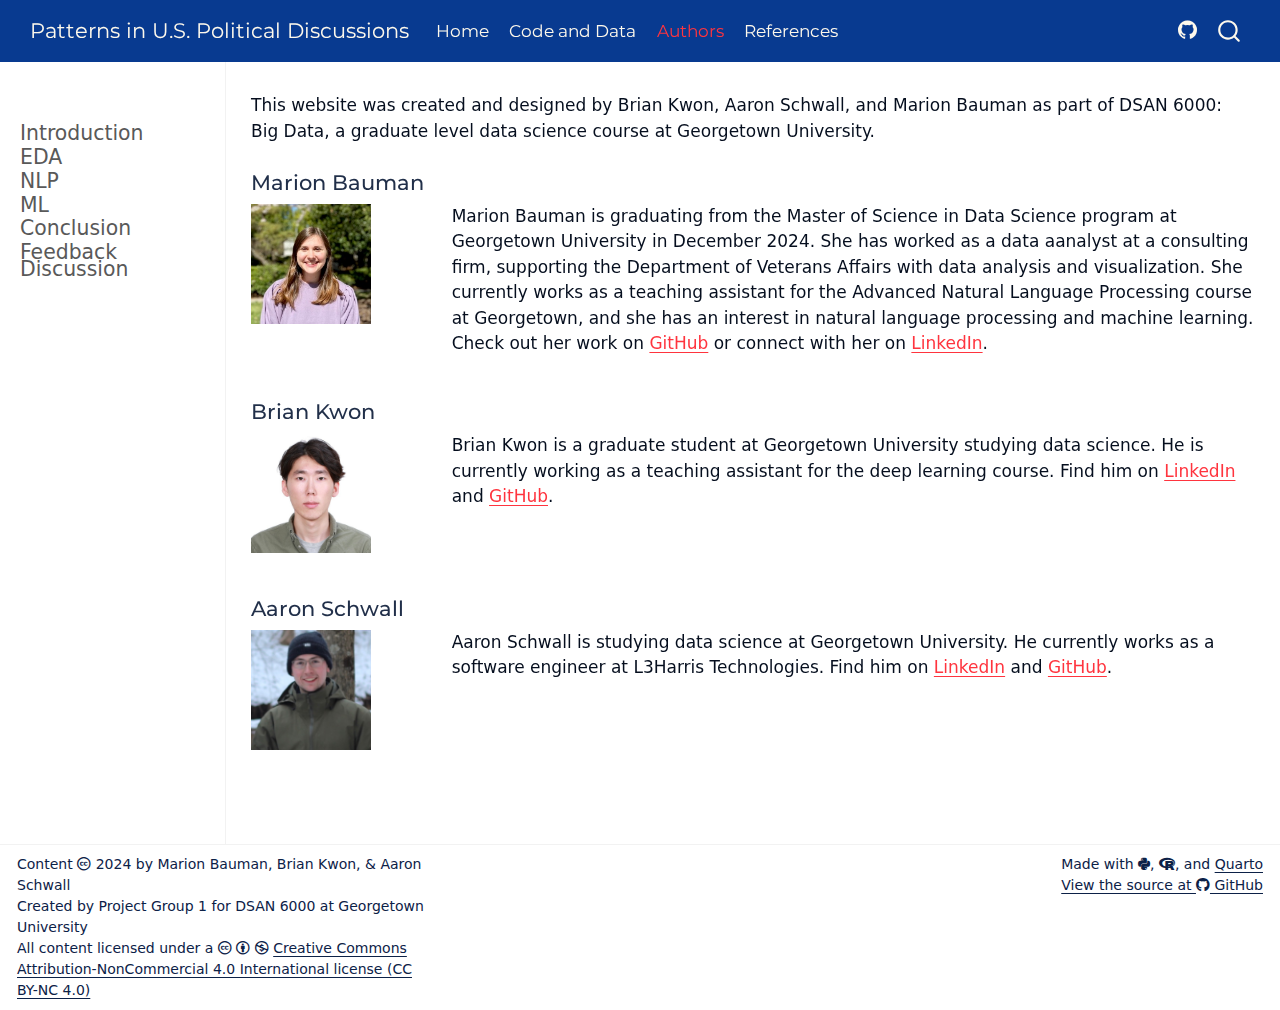
<file: docs/author.html>
<!DOCTYPE html>
<html xmlns="http://www.w3.org/1999/xhtml" lang="en" xml:lang="en"><head>

<meta charset="utf-8">
<meta name="generator" content="quarto-1.4.553">

<meta name="viewport" content="width=device-width, initial-scale=1.0, user-scalable=yes">


<title>Patterns in U.S. Political Discussions</title>
<style>
code{white-space: pre-wrap;}
span.smallcaps{font-variant: small-caps;}
div.columns{display: flex; gap: min(4vw, 1.5em);}
div.column{flex: auto; overflow-x: auto;}
div.hanging-indent{margin-left: 1.5em; text-indent: -1.5em;}
ul.task-list{list-style: none;}
ul.task-list li input[type="checkbox"] {
  width: 0.8em;
  margin: 0 0.8em 0.2em -1em; /* quarto-specific, see https://github.com/quarto-dev/quarto-cli/issues/4556 */ 
  vertical-align: middle;
}
</style>


<script src="site_libs/quarto-nav/quarto-nav.js"></script>
<script src="site_libs/quarto-nav/headroom.min.js"></script>
<script src="site_libs/clipboard/clipboard.min.js"></script>
<script src="site_libs/quarto-search/autocomplete.umd.js"></script>
<script src="site_libs/quarto-search/fuse.min.js"></script>
<script src="site_libs/quarto-search/quarto-search.js"></script>
<meta name="quarto:offset" content="./">
<script src="site_libs/quarto-html/quarto.js"></script>
<script src="site_libs/quarto-html/popper.min.js"></script>
<script src="site_libs/quarto-html/tippy.umd.min.js"></script>
<script src="site_libs/quarto-html/anchor.min.js"></script>
<link href="site_libs/quarto-html/tippy.css" rel="stylesheet">
<link href="site_libs/quarto-html/quarto-syntax-highlighting.css" rel="stylesheet" id="quarto-text-highlighting-styles">
<script src="site_libs/bootstrap/bootstrap.min.js"></script>
<link href="site_libs/bootstrap/bootstrap-icons.css" rel="stylesheet">
<link href="site_libs/bootstrap/bootstrap.min.css" rel="stylesheet" id="quarto-bootstrap" data-mode="light">
<link href="site_libs/quarto-contrib/fontawesome6-1.2.0/all.min.css" rel="stylesheet">
<link href="site_libs/quarto-contrib/fontawesome6-1.2.0/latex-fontsize.css" rel="stylesheet">
<script id="quarto-search-options" type="application/json">{
  "location": "navbar",
  "copy-button": false,
  "collapse-after": 3,
  "panel-placement": "end",
  "type": "overlay",
  "limit": 50,
  "keyboard-shortcut": [
    "f",
    "/",
    "s"
  ],
  "show-item-context": false,
  "language": {
    "search-no-results-text": "No results",
    "search-matching-documents-text": "matching documents",
    "search-copy-link-title": "Copy link to search",
    "search-hide-matches-text": "Hide additional matches",
    "search-more-match-text": "more match in this document",
    "search-more-matches-text": "more matches in this document",
    "search-clear-button-title": "Clear",
    "search-text-placeholder": "",
    "search-detached-cancel-button-title": "Cancel",
    "search-submit-button-title": "Submit",
    "search-label": "Search"
  }
}</script>


</head>

<body class="nav-sidebar docked nav-fixed">

<div id="quarto-search-results"></div>
  <header id="quarto-header" class="headroom fixed-top">
    <nav class="navbar navbar-expand-lg " data-bs-theme="dark">
      <div class="navbar-container container-fluid">
      <div class="navbar-brand-container mx-auto">
    <a class="navbar-brand" href="./index.html">
    <span class="navbar-title">Patterns in U.S. Political Discussions</span>
    </a>
  </div>
            <div id="quarto-search" class="" title="Search"></div>
          <button class="navbar-toggler" type="button" data-bs-toggle="collapse" data-bs-target="#navbarCollapse" aria-controls="navbarCollapse" aria-expanded="false" aria-label="Toggle navigation" onclick="if (window.quartoToggleHeadroom) { window.quartoToggleHeadroom(); }">
  <span class="navbar-toggler-icon"></span>
</button>
          <div class="collapse navbar-collapse" id="navbarCollapse">
            <ul class="navbar-nav navbar-nav-scroll me-auto">
  <li class="nav-item">
    <a class="nav-link" href="./../../index.html"> 
<span class="menu-text">Home</span></a>
  </li>  
  <li class="nav-item">
    <a class="nav-link" href="https://github.com/briansoonwookwon/DSAN_6000"> 
<span class="menu-text">Code and Data</span></a>
  </li>  
  <li class="nav-item">
    <a class="nav-link active" href="./author.html" aria-current="page"> 
<span class="menu-text">Authors</span></a>
  </li>  
  <li class="nav-item">
    <a class="nav-link" href="./references.html"> 
<span class="menu-text">References</span></a>
  </li>  
</ul>
            <ul class="navbar-nav navbar-nav-scroll ms-auto">
  <li class="nav-item compact">
    <a class="nav-link" href="https://github.com/briansoonwookwon/DSAN_6000"> <i class="bi bi-github" role="img">
</i> 
<span class="menu-text"></span></a>
  </li>  
</ul>
          </div> <!-- /navcollapse -->
          <div class="quarto-navbar-tools">
</div>
      </div> <!-- /container-fluid -->
    </nav>
  <nav class="quarto-secondary-nav">
    <div class="container-fluid d-flex">
      <button type="button" class="quarto-btn-toggle btn" data-bs-toggle="collapse" data-bs-target=".quarto-sidebar-collapse-item" aria-controls="quarto-sidebar" aria-expanded="false" aria-label="Toggle sidebar navigation" onclick="if (window.quartoToggleHeadroom) { window.quartoToggleHeadroom(); }">
        <i class="bi bi-layout-text-sidebar-reverse"></i>
      </button>
        <nav class="quarto-page-breadcrumbs" aria-label="breadcrumb"><ol class="breadcrumb"></ol></nav>
        <a class="flex-grow-1" role="button" data-bs-toggle="collapse" data-bs-target=".quarto-sidebar-collapse-item" aria-controls="quarto-sidebar" aria-expanded="false" aria-label="Toggle sidebar navigation" onclick="if (window.quartoToggleHeadroom) { window.quartoToggleHeadroom(); }">      
        </a>
      <button type="button" class="btn quarto-search-button" aria-label="" onclick="window.quartoOpenSearch();">
        <i class="bi bi-search"></i>
      </button>
    </div>
  </nav>
</header>
<!-- content -->
<div id="quarto-content" class="quarto-container page-columns page-rows-contents page-layout-full page-navbar">
<!-- sidebar -->
  <nav id="quarto-sidebar" class="sidebar collapse collapse-horizontal quarto-sidebar-collapse-item sidebar-navigation docked overflow-auto">
        <div class="mt-2 flex-shrink-0 align-items-center">
        <div class="sidebar-search">
        <div id="quarto-search" class="" title="Search"></div>
        </div>
        </div>
    <div class="sidebar-menu-container"> 
    <ul class="list-unstyled mt-1">
        <li class="sidebar-item">
  <div class="sidebar-item-container"> 
  <a href="./index.html" class="sidebar-item-text sidebar-link">
 <span class="menu-text">Introduction</span></a>
  </div>
</li>
        <li class="sidebar-item">
  <div class="sidebar-item-container"> 
  <a href="./eda.html" class="sidebar-item-text sidebar-link">
 <span class="menu-text">EDA</span></a>
  </div>
</li>
        <li class="sidebar-item">
  <div class="sidebar-item-container"> 
  <a href="./nlp.html" class="sidebar-item-text sidebar-link">
 <span class="menu-text">NLP</span></a>
  </div>
</li>
        <li class="sidebar-item">
  <div class="sidebar-item-container"> 
  <a href="./ml.html" class="sidebar-item-text sidebar-link">
 <span class="menu-text">ML</span></a>
  </div>
</li>
        <li class="sidebar-item">
  <div class="sidebar-item-container"> 
  <a href="./summary.html" class="sidebar-item-text sidebar-link">
 <span class="menu-text">Conclusion</span></a>
  </div>
</li>
        <li class="sidebar-item">
  <div class="sidebar-item-container"> 
  <a href="./feedback.html" class="sidebar-item-text sidebar-link">
 <span class="menu-text">Feedback Discussion</span></a>
  </div>
</li>
    </ul>
    </div>
</nav>
<div id="quarto-sidebar-glass" class="quarto-sidebar-collapse-item" data-bs-toggle="collapse" data-bs-target=".quarto-sidebar-collapse-item"></div>
<!-- margin-sidebar -->
    <div id="quarto-margin-sidebar" class="sidebar margin-sidebar zindex-bottom">
        
    </div>
<!-- main -->
<main class="content column-page-right" id="quarto-document-content">




<p>This website was created and designed by Brian Kwon, Aaron Schwall, and Marion Bauman as part of DSAN 6000: Big Data, a graduate level data science course at Georgetown University.</p>
<section id="marion-bauman" class="level4">
<h4 class="anchored" data-anchor-id="marion-bauman">Marion Bauman</h4>
<div class="columns">
<div class="column" style="width:15%;">
<p><img src="imgs/marion.jpeg" class="img-fluid" style="width:80.0%"></p>
</div><div class="column" style="width:5%;">

</div><div class="column" style="width:80%;">
<p>Marion Bauman is graduating from the Master of Science in Data Science program at Georgetown University in December 2024. She has worked as a data aanalyst at a consulting firm, supporting the Department of Veterans Affairs with data analysis and visualization. She currently works as a teaching assistant for the Advanced Natural Language Processing course at Georgetown, and she has an interest in natural language processing and machine learning. Check out her work on <a href="https://github.com/mfgeary">GitHub</a> or connect with her on <a href="https://www.linkedin.com/in/marion-geary-bauman/">LinkedIn</a>.</p>
</div>
</div>
</section>
<section id="brian-kwon" class="level4">
<h4 class="anchored" data-anchor-id="brian-kwon">Brian Kwon</h4>
<div class="columns">
<div class="column" style="width:15%;">
<p><img src="imgs/brian.jpeg" class="img-fluid" style="width:80.0%"></p>
</div><div class="column" style="width:5%;">

</div><div class="column" style="width:80%;">
<p>Brian Kwon is a graduate student at Georgetown University studying data science. He is currently working as a teaching assistant for the deep learning course. Find him on <a href="https://www.linkedin.com/in/brian-kwon-b4258317a/">LinkedIn</a> and <a href="https://github.com/briansoonwookwon">GitHub</a>.</p>
</div>
</div>
</section>
<section id="aaron-schwall" class="level4">
<h4 class="anchored" data-anchor-id="aaron-schwall">Aaron Schwall</h4>
<div class="columns">
<div class="column" style="width:15%;">
<p><img src="imgs/aaron.jpeg" class="img-fluid" style="width:80.0%"></p>
</div><div class="column" style="width:5%;">

</div><div class="column" style="width:80%;">
<p>Aaron Schwall is studying data science at Georgetown University. He currently works as a software engineer at L3Harris Technologies. Find him on <a href="https://www.linkedin.com/in/aaron-schwall-1043a719a/">LinkedIn</a> and <a href="https://github.com/aaron-sch">GitHub</a>.</p>
</div>
</div>


</section>

<a onclick="window.scrollTo(0, 0); return false;" role="button" id="quarto-back-to-top"><i class="bi bi-arrow-up"></i> Back to top</a></main> <!-- /main -->
<script id="quarto-html-after-body" type="application/javascript">
window.document.addEventListener("DOMContentLoaded", function (event) {
  const toggleBodyColorMode = (bsSheetEl) => {
    const mode = bsSheetEl.getAttribute("data-mode");
    const bodyEl = window.document.querySelector("body");
    if (mode === "dark") {
      bodyEl.classList.add("quarto-dark");
      bodyEl.classList.remove("quarto-light");
    } else {
      bodyEl.classList.add("quarto-light");
      bodyEl.classList.remove("quarto-dark");
    }
  }
  const toggleBodyColorPrimary = () => {
    const bsSheetEl = window.document.querySelector("link#quarto-bootstrap");
    if (bsSheetEl) {
      toggleBodyColorMode(bsSheetEl);
    }
  }
  toggleBodyColorPrimary();  
  const icon = "";
  const anchorJS = new window.AnchorJS();
  anchorJS.options = {
    placement: 'right',
    icon: icon
  };
  anchorJS.add('.anchored');
  const isCodeAnnotation = (el) => {
    for (const clz of el.classList) {
      if (clz.startsWith('code-annotation-')) {                     
        return true;
      }
    }
    return false;
  }
  const clipboard = new window.ClipboardJS('.code-copy-button', {
    text: function(trigger) {
      const codeEl = trigger.previousElementSibling.cloneNode(true);
      for (const childEl of codeEl.children) {
        if (isCodeAnnotation(childEl)) {
          childEl.remove();
        }
      }
      return codeEl.innerText;
    }
  });
  clipboard.on('success', function(e) {
    // button target
    const button = e.trigger;
    // don't keep focus
    button.blur();
    // flash "checked"
    button.classList.add('code-copy-button-checked');
    var currentTitle = button.getAttribute("title");
    button.setAttribute("title", "Copied!");
    let tooltip;
    if (window.bootstrap) {
      button.setAttribute("data-bs-toggle", "tooltip");
      button.setAttribute("data-bs-placement", "left");
      button.setAttribute("data-bs-title", "Copied!");
      tooltip = new bootstrap.Tooltip(button, 
        { trigger: "manual", 
          customClass: "code-copy-button-tooltip",
          offset: [0, -8]});
      tooltip.show();    
    }
    setTimeout(function() {
      if (tooltip) {
        tooltip.hide();
        button.removeAttribute("data-bs-title");
        button.removeAttribute("data-bs-toggle");
        button.removeAttribute("data-bs-placement");
      }
      button.setAttribute("title", currentTitle);
      button.classList.remove('code-copy-button-checked');
    }, 1000);
    // clear code selection
    e.clearSelection();
  });
    var localhostRegex = new RegExp(/^(?:http|https):\/\/localhost\:?[0-9]*\//);
    var mailtoRegex = new RegExp(/^mailto:/);
      var filterRegex = new RegExp('/' + window.location.host + '/');
    var isInternal = (href) => {
        return filterRegex.test(href) || localhostRegex.test(href) || mailtoRegex.test(href);
    }
    // Inspect non-navigation links and adorn them if external
 	var links = window.document.querySelectorAll('a[href]:not(.nav-link):not(.navbar-brand):not(.toc-action):not(.sidebar-link):not(.sidebar-item-toggle):not(.pagination-link):not(.no-external):not([aria-hidden]):not(.dropdown-item):not(.quarto-navigation-tool)');
    for (var i=0; i<links.length; i++) {
      const link = links[i];
      if (!isInternal(link.href)) {
        // undo the damage that might have been done by quarto-nav.js in the case of
        // links that we want to consider external
        if (link.dataset.originalHref !== undefined) {
          link.href = link.dataset.originalHref;
        }
      }
    }
  function tippyHover(el, contentFn, onTriggerFn, onUntriggerFn) {
    const config = {
      allowHTML: true,
      maxWidth: 500,
      delay: 100,
      arrow: false,
      appendTo: function(el) {
          return el.parentElement;
      },
      interactive: true,
      interactiveBorder: 10,
      theme: 'quarto',
      placement: 'bottom-start',
    };
    if (contentFn) {
      config.content = contentFn;
    }
    if (onTriggerFn) {
      config.onTrigger = onTriggerFn;
    }
    if (onUntriggerFn) {
      config.onUntrigger = onUntriggerFn;
    }
    window.tippy(el, config); 
  }
  const noterefs = window.document.querySelectorAll('a[role="doc-noteref"]');
  for (var i=0; i<noterefs.length; i++) {
    const ref = noterefs[i];
    tippyHover(ref, function() {
      // use id or data attribute instead here
      let href = ref.getAttribute('data-footnote-href') || ref.getAttribute('href');
      try { href = new URL(href).hash; } catch {}
      const id = href.replace(/^#\/?/, "");
      const note = window.document.getElementById(id);
      if (note) {
        return note.innerHTML;
      } else {
        return "";
      }
    });
  }
  const xrefs = window.document.querySelectorAll('a.quarto-xref');
  const processXRef = (id, note) => {
    // Strip column container classes
    const stripColumnClz = (el) => {
      el.classList.remove("page-full", "page-columns");
      if (el.children) {
        for (const child of el.children) {
          stripColumnClz(child);
        }
      }
    }
    stripColumnClz(note)
    if (id === null || id.startsWith('sec-')) {
      // Special case sections, only their first couple elements
      const container = document.createElement("div");
      if (note.children && note.children.length > 2) {
        container.appendChild(note.children[0].cloneNode(true));
        for (let i = 1; i < note.children.length; i++) {
          const child = note.children[i];
          if (child.tagName === "P" && child.innerText === "") {
            continue;
          } else {
            container.appendChild(child.cloneNode(true));
            break;
          }
        }
        if (window.Quarto?.typesetMath) {
          window.Quarto.typesetMath(container);
        }
        return container.innerHTML
      } else {
        if (window.Quarto?.typesetMath) {
          window.Quarto.typesetMath(note);
        }
        return note.innerHTML;
      }
    } else {
      // Remove any anchor links if they are present
      const anchorLink = note.querySelector('a.anchorjs-link');
      if (anchorLink) {
        anchorLink.remove();
      }
      if (window.Quarto?.typesetMath) {
        window.Quarto.typesetMath(note);
      }
      // TODO in 1.5, we should make sure this works without a callout special case
      if (note.classList.contains("callout")) {
        return note.outerHTML;
      } else {
        return note.innerHTML;
      }
    }
  }
  for (var i=0; i<xrefs.length; i++) {
    const xref = xrefs[i];
    tippyHover(xref, undefined, function(instance) {
      instance.disable();
      let url = xref.getAttribute('href');
      let hash = undefined; 
      if (url.startsWith('#')) {
        hash = url;
      } else {
        try { hash = new URL(url).hash; } catch {}
      }
      if (hash) {
        const id = hash.replace(/^#\/?/, "");
        const note = window.document.getElementById(id);
        if (note !== null) {
          try {
            const html = processXRef(id, note.cloneNode(true));
            instance.setContent(html);
          } finally {
            instance.enable();
            instance.show();
          }
        } else {
          // See if we can fetch this
          fetch(url.split('#')[0])
          .then(res => res.text())
          .then(html => {
            const parser = new DOMParser();
            const htmlDoc = parser.parseFromString(html, "text/html");
            const note = htmlDoc.getElementById(id);
            if (note !== null) {
              const html = processXRef(id, note);
              instance.setContent(html);
            } 
          }).finally(() => {
            instance.enable();
            instance.show();
          });
        }
      } else {
        // See if we can fetch a full url (with no hash to target)
        // This is a special case and we should probably do some content thinning / targeting
        fetch(url)
        .then(res => res.text())
        .then(html => {
          const parser = new DOMParser();
          const htmlDoc = parser.parseFromString(html, "text/html");
          const note = htmlDoc.querySelector('main.content');
          if (note !== null) {
            // This should only happen for chapter cross references
            // (since there is no id in the URL)
            // remove the first header
            if (note.children.length > 0 && note.children[0].tagName === "HEADER") {
              note.children[0].remove();
            }
            const html = processXRef(null, note);
            instance.setContent(html);
          } 
        }).finally(() => {
          instance.enable();
          instance.show();
        });
      }
    }, function(instance) {
    });
  }
      let selectedAnnoteEl;
      const selectorForAnnotation = ( cell, annotation) => {
        let cellAttr = 'data-code-cell="' + cell + '"';
        let lineAttr = 'data-code-annotation="' +  annotation + '"';
        const selector = 'span[' + cellAttr + '][' + lineAttr + ']';
        return selector;
      }
      const selectCodeLines = (annoteEl) => {
        const doc = window.document;
        const targetCell = annoteEl.getAttribute("data-target-cell");
        const targetAnnotation = annoteEl.getAttribute("data-target-annotation");
        const annoteSpan = window.document.querySelector(selectorForAnnotation(targetCell, targetAnnotation));
        const lines = annoteSpan.getAttribute("data-code-lines").split(",");
        const lineIds = lines.map((line) => {
          return targetCell + "-" + line;
        })
        let top = null;
        let height = null;
        let parent = null;
        if (lineIds.length > 0) {
            //compute the position of the single el (top and bottom and make a div)
            const el = window.document.getElementById(lineIds[0]);
            top = el.offsetTop;
            height = el.offsetHeight;
            parent = el.parentElement.parentElement;
          if (lineIds.length > 1) {
            const lastEl = window.document.getElementById(lineIds[lineIds.length - 1]);
            const bottom = lastEl.offsetTop + lastEl.offsetHeight;
            height = bottom - top;
          }
          if (top !== null && height !== null && parent !== null) {
            // cook up a div (if necessary) and position it 
            let div = window.document.getElementById("code-annotation-line-highlight");
            if (div === null) {
              div = window.document.createElement("div");
              div.setAttribute("id", "code-annotation-line-highlight");
              div.style.position = 'absolute';
              parent.appendChild(div);
            }
            div.style.top = top - 2 + "px";
            div.style.height = height + 4 + "px";
            div.style.left = 0;
            let gutterDiv = window.document.getElementById("code-annotation-line-highlight-gutter");
            if (gutterDiv === null) {
              gutterDiv = window.document.createElement("div");
              gutterDiv.setAttribute("id", "code-annotation-line-highlight-gutter");
              gutterDiv.style.position = 'absolute';
              const codeCell = window.document.getElementById(targetCell);
              const gutter = codeCell.querySelector('.code-annotation-gutter');
              gutter.appendChild(gutterDiv);
            }
            gutterDiv.style.top = top - 2 + "px";
            gutterDiv.style.height = height + 4 + "px";
          }
          selectedAnnoteEl = annoteEl;
        }
      };
      const unselectCodeLines = () => {
        const elementsIds = ["code-annotation-line-highlight", "code-annotation-line-highlight-gutter"];
        elementsIds.forEach((elId) => {
          const div = window.document.getElementById(elId);
          if (div) {
            div.remove();
          }
        });
        selectedAnnoteEl = undefined;
      };
        // Handle positioning of the toggle
    window.addEventListener(
      "resize",
      throttle(() => {
        elRect = undefined;
        if (selectedAnnoteEl) {
          selectCodeLines(selectedAnnoteEl);
        }
      }, 10)
    );
    function throttle(fn, ms) {
    let throttle = false;
    let timer;
      return (...args) => {
        if(!throttle) { // first call gets through
            fn.apply(this, args);
            throttle = true;
        } else { // all the others get throttled
            if(timer) clearTimeout(timer); // cancel #2
            timer = setTimeout(() => {
              fn.apply(this, args);
              timer = throttle = false;
            }, ms);
        }
      };
    }
      // Attach click handler to the DT
      const annoteDls = window.document.querySelectorAll('dt[data-target-cell]');
      for (const annoteDlNode of annoteDls) {
        annoteDlNode.addEventListener('click', (event) => {
          const clickedEl = event.target;
          if (clickedEl !== selectedAnnoteEl) {
            unselectCodeLines();
            const activeEl = window.document.querySelector('dt[data-target-cell].code-annotation-active');
            if (activeEl) {
              activeEl.classList.remove('code-annotation-active');
            }
            selectCodeLines(clickedEl);
            clickedEl.classList.add('code-annotation-active');
          } else {
            // Unselect the line
            unselectCodeLines();
            clickedEl.classList.remove('code-annotation-active');
          }
        });
      }
  const findCites = (el) => {
    const parentEl = el.parentElement;
    if (parentEl) {
      const cites = parentEl.dataset.cites;
      if (cites) {
        return {
          el,
          cites: cites.split(' ')
        };
      } else {
        return findCites(el.parentElement)
      }
    } else {
      return undefined;
    }
  };
  var bibliorefs = window.document.querySelectorAll('a[role="doc-biblioref"]');
  for (var i=0; i<bibliorefs.length; i++) {
    const ref = bibliorefs[i];
    const citeInfo = findCites(ref);
    if (citeInfo) {
      tippyHover(citeInfo.el, function() {
        var popup = window.document.createElement('div');
        citeInfo.cites.forEach(function(cite) {
          var citeDiv = window.document.createElement('div');
          citeDiv.classList.add('hanging-indent');
          citeDiv.classList.add('csl-entry');
          var biblioDiv = window.document.getElementById('ref-' + cite);
          if (biblioDiv) {
            citeDiv.innerHTML = biblioDiv.innerHTML;
          }
          popup.appendChild(citeDiv);
        });
        return popup.innerHTML;
      });
    }
  }
});
</script>
</div> <!-- /content -->
<footer class="footer">
  <div class="nav-footer">
    <div class="nav-footer-left">
<p>Content <i class="fa-brands fa-creative-commons" aria-label="creative-commons"></i> 2024 by Marion Bauman, Brian Kwon, &amp; Aaron Schwall <br> Created by Project Group 1 for DSAN 6000 at Georgetown University <br> All content licensed under a <i class="fa-brands fa-creative-commons" aria-label="creative-commons"></i> <i class="fa-brands fa-creative-commons-by" aria-label="creative-commons-by"></i> <i class="fa-brands fa-creative-commons-nc" aria-label="creative-commons-nc"></i> <a href="https://creativecommons.org/licenses/by-nc/4.0/">Creative Commons Attribution-NonCommercial 4.0 International license (CC BY-NC 4.0)</a></p>
</div>   
    <div class="nav-footer-center">
      &nbsp;
    </div>
    <div class="nav-footer-right">
<p>Made with <i class="fa-brands fa-python" aria-label="python"></i>, <i class="fa-brands fa-r-project" aria-label="r-project"></i>, and <a href="https://quarto.org/">Quarto</a><br> <a href="https://github.com/briansoonwookwon/DSAN_6000">View the source at <i class="fa-brands fa-github" aria-label="github"></i> GitHub</a></p>
</div>
  </div>
</footer>




</body></html>
</file>
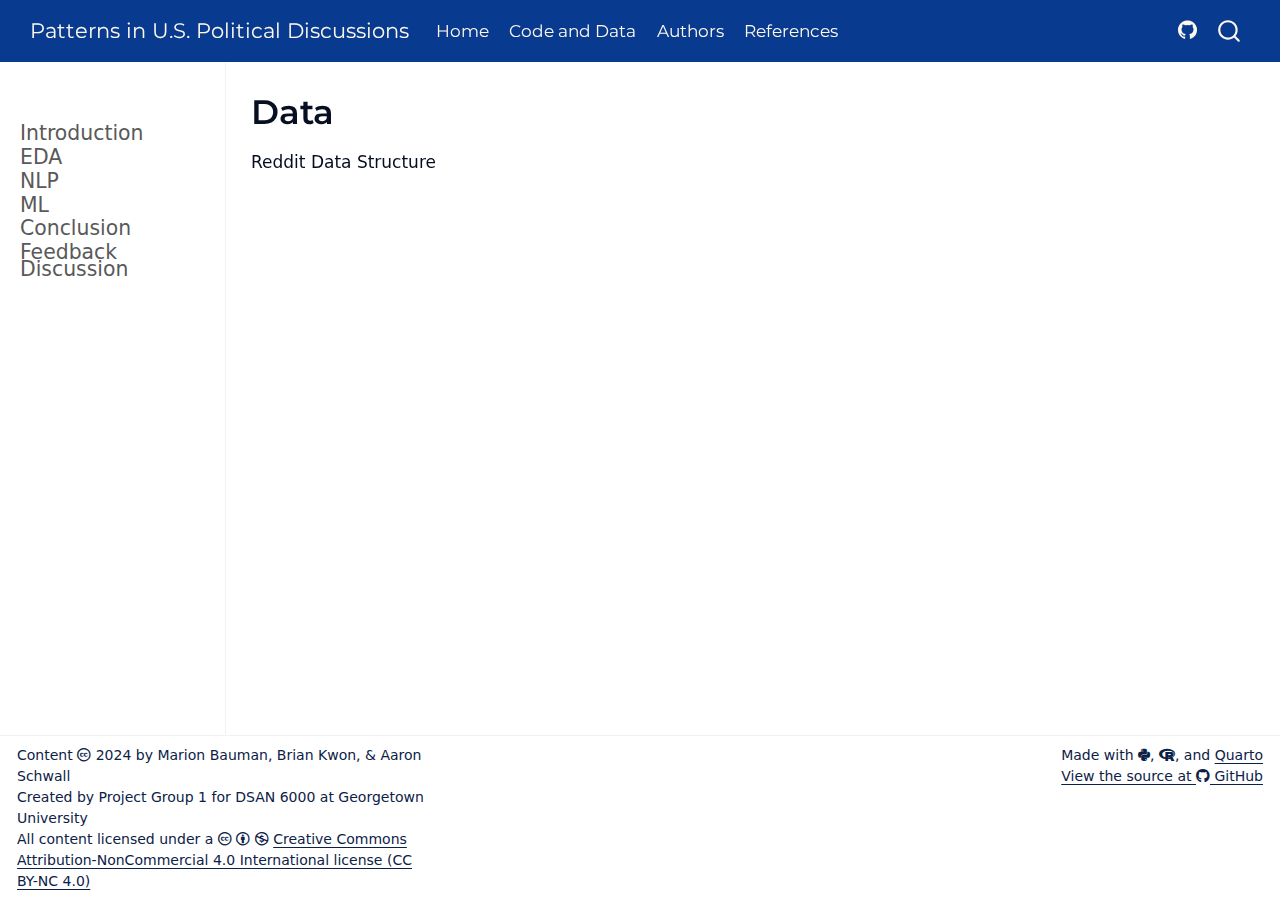
<file: docs/data.html>
<!DOCTYPE html>
<html xmlns="http://www.w3.org/1999/xhtml" lang="en" xml:lang="en"><head>

<meta charset="utf-8">
<meta name="generator" content="quarto-1.4.553">

<meta name="viewport" content="width=device-width, initial-scale=1.0, user-scalable=yes">


<title>Patterns in U.S. Political Discussions - Data</title>
<style>
code{white-space: pre-wrap;}
span.smallcaps{font-variant: small-caps;}
div.columns{display: flex; gap: min(4vw, 1.5em);}
div.column{flex: auto; overflow-x: auto;}
div.hanging-indent{margin-left: 1.5em; text-indent: -1.5em;}
ul.task-list{list-style: none;}
ul.task-list li input[type="checkbox"] {
  width: 0.8em;
  margin: 0 0.8em 0.2em -1em; /* quarto-specific, see https://github.com/quarto-dev/quarto-cli/issues/4556 */ 
  vertical-align: middle;
}
</style>


<script src="site_libs/quarto-nav/quarto-nav.js"></script>
<script src="site_libs/quarto-nav/headroom.min.js"></script>
<script src="site_libs/clipboard/clipboard.min.js"></script>
<script src="site_libs/quarto-search/autocomplete.umd.js"></script>
<script src="site_libs/quarto-search/fuse.min.js"></script>
<script src="site_libs/quarto-search/quarto-search.js"></script>
<meta name="quarto:offset" content="./">
<script src="site_libs/quarto-html/quarto.js"></script>
<script src="site_libs/quarto-html/popper.min.js"></script>
<script src="site_libs/quarto-html/tippy.umd.min.js"></script>
<script src="site_libs/quarto-html/anchor.min.js"></script>
<link href="site_libs/quarto-html/tippy.css" rel="stylesheet">
<link href="site_libs/quarto-html/quarto-syntax-highlighting.css" rel="stylesheet" id="quarto-text-highlighting-styles">
<script src="site_libs/bootstrap/bootstrap.min.js"></script>
<link href="site_libs/bootstrap/bootstrap-icons.css" rel="stylesheet">
<link href="site_libs/bootstrap/bootstrap.min.css" rel="stylesheet" id="quarto-bootstrap" data-mode="light">
<link href="site_libs/quarto-contrib/fontawesome6-1.2.0/all.min.css" rel="stylesheet">
<link href="site_libs/quarto-contrib/fontawesome6-1.2.0/latex-fontsize.css" rel="stylesheet">
<script id="quarto-search-options" type="application/json">{
  "location": "navbar",
  "copy-button": false,
  "collapse-after": 3,
  "panel-placement": "end",
  "type": "overlay",
  "limit": 50,
  "keyboard-shortcut": [
    "f",
    "/",
    "s"
  ],
  "show-item-context": false,
  "language": {
    "search-no-results-text": "No results",
    "search-matching-documents-text": "matching documents",
    "search-copy-link-title": "Copy link to search",
    "search-hide-matches-text": "Hide additional matches",
    "search-more-match-text": "more match in this document",
    "search-more-matches-text": "more matches in this document",
    "search-clear-button-title": "Clear",
    "search-text-placeholder": "",
    "search-detached-cancel-button-title": "Cancel",
    "search-submit-button-title": "Submit",
    "search-label": "Search"
  }
}</script>


</head>

<body class="nav-sidebar docked nav-fixed">

<div id="quarto-search-results"></div>
  <header id="quarto-header" class="headroom fixed-top">
    <nav class="navbar navbar-expand-lg " data-bs-theme="dark">
      <div class="navbar-container container-fluid">
      <div class="navbar-brand-container mx-auto">
    <a class="navbar-brand" href="./index.html">
    <span class="navbar-title">Patterns in U.S. Political Discussions</span>
    </a>
  </div>
            <div id="quarto-search" class="" title="Search"></div>
          <button class="navbar-toggler" type="button" data-bs-toggle="collapse" data-bs-target="#navbarCollapse" aria-controls="navbarCollapse" aria-expanded="false" aria-label="Toggle navigation" onclick="if (window.quartoToggleHeadroom) { window.quartoToggleHeadroom(); }">
  <span class="navbar-toggler-icon"></span>
</button>
          <div class="collapse navbar-collapse" id="navbarCollapse">
            <ul class="navbar-nav navbar-nav-scroll me-auto">
  <li class="nav-item">
    <a class="nav-link" href="./../../index.html"> 
<span class="menu-text">Home</span></a>
  </li>  
  <li class="nav-item">
    <a class="nav-link" href="https://github.com/briansoonwookwon/DSAN_6000"> 
<span class="menu-text">Code and Data</span></a>
  </li>  
  <li class="nav-item">
    <a class="nav-link" href="./author.html"> 
<span class="menu-text">Authors</span></a>
  </li>  
  <li class="nav-item">
    <a class="nav-link" href="./references.html"> 
<span class="menu-text">References</span></a>
  </li>  
</ul>
            <ul class="navbar-nav navbar-nav-scroll ms-auto">
  <li class="nav-item compact">
    <a class="nav-link" href="https://github.com/briansoonwookwon/DSAN_6000"> <i class="bi bi-github" role="img">
</i> 
<span class="menu-text"></span></a>
  </li>  
</ul>
          </div> <!-- /navcollapse -->
          <div class="quarto-navbar-tools">
</div>
      </div> <!-- /container-fluid -->
    </nav>
  <nav class="quarto-secondary-nav">
    <div class="container-fluid d-flex">
      <button type="button" class="quarto-btn-toggle btn" data-bs-toggle="collapse" data-bs-target=".quarto-sidebar-collapse-item" aria-controls="quarto-sidebar" aria-expanded="false" aria-label="Toggle sidebar navigation" onclick="if (window.quartoToggleHeadroom) { window.quartoToggleHeadroom(); }">
        <i class="bi bi-layout-text-sidebar-reverse"></i>
      </button>
        <nav class="quarto-page-breadcrumbs" aria-label="breadcrumb"><ol class="breadcrumb"><li class="breadcrumb-item">Data</li></ol></nav>
        <a class="flex-grow-1" role="button" data-bs-toggle="collapse" data-bs-target=".quarto-sidebar-collapse-item" aria-controls="quarto-sidebar" aria-expanded="false" aria-label="Toggle sidebar navigation" onclick="if (window.quartoToggleHeadroom) { window.quartoToggleHeadroom(); }">      
        </a>
      <button type="button" class="btn quarto-search-button" aria-label="" onclick="window.quartoOpenSearch();">
        <i class="bi bi-search"></i>
      </button>
    </div>
  </nav>
</header>
<!-- content -->
<div id="quarto-content" class="quarto-container page-columns page-rows-contents page-layout-full page-navbar">
<!-- sidebar -->
  <nav id="quarto-sidebar" class="sidebar collapse collapse-horizontal quarto-sidebar-collapse-item sidebar-navigation docked overflow-auto">
        <div class="mt-2 flex-shrink-0 align-items-center">
        <div class="sidebar-search">
        <div id="quarto-search" class="" title="Search"></div>
        </div>
        </div>
    <div class="sidebar-menu-container"> 
    <ul class="list-unstyled mt-1">
        <li class="sidebar-item">
  <div class="sidebar-item-container"> 
  <a href="./index.html" class="sidebar-item-text sidebar-link">
 <span class="menu-text">Introduction</span></a>
  </div>
</li>
        <li class="sidebar-item">
  <div class="sidebar-item-container"> 
  <a href="./eda.html" class="sidebar-item-text sidebar-link">
 <span class="menu-text">EDA</span></a>
  </div>
</li>
        <li class="sidebar-item">
  <div class="sidebar-item-container"> 
  <a href="./nlp.html" class="sidebar-item-text sidebar-link">
 <span class="menu-text">NLP</span></a>
  </div>
</li>
        <li class="sidebar-item">
  <div class="sidebar-item-container"> 
  <a href="./ml.html" class="sidebar-item-text sidebar-link">
 <span class="menu-text">ML</span></a>
  </div>
</li>
        <li class="sidebar-item">
  <div class="sidebar-item-container"> 
  <a href="./summary.html" class="sidebar-item-text sidebar-link">
 <span class="menu-text">Conclusion</span></a>
  </div>
</li>
        <li class="sidebar-item">
  <div class="sidebar-item-container"> 
  <a href="./feedback.html" class="sidebar-item-text sidebar-link">
 <span class="menu-text">Feedback Discussion</span></a>
  </div>
</li>
    </ul>
    </div>
</nav>
<div id="quarto-sidebar-glass" class="quarto-sidebar-collapse-item" data-bs-toggle="collapse" data-bs-target=".quarto-sidebar-collapse-item"></div>
<!-- margin-sidebar -->
    <div id="quarto-margin-sidebar" class="sidebar margin-sidebar zindex-bottom">
        
    </div>
<!-- main -->
<main class="content column-page-right" id="quarto-document-content">

<header id="title-block-header" class="quarto-title-block default">
<div class="quarto-title">
<h1 class="title">Data</h1>
</div>



<div class="quarto-title-meta column-page-right">

    
  
    
  </div>
  


</header>


<p>Reddit Data Structure</p>



<a onclick="window.scrollTo(0, 0); return false;" role="button" id="quarto-back-to-top"><i class="bi bi-arrow-up"></i> Back to top</a></main> <!-- /main -->
<script id="quarto-html-after-body" type="application/javascript">
window.document.addEventListener("DOMContentLoaded", function (event) {
  const toggleBodyColorMode = (bsSheetEl) => {
    const mode = bsSheetEl.getAttribute("data-mode");
    const bodyEl = window.document.querySelector("body");
    if (mode === "dark") {
      bodyEl.classList.add("quarto-dark");
      bodyEl.classList.remove("quarto-light");
    } else {
      bodyEl.classList.add("quarto-light");
      bodyEl.classList.remove("quarto-dark");
    }
  }
  const toggleBodyColorPrimary = () => {
    const bsSheetEl = window.document.querySelector("link#quarto-bootstrap");
    if (bsSheetEl) {
      toggleBodyColorMode(bsSheetEl);
    }
  }
  toggleBodyColorPrimary();  
  const icon = "";
  const anchorJS = new window.AnchorJS();
  anchorJS.options = {
    placement: 'right',
    icon: icon
  };
  anchorJS.add('.anchored');
  const isCodeAnnotation = (el) => {
    for (const clz of el.classList) {
      if (clz.startsWith('code-annotation-')) {                     
        return true;
      }
    }
    return false;
  }
  const clipboard = new window.ClipboardJS('.code-copy-button', {
    text: function(trigger) {
      const codeEl = trigger.previousElementSibling.cloneNode(true);
      for (const childEl of codeEl.children) {
        if (isCodeAnnotation(childEl)) {
          childEl.remove();
        }
      }
      return codeEl.innerText;
    }
  });
  clipboard.on('success', function(e) {
    // button target
    const button = e.trigger;
    // don't keep focus
    button.blur();
    // flash "checked"
    button.classList.add('code-copy-button-checked');
    var currentTitle = button.getAttribute("title");
    button.setAttribute("title", "Copied!");
    let tooltip;
    if (window.bootstrap) {
      button.setAttribute("data-bs-toggle", "tooltip");
      button.setAttribute("data-bs-placement", "left");
      button.setAttribute("data-bs-title", "Copied!");
      tooltip = new bootstrap.Tooltip(button, 
        { trigger: "manual", 
          customClass: "code-copy-button-tooltip",
          offset: [0, -8]});
      tooltip.show();    
    }
    setTimeout(function() {
      if (tooltip) {
        tooltip.hide();
        button.removeAttribute("data-bs-title");
        button.removeAttribute("data-bs-toggle");
        button.removeAttribute("data-bs-placement");
      }
      button.setAttribute("title", currentTitle);
      button.classList.remove('code-copy-button-checked');
    }, 1000);
    // clear code selection
    e.clearSelection();
  });
    var localhostRegex = new RegExp(/^(?:http|https):\/\/localhost\:?[0-9]*\//);
    var mailtoRegex = new RegExp(/^mailto:/);
      var filterRegex = new RegExp('/' + window.location.host + '/');
    var isInternal = (href) => {
        return filterRegex.test(href) || localhostRegex.test(href) || mailtoRegex.test(href);
    }
    // Inspect non-navigation links and adorn them if external
 	var links = window.document.querySelectorAll('a[href]:not(.nav-link):not(.navbar-brand):not(.toc-action):not(.sidebar-link):not(.sidebar-item-toggle):not(.pagination-link):not(.no-external):not([aria-hidden]):not(.dropdown-item):not(.quarto-navigation-tool)');
    for (var i=0; i<links.length; i++) {
      const link = links[i];
      if (!isInternal(link.href)) {
        // undo the damage that might have been done by quarto-nav.js in the case of
        // links that we want to consider external
        if (link.dataset.originalHref !== undefined) {
          link.href = link.dataset.originalHref;
        }
      }
    }
  function tippyHover(el, contentFn, onTriggerFn, onUntriggerFn) {
    const config = {
      allowHTML: true,
      maxWidth: 500,
      delay: 100,
      arrow: false,
      appendTo: function(el) {
          return el.parentElement;
      },
      interactive: true,
      interactiveBorder: 10,
      theme: 'quarto',
      placement: 'bottom-start',
    };
    if (contentFn) {
      config.content = contentFn;
    }
    if (onTriggerFn) {
      config.onTrigger = onTriggerFn;
    }
    if (onUntriggerFn) {
      config.onUntrigger = onUntriggerFn;
    }
    window.tippy(el, config); 
  }
  const noterefs = window.document.querySelectorAll('a[role="doc-noteref"]');
  for (var i=0; i<noterefs.length; i++) {
    const ref = noterefs[i];
    tippyHover(ref, function() {
      // use id or data attribute instead here
      let href = ref.getAttribute('data-footnote-href') || ref.getAttribute('href');
      try { href = new URL(href).hash; } catch {}
      const id = href.replace(/^#\/?/, "");
      const note = window.document.getElementById(id);
      if (note) {
        return note.innerHTML;
      } else {
        return "";
      }
    });
  }
  const xrefs = window.document.querySelectorAll('a.quarto-xref');
  const processXRef = (id, note) => {
    // Strip column container classes
    const stripColumnClz = (el) => {
      el.classList.remove("page-full", "page-columns");
      if (el.children) {
        for (const child of el.children) {
          stripColumnClz(child);
        }
      }
    }
    stripColumnClz(note)
    if (id === null || id.startsWith('sec-')) {
      // Special case sections, only their first couple elements
      const container = document.createElement("div");
      if (note.children && note.children.length > 2) {
        container.appendChild(note.children[0].cloneNode(true));
        for (let i = 1; i < note.children.length; i++) {
          const child = note.children[i];
          if (child.tagName === "P" && child.innerText === "") {
            continue;
          } else {
            container.appendChild(child.cloneNode(true));
            break;
          }
        }
        if (window.Quarto?.typesetMath) {
          window.Quarto.typesetMath(container);
        }
        return container.innerHTML
      } else {
        if (window.Quarto?.typesetMath) {
          window.Quarto.typesetMath(note);
        }
        return note.innerHTML;
      }
    } else {
      // Remove any anchor links if they are present
      const anchorLink = note.querySelector('a.anchorjs-link');
      if (anchorLink) {
        anchorLink.remove();
      }
      if (window.Quarto?.typesetMath) {
        window.Quarto.typesetMath(note);
      }
      // TODO in 1.5, we should make sure this works without a callout special case
      if (note.classList.contains("callout")) {
        return note.outerHTML;
      } else {
        return note.innerHTML;
      }
    }
  }
  for (var i=0; i<xrefs.length; i++) {
    const xref = xrefs[i];
    tippyHover(xref, undefined, function(instance) {
      instance.disable();
      let url = xref.getAttribute('href');
      let hash = undefined; 
      if (url.startsWith('#')) {
        hash = url;
      } else {
        try { hash = new URL(url).hash; } catch {}
      }
      if (hash) {
        const id = hash.replace(/^#\/?/, "");
        const note = window.document.getElementById(id);
        if (note !== null) {
          try {
            const html = processXRef(id, note.cloneNode(true));
            instance.setContent(html);
          } finally {
            instance.enable();
            instance.show();
          }
        } else {
          // See if we can fetch this
          fetch(url.split('#')[0])
          .then(res => res.text())
          .then(html => {
            const parser = new DOMParser();
            const htmlDoc = parser.parseFromString(html, "text/html");
            const note = htmlDoc.getElementById(id);
            if (note !== null) {
              const html = processXRef(id, note);
              instance.setContent(html);
            } 
          }).finally(() => {
            instance.enable();
            instance.show();
          });
        }
      } else {
        // See if we can fetch a full url (with no hash to target)
        // This is a special case and we should probably do some content thinning / targeting
        fetch(url)
        .then(res => res.text())
        .then(html => {
          const parser = new DOMParser();
          const htmlDoc = parser.parseFromString(html, "text/html");
          const note = htmlDoc.querySelector('main.content');
          if (note !== null) {
            // This should only happen for chapter cross references
            // (since there is no id in the URL)
            // remove the first header
            if (note.children.length > 0 && note.children[0].tagName === "HEADER") {
              note.children[0].remove();
            }
            const html = processXRef(null, note);
            instance.setContent(html);
          } 
        }).finally(() => {
          instance.enable();
          instance.show();
        });
      }
    }, function(instance) {
    });
  }
      let selectedAnnoteEl;
      const selectorForAnnotation = ( cell, annotation) => {
        let cellAttr = 'data-code-cell="' + cell + '"';
        let lineAttr = 'data-code-annotation="' +  annotation + '"';
        const selector = 'span[' + cellAttr + '][' + lineAttr + ']';
        return selector;
      }
      const selectCodeLines = (annoteEl) => {
        const doc = window.document;
        const targetCell = annoteEl.getAttribute("data-target-cell");
        const targetAnnotation = annoteEl.getAttribute("data-target-annotation");
        const annoteSpan = window.document.querySelector(selectorForAnnotation(targetCell, targetAnnotation));
        const lines = annoteSpan.getAttribute("data-code-lines").split(",");
        const lineIds = lines.map((line) => {
          return targetCell + "-" + line;
        })
        let top = null;
        let height = null;
        let parent = null;
        if (lineIds.length > 0) {
            //compute the position of the single el (top and bottom and make a div)
            const el = window.document.getElementById(lineIds[0]);
            top = el.offsetTop;
            height = el.offsetHeight;
            parent = el.parentElement.parentElement;
          if (lineIds.length > 1) {
            const lastEl = window.document.getElementById(lineIds[lineIds.length - 1]);
            const bottom = lastEl.offsetTop + lastEl.offsetHeight;
            height = bottom - top;
          }
          if (top !== null && height !== null && parent !== null) {
            // cook up a div (if necessary) and position it 
            let div = window.document.getElementById("code-annotation-line-highlight");
            if (div === null) {
              div = window.document.createElement("div");
              div.setAttribute("id", "code-annotation-line-highlight");
              div.style.position = 'absolute';
              parent.appendChild(div);
            }
            div.style.top = top - 2 + "px";
            div.style.height = height + 4 + "px";
            div.style.left = 0;
            let gutterDiv = window.document.getElementById("code-annotation-line-highlight-gutter");
            if (gutterDiv === null) {
              gutterDiv = window.document.createElement("div");
              gutterDiv.setAttribute("id", "code-annotation-line-highlight-gutter");
              gutterDiv.style.position = 'absolute';
              const codeCell = window.document.getElementById(targetCell);
              const gutter = codeCell.querySelector('.code-annotation-gutter');
              gutter.appendChild(gutterDiv);
            }
            gutterDiv.style.top = top - 2 + "px";
            gutterDiv.style.height = height + 4 + "px";
          }
          selectedAnnoteEl = annoteEl;
        }
      };
      const unselectCodeLines = () => {
        const elementsIds = ["code-annotation-line-highlight", "code-annotation-line-highlight-gutter"];
        elementsIds.forEach((elId) => {
          const div = window.document.getElementById(elId);
          if (div) {
            div.remove();
          }
        });
        selectedAnnoteEl = undefined;
      };
        // Handle positioning of the toggle
    window.addEventListener(
      "resize",
      throttle(() => {
        elRect = undefined;
        if (selectedAnnoteEl) {
          selectCodeLines(selectedAnnoteEl);
        }
      }, 10)
    );
    function throttle(fn, ms) {
    let throttle = false;
    let timer;
      return (...args) => {
        if(!throttle) { // first call gets through
            fn.apply(this, args);
            throttle = true;
        } else { // all the others get throttled
            if(timer) clearTimeout(timer); // cancel #2
            timer = setTimeout(() => {
              fn.apply(this, args);
              timer = throttle = false;
            }, ms);
        }
      };
    }
      // Attach click handler to the DT
      const annoteDls = window.document.querySelectorAll('dt[data-target-cell]');
      for (const annoteDlNode of annoteDls) {
        annoteDlNode.addEventListener('click', (event) => {
          const clickedEl = event.target;
          if (clickedEl !== selectedAnnoteEl) {
            unselectCodeLines();
            const activeEl = window.document.querySelector('dt[data-target-cell].code-annotation-active');
            if (activeEl) {
              activeEl.classList.remove('code-annotation-active');
            }
            selectCodeLines(clickedEl);
            clickedEl.classList.add('code-annotation-active');
          } else {
            // Unselect the line
            unselectCodeLines();
            clickedEl.classList.remove('code-annotation-active');
          }
        });
      }
  const findCites = (el) => {
    const parentEl = el.parentElement;
    if (parentEl) {
      const cites = parentEl.dataset.cites;
      if (cites) {
        return {
          el,
          cites: cites.split(' ')
        };
      } else {
        return findCites(el.parentElement)
      }
    } else {
      return undefined;
    }
  };
  var bibliorefs = window.document.querySelectorAll('a[role="doc-biblioref"]');
  for (var i=0; i<bibliorefs.length; i++) {
    const ref = bibliorefs[i];
    const citeInfo = findCites(ref);
    if (citeInfo) {
      tippyHover(citeInfo.el, function() {
        var popup = window.document.createElement('div');
        citeInfo.cites.forEach(function(cite) {
          var citeDiv = window.document.createElement('div');
          citeDiv.classList.add('hanging-indent');
          citeDiv.classList.add('csl-entry');
          var biblioDiv = window.document.getElementById('ref-' + cite);
          if (biblioDiv) {
            citeDiv.innerHTML = biblioDiv.innerHTML;
          }
          popup.appendChild(citeDiv);
        });
        return popup.innerHTML;
      });
    }
  }
});
</script>
</div> <!-- /content -->
<footer class="footer">
  <div class="nav-footer">
    <div class="nav-footer-left">
<p>Content <i class="fa-brands fa-creative-commons" aria-label="creative-commons"></i> 2024 by Marion Bauman, Brian Kwon, &amp; Aaron Schwall <br> Created by Project Group 1 for DSAN 6000 at Georgetown University <br> All content licensed under a <i class="fa-brands fa-creative-commons" aria-label="creative-commons"></i> <i class="fa-brands fa-creative-commons-by" aria-label="creative-commons-by"></i> <i class="fa-brands fa-creative-commons-nc" aria-label="creative-commons-nc"></i> <a href="https://creativecommons.org/licenses/by-nc/4.0/">Creative Commons Attribution-NonCommercial 4.0 International license (CC BY-NC 4.0)</a></p>
</div>   
    <div class="nav-footer-center">
      &nbsp;
    </div>
    <div class="nav-footer-right">
<p>Made with <i class="fa-brands fa-python" aria-label="python"></i>, <i class="fa-brands fa-r-project" aria-label="r-project"></i>, and <a href="https://quarto.org/">Quarto</a><br> <a href="https://github.com/briansoonwookwon/DSAN_6000">View the source at <i class="fa-brands fa-github" aria-label="github"></i> GitHub</a></p>
</div>
  </div>
</footer>




</body></html>
</file>
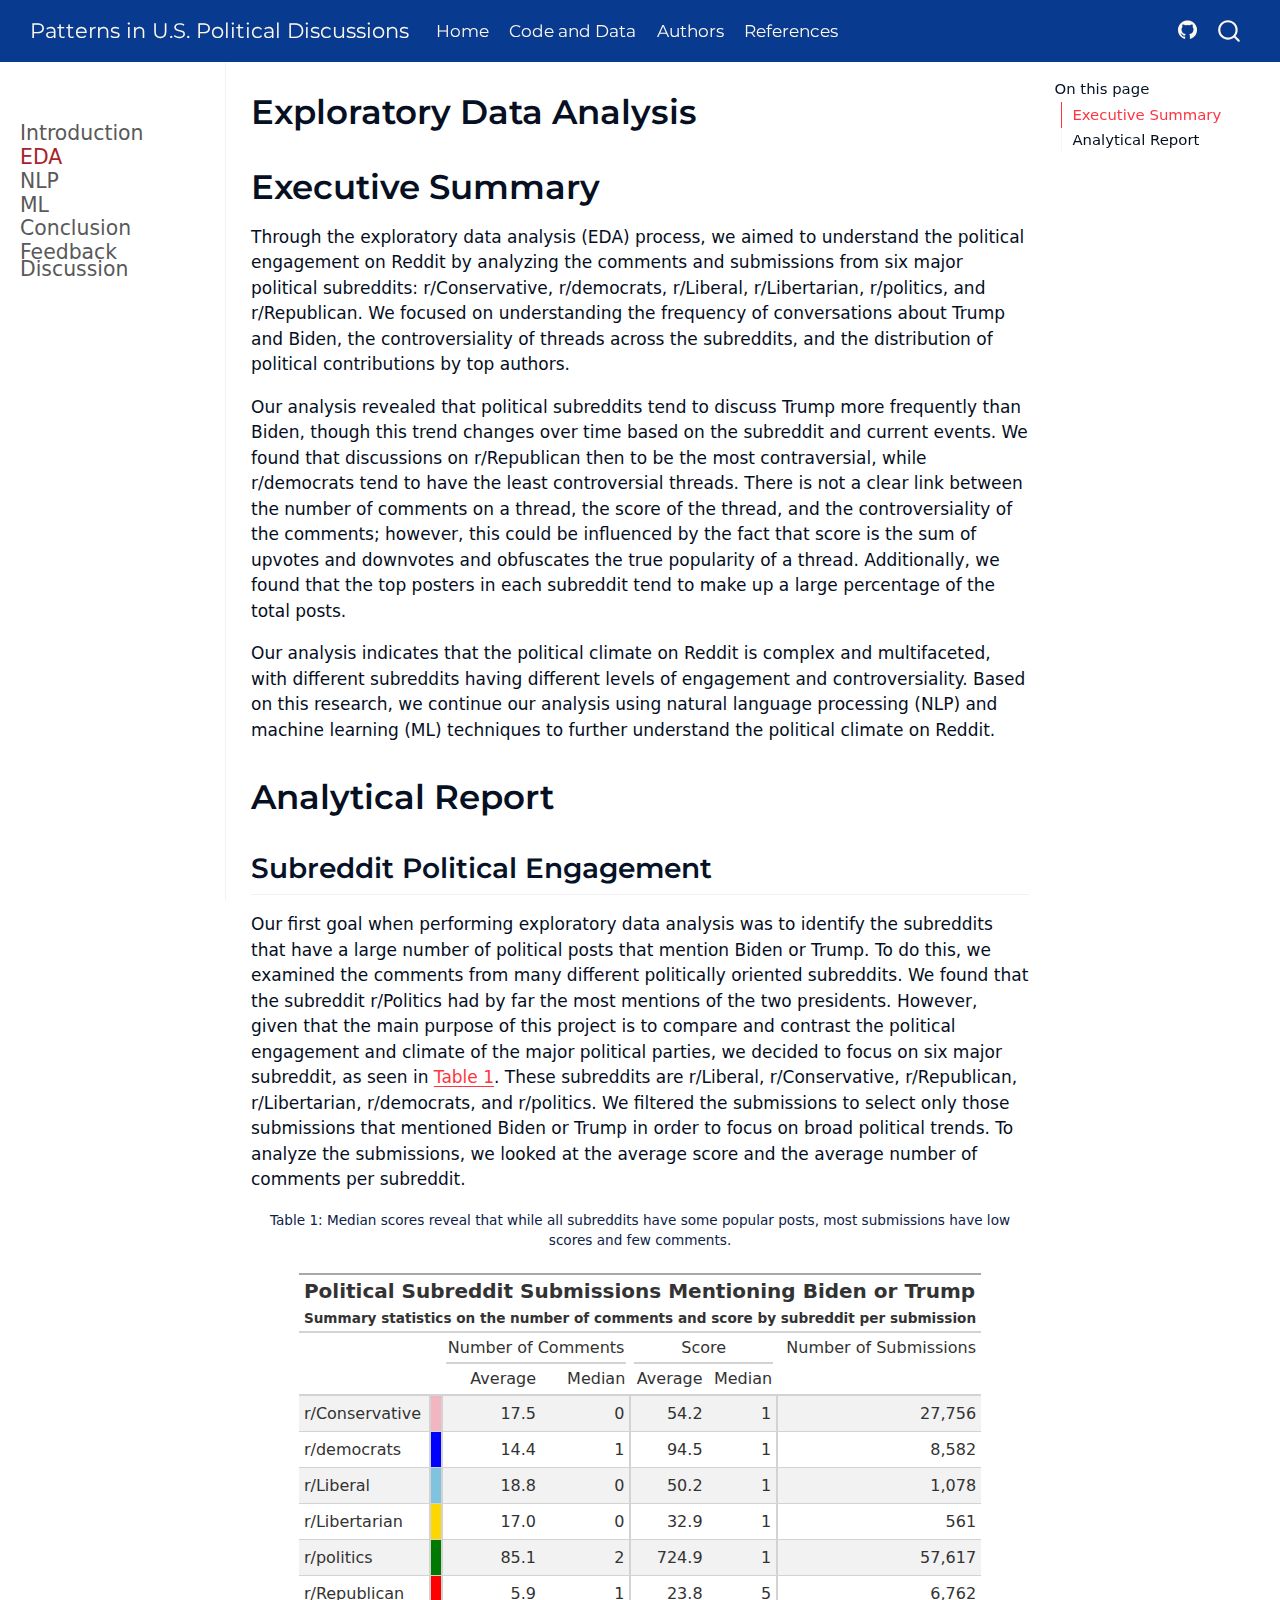
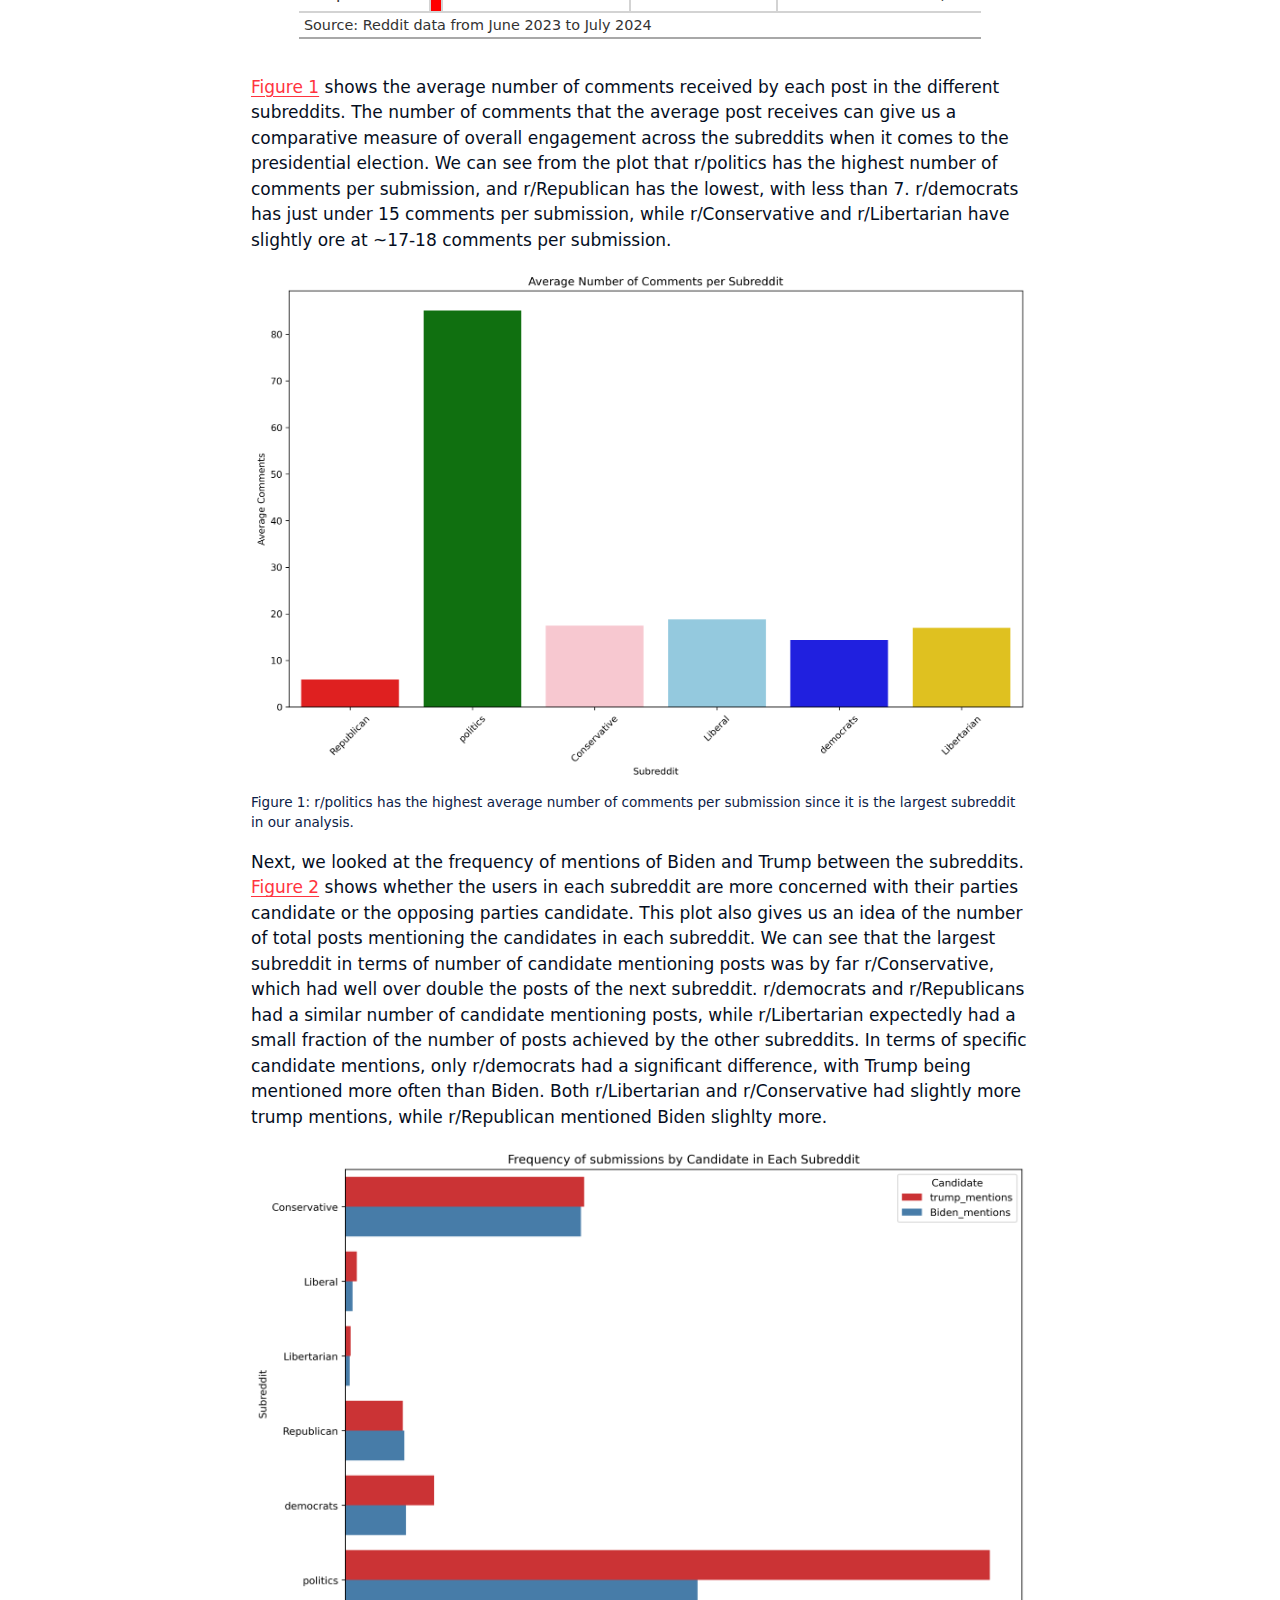
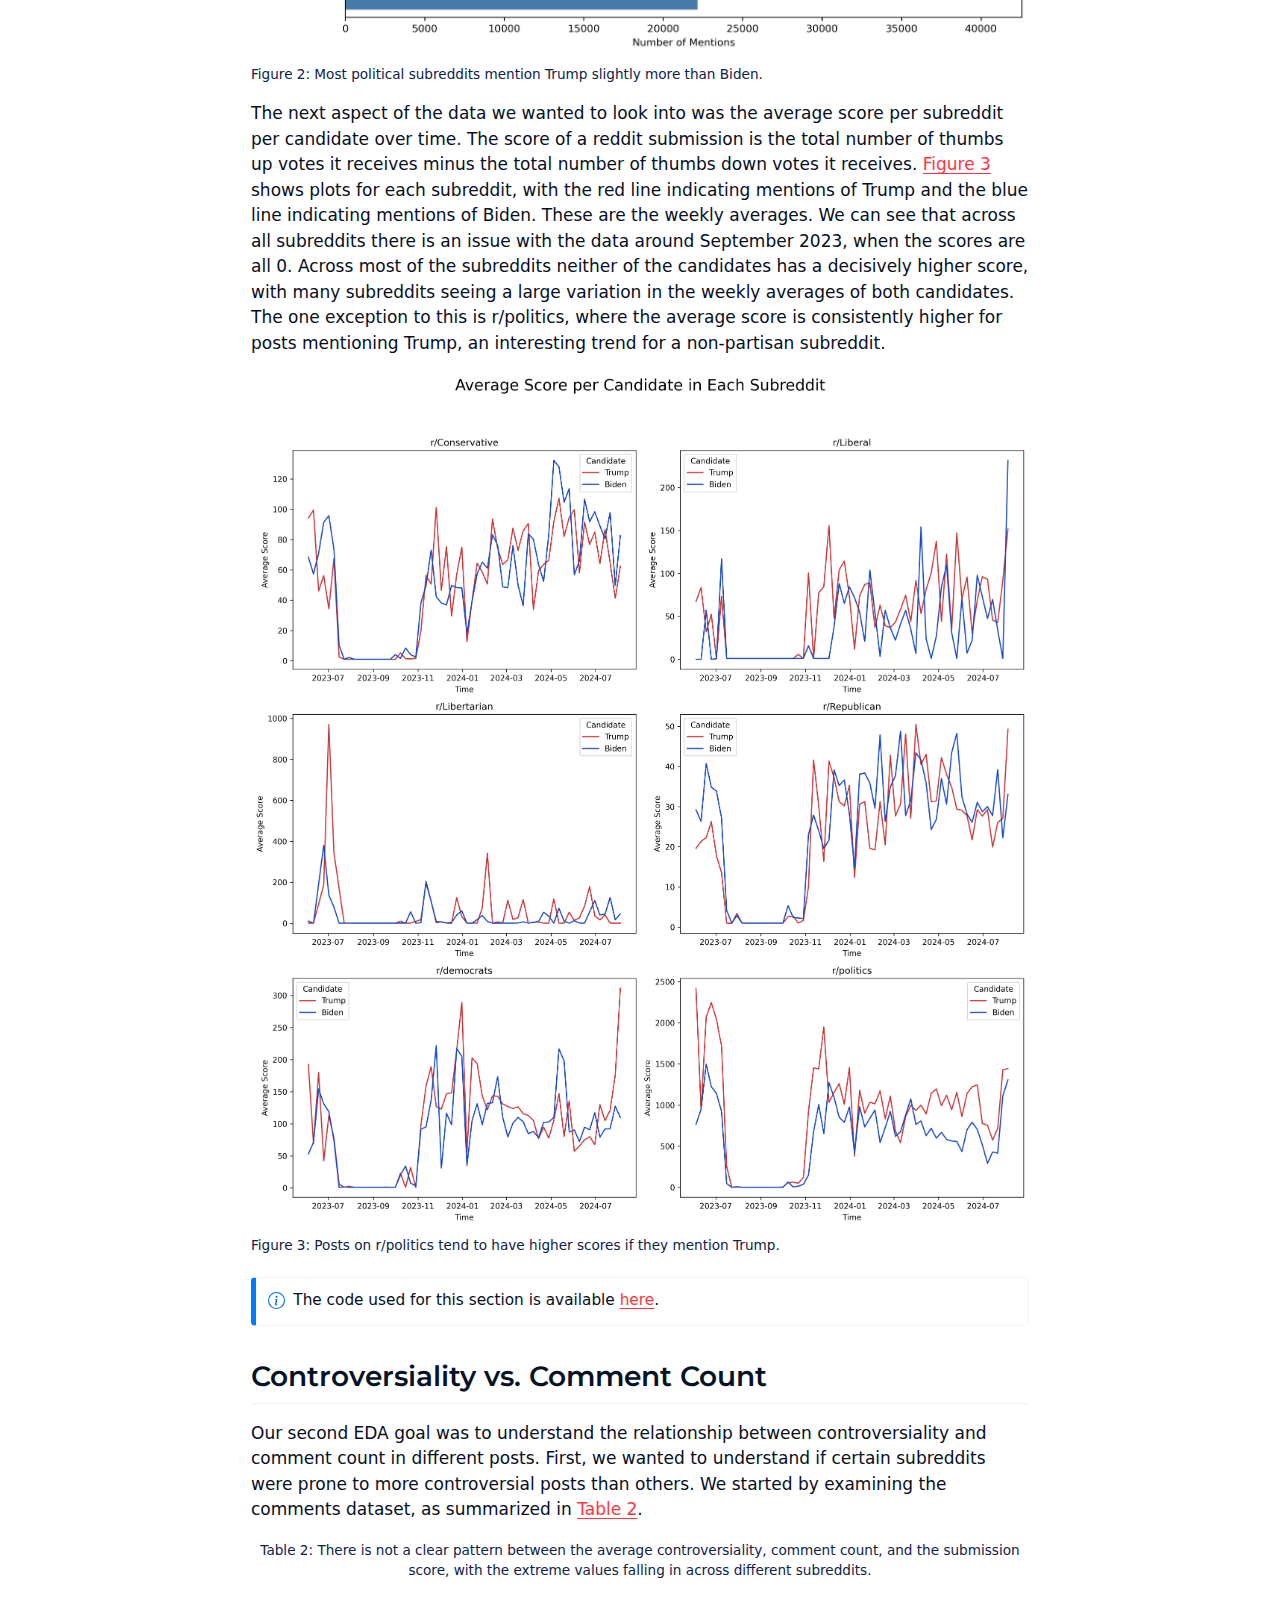
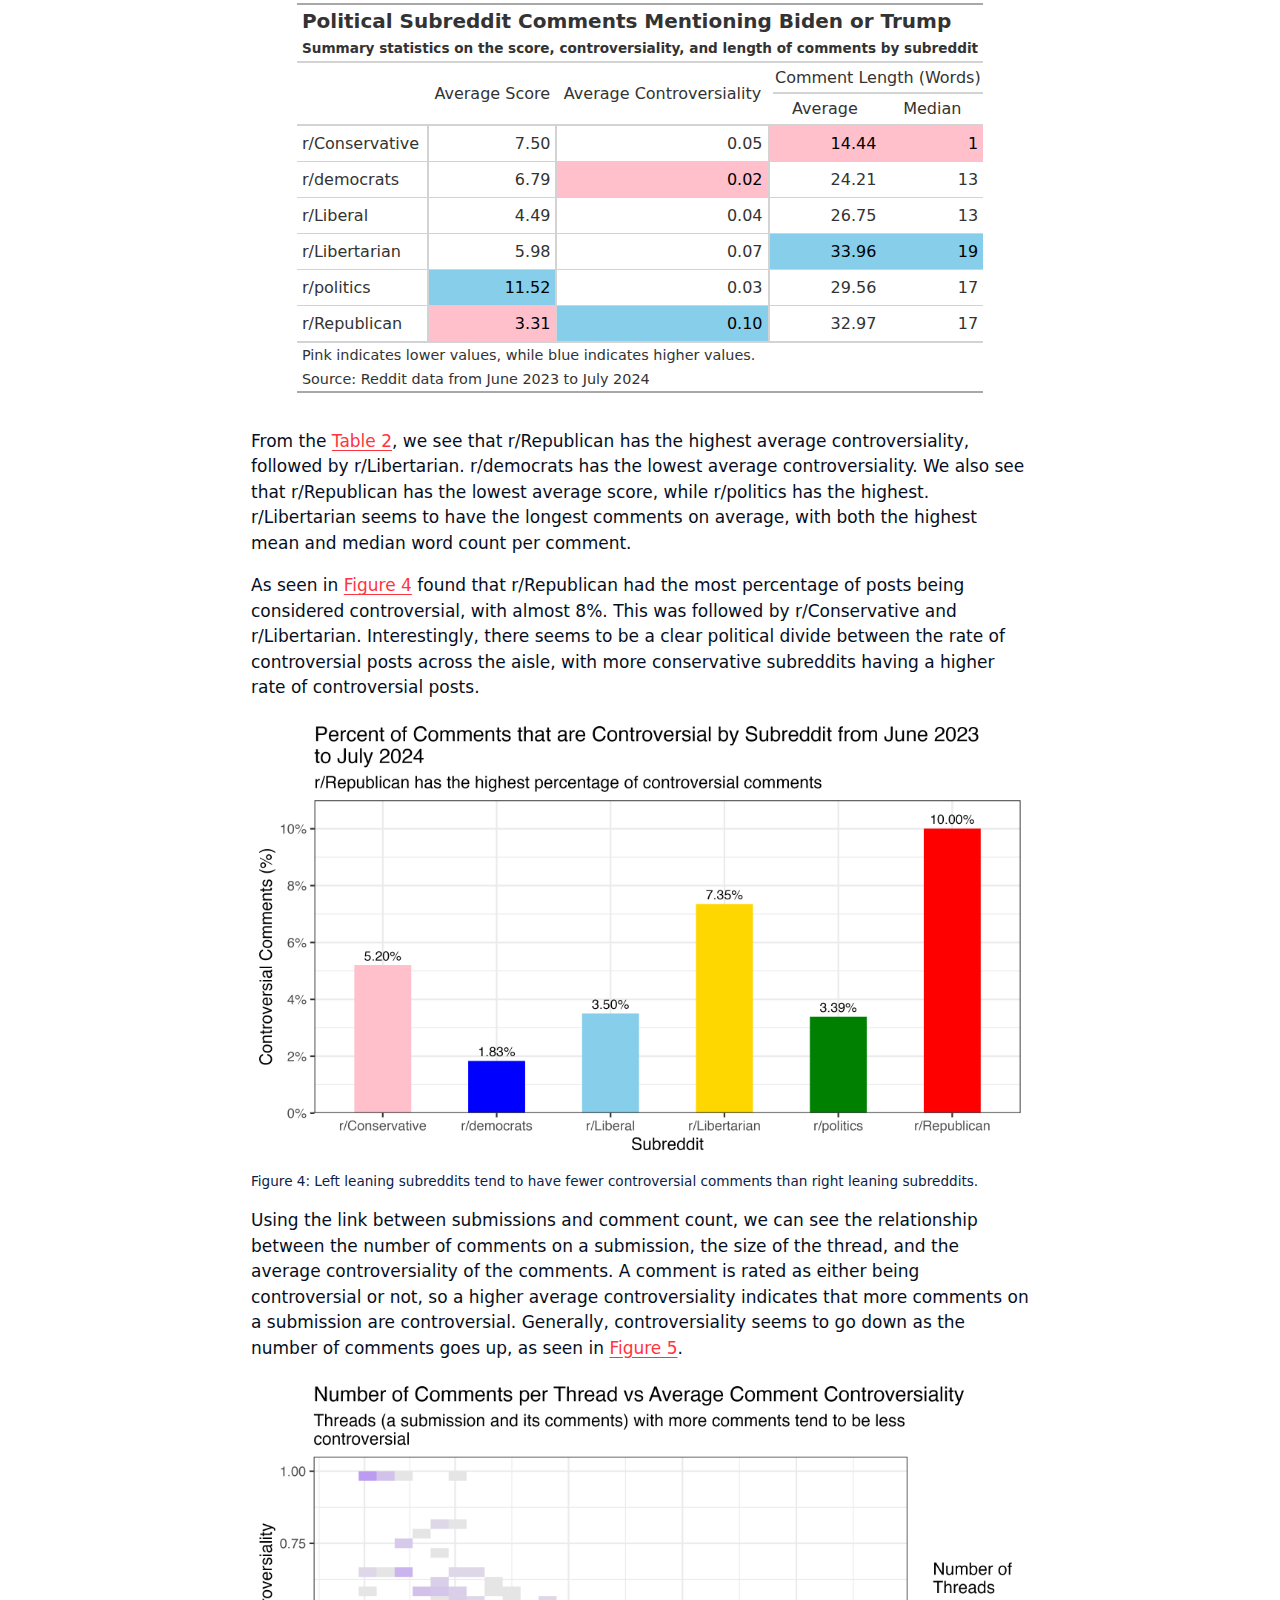
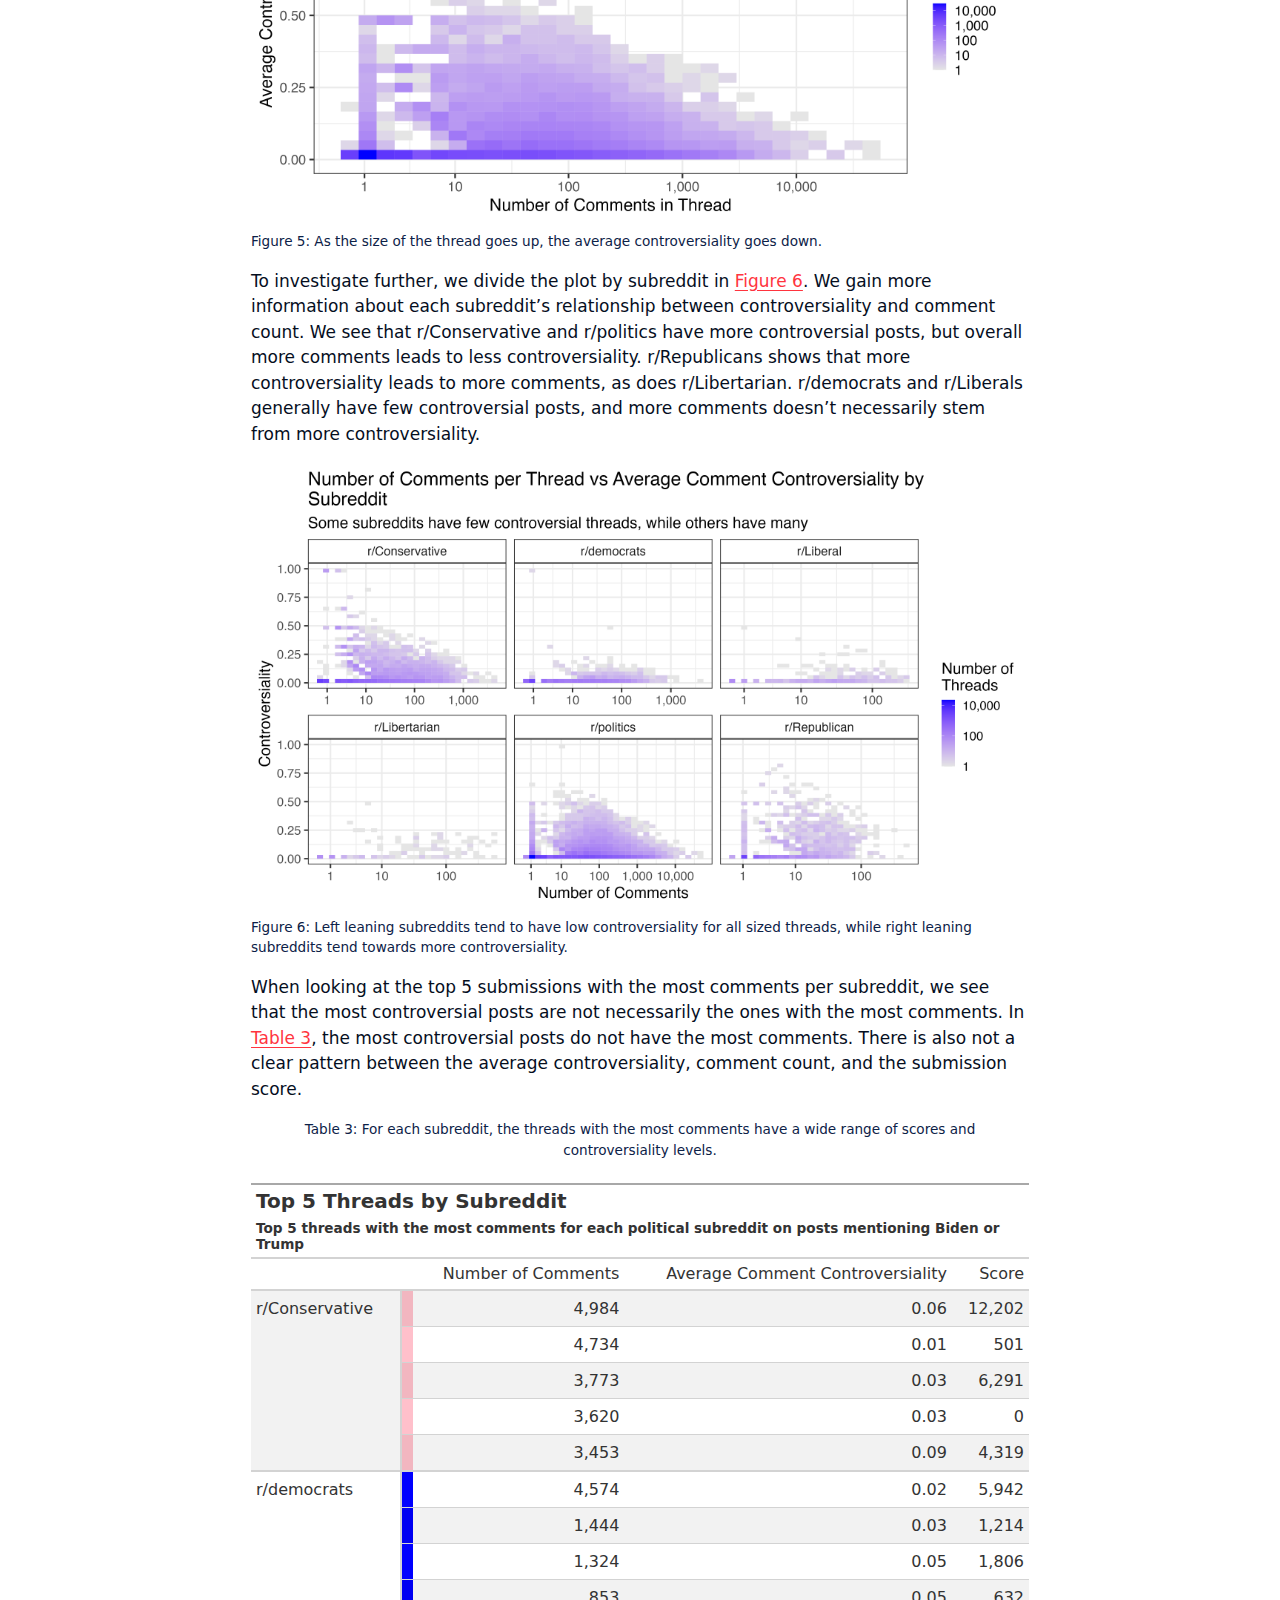
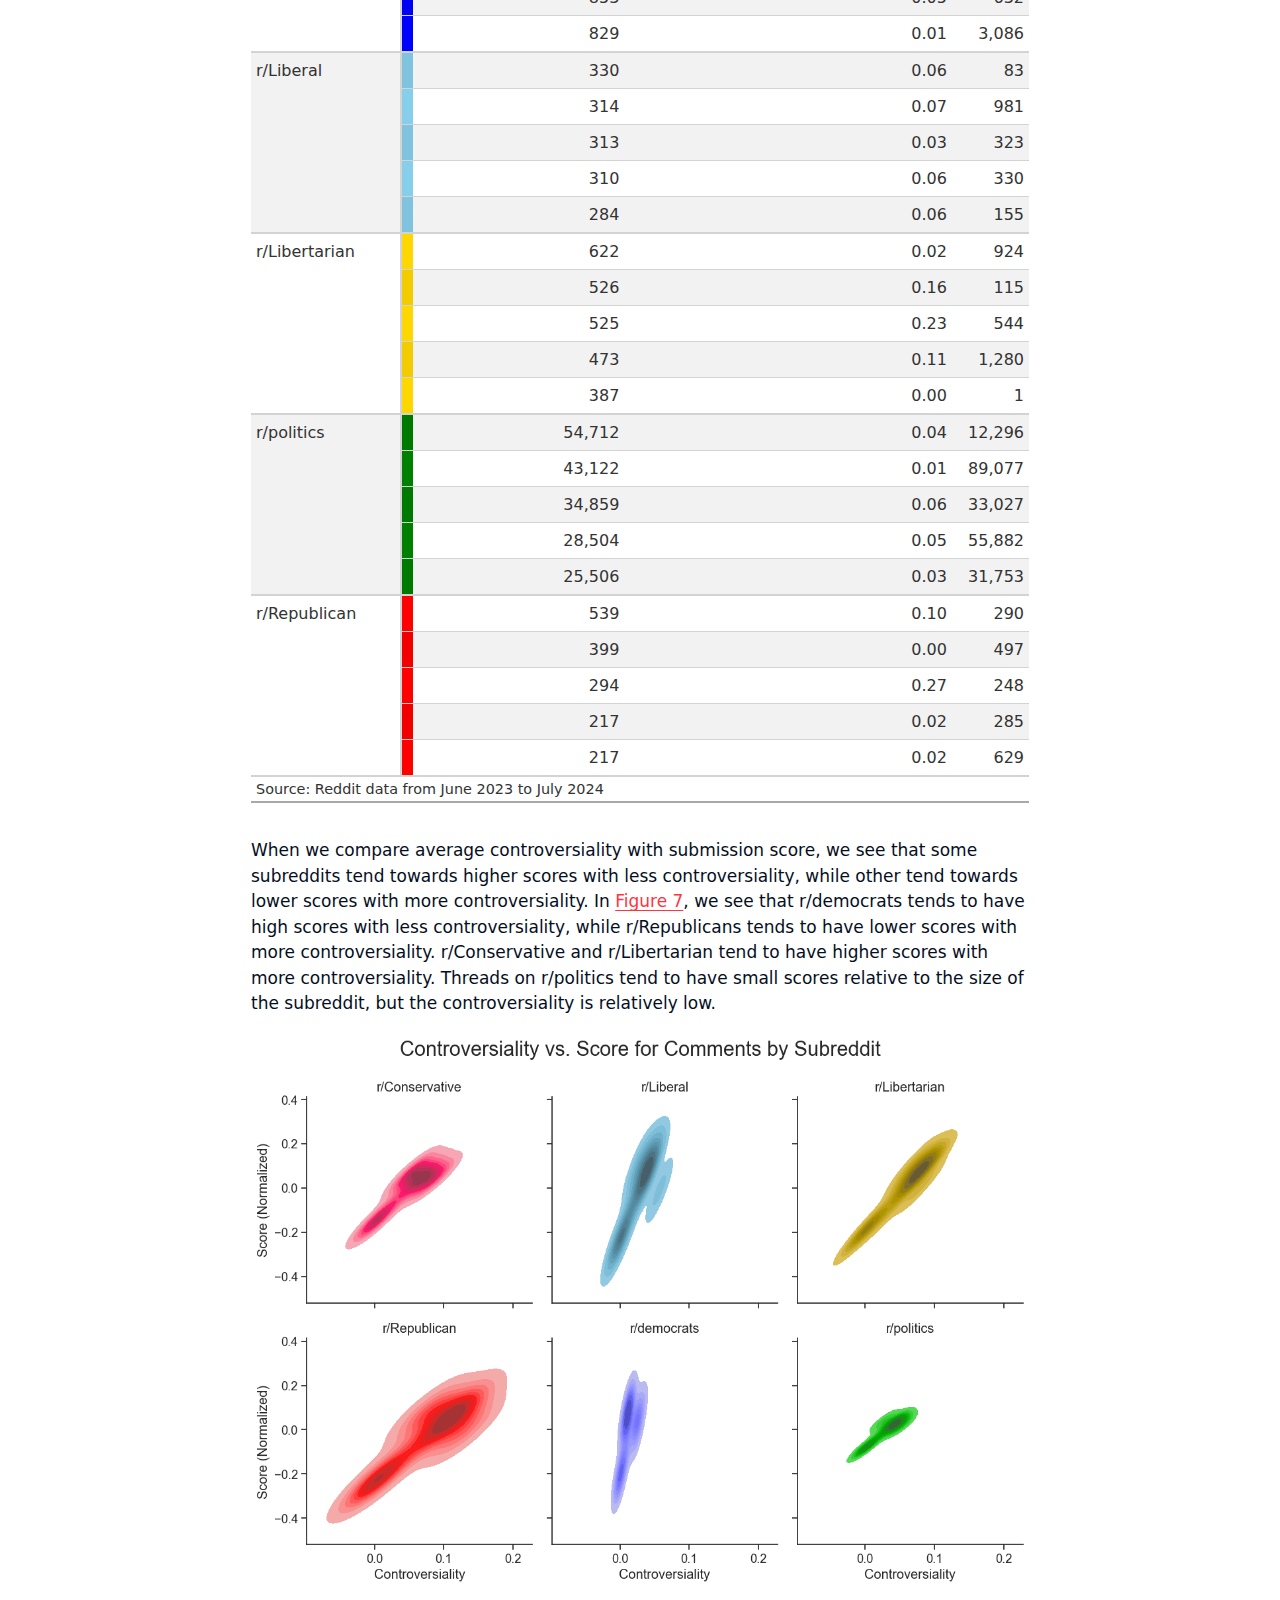
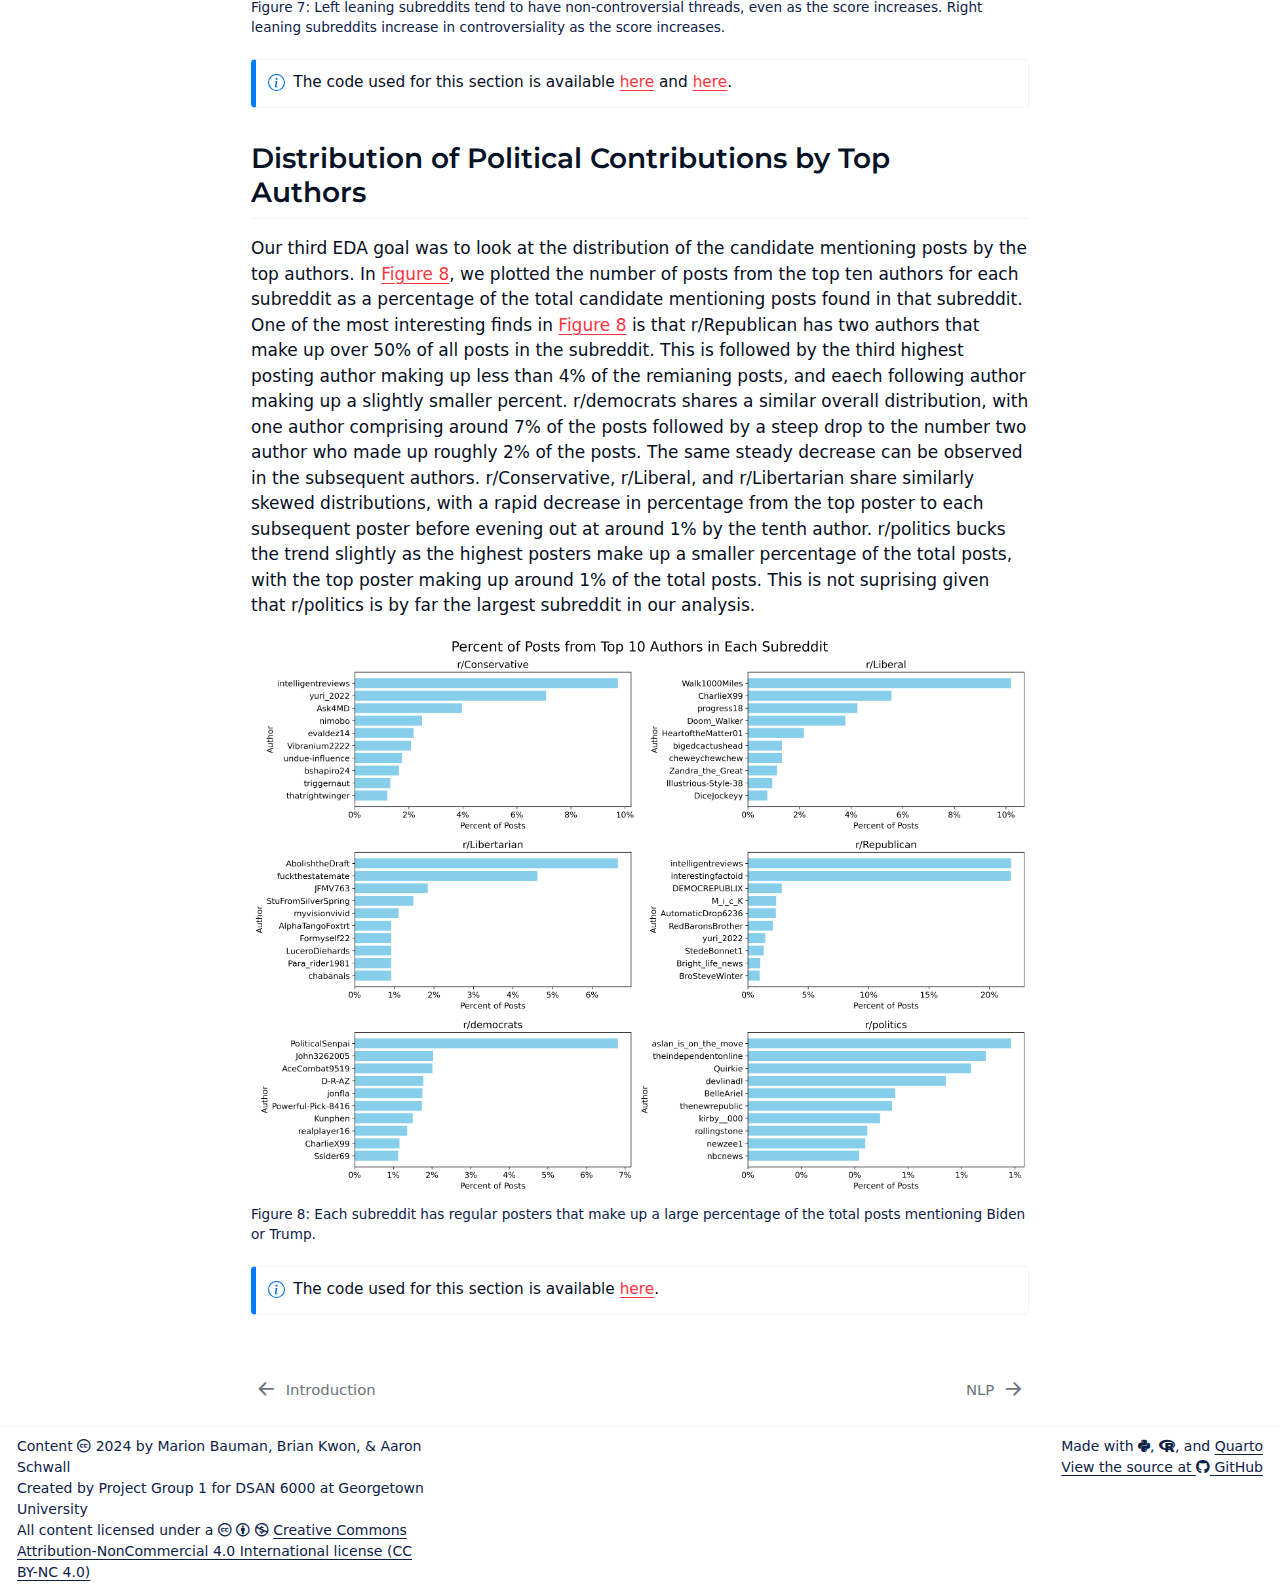
<file: docs/eda.html>
<!DOCTYPE html>
<html xmlns="http://www.w3.org/1999/xhtml" lang="en" xml:lang="en"><head>

<meta charset="utf-8">
<meta name="generator" content="quarto-1.4.553">

<meta name="viewport" content="width=device-width, initial-scale=1.0, user-scalable=yes">


<title>Patterns in U.S. Political Discussions - Exploratory Data Analysis</title>
<style>
code{white-space: pre-wrap;}
span.smallcaps{font-variant: small-caps;}
div.columns{display: flex; gap: min(4vw, 1.5em);}
div.column{flex: auto; overflow-x: auto;}
div.hanging-indent{margin-left: 1.5em; text-indent: -1.5em;}
ul.task-list{list-style: none;}
ul.task-list li input[type="checkbox"] {
  width: 0.8em;
  margin: 0 0.8em 0.2em -1em; /* quarto-specific, see https://github.com/quarto-dev/quarto-cli/issues/4556 */ 
  vertical-align: middle;
}
</style>


<script src="site_libs/quarto-nav/quarto-nav.js"></script>
<script src="site_libs/quarto-nav/headroom.min.js"></script>
<script src="site_libs/clipboard/clipboard.min.js"></script>
<script src="site_libs/quarto-search/autocomplete.umd.js"></script>
<script src="site_libs/quarto-search/fuse.min.js"></script>
<script src="site_libs/quarto-search/quarto-search.js"></script>
<meta name="quarto:offset" content="./">
<link href="./nlp.html" rel="next">
<link href="./index.html" rel="prev">
<script src="site_libs/quarto-html/quarto.js"></script>
<script src="site_libs/quarto-html/popper.min.js"></script>
<script src="site_libs/quarto-html/tippy.umd.min.js"></script>
<script src="site_libs/quarto-html/anchor.min.js"></script>
<link href="site_libs/quarto-html/tippy.css" rel="stylesheet">
<link href="site_libs/quarto-html/quarto-syntax-highlighting.css" rel="stylesheet" id="quarto-text-highlighting-styles">
<script src="site_libs/bootstrap/bootstrap.min.js"></script>
<link href="site_libs/bootstrap/bootstrap-icons.css" rel="stylesheet">
<link href="site_libs/bootstrap/bootstrap.min.css" rel="stylesheet" id="quarto-bootstrap" data-mode="light">
<link href="site_libs/quarto-contrib/fontawesome6-1.2.0/all.min.css" rel="stylesheet">
<link href="site_libs/quarto-contrib/fontawesome6-1.2.0/latex-fontsize.css" rel="stylesheet">
<script id="quarto-search-options" type="application/json">{
  "location": "navbar",
  "copy-button": false,
  "collapse-after": 3,
  "panel-placement": "end",
  "type": "overlay",
  "limit": 50,
  "keyboard-shortcut": [
    "f",
    "/",
    "s"
  ],
  "show-item-context": false,
  "language": {
    "search-no-results-text": "No results",
    "search-matching-documents-text": "matching documents",
    "search-copy-link-title": "Copy link to search",
    "search-hide-matches-text": "Hide additional matches",
    "search-more-match-text": "more match in this document",
    "search-more-matches-text": "more matches in this document",
    "search-clear-button-title": "Clear",
    "search-text-placeholder": "",
    "search-detached-cancel-button-title": "Cancel",
    "search-submit-button-title": "Submit",
    "search-label": "Search"
  }
}</script>


</head>

<body class="nav-sidebar docked nav-fixed">

<div id="quarto-search-results"></div>
  <header id="quarto-header" class="headroom fixed-top">
    <nav class="navbar navbar-expand-lg " data-bs-theme="dark">
      <div class="navbar-container container-fluid">
      <div class="navbar-brand-container mx-auto">
    <a class="navbar-brand" href="./index.html">
    <span class="navbar-title">Patterns in U.S. Political Discussions</span>
    </a>
  </div>
            <div id="quarto-search" class="" title="Search"></div>
          <button class="navbar-toggler" type="button" data-bs-toggle="collapse" data-bs-target="#navbarCollapse" aria-controls="navbarCollapse" aria-expanded="false" aria-label="Toggle navigation" onclick="if (window.quartoToggleHeadroom) { window.quartoToggleHeadroom(); }">
  <span class="navbar-toggler-icon"></span>
</button>
          <div class="collapse navbar-collapse" id="navbarCollapse">
            <ul class="navbar-nav navbar-nav-scroll me-auto">
  <li class="nav-item">
    <a class="nav-link" href="./../../index.html"> 
<span class="menu-text">Home</span></a>
  </li>  
  <li class="nav-item">
    <a class="nav-link" href="https://github.com/briansoonwookwon/DSAN_6000"> 
<span class="menu-text">Code and Data</span></a>
  </li>  
  <li class="nav-item">
    <a class="nav-link" href="./author.html"> 
<span class="menu-text">Authors</span></a>
  </li>  
  <li class="nav-item">
    <a class="nav-link" href="./references.html"> 
<span class="menu-text">References</span></a>
  </li>  
</ul>
            <ul class="navbar-nav navbar-nav-scroll ms-auto">
  <li class="nav-item compact">
    <a class="nav-link" href="https://github.com/briansoonwookwon/DSAN_6000"> <i class="bi bi-github" role="img">
</i> 
<span class="menu-text"></span></a>
  </li>  
</ul>
          </div> <!-- /navcollapse -->
          <div class="quarto-navbar-tools">
</div>
      </div> <!-- /container-fluid -->
    </nav>
  <nav class="quarto-secondary-nav">
    <div class="container-fluid d-flex">
      <button type="button" class="quarto-btn-toggle btn" data-bs-toggle="collapse" data-bs-target=".quarto-sidebar-collapse-item" aria-controls="quarto-sidebar" aria-expanded="false" aria-label="Toggle sidebar navigation" onclick="if (window.quartoToggleHeadroom) { window.quartoToggleHeadroom(); }">
        <i class="bi bi-layout-text-sidebar-reverse"></i>
      </button>
        <nav class="quarto-page-breadcrumbs" aria-label="breadcrumb"><ol class="breadcrumb"><li class="breadcrumb-item"><a href="./eda.html">EDA</a></li></ol></nav>
        <a class="flex-grow-1" role="button" data-bs-toggle="collapse" data-bs-target=".quarto-sidebar-collapse-item" aria-controls="quarto-sidebar" aria-expanded="false" aria-label="Toggle sidebar navigation" onclick="if (window.quartoToggleHeadroom) { window.quartoToggleHeadroom(); }">      
        </a>
      <button type="button" class="btn quarto-search-button" aria-label="" onclick="window.quartoOpenSearch();">
        <i class="bi bi-search"></i>
      </button>
    </div>
  </nav>
</header>
<!-- content -->
<div id="quarto-content" class="quarto-container page-columns page-rows-contents page-layout-full page-navbar">
<!-- sidebar -->
  <nav id="quarto-sidebar" class="sidebar collapse collapse-horizontal quarto-sidebar-collapse-item sidebar-navigation docked overflow-auto">
        <div class="mt-2 flex-shrink-0 align-items-center">
        <div class="sidebar-search">
        <div id="quarto-search" class="" title="Search"></div>
        </div>
        </div>
    <div class="sidebar-menu-container"> 
    <ul class="list-unstyled mt-1">
        <li class="sidebar-item">
  <div class="sidebar-item-container"> 
  <a href="./index.html" class="sidebar-item-text sidebar-link">
 <span class="menu-text">Introduction</span></a>
  </div>
</li>
        <li class="sidebar-item">
  <div class="sidebar-item-container"> 
  <a href="./eda.html" class="sidebar-item-text sidebar-link active">
 <span class="menu-text">EDA</span></a>
  </div>
</li>
        <li class="sidebar-item">
  <div class="sidebar-item-container"> 
  <a href="./nlp.html" class="sidebar-item-text sidebar-link">
 <span class="menu-text">NLP</span></a>
  </div>
</li>
        <li class="sidebar-item">
  <div class="sidebar-item-container"> 
  <a href="./ml.html" class="sidebar-item-text sidebar-link">
 <span class="menu-text">ML</span></a>
  </div>
</li>
        <li class="sidebar-item">
  <div class="sidebar-item-container"> 
  <a href="./summary.html" class="sidebar-item-text sidebar-link">
 <span class="menu-text">Conclusion</span></a>
  </div>
</li>
        <li class="sidebar-item">
  <div class="sidebar-item-container"> 
  <a href="./feedback.html" class="sidebar-item-text sidebar-link">
 <span class="menu-text">Feedback Discussion</span></a>
  </div>
</li>
    </ul>
    </div>
</nav>
<div id="quarto-sidebar-glass" class="quarto-sidebar-collapse-item" data-bs-toggle="collapse" data-bs-target=".quarto-sidebar-collapse-item"></div>
<!-- margin-sidebar -->
    <div id="quarto-margin-sidebar" class="sidebar margin-sidebar">
        <nav id="TOC" role="doc-toc" class="toc-active">
    <h2 id="toc-title">On this page</h2>
   
  <ul>
  <li><a href="#executive-summary" id="toc-executive-summary" class="nav-link active" data-scroll-target="#executive-summary">Executive Summary</a></li>
  <li><a href="#analytical-report" id="toc-analytical-report" class="nav-link" data-scroll-target="#analytical-report">Analytical Report</a>
  <ul class="collapse">
  <li><a href="#sec-subreddit-engagement" id="toc-sec-subreddit-engagement" class="nav-link" data-scroll-target="#sec-subreddit-engagement">Subreddit Political Engagement</a></li>
  <li><a href="#sec-controversiality" id="toc-sec-controversiality" class="nav-link" data-scroll-target="#sec-controversiality">Controversiality vs.&nbsp;Comment Count</a></li>
  <li><a href="#sec-top-authors" id="toc-sec-top-authors" class="nav-link" data-scroll-target="#sec-top-authors">Distribution of Political Contributions by Top Authors</a></li>
  </ul></li>
  </ul>
</nav>
    </div>
<!-- main -->
<main class="content column-body" id="quarto-document-content">

<header id="title-block-header" class="quarto-title-block default">
<div class="quarto-title">
<h1 class="title">Exploratory Data Analysis</h1>
</div>



<div class="quarto-title-meta column-body">

    
  
    
  </div>
  


</header>


<section id="executive-summary" class="level1">
<h1>Executive Summary</h1>
<p>Through the exploratory data analysis (EDA) process, we aimed to understand the political engagement on Reddit by analyzing the comments and submissions from six major political subreddits: r/Conservative, r/democrats, r/Liberal, r/Libertarian, r/politics, and r/Republican. We focused on understanding the frequency of conversations about Trump and Biden, the controversiality of threads across the subreddits, and the distribution of political contributions by top authors.</p>
<p>Our analysis revealed that political subreddits tend to discuss Trump more frequently than Biden, though this trend changes over time based on the subreddit and current events. We found that discussions on r/Republican then to be the most contraversial, while r/democrats tend to have the least controversial threads. There is not a clear link between the number of comments on a thread, the score of the thread, and the controversiality of the comments; however, this could be influenced by the fact that score is the sum of upvotes and downvotes and obfuscates the true popularity of a thread. Additionally, we found that the top posters in each subreddit tend to make up a large percentage of the total posts.</p>
<p>Our analysis indicates that the political climate on Reddit is complex and multifaceted, with different subreddits having different levels of engagement and controversiality. Based on this research, we continue our analysis using natural language processing (NLP) and machine learning (ML) techniques to further understand the political climate on Reddit.</p>
</section>
<section id="analytical-report" class="level1">
<h1>Analytical Report</h1>
<section id="sec-subreddit-engagement" class="level2">
<h2 class="anchored" data-anchor-id="sec-subreddit-engagement">Subreddit Political Engagement</h2>
<p>Our first goal when performing exploratory data analysis was to identify the subreddits that have a large number of political posts that mention Biden or Trump. To do this, we examined the comments from many different politically oriented subreddits. We found that the subreddit r/Politics had by far the most mentions of the two presidents. However, given that the main purpose of this project is to compare and contrast the political engagement and climate of the major political parties, we decided to focus on six major subreddit, as seen in <a href="#tbl-subreddit-summary" class="quarto-xref">Table&nbsp;1</a>. These subreddits are r/Liberal, r/Conservative, r/Republican, r/Libertarian, r/democrats, and r/politics. We filtered the submissions to select only those submissions that mentioned Biden or Trump in order to focus on broad political trends. To analyze the submissions, we looked at the average score and the average number of comments per subreddit.</p>
<div class="cell">
<div id="tbl-subreddit-summary" class="cell quarto-float anchored">
<figure class="quarto-float quarto-float-tbl figure">
<figcaption class="quarto-float-caption-top quarto-float-caption quarto-float-tbl" id="tbl-subreddit-summary-caption-0ceaefa1-69ba-4598-a22c-09a6ac19f8ca">
Table&nbsp;1: Median scores reveal that while all subreddits have some popular posts, most submissions have low scores and few comments.
</figcaption>
<div aria-describedby="tbl-subreddit-summary-caption-0ceaefa1-69ba-4598-a22c-09a6ac19f8ca">
<div class="cell-output-display">
<div>
<div id="lugjkfexet" style="padding-left:0px;padding-right:0px;padding-top:10px;padding-bottom:10px;overflow-x:auto;overflow-y:auto;width:auto;height:auto;">
<style>#lugjkfexet table {
  font-family: system-ui, 'Segoe UI', Roboto, Helvetica, Arial, sans-serif, 'Apple Color Emoji', 'Segoe UI Emoji', 'Segoe UI Symbol', 'Noto Color Emoji';
  -webkit-font-smoothing: antialiased;
  -moz-osx-font-smoothing: grayscale;
}

#lugjkfexet thead, #lugjkfexet tbody, #lugjkfexet tfoot, #lugjkfexet tr, #lugjkfexet td, #lugjkfexet th {
  border-style: none;
}

#lugjkfexet p {
  margin: 0;
  padding: 0;
}

#lugjkfexet .gt_table {
  display: table;
  border-collapse: collapse;
  line-height: normal;
  margin-left: auto;
  margin-right: auto;
  color: #333333;
  font-size: 16px;
  font-weight: normal;
  font-style: normal;
  background-color: #FFFFFF;
  width: auto;
  border-top-style: solid;
  border-top-width: 2px;
  border-top-color: #A8A8A8;
  border-right-style: none;
  border-right-width: 2px;
  border-right-color: #D3D3D3;
  border-bottom-style: solid;
  border-bottom-width: 2px;
  border-bottom-color: #A8A8A8;
  border-left-style: none;
  border-left-width: 2px;
  border-left-color: #D3D3D3;
}

#lugjkfexet .gt_caption {
  padding-top: 4px;
  padding-bottom: 4px;
}

#lugjkfexet .gt_title {
  color: #333333;
  font-size: 125%;
  font-weight: initial;
  padding-top: 4px;
  padding-bottom: 4px;
  padding-left: 5px;
  padding-right: 5px;
  border-bottom-color: #FFFFFF;
  border-bottom-width: 0;
}

#lugjkfexet .gt_subtitle {
  color: #333333;
  font-size: 85%;
  font-weight: initial;
  padding-top: 3px;
  padding-bottom: 5px;
  padding-left: 5px;
  padding-right: 5px;
  border-top-color: #FFFFFF;
  border-top-width: 0;
}

#lugjkfexet .gt_heading {
  background-color: #FFFFFF;
  text-align: center;
  border-bottom-color: #FFFFFF;
  border-left-style: none;
  border-left-width: 1px;
  border-left-color: #D3D3D3;
  border-right-style: none;
  border-right-width: 1px;
  border-right-color: #D3D3D3;
}

#lugjkfexet .gt_bottom_border {
  border-bottom-style: solid;
  border-bottom-width: 2px;
  border-bottom-color: #D3D3D3;
}

#lugjkfexet .gt_col_headings {
  border-top-style: solid;
  border-top-width: 2px;
  border-top-color: #D3D3D3;
  border-bottom-style: solid;
  border-bottom-width: 2px;
  border-bottom-color: #D3D3D3;
  border-left-style: none;
  border-left-width: 1px;
  border-left-color: #D3D3D3;
  border-right-style: none;
  border-right-width: 1px;
  border-right-color: #D3D3D3;
}

#lugjkfexet .gt_col_heading {
  color: #333333;
  background-color: #FFFFFF;
  font-size: 100%;
  font-weight: normal;
  text-transform: inherit;
  border-left-style: none;
  border-left-width: 1px;
  border-left-color: #D3D3D3;
  border-right-style: none;
  border-right-width: 1px;
  border-right-color: #D3D3D3;
  vertical-align: bottom;
  padding-top: 5px;
  padding-bottom: 6px;
  padding-left: 5px;
  padding-right: 5px;
  overflow-x: hidden;
}

#lugjkfexet .gt_column_spanner_outer {
  color: #333333;
  background-color: #FFFFFF;
  font-size: 100%;
  font-weight: normal;
  text-transform: inherit;
  padding-top: 0;
  padding-bottom: 0;
  padding-left: 4px;
  padding-right: 4px;
}

#lugjkfexet .gt_column_spanner_outer:first-child {
  padding-left: 0;
}

#lugjkfexet .gt_column_spanner_outer:last-child {
  padding-right: 0;
}

#lugjkfexet .gt_column_spanner {
  border-bottom-style: solid;
  border-bottom-width: 2px;
  border-bottom-color: #D3D3D3;
  vertical-align: bottom;
  padding-top: 5px;
  padding-bottom: 5px;
  overflow-x: hidden;
  display: inline-block;
  width: 100%;
}

#lugjkfexet .gt_spanner_row {
  border-bottom-style: hidden;
}

#lugjkfexet .gt_group_heading {
  padding-top: 8px;
  padding-bottom: 8px;
  padding-left: 5px;
  padding-right: 5px;
  color: #333333;
  background-color: #FFFFFF;
  font-size: 100%;
  font-weight: initial;
  text-transform: inherit;
  border-top-style: solid;
  border-top-width: 2px;
  border-top-color: #D3D3D3;
  border-bottom-style: solid;
  border-bottom-width: 2px;
  border-bottom-color: #D3D3D3;
  border-left-style: none;
  border-left-width: 1px;
  border-left-color: #D3D3D3;
  border-right-style: none;
  border-right-width: 1px;
  border-right-color: #D3D3D3;
  vertical-align: middle;
  text-align: left;
}

#lugjkfexet .gt_empty_group_heading {
  padding: 0.5px;
  color: #333333;
  background-color: #FFFFFF;
  font-size: 100%;
  font-weight: initial;
  border-top-style: solid;
  border-top-width: 2px;
  border-top-color: #D3D3D3;
  border-bottom-style: solid;
  border-bottom-width: 2px;
  border-bottom-color: #D3D3D3;
  vertical-align: middle;
}

#lugjkfexet .gt_from_md > :first-child {
  margin-top: 0;
}

#lugjkfexet .gt_from_md > :last-child {
  margin-bottom: 0;
}

#lugjkfexet .gt_row {
  padding-top: 8px;
  padding-bottom: 8px;
  padding-left: 5px;
  padding-right: 5px;
  margin: 10px;
  border-top-style: solid;
  border-top-width: 1px;
  border-top-color: #D3D3D3;
  border-left-style: none;
  border-left-width: 1px;
  border-left-color: #D3D3D3;
  border-right-style: none;
  border-right-width: 1px;
  border-right-color: #D3D3D3;
  vertical-align: middle;
  overflow-x: hidden;
}

#lugjkfexet .gt_stub {
  color: #333333;
  background-color: #FFFFFF;
  font-size: 100%;
  font-weight: initial;
  text-transform: inherit;
  border-right-style: solid;
  border-right-width: 2px;
  border-right-color: #D3D3D3;
  padding-left: 5px;
  padding-right: 5px;
}

#lugjkfexet .gt_stub_row_group {
  color: #333333;
  background-color: #FFFFFF;
  font-size: 100%;
  font-weight: initial;
  text-transform: inherit;
  border-right-style: solid;
  border-right-width: 2px;
  border-right-color: #D3D3D3;
  padding-left: 5px;
  padding-right: 5px;
  vertical-align: top;
}

#lugjkfexet .gt_row_group_first td {
  border-top-width: 2px;
}

#lugjkfexet .gt_row_group_first th {
  border-top-width: 2px;
}

#lugjkfexet .gt_summary_row {
  color: #333333;
  background-color: #FFFFFF;
  text-transform: inherit;
  padding-top: 8px;
  padding-bottom: 8px;
  padding-left: 5px;
  padding-right: 5px;
}

#lugjkfexet .gt_first_summary_row {
  border-top-style: solid;
  border-top-color: #D3D3D3;
}

#lugjkfexet .gt_first_summary_row.thick {
  border-top-width: 2px;
}

#lugjkfexet .gt_last_summary_row {
  padding-top: 8px;
  padding-bottom: 8px;
  padding-left: 5px;
  padding-right: 5px;
  border-bottom-style: solid;
  border-bottom-width: 2px;
  border-bottom-color: #D3D3D3;
}

#lugjkfexet .gt_grand_summary_row {
  color: #333333;
  background-color: #FFFFFF;
  text-transform: inherit;
  padding-top: 8px;
  padding-bottom: 8px;
  padding-left: 5px;
  padding-right: 5px;
}

#lugjkfexet .gt_first_grand_summary_row {
  padding-top: 8px;
  padding-bottom: 8px;
  padding-left: 5px;
  padding-right: 5px;
  border-top-style: double;
  border-top-width: 6px;
  border-top-color: #D3D3D3;
}

#lugjkfexet .gt_last_grand_summary_row_top {
  padding-top: 8px;
  padding-bottom: 8px;
  padding-left: 5px;
  padding-right: 5px;
  border-bottom-style: double;
  border-bottom-width: 6px;
  border-bottom-color: #D3D3D3;
}

#lugjkfexet .gt_striped {
  background-color: rgba(128, 128, 128, 0.05);
}

#lugjkfexet .gt_table_body {
  border-top-style: solid;
  border-top-width: 2px;
  border-top-color: #D3D3D3;
  border-bottom-style: solid;
  border-bottom-width: 2px;
  border-bottom-color: #D3D3D3;
}

#lugjkfexet .gt_footnotes {
  color: #333333;
  background-color: #FFFFFF;
  border-bottom-style: none;
  border-bottom-width: 2px;
  border-bottom-color: #D3D3D3;
  border-left-style: none;
  border-left-width: 2px;
  border-left-color: #D3D3D3;
  border-right-style: none;
  border-right-width: 2px;
  border-right-color: #D3D3D3;
}

#lugjkfexet .gt_footnote {
  margin: 0px;
  font-size: 90%;
  padding-top: 4px;
  padding-bottom: 4px;
  padding-left: 5px;
  padding-right: 5px;
}

#lugjkfexet .gt_sourcenotes {
  color: #333333;
  background-color: #FFFFFF;
  border-bottom-style: none;
  border-bottom-width: 2px;
  border-bottom-color: #D3D3D3;
  border-left-style: none;
  border-left-width: 2px;
  border-left-color: #D3D3D3;
  border-right-style: none;
  border-right-width: 2px;
  border-right-color: #D3D3D3;
}

#lugjkfexet .gt_sourcenote {
  font-size: 90%;
  padding-top: 4px;
  padding-bottom: 4px;
  padding-left: 5px;
  padding-right: 5px;
}

#lugjkfexet .gt_left {
  text-align: left;
}

#lugjkfexet .gt_center {
  text-align: center;
}

#lugjkfexet .gt_right {
  text-align: right;
  font-variant-numeric: tabular-nums;
}

#lugjkfexet .gt_font_normal {
  font-weight: normal;
}

#lugjkfexet .gt_font_bold {
  font-weight: bold;
}

#lugjkfexet .gt_font_italic {
  font-style: italic;
}

#lugjkfexet .gt_super {
  font-size: 65%;
}

#lugjkfexet .gt_footnote_marks {
  font-size: 75%;
  vertical-align: 0.4em;
  position: initial;
}

#lugjkfexet .gt_asterisk {
  font-size: 100%;
  vertical-align: 0;
}

#lugjkfexet .gt_indent_1 {
  text-indent: 5px;
}

#lugjkfexet .gt_indent_2 {
  text-indent: 10px;
}

#lugjkfexet .gt_indent_3 {
  text-indent: 15px;
}

#lugjkfexet .gt_indent_4 {
  text-indent: 20px;
}

#lugjkfexet .gt_indent_5 {
  text-indent: 25px;
}
</style>

<table class="gt_table do-not-create-environment cell table table-sm table-striped small" data-quarto-postprocess="true" data-quarto-disable-processing="false" data-quarto-bootstrap="false">
<thead>
<tr class="header gt_heading">
<th colspan="7" class="gt_heading gt_title gt_font_normal" style="text-align: left; font-weight: bold;">Political Subreddit Submissions Mentioning Biden or Trump</th>
</tr>
<tr class="odd gt_heading">
<th colspan="7" class="gt_heading gt_subtitle gt_font_normal gt_bottom_border" style="text-align: left; font-weight: bold;">Summary statistics on the number of comments and score by subreddit per submission</th>
</tr>
<tr class="header gt_col_headings gt_spanner_row">
<th rowspan="2" class="gt_col_heading gt_columns_bottom_border gt_left" style="text-align: left;" data-quarto-table-cell-role="th" scope="col"></th>
<th rowspan="2" class="gt_col_heading gt_columns_bottom_border gt_right" data-quarto-table-cell-role="th" style="vertical-align: top" scope="col"></th>
<th colspan="2" id="Number of Comments" class="gt_center gt_columns_top_border gt_column_spanner_outer" data-quarto-table-cell-role="th" style="text-align: center; vertical-align: top;" scope="colgroup"><span class="gt_column_spanner">Number of Comments</span></th>
<th colspan="2" id="Score" class="gt_center gt_columns_top_border gt_column_spanner_outer" data-quarto-table-cell-role="th" style="text-align: center; vertical-align: top;" scope="colgroup"><span class="gt_column_spanner">Score</span></th>
<th rowspan="2" id="Number of Submissions" class="gt_col_heading gt_columns_bottom_border gt_right" data-quarto-table-cell-role="th" style="vertical-align: top" scope="col">Number of Submissions</th>
</tr>
<tr class="odd gt_col_headings">
<th id="Average" class="gt_col_heading gt_columns_bottom_border gt_right" data-quarto-table-cell-role="th" style="vertical-align: top" scope="col">Average</th>
<th id="Median" class="gt_col_heading gt_columns_bottom_border gt_right" data-quarto-table-cell-role="th" style="vertical-align: top" scope="col">Median</th>
<th id="Average" class="gt_col_heading gt_columns_bottom_border gt_right" data-quarto-table-cell-role="th" style="vertical-align: top" scope="col">Average</th>
<th id="Median" class="gt_col_heading gt_columns_bottom_border gt_right" data-quarto-table-cell-role="th" style="vertical-align: top" scope="col">Median</th>
</tr>
</thead>
<tbody class="gt_table_body">
<tr class="odd">
<td id="stub_1_1" class="gt_row gt_center gt_stub" style="text-align: left;" data-quarto-table-cell-role="th" scope="row">r/Conservative</td>
<td class="gt_row gt_right" headers="stub_1_1 color" style="background-color: #FFC0CB"></td>
<td class="gt_row gt_right" headers="stub_1_1 Average Number of Comments" style="border-left-width: 2px; border-left-style: solid; border-left-color: gray50">17.5</td>
<td class="gt_row gt_right" headers="stub_1_1 Median Number of Comments" style="border-right-width: 2px; border-right-style: solid; border-right-color: gray50">0</td>
<td class="gt_row gt_right" headers="stub_1_1 Average Score" style="border-left-width: 2px; border-left-style: solid; border-left-color: gray50">54.2</td>
<td class="gt_row gt_right" headers="stub_1_1 Median Score" style="border-right-width: 2px; border-right-style: solid; border-right-color: gray50">1</td>
<td class="gt_row gt_right" headers="stub_1_1 Number of Submissions">27,756</td>
</tr>
<tr class="even">
<td id="stub_1_2" class="gt_row gt_center gt_stub" style="text-align: left;" data-quarto-table-cell-role="th" scope="row">r/democrats</td>
<td class="gt_row gt_right" headers="stub_1_2 color" style="background-color: #0000FF"></td>
<td class="gt_row gt_right" headers="stub_1_2 Average Number of Comments" style="border-left-width: 2px; border-left-style: solid; border-left-color: gray50">14.4</td>
<td class="gt_row gt_right" headers="stub_1_2 Median Number of Comments" style="border-right-width: 2px; border-right-style: solid; border-right-color: gray50">1</td>
<td class="gt_row gt_right" headers="stub_1_2 Average Score" style="border-left-width: 2px; border-left-style: solid; border-left-color: gray50">94.5</td>
<td class="gt_row gt_right" headers="stub_1_2 Median Score" style="border-right-width: 2px; border-right-style: solid; border-right-color: gray50">1</td>
<td class="gt_row gt_right" headers="stub_1_2 Number of Submissions">8,582</td>
</tr>
<tr class="odd">
<td id="stub_1_3" class="gt_row gt_center gt_stub" style="text-align: left;" data-quarto-table-cell-role="th" scope="row">r/Liberal</td>
<td class="gt_row gt_right" headers="stub_1_3 color" style="background-color: #87CEEB"></td>
<td class="gt_row gt_right" headers="stub_1_3 Average Number of Comments" style="border-left-width: 2px; border-left-style: solid; border-left-color: gray50">18.8</td>
<td class="gt_row gt_right" headers="stub_1_3 Median Number of Comments" style="border-right-width: 2px; border-right-style: solid; border-right-color: gray50">0</td>
<td class="gt_row gt_right" headers="stub_1_3 Average Score" style="border-left-width: 2px; border-left-style: solid; border-left-color: gray50">50.2</td>
<td class="gt_row gt_right" headers="stub_1_3 Median Score" style="border-right-width: 2px; border-right-style: solid; border-right-color: gray50">1</td>
<td class="gt_row gt_right" headers="stub_1_3 Number of Submissions">1,078</td>
</tr>
<tr class="even">
<td id="stub_1_4" class="gt_row gt_center gt_stub" style="text-align: left;" data-quarto-table-cell-role="th" scope="row">r/Libertarian</td>
<td class="gt_row gt_right" headers="stub_1_4 color" style="background-color: #FFD700"></td>
<td class="gt_row gt_right" headers="stub_1_4 Average Number of Comments" style="border-left-width: 2px; border-left-style: solid; border-left-color: gray50">17.0</td>
<td class="gt_row gt_right" headers="stub_1_4 Median Number of Comments" style="border-right-width: 2px; border-right-style: solid; border-right-color: gray50">0</td>
<td class="gt_row gt_right" headers="stub_1_4 Average Score" style="border-left-width: 2px; border-left-style: solid; border-left-color: gray50">32.9</td>
<td class="gt_row gt_right" headers="stub_1_4 Median Score" style="border-right-width: 2px; border-right-style: solid; border-right-color: gray50">1</td>
<td class="gt_row gt_right" headers="stub_1_4 Number of Submissions">561</td>
</tr>
<tr class="odd">
<td id="stub_1_5" class="gt_row gt_center gt_stub" style="text-align: left;" data-quarto-table-cell-role="th" scope="row">r/politics</td>
<td class="gt_row gt_right" headers="stub_1_5 color" style="background-color: #008000"></td>
<td class="gt_row gt_right" headers="stub_1_5 Average Number of Comments" style="border-left-width: 2px; border-left-style: solid; border-left-color: gray50">85.1</td>
<td class="gt_row gt_right" headers="stub_1_5 Median Number of Comments" style="border-right-width: 2px; border-right-style: solid; border-right-color: gray50">2</td>
<td class="gt_row gt_right" headers="stub_1_5 Average Score" style="border-left-width: 2px; border-left-style: solid; border-left-color: gray50">724.9</td>
<td class="gt_row gt_right" headers="stub_1_5 Median Score" style="border-right-width: 2px; border-right-style: solid; border-right-color: gray50">1</td>
<td class="gt_row gt_right" headers="stub_1_5 Number of Submissions">57,617</td>
</tr>
<tr class="even">
<td id="stub_1_6" class="gt_row gt_center gt_stub" style="text-align: left;" data-quarto-table-cell-role="th" scope="row">r/Republican</td>
<td class="gt_row gt_right" headers="stub_1_6 color" style="background-color: #FF0000"></td>
<td class="gt_row gt_right" headers="stub_1_6 Average Number of Comments" style="border-left-width: 2px; border-left-style: solid; border-left-color: gray50">5.9</td>
<td class="gt_row gt_right" headers="stub_1_6 Median Number of Comments" style="border-right-width: 2px; border-right-style: solid; border-right-color: gray50">1</td>
<td class="gt_row gt_right" headers="stub_1_6 Average Score" style="border-left-width: 2px; border-left-style: solid; border-left-color: gray50">23.8</td>
<td class="gt_row gt_right" headers="stub_1_6 Median Score" style="border-right-width: 2px; border-right-style: solid; border-right-color: gray50">5</td>
<td class="gt_row gt_right" headers="stub_1_6 Number of Submissions">6,762</td>
</tr>
</tbody><tfoot class="gt_sourcenotes">
<tr class="even">
<td colspan="7" class="gt_sourcenote" style="text-align: left;">Source: Reddit data from June 2023 to July 2024</td>
</tr>
</tfoot>

</table>

</div>
</div>
</div>
</div>
</figure>
</div>
</div>
<p><a href="#fig-avg-comments-bar" class="quarto-xref">Figure&nbsp;1</a> shows the average number of comments received by each post in the different subreddits. The number of comments that the average post receives can give us a comparative measure of overall engagement across the subreddits when it comes to the presidential election. We can see from the plot that r/politics has the highest number of comments per submission, and r/Republican has the lowest, with less than 7. r/democrats has just under 15 comments per submission, while r/Conservative and r/Libertarian have slightly ore at ~17-18 comments per submission.</p>
<div id="fig-avg-comments-bar" class="quarto-figure quarto-figure-center quarto-float anchored">
<figure class="quarto-float quarto-float-fig figure">
<div aria-describedby="fig-avg-comments-bar-caption-0ceaefa1-69ba-4598-a22c-09a6ac19f8ca">
<img src="plots/avg_comments.png" class="img-fluid figure-img">
</div>
<figcaption class="quarto-float-caption-bottom quarto-float-caption quarto-float-fig" id="fig-avg-comments-bar-caption-0ceaefa1-69ba-4598-a22c-09a6ac19f8ca">
Figure&nbsp;1: r/politics has the highest average number of comments per submission since it is the largest subreddit in our analysis.
</figcaption>
</figure>
</div>
<p>Next, we looked at the frequency of mentions of Biden and Trump between the subreddits. <a href="#fig-candidate-mentions-bar" class="quarto-xref">Figure&nbsp;2</a> shows whether the users in each subreddit are more concerned with their parties candidate or the opposing parties candidate. This plot also gives us an idea of the number of total posts mentioning the candidates in each subreddit. We can see that the largest subreddit in terms of number of candidate mentioning posts was by far r/Conservative, which had well over double the posts of the next subreddit. r/democrats and r/Republicans had a similar number of candidate mentioning posts, while r/Libertarian expectedly had a small fraction of the number of posts achieved by the other subreddits. In terms of specific candidate mentions, only r/democrats had a significant difference, with Trump being mentioned more often than Biden. Both r/Libertarian and r/Conservative had slightly more trump mentions, while r/Republican mentioned Biden slighlty more.</p>
<div id="fig-candidate-mentions-bar" class="quarto-figure quarto-figure-center quarto-float anchored">
<figure class="quarto-float quarto-float-fig figure">
<div aria-describedby="fig-candidate-mentions-bar-caption-0ceaefa1-69ba-4598-a22c-09a6ac19f8ca">
<img src="plots/candidate_mentions.png" class="img-fluid figure-img">
</div>
<figcaption class="quarto-float-caption-bottom quarto-float-caption quarto-float-fig" id="fig-candidate-mentions-bar-caption-0ceaefa1-69ba-4598-a22c-09a6ac19f8ca">
Figure&nbsp;2: Most political subreddits mention Trump slightly more than Biden.
</figcaption>
</figure>
</div>
<p>The next aspect of the data we wanted to look into was the average score per subreddit per candidate over time. The score of a reddit submission is the total number of thumbs up votes it receives minus the total number of thumbs down votes it receives. <a href="#fig-score-per-subreddit" class="quarto-xref">Figure&nbsp;3</a> shows plots for each subreddit, with the red line indicating mentions of Trump and the blue line indicating mentions of Biden. These are the weekly averages. We can see that across all subreddits there is an issue with the data around September 2023, when the scores are all 0. Across most of the subreddits neither of the candidates has a decisively higher score, with many subreddits seeing a large variation in the weekly averages of both candidates. The one exception to this is r/politics, where the average score is consistently higher for posts mentioning Trump, an interesting trend for a non-partisan subreddit.</p>
<div id="fig-score-per-subreddit" class="quarto-figure quarto-figure-center quarto-float anchored">
<figure class="quarto-float quarto-float-fig figure">
<div aria-describedby="fig-score-per-subreddit-caption-0ceaefa1-69ba-4598-a22c-09a6ac19f8ca">
<img src="plots/score_per_subreddit.png" class="img-fluid figure-img">
</div>
<figcaption class="quarto-float-caption-bottom quarto-float-caption quarto-float-fig" id="fig-score-per-subreddit-caption-0ceaefa1-69ba-4598-a22c-09a6ac19f8ca">
Figure&nbsp;3: Posts on r/politics tend to have higher scores if they mention Trump.
</figcaption>
</figure>
</div>
<div class="callout callout-style-simple callout-note">
<div class="callout-body d-flex">
<div class="callout-icon-container">
<i class="callout-icon"></i>
</div>
<div class="callout-body-container">
<p>The code used for this section is available <a href="https://github.com/gu-dsan6000/fall-2024-project-team-01/blob/main/code/eda/EDA.ipynb">here</a>.</p>
</div>
</div>
</div>
</section>
<section id="sec-controversiality" class="level2">
<h2 class="anchored" data-anchor-id="sec-controversiality">Controversiality vs.&nbsp;Comment Count</h2>
<p>Our second EDA goal was to understand the relationship between controversiality and comment count in different posts. First, we wanted to understand if certain subreddits were prone to more controversial posts than others. We started by examining the comments dataset, as summarized in <a href="#tbl-subreddit-comments-summary" class="quarto-xref">Table&nbsp;2</a>.</p>
<div class="cell">
<div id="tbl-subreddit-comments-summary" class="cell quarto-float anchored">
<figure class="quarto-float quarto-float-tbl figure">
<figcaption class="quarto-float-caption-top quarto-float-caption quarto-float-tbl" id="tbl-subreddit-comments-summary-caption-0ceaefa1-69ba-4598-a22c-09a6ac19f8ca">
Table&nbsp;2: There is not a clear pattern between the average controversiality, comment count, and the submission score, with the extreme values falling in across different subreddits.
</figcaption>
<div aria-describedby="tbl-subreddit-comments-summary-caption-0ceaefa1-69ba-4598-a22c-09a6ac19f8ca">
<div class="cell-output-display">
<div id="glbpngaegq" style="padding-left:0px;padding-right:0px;padding-top:10px;padding-bottom:10px;overflow-x:auto;overflow-y:auto;width:auto;height:auto;">
<style>#glbpngaegq table {
  font-family: system-ui, 'Segoe UI', Roboto, Helvetica, Arial, sans-serif, 'Apple Color Emoji', 'Segoe UI Emoji', 'Segoe UI Symbol', 'Noto Color Emoji';
  -webkit-font-smoothing: antialiased;
  -moz-osx-font-smoothing: grayscale;
}

#glbpngaegq thead, #glbpngaegq tbody, #glbpngaegq tfoot, #glbpngaegq tr, #glbpngaegq td, #glbpngaegq th {
  border-style: none;
}

#glbpngaegq p {
  margin: 0;
  padding: 0;
}

#glbpngaegq .gt_table {
  display: table;
  border-collapse: collapse;
  line-height: normal;
  margin-left: auto;
  margin-right: auto;
  color: #333333;
  font-size: 16px;
  font-weight: normal;
  font-style: normal;
  background-color: #FFFFFF;
  width: auto;
  border-top-style: solid;
  border-top-width: 2px;
  border-top-color: #A8A8A8;
  border-right-style: none;
  border-right-width: 2px;
  border-right-color: #D3D3D3;
  border-bottom-style: solid;
  border-bottom-width: 2px;
  border-bottom-color: #A8A8A8;
  border-left-style: none;
  border-left-width: 2px;
  border-left-color: #D3D3D3;
}

#glbpngaegq .gt_caption {
  padding-top: 4px;
  padding-bottom: 4px;
}

#glbpngaegq .gt_title {
  color: #333333;
  font-size: 125%;
  font-weight: initial;
  padding-top: 4px;
  padding-bottom: 4px;
  padding-left: 5px;
  padding-right: 5px;
  border-bottom-color: #FFFFFF;
  border-bottom-width: 0;
}

#glbpngaegq .gt_subtitle {
  color: #333333;
  font-size: 85%;
  font-weight: initial;
  padding-top: 3px;
  padding-bottom: 5px;
  padding-left: 5px;
  padding-right: 5px;
  border-top-color: #FFFFFF;
  border-top-width: 0;
}

#glbpngaegq .gt_heading {
  background-color: #FFFFFF;
  text-align: center;
  border-bottom-color: #FFFFFF;
  border-left-style: none;
  border-left-width: 1px;
  border-left-color: #D3D3D3;
  border-right-style: none;
  border-right-width: 1px;
  border-right-color: #D3D3D3;
}

#glbpngaegq .gt_bottom_border {
  border-bottom-style: solid;
  border-bottom-width: 2px;
  border-bottom-color: #D3D3D3;
}

#glbpngaegq .gt_col_headings {
  border-top-style: solid;
  border-top-width: 2px;
  border-top-color: #D3D3D3;
  border-bottom-style: solid;
  border-bottom-width: 2px;
  border-bottom-color: #D3D3D3;
  border-left-style: none;
  border-left-width: 1px;
  border-left-color: #D3D3D3;
  border-right-style: none;
  border-right-width: 1px;
  border-right-color: #D3D3D3;
}

#glbpngaegq .gt_col_heading {
  color: #333333;
  background-color: #FFFFFF;
  font-size: 100%;
  font-weight: normal;
  text-transform: inherit;
  border-left-style: none;
  border-left-width: 1px;
  border-left-color: #D3D3D3;
  border-right-style: none;
  border-right-width: 1px;
  border-right-color: #D3D3D3;
  vertical-align: bottom;
  padding-top: 5px;
  padding-bottom: 6px;
  padding-left: 5px;
  padding-right: 5px;
  overflow-x: hidden;
}

#glbpngaegq .gt_column_spanner_outer {
  color: #333333;
  background-color: #FFFFFF;
  font-size: 100%;
  font-weight: normal;
  text-transform: inherit;
  padding-top: 0;
  padding-bottom: 0;
  padding-left: 4px;
  padding-right: 4px;
}

#glbpngaegq .gt_column_spanner_outer:first-child {
  padding-left: 0;
}

#glbpngaegq .gt_column_spanner_outer:last-child {
  padding-right: 0;
}

#glbpngaegq .gt_column_spanner {
  border-bottom-style: solid;
  border-bottom-width: 2px;
  border-bottom-color: #D3D3D3;
  vertical-align: bottom;
  padding-top: 5px;
  padding-bottom: 5px;
  overflow-x: hidden;
  display: inline-block;
  width: 100%;
}

#glbpngaegq .gt_spanner_row {
  border-bottom-style: hidden;
}

#glbpngaegq .gt_group_heading {
  padding-top: 8px;
  padding-bottom: 8px;
  padding-left: 5px;
  padding-right: 5px;
  color: #333333;
  background-color: #FFFFFF;
  font-size: 100%;
  font-weight: initial;
  text-transform: inherit;
  border-top-style: solid;
  border-top-width: 2px;
  border-top-color: #D3D3D3;
  border-bottom-style: solid;
  border-bottom-width: 2px;
  border-bottom-color: #D3D3D3;
  border-left-style: none;
  border-left-width: 1px;
  border-left-color: #D3D3D3;
  border-right-style: none;
  border-right-width: 1px;
  border-right-color: #D3D3D3;
  vertical-align: middle;
  text-align: left;
}

#glbpngaegq .gt_empty_group_heading {
  padding: 0.5px;
  color: #333333;
  background-color: #FFFFFF;
  font-size: 100%;
  font-weight: initial;
  border-top-style: solid;
  border-top-width: 2px;
  border-top-color: #D3D3D3;
  border-bottom-style: solid;
  border-bottom-width: 2px;
  border-bottom-color: #D3D3D3;
  vertical-align: middle;
}

#glbpngaegq .gt_from_md > :first-child {
  margin-top: 0;
}

#glbpngaegq .gt_from_md > :last-child {
  margin-bottom: 0;
}

#glbpngaegq .gt_row {
  padding-top: 8px;
  padding-bottom: 8px;
  padding-left: 5px;
  padding-right: 5px;
  margin: 10px;
  border-top-style: solid;
  border-top-width: 1px;
  border-top-color: #D3D3D3;
  border-left-style: none;
  border-left-width: 1px;
  border-left-color: #D3D3D3;
  border-right-style: none;
  border-right-width: 1px;
  border-right-color: #D3D3D3;
  vertical-align: middle;
  overflow-x: hidden;
}

#glbpngaegq .gt_stub {
  color: #333333;
  background-color: #FFFFFF;
  font-size: 100%;
  font-weight: initial;
  text-transform: inherit;
  border-right-style: solid;
  border-right-width: 2px;
  border-right-color: #D3D3D3;
  padding-left: 5px;
  padding-right: 5px;
}

#glbpngaegq .gt_stub_row_group {
  color: #333333;
  background-color: #FFFFFF;
  font-size: 100%;
  font-weight: initial;
  text-transform: inherit;
  border-right-style: solid;
  border-right-width: 2px;
  border-right-color: #D3D3D3;
  padding-left: 5px;
  padding-right: 5px;
  vertical-align: top;
}

#glbpngaegq .gt_row_group_first td {
  border-top-width: 2px;
}

#glbpngaegq .gt_row_group_first th {
  border-top-width: 2px;
}

#glbpngaegq .gt_summary_row {
  color: #333333;
  background-color: #FFFFFF;
  text-transform: inherit;
  padding-top: 8px;
  padding-bottom: 8px;
  padding-left: 5px;
  padding-right: 5px;
}

#glbpngaegq .gt_first_summary_row {
  border-top-style: solid;
  border-top-color: #D3D3D3;
}

#glbpngaegq .gt_first_summary_row.thick {
  border-top-width: 2px;
}

#glbpngaegq .gt_last_summary_row {
  padding-top: 8px;
  padding-bottom: 8px;
  padding-left: 5px;
  padding-right: 5px;
  border-bottom-style: solid;
  border-bottom-width: 2px;
  border-bottom-color: #D3D3D3;
}

#glbpngaegq .gt_grand_summary_row {
  color: #333333;
  background-color: #FFFFFF;
  text-transform: inherit;
  padding-top: 8px;
  padding-bottom: 8px;
  padding-left: 5px;
  padding-right: 5px;
}

#glbpngaegq .gt_first_grand_summary_row {
  padding-top: 8px;
  padding-bottom: 8px;
  padding-left: 5px;
  padding-right: 5px;
  border-top-style: double;
  border-top-width: 6px;
  border-top-color: #D3D3D3;
}

#glbpngaegq .gt_last_grand_summary_row_top {
  padding-top: 8px;
  padding-bottom: 8px;
  padding-left: 5px;
  padding-right: 5px;
  border-bottom-style: double;
  border-bottom-width: 6px;
  border-bottom-color: #D3D3D3;
}

#glbpngaegq .gt_striped {
  background-color: rgba(128, 128, 128, 0.05);
}

#glbpngaegq .gt_table_body {
  border-top-style: solid;
  border-top-width: 2px;
  border-top-color: #D3D3D3;
  border-bottom-style: solid;
  border-bottom-width: 2px;
  border-bottom-color: #D3D3D3;
}

#glbpngaegq .gt_footnotes {
  color: #333333;
  background-color: #FFFFFF;
  border-bottom-style: none;
  border-bottom-width: 2px;
  border-bottom-color: #D3D3D3;
  border-left-style: none;
  border-left-width: 2px;
  border-left-color: #D3D3D3;
  border-right-style: none;
  border-right-width: 2px;
  border-right-color: #D3D3D3;
}

#glbpngaegq .gt_footnote {
  margin: 0px;
  font-size: 90%;
  padding-top: 4px;
  padding-bottom: 4px;
  padding-left: 5px;
  padding-right: 5px;
}

#glbpngaegq .gt_sourcenotes {
  color: #333333;
  background-color: #FFFFFF;
  border-bottom-style: none;
  border-bottom-width: 2px;
  border-bottom-color: #D3D3D3;
  border-left-style: none;
  border-left-width: 2px;
  border-left-color: #D3D3D3;
  border-right-style: none;
  border-right-width: 2px;
  border-right-color: #D3D3D3;
}

#glbpngaegq .gt_sourcenote {
  font-size: 90%;
  padding-top: 4px;
  padding-bottom: 4px;
  padding-left: 5px;
  padding-right: 5px;
}

#glbpngaegq .gt_left {
  text-align: left;
}

#glbpngaegq .gt_center {
  text-align: center;
}

#glbpngaegq .gt_right {
  text-align: right;
  font-variant-numeric: tabular-nums;
}

#glbpngaegq .gt_font_normal {
  font-weight: normal;
}

#glbpngaegq .gt_font_bold {
  font-weight: bold;
}

#glbpngaegq .gt_font_italic {
  font-style: italic;
}

#glbpngaegq .gt_super {
  font-size: 65%;
}

#glbpngaegq .gt_footnote_marks {
  font-size: 75%;
  vertical-align: 0.4em;
  position: initial;
}

#glbpngaegq .gt_asterisk {
  font-size: 100%;
  vertical-align: 0;
}

#glbpngaegq .gt_indent_1 {
  text-indent: 5px;
}

#glbpngaegq .gt_indent_2 {
  text-indent: 10px;
}

#glbpngaegq .gt_indent_3 {
  text-indent: 15px;
}

#glbpngaegq .gt_indent_4 {
  text-indent: 20px;
}

#glbpngaegq .gt_indent_5 {
  text-indent: 25px;
}
</style>
<table class="gt_table" data-quarto-disable-processing="false" data-quarto-bootstrap="false">
  <thead>
    <tr class="gt_heading">
      <td colspan="5" class="gt_heading gt_title gt_font_normal" style="text-align: left; font-weight: bold;">Political Subreddit Comments Mentioning Biden or Trump</td>
    </tr>
    <tr class="gt_heading">
      <td colspan="5" class="gt_heading gt_subtitle gt_font_normal gt_bottom_border" style="text-align: left; font-weight: bold;">Summary statistics on the score, controversiality, and length of comments by subreddit</td>
    </tr>
    <tr class="gt_col_headings gt_spanner_row">
      <th class="gt_col_heading gt_columns_bottom_border gt_left" rowspan="2" colspan="1" scope="col" id=""></th>
      <th class="gt_col_heading gt_columns_bottom_border gt_right" rowspan="2" colspan="1" style="text-align: center; vertical-align: middle;" scope="col" id="Average Score">Average Score</th>
      <th class="gt_col_heading gt_columns_bottom_border gt_right" rowspan="2" colspan="1" style="text-align: center; vertical-align: middle;" scope="col" id="Average Controversiality">Average Controversiality</th>
      <th class="gt_center gt_columns_top_border gt_column_spanner_outer" rowspan="1" colspan="2" style="vertical-align: middle;" scope="colgroup" id="Comment Length (Words)">
        <span class="gt_column_spanner">Comment Length (Words)</span>
      </th>
    </tr>
    <tr class="gt_col_headings">
      <th class="gt_col_heading gt_columns_bottom_border gt_right" rowspan="1" colspan="1" style="text-align: center; vertical-align: middle;" scope="col" id="Average">Average</th>
      <th class="gt_col_heading gt_columns_bottom_border gt_right" rowspan="1" colspan="1" style="text-align: center; vertical-align: middle;" scope="col" id="Median">Median</th>
    </tr>
  </thead>
  <tbody class="gt_table_body">
    <tr><th id="stub_1_1" scope="row" class="gt_row gt_center gt_stub" style="text-align: left;">r/Conservative</th>
<td headers="stub_1_1 Average Score" class="gt_row gt_right" style="border-right-width: 2px; border-right-style: solid; border-right-color: gray50;">7.50</td>
<td headers="stub_1_1 Average Controversiality" class="gt_row gt_right" style="border-right-width: 2px; border-right-style: solid; border-right-color: gray50;">0.05</td>
<td headers="stub_1_1 Average Comment Length (Words)" class="gt_row gt_right" style="background-color: #FFC0CB; color: #000000;">14.44</td>
<td headers="stub_1_1 Median Comment Length (Words)" class="gt_row gt_right" style="background-color: #FFC0CB; color: #000000;">1</td></tr>
    <tr><th id="stub_1_2" scope="row" class="gt_row gt_center gt_stub" style="text-align: left;">r/democrats</th>
<td headers="stub_1_2 Average Score" class="gt_row gt_right" style="border-right-width: 2px; border-right-style: solid; border-right-color: gray50;">6.79</td>
<td headers="stub_1_2 Average Controversiality" class="gt_row gt_right" style="border-right-width: 2px; border-right-style: solid; border-right-color: gray50; background-color: #FFC0CB; color: #000000;">0.02</td>
<td headers="stub_1_2 Average Comment Length (Words)" class="gt_row gt_right">24.21</td>
<td headers="stub_1_2 Median Comment Length (Words)" class="gt_row gt_right">13</td></tr>
    <tr><th id="stub_1_3" scope="row" class="gt_row gt_center gt_stub" style="text-align: left;">r/Liberal</th>
<td headers="stub_1_3 Average Score" class="gt_row gt_right" style="border-right-width: 2px; border-right-style: solid; border-right-color: gray50;">4.49</td>
<td headers="stub_1_3 Average Controversiality" class="gt_row gt_right" style="border-right-width: 2px; border-right-style: solid; border-right-color: gray50;">0.04</td>
<td headers="stub_1_3 Average Comment Length (Words)" class="gt_row gt_right">26.75</td>
<td headers="stub_1_3 Median Comment Length (Words)" class="gt_row gt_right">13</td></tr>
    <tr><th id="stub_1_4" scope="row" class="gt_row gt_center gt_stub" style="text-align: left;">r/Libertarian</th>
<td headers="stub_1_4 Average Score" class="gt_row gt_right" style="border-right-width: 2px; border-right-style: solid; border-right-color: gray50;">5.98</td>
<td headers="stub_1_4 Average Controversiality" class="gt_row gt_right" style="border-right-width: 2px; border-right-style: solid; border-right-color: gray50;">0.07</td>
<td headers="stub_1_4 Average Comment Length (Words)" class="gt_row gt_right" style="background-color: #87CEEB; color: #000000;">33.96</td>
<td headers="stub_1_4 Median Comment Length (Words)" class="gt_row gt_right" style="background-color: #87CEEB; color: #000000;">19</td></tr>
    <tr><th id="stub_1_5" scope="row" class="gt_row gt_center gt_stub" style="text-align: left;">r/politics</th>
<td headers="stub_1_5 Average Score" class="gt_row gt_right" style="border-right-width: 2px; border-right-style: solid; border-right-color: gray50; background-color: #87CEEB; color: #000000;">11.52</td>
<td headers="stub_1_5 Average Controversiality" class="gt_row gt_right" style="border-right-width: 2px; border-right-style: solid; border-right-color: gray50;">0.03</td>
<td headers="stub_1_5 Average Comment Length (Words)" class="gt_row gt_right">29.56</td>
<td headers="stub_1_5 Median Comment Length (Words)" class="gt_row gt_right">17</td></tr>
    <tr><th id="stub_1_6" scope="row" class="gt_row gt_center gt_stub" style="text-align: left;">r/Republican</th>
<td headers="stub_1_6 Average Score" class="gt_row gt_right" style="border-right-width: 2px; border-right-style: solid; border-right-color: gray50; background-color: #FFC0CB; color: #000000;">3.31</td>
<td headers="stub_1_6 Average Controversiality" class="gt_row gt_right" style="border-right-width: 2px; border-right-style: solid; border-right-color: gray50; background-color: #87CEEB; color: #000000;">0.10</td>
<td headers="stub_1_6 Average Comment Length (Words)" class="gt_row gt_right">32.97</td>
<td headers="stub_1_6 Median Comment Length (Words)" class="gt_row gt_right">17</td></tr>
  </tbody>
  <tfoot class="gt_sourcenotes">
    <tr>
      <td class="gt_sourcenote" colspan="5">Source: Reddit data from June 2023 to July 2024</td>
    </tr>
  </tfoot>
  <tfoot class="gt_footnotes">
    <tr>
      <td class="gt_footnote" colspan="5"> Pink indicates lower values, while blue indicates higher values.</td>
    </tr>
  </tfoot>
</table>
</div>
</div>
</div>
</figure>
</div>
</div>
<p>From the <a href="#tbl-subreddit-comments-summary" class="quarto-xref">Table&nbsp;2</a>, we see that r/Republican has the highest average controversiality, followed by r/Libertarian. r/democrats has the lowest average controversiality. We also see that r/Republican has the lowest average score, while r/politics has the highest. r/Libertarian seems to have the longest comments on average, with both the highest mean and median word count per comment.</p>
<p>As seen in <a href="#fig-controversiality-bar" class="quarto-xref">Figure&nbsp;4</a> found that r/Republican had the most percentage of posts being considered controversial, with almost 8%. This was followed by r/Conservative and r/Libertarian. Interestingly, there seems to be a clear political divide between the rate of controversial posts across the aisle, with more conservative subreddits having a higher rate of controversial posts.</p>
<div id="fig-controversiality-bar" class="quarto-figure quarto-figure-center quarto-float anchored">
<figure class="quarto-float quarto-float-fig figure">
<div aria-describedby="fig-controversiality-bar-caption-0ceaefa1-69ba-4598-a22c-09a6ac19f8ca">
<img src="plots/controversiality-by-subreddit.png" class="img-fluid figure-img">
</div>
<figcaption class="quarto-float-caption-bottom quarto-float-caption quarto-float-fig" id="fig-controversiality-bar-caption-0ceaefa1-69ba-4598-a22c-09a6ac19f8ca">
Figure&nbsp;4: Left leaning subreddits tend to have fewer controversial comments than right leaning subreddits.
</figcaption>
</figure>
</div>
<p>Using the link between submissions and comment count, we can see the relationship between the number of comments on a submission, the size of the thread, and the average controversiality of the comments. A comment is rated as either being controversial or not, so a higher average controversiality indicates that more comments on a submission are controversial. Generally, controversiality seems to go down as the number of comments goes up, as seen in <a href="#fig-controversiality-vs-comment-count" class="quarto-xref">Figure&nbsp;5</a>.</p>
<div id="fig-controversiality-vs-comment-count" class="quarto-figure quarto-figure-center quarto-float anchored">
<figure class="quarto-float quarto-float-fig figure">
<div aria-describedby="fig-controversiality-vs-comment-count-caption-0ceaefa1-69ba-4598-a22c-09a6ac19f8ca">
<img src="plots/controversiality-vs-comment-count.png" class="img-fluid figure-img">
</div>
<figcaption class="quarto-float-caption-bottom quarto-float-caption quarto-float-fig" id="fig-controversiality-vs-comment-count-caption-0ceaefa1-69ba-4598-a22c-09a6ac19f8ca">
Figure&nbsp;5: As the size of the thread goes up, the average controversiality goes down.
</figcaption>
</figure>
</div>
<p>To investigate further, we divide the plot by subreddit in <a href="#fig-controversiality-vs-comment-count-by-subreddit" class="quarto-xref">Figure&nbsp;6</a>. We gain more information about each subreddit’s relationship between controversiality and comment count. We see that r/Conservative and r/politics have more controversial posts, but overall more comments leads to less controversiality. r/Republicans shows that more controversiality leads to more comments, as does r/Libertarian. r/democrats and r/Liberals generally have few controversial posts, and more comments doesn’t necessarily stem from more controversiality.</p>
<div id="fig-controversiality-vs-comment-count-by-subreddit" class="quarto-figure quarto-figure-center quarto-float anchored">
<figure class="quarto-float quarto-float-fig figure">
<div aria-describedby="fig-controversiality-vs-comment-count-by-subreddit-caption-0ceaefa1-69ba-4598-a22c-09a6ac19f8ca">
<img src="plots/controversiality-vs-comment-count-by-subreddit.png" class="img-fluid figure-img">
</div>
<figcaption class="quarto-float-caption-bottom quarto-float-caption quarto-float-fig" id="fig-controversiality-vs-comment-count-by-subreddit-caption-0ceaefa1-69ba-4598-a22c-09a6ac19f8ca">
Figure&nbsp;6: Left leaning subreddits tend to have low controversiality for all sized threads, while right leaning subreddits tend towards more controversiality.
</figcaption>
</figure>
</div>
<p>When looking at the top 5 submissions with the most comments per subreddit, we see that the most controversial posts are not necessarily the ones with the most comments. In <a href="#tbl-top-5-threads" class="quarto-xref">Table&nbsp;3</a>, the most controversial posts do not have the most comments. There is also not a clear pattern between the average controversiality, comment count, and the submission score.</p>
<div class="cell">
<div id="tbl-top-5-threads" class="cell quarto-float anchored">
<figure class="quarto-float quarto-float-tbl figure">
<figcaption class="quarto-float-caption-top quarto-float-caption quarto-float-tbl" id="tbl-top-5-threads-caption-0ceaefa1-69ba-4598-a22c-09a6ac19f8ca">
Table&nbsp;3: For each subreddit, the threads with the most comments have a wide range of scores and controversiality levels.
</figcaption>
<div aria-describedby="tbl-top-5-threads-caption-0ceaefa1-69ba-4598-a22c-09a6ac19f8ca">
<div class="cell-output-display">
<div>
<div id="orkfsvuttm" style="padding-left:0px;padding-right:0px;padding-top:10px;padding-bottom:10px;overflow-x:auto;overflow-y:auto;width:auto;height:auto;">
<style>#orkfsvuttm table {
  font-family: system-ui, 'Segoe UI', Roboto, Helvetica, Arial, sans-serif, 'Apple Color Emoji', 'Segoe UI Emoji', 'Segoe UI Symbol', 'Noto Color Emoji';
  -webkit-font-smoothing: antialiased;
  -moz-osx-font-smoothing: grayscale;
}

#orkfsvuttm thead, #orkfsvuttm tbody, #orkfsvuttm tfoot, #orkfsvuttm tr, #orkfsvuttm td, #orkfsvuttm th {
  border-style: none;
}

#orkfsvuttm p {
  margin: 0;
  padding: 0;
}

#orkfsvuttm .gt_table {
  display: table;
  border-collapse: collapse;
  line-height: normal;
  margin-left: auto;
  margin-right: auto;
  color: #333333;
  font-size: 16px;
  font-weight: normal;
  font-style: normal;
  background-color: #FFFFFF;
  width: auto;
  border-top-style: solid;
  border-top-width: 2px;
  border-top-color: #A8A8A8;
  border-right-style: none;
  border-right-width: 2px;
  border-right-color: #D3D3D3;
  border-bottom-style: solid;
  border-bottom-width: 2px;
  border-bottom-color: #A8A8A8;
  border-left-style: none;
  border-left-width: 2px;
  border-left-color: #D3D3D3;
}

#orkfsvuttm .gt_caption {
  padding-top: 4px;
  padding-bottom: 4px;
}

#orkfsvuttm .gt_title {
  color: #333333;
  font-size: 125%;
  font-weight: initial;
  padding-top: 4px;
  padding-bottom: 4px;
  padding-left: 5px;
  padding-right: 5px;
  border-bottom-color: #FFFFFF;
  border-bottom-width: 0;
}

#orkfsvuttm .gt_subtitle {
  color: #333333;
  font-size: 85%;
  font-weight: initial;
  padding-top: 3px;
  padding-bottom: 5px;
  padding-left: 5px;
  padding-right: 5px;
  border-top-color: #FFFFFF;
  border-top-width: 0;
}

#orkfsvuttm .gt_heading {
  background-color: #FFFFFF;
  text-align: center;
  border-bottom-color: #FFFFFF;
  border-left-style: none;
  border-left-width: 1px;
  border-left-color: #D3D3D3;
  border-right-style: none;
  border-right-width: 1px;
  border-right-color: #D3D3D3;
}

#orkfsvuttm .gt_bottom_border {
  border-bottom-style: solid;
  border-bottom-width: 2px;
  border-bottom-color: #D3D3D3;
}

#orkfsvuttm .gt_col_headings {
  border-top-style: solid;
  border-top-width: 2px;
  border-top-color: #D3D3D3;
  border-bottom-style: solid;
  border-bottom-width: 2px;
  border-bottom-color: #D3D3D3;
  border-left-style: none;
  border-left-width: 1px;
  border-left-color: #D3D3D3;
  border-right-style: none;
  border-right-width: 1px;
  border-right-color: #D3D3D3;
}

#orkfsvuttm .gt_col_heading {
  color: #333333;
  background-color: #FFFFFF;
  font-size: 100%;
  font-weight: normal;
  text-transform: inherit;
  border-left-style: none;
  border-left-width: 1px;
  border-left-color: #D3D3D3;
  border-right-style: none;
  border-right-width: 1px;
  border-right-color: #D3D3D3;
  vertical-align: bottom;
  padding-top: 5px;
  padding-bottom: 6px;
  padding-left: 5px;
  padding-right: 5px;
  overflow-x: hidden;
}

#orkfsvuttm .gt_column_spanner_outer {
  color: #333333;
  background-color: #FFFFFF;
  font-size: 100%;
  font-weight: normal;
  text-transform: inherit;
  padding-top: 0;
  padding-bottom: 0;
  padding-left: 4px;
  padding-right: 4px;
}

#orkfsvuttm .gt_column_spanner_outer:first-child {
  padding-left: 0;
}

#orkfsvuttm .gt_column_spanner_outer:last-child {
  padding-right: 0;
}

#orkfsvuttm .gt_column_spanner {
  border-bottom-style: solid;
  border-bottom-width: 2px;
  border-bottom-color: #D3D3D3;
  vertical-align: bottom;
  padding-top: 5px;
  padding-bottom: 5px;
  overflow-x: hidden;
  display: inline-block;
  width: 100%;
}

#orkfsvuttm .gt_spanner_row {
  border-bottom-style: hidden;
}

#orkfsvuttm .gt_group_heading {
  padding-top: 8px;
  padding-bottom: 8px;
  padding-left: 5px;
  padding-right: 5px;
  color: #333333;
  background-color: #FFFFFF;
  font-size: 100%;
  font-weight: initial;
  text-transform: inherit;
  border-top-style: solid;
  border-top-width: 2px;
  border-top-color: #D3D3D3;
  border-bottom-style: solid;
  border-bottom-width: 2px;
  border-bottom-color: #D3D3D3;
  border-left-style: none;
  border-left-width: 1px;
  border-left-color: #D3D3D3;
  border-right-style: none;
  border-right-width: 1px;
  border-right-color: #D3D3D3;
  vertical-align: middle;
  text-align: left;
}

#orkfsvuttm .gt_empty_group_heading {
  padding: 0.5px;
  color: #333333;
  background-color: #FFFFFF;
  font-size: 100%;
  font-weight: initial;
  border-top-style: solid;
  border-top-width: 2px;
  border-top-color: #D3D3D3;
  border-bottom-style: solid;
  border-bottom-width: 2px;
  border-bottom-color: #D3D3D3;
  vertical-align: middle;
}

#orkfsvuttm .gt_from_md > :first-child {
  margin-top: 0;
}

#orkfsvuttm .gt_from_md > :last-child {
  margin-bottom: 0;
}

#orkfsvuttm .gt_row {
  padding-top: 8px;
  padding-bottom: 8px;
  padding-left: 5px;
  padding-right: 5px;
  margin: 10px;
  border-top-style: solid;
  border-top-width: 1px;
  border-top-color: #D3D3D3;
  border-left-style: none;
  border-left-width: 1px;
  border-left-color: #D3D3D3;
  border-right-style: none;
  border-right-width: 1px;
  border-right-color: #D3D3D3;
  vertical-align: middle;
  overflow-x: hidden;
}

#orkfsvuttm .gt_stub {
  color: #333333;
  background-color: #FFFFFF;
  font-size: 100%;
  font-weight: initial;
  text-transform: inherit;
  border-right-style: solid;
  border-right-width: 2px;
  border-right-color: #D3D3D3;
  padding-left: 5px;
  padding-right: 5px;
}

#orkfsvuttm .gt_stub_row_group {
  color: #333333;
  background-color: #FFFFFF;
  font-size: 100%;
  font-weight: initial;
  text-transform: inherit;
  border-right-style: solid;
  border-right-width: 2px;
  border-right-color: #D3D3D3;
  padding-left: 5px;
  padding-right: 5px;
  vertical-align: top;
}

#orkfsvuttm .gt_row_group_first td {
  border-top-width: 2px;
}

#orkfsvuttm .gt_row_group_first th {
  border-top-width: 2px;
}

#orkfsvuttm .gt_summary_row {
  color: #333333;
  background-color: #FFFFFF;
  text-transform: inherit;
  padding-top: 8px;
  padding-bottom: 8px;
  padding-left: 5px;
  padding-right: 5px;
}

#orkfsvuttm .gt_first_summary_row {
  border-top-style: solid;
  border-top-color: #D3D3D3;
}

#orkfsvuttm .gt_first_summary_row.thick {
  border-top-width: 2px;
}

#orkfsvuttm .gt_last_summary_row {
  padding-top: 8px;
  padding-bottom: 8px;
  padding-left: 5px;
  padding-right: 5px;
  border-bottom-style: solid;
  border-bottom-width: 2px;
  border-bottom-color: #D3D3D3;
}

#orkfsvuttm .gt_grand_summary_row {
  color: #333333;
  background-color: #FFFFFF;
  text-transform: inherit;
  padding-top: 8px;
  padding-bottom: 8px;
  padding-left: 5px;
  padding-right: 5px;
}

#orkfsvuttm .gt_first_grand_summary_row {
  padding-top: 8px;
  padding-bottom: 8px;
  padding-left: 5px;
  padding-right: 5px;
  border-top-style: double;
  border-top-width: 6px;
  border-top-color: #D3D3D3;
}

#orkfsvuttm .gt_last_grand_summary_row_top {
  padding-top: 8px;
  padding-bottom: 8px;
  padding-left: 5px;
  padding-right: 5px;
  border-bottom-style: double;
  border-bottom-width: 6px;
  border-bottom-color: #D3D3D3;
}

#orkfsvuttm .gt_striped {
  background-color: rgba(128, 128, 128, 0.05);
}

#orkfsvuttm .gt_table_body {
  border-top-style: solid;
  border-top-width: 2px;
  border-top-color: #D3D3D3;
  border-bottom-style: solid;
  border-bottom-width: 2px;
  border-bottom-color: #D3D3D3;
}

#orkfsvuttm .gt_footnotes {
  color: #333333;
  background-color: #FFFFFF;
  border-bottom-style: none;
  border-bottom-width: 2px;
  border-bottom-color: #D3D3D3;
  border-left-style: none;
  border-left-width: 2px;
  border-left-color: #D3D3D3;
  border-right-style: none;
  border-right-width: 2px;
  border-right-color: #D3D3D3;
}

#orkfsvuttm .gt_footnote {
  margin: 0px;
  font-size: 90%;
  padding-top: 4px;
  padding-bottom: 4px;
  padding-left: 5px;
  padding-right: 5px;
}

#orkfsvuttm .gt_sourcenotes {
  color: #333333;
  background-color: #FFFFFF;
  border-bottom-style: none;
  border-bottom-width: 2px;
  border-bottom-color: #D3D3D3;
  border-left-style: none;
  border-left-width: 2px;
  border-left-color: #D3D3D3;
  border-right-style: none;
  border-right-width: 2px;
  border-right-color: #D3D3D3;
}

#orkfsvuttm .gt_sourcenote {
  font-size: 90%;
  padding-top: 4px;
  padding-bottom: 4px;
  padding-left: 5px;
  padding-right: 5px;
}

#orkfsvuttm .gt_left {
  text-align: left;
}

#orkfsvuttm .gt_center {
  text-align: center;
}

#orkfsvuttm .gt_right {
  text-align: right;
  font-variant-numeric: tabular-nums;
}

#orkfsvuttm .gt_font_normal {
  font-weight: normal;
}

#orkfsvuttm .gt_font_bold {
  font-weight: bold;
}

#orkfsvuttm .gt_font_italic {
  font-style: italic;
}

#orkfsvuttm .gt_super {
  font-size: 65%;
}

#orkfsvuttm .gt_footnote_marks {
  font-size: 75%;
  vertical-align: 0.4em;
  position: initial;
}

#orkfsvuttm .gt_asterisk {
  font-size: 100%;
  vertical-align: 0;
}

#orkfsvuttm .gt_indent_1 {
  text-indent: 5px;
}

#orkfsvuttm .gt_indent_2 {
  text-indent: 10px;
}

#orkfsvuttm .gt_indent_3 {
  text-indent: 15px;
}

#orkfsvuttm .gt_indent_4 {
  text-indent: 20px;
}

#orkfsvuttm .gt_indent_5 {
  text-indent: 25px;
}
</style>

<table class="gt_table do-not-create-environment cell table table-sm table-striped small" data-quarto-postprocess="true" data-quarto-disable-processing="false" data-quarto-bootstrap="false">
<thead>
<tr class="header gt_heading">
<th colspan="5" class="gt_heading gt_title gt_font_normal" style="text-align: left; font-weight: bold;">Top 5 Threads by Subreddit</th>
</tr>
<tr class="odd gt_heading">
<th colspan="5" class="gt_heading gt_subtitle gt_font_normal gt_bottom_border" style="text-align: left; font-weight: bold;">Top 5 threads with the most comments for each political subreddit on posts mentioning Biden or Trump</th>
</tr>
<tr class="header gt_col_headings">
<th class="gt_col_heading gt_columns_bottom_border gt_left" data-quarto-table-cell-role="th" scope="col"></th>
<th class="gt_col_heading gt_columns_bottom_border gt_right" data-quarto-table-cell-role="th" scope="col"></th>
<th id="Number of Comments" class="gt_col_heading gt_columns_bottom_border gt_right" data-quarto-table-cell-role="th" scope="col">Number of Comments</th>
<th id="Average Comment Controversiality" class="gt_col_heading gt_columns_bottom_border gt_right" data-quarto-table-cell-role="th" scope="col">Average Comment Controversiality</th>
<th id="Score" class="gt_col_heading gt_columns_bottom_border gt_right" data-quarto-table-cell-role="th" scope="col">Score</th>
</tr>
</thead>
<tbody class="gt_table_body">
<tr class="odd gt_row_group_first">
<td rowspan="5" class="gt_row gt_left gt_stub_row_group" headers="r/Conservative stub_1_1 stub_1">r/Conservative</td>
<td class="gt_row gt_right" headers="r/Conservative stub_1_1 color" style="background-color: #FFC0CB"></td>
<td class="gt_row gt_right" headers="r/Conservative stub_1_1 Number of Comments">4,984</td>
<td class="gt_row gt_right" headers="r/Conservative stub_1_1 Average Comment Controversiality">0.06</td>
<td class="gt_row gt_right" headers="r/Conservative stub_1_1 Score">12,202</td>
</tr>
<tr class="even">
<td class="gt_row gt_right" headers="r/Conservative color_2 color" style="background-color: #FFC0CB"></td>
<td class="gt_row gt_right" headers="r/Conservative color_2 Number of Comments">4,734</td>
<td class="gt_row gt_right" headers="r/Conservative color_2 Average Comment Controversiality">0.01</td>
<td class="gt_row gt_right" headers="r/Conservative color_2 Score">501</td>
</tr>
<tr class="odd">
<td class="gt_row gt_right" headers="r/Conservative color_3 color" style="background-color: #FFC0CB"></td>
<td class="gt_row gt_right" headers="r/Conservative color_3 Number of Comments">3,773</td>
<td class="gt_row gt_right" headers="r/Conservative color_3 Average Comment Controversiality">0.03</td>
<td class="gt_row gt_right" headers="r/Conservative color_3 Score">6,291</td>
</tr>
<tr class="even">
<td class="gt_row gt_right" headers="r/Conservative color_4 color" style="background-color: #FFC0CB"></td>
<td class="gt_row gt_right" headers="r/Conservative color_4 Number of Comments">3,620</td>
<td class="gt_row gt_right" headers="r/Conservative color_4 Average Comment Controversiality">0.03</td>
<td class="gt_row gt_right" headers="r/Conservative color_4 Score">0</td>
</tr>
<tr class="odd">
<td class="gt_row gt_right" headers="r/Conservative color_5 color" style="background-color: #FFC0CB"></td>
<td class="gt_row gt_right" headers="r/Conservative color_5 Number of Comments">3,453</td>
<td class="gt_row gt_right" headers="r/Conservative color_5 Average Comment Controversiality">0.09</td>
<td class="gt_row gt_right" headers="r/Conservative color_5 Score">4,319</td>
</tr>
<tr class="even gt_row_group_first">
<td rowspan="5" class="gt_row gt_left gt_stub_row_group" headers="r/democrats stub_1_6 stub_1">r/democrats</td>
<td class="gt_row gt_right" headers="r/democrats stub_1_6 color" style="background-color: #0000FF"></td>
<td class="gt_row gt_right" headers="r/democrats stub_1_6 Number of Comments">4,574</td>
<td class="gt_row gt_right" headers="r/democrats stub_1_6 Average Comment Controversiality">0.02</td>
<td class="gt_row gt_right" headers="r/democrats stub_1_6 Score">5,942</td>
</tr>
<tr class="odd">
<td class="gt_row gt_right" headers="r/democrats color_7 color" style="background-color: #0000FF"></td>
<td class="gt_row gt_right" headers="r/democrats color_7 Number of Comments">1,444</td>
<td class="gt_row gt_right" headers="r/democrats color_7 Average Comment Controversiality">0.03</td>
<td class="gt_row gt_right" headers="r/democrats color_7 Score">1,214</td>
</tr>
<tr class="even">
<td class="gt_row gt_right" headers="r/democrats color_8 color" style="background-color: #0000FF"></td>
<td class="gt_row gt_right" headers="r/democrats color_8 Number of Comments">1,324</td>
<td class="gt_row gt_right" headers="r/democrats color_8 Average Comment Controversiality">0.05</td>
<td class="gt_row gt_right" headers="r/democrats color_8 Score">1,806</td>
</tr>
<tr class="odd">
<td class="gt_row gt_right" headers="r/democrats color_9 color" style="background-color: #0000FF"></td>
<td class="gt_row gt_right" headers="r/democrats color_9 Number of Comments">853</td>
<td class="gt_row gt_right" headers="r/democrats color_9 Average Comment Controversiality">0.05</td>
<td class="gt_row gt_right" headers="r/democrats color_9 Score">632</td>
</tr>
<tr class="even">
<td class="gt_row gt_right" headers="r/democrats color_10 color" style="background-color: #0000FF"></td>
<td class="gt_row gt_right" headers="r/democrats color_10 Number of Comments">829</td>
<td class="gt_row gt_right" headers="r/democrats color_10 Average Comment Controversiality">0.01</td>
<td class="gt_row gt_right" headers="r/democrats color_10 Score">3,086</td>
</tr>
<tr class="odd gt_row_group_first">
<td rowspan="5" class="gt_row gt_left gt_stub_row_group" headers="r/Liberal stub_1_11 stub_1">r/Liberal</td>
<td class="gt_row gt_right" headers="r/Liberal stub_1_11 color" style="background-color: #87CEEB"></td>
<td class="gt_row gt_right" headers="r/Liberal stub_1_11 Number of Comments">330</td>
<td class="gt_row gt_right" headers="r/Liberal stub_1_11 Average Comment Controversiality">0.06</td>
<td class="gt_row gt_right" headers="r/Liberal stub_1_11 Score">83</td>
</tr>
<tr class="even">
<td class="gt_row gt_right" headers="r/Liberal color_12 color" style="background-color: #87CEEB"></td>
<td class="gt_row gt_right" headers="r/Liberal color_12 Number of Comments">314</td>
<td class="gt_row gt_right" headers="r/Liberal color_12 Average Comment Controversiality">0.07</td>
<td class="gt_row gt_right" headers="r/Liberal color_12 Score">981</td>
</tr>
<tr class="odd">
<td class="gt_row gt_right" headers="r/Liberal color_13 color" style="background-color: #87CEEB"></td>
<td class="gt_row gt_right" headers="r/Liberal color_13 Number of Comments">313</td>
<td class="gt_row gt_right" headers="r/Liberal color_13 Average Comment Controversiality">0.03</td>
<td class="gt_row gt_right" headers="r/Liberal color_13 Score">323</td>
</tr>
<tr class="even">
<td class="gt_row gt_right" headers="r/Liberal color_14 color" style="background-color: #87CEEB"></td>
<td class="gt_row gt_right" headers="r/Liberal color_14 Number of Comments">310</td>
<td class="gt_row gt_right" headers="r/Liberal color_14 Average Comment Controversiality">0.06</td>
<td class="gt_row gt_right" headers="r/Liberal color_14 Score">330</td>
</tr>
<tr class="odd">
<td class="gt_row gt_right" headers="r/Liberal color_15 color" style="background-color: #87CEEB"></td>
<td class="gt_row gt_right" headers="r/Liberal color_15 Number of Comments">284</td>
<td class="gt_row gt_right" headers="r/Liberal color_15 Average Comment Controversiality">0.06</td>
<td class="gt_row gt_right" headers="r/Liberal color_15 Score">155</td>
</tr>
<tr class="even gt_row_group_first">
<td rowspan="5" class="gt_row gt_left gt_stub_row_group" headers="r/Libertarian stub_1_16 stub_1">r/Libertarian</td>
<td class="gt_row gt_right" headers="r/Libertarian stub_1_16 color" style="background-color: #FFD700"></td>
<td class="gt_row gt_right" headers="r/Libertarian stub_1_16 Number of Comments">622</td>
<td class="gt_row gt_right" headers="r/Libertarian stub_1_16 Average Comment Controversiality">0.02</td>
<td class="gt_row gt_right" headers="r/Libertarian stub_1_16 Score">924</td>
</tr>
<tr class="odd">
<td class="gt_row gt_right" headers="r/Libertarian color_17 color" style="background-color: #FFD700"></td>
<td class="gt_row gt_right" headers="r/Libertarian color_17 Number of Comments">526</td>
<td class="gt_row gt_right" headers="r/Libertarian color_17 Average Comment Controversiality">0.16</td>
<td class="gt_row gt_right" headers="r/Libertarian color_17 Score">115</td>
</tr>
<tr class="even">
<td class="gt_row gt_right" headers="r/Libertarian color_18 color" style="background-color: #FFD700"></td>
<td class="gt_row gt_right" headers="r/Libertarian color_18 Number of Comments">525</td>
<td class="gt_row gt_right" headers="r/Libertarian color_18 Average Comment Controversiality">0.23</td>
<td class="gt_row gt_right" headers="r/Libertarian color_18 Score">544</td>
</tr>
<tr class="odd">
<td class="gt_row gt_right" headers="r/Libertarian color_19 color" style="background-color: #FFD700"></td>
<td class="gt_row gt_right" headers="r/Libertarian color_19 Number of Comments">473</td>
<td class="gt_row gt_right" headers="r/Libertarian color_19 Average Comment Controversiality">0.11</td>
<td class="gt_row gt_right" headers="r/Libertarian color_19 Score">1,280</td>
</tr>
<tr class="even">
<td class="gt_row gt_right" headers="r/Libertarian color_20 color" style="background-color: #FFD700"></td>
<td class="gt_row gt_right" headers="r/Libertarian color_20 Number of Comments">387</td>
<td class="gt_row gt_right" headers="r/Libertarian color_20 Average Comment Controversiality">0.00</td>
<td class="gt_row gt_right" headers="r/Libertarian color_20 Score">1</td>
</tr>
<tr class="odd gt_row_group_first">
<td rowspan="5" class="gt_row gt_left gt_stub_row_group" headers="r/politics stub_1_21 stub_1">r/politics</td>
<td class="gt_row gt_right" headers="r/politics stub_1_21 color" style="background-color: #008000"></td>
<td class="gt_row gt_right" headers="r/politics stub_1_21 Number of Comments">54,712</td>
<td class="gt_row gt_right" headers="r/politics stub_1_21 Average Comment Controversiality">0.04</td>
<td class="gt_row gt_right" headers="r/politics stub_1_21 Score">12,296</td>
</tr>
<tr class="even">
<td class="gt_row gt_right" headers="r/politics color_22 color" style="background-color: #008000"></td>
<td class="gt_row gt_right" headers="r/politics color_22 Number of Comments">43,122</td>
<td class="gt_row gt_right" headers="r/politics color_22 Average Comment Controversiality">0.01</td>
<td class="gt_row gt_right" headers="r/politics color_22 Score">89,077</td>
</tr>
<tr class="odd">
<td class="gt_row gt_right" headers="r/politics color_23 color" style="background-color: #008000"></td>
<td class="gt_row gt_right" headers="r/politics color_23 Number of Comments">34,859</td>
<td class="gt_row gt_right" headers="r/politics color_23 Average Comment Controversiality">0.06</td>
<td class="gt_row gt_right" headers="r/politics color_23 Score">33,027</td>
</tr>
<tr class="even">
<td class="gt_row gt_right" headers="r/politics color_24 color" style="background-color: #008000"></td>
<td class="gt_row gt_right" headers="r/politics color_24 Number of Comments">28,504</td>
<td class="gt_row gt_right" headers="r/politics color_24 Average Comment Controversiality">0.05</td>
<td class="gt_row gt_right" headers="r/politics color_24 Score">55,882</td>
</tr>
<tr class="odd">
<td class="gt_row gt_right" headers="r/politics color_25 color" style="background-color: #008000"></td>
<td class="gt_row gt_right" headers="r/politics color_25 Number of Comments">25,506</td>
<td class="gt_row gt_right" headers="r/politics color_25 Average Comment Controversiality">0.03</td>
<td class="gt_row gt_right" headers="r/politics color_25 Score">31,753</td>
</tr>
<tr class="even gt_row_group_first">
<td rowspan="5" class="gt_row gt_left gt_stub_row_group" headers="r/Republican stub_1_26 stub_1">r/Republican</td>
<td class="gt_row gt_right" headers="r/Republican stub_1_26 color" style="background-color: #FF0000"></td>
<td class="gt_row gt_right" headers="r/Republican stub_1_26 Number of Comments">539</td>
<td class="gt_row gt_right" headers="r/Republican stub_1_26 Average Comment Controversiality">0.10</td>
<td class="gt_row gt_right" headers="r/Republican stub_1_26 Score">290</td>
</tr>
<tr class="odd">
<td class="gt_row gt_right" headers="r/Republican color_27 color" style="background-color: #FF0000"></td>
<td class="gt_row gt_right" headers="r/Republican color_27 Number of Comments">399</td>
<td class="gt_row gt_right" headers="r/Republican color_27 Average Comment Controversiality">0.00</td>
<td class="gt_row gt_right" headers="r/Republican color_27 Score">497</td>
</tr>
<tr class="even">
<td class="gt_row gt_right" headers="r/Republican color_28 color" style="background-color: #FF0000"></td>
<td class="gt_row gt_right" headers="r/Republican color_28 Number of Comments">294</td>
<td class="gt_row gt_right" headers="r/Republican color_28 Average Comment Controversiality">0.27</td>
<td class="gt_row gt_right" headers="r/Republican color_28 Score">248</td>
</tr>
<tr class="odd">
<td class="gt_row gt_right" headers="r/Republican color_29 color" style="background-color: #FF0000"></td>
<td class="gt_row gt_right" headers="r/Republican color_29 Number of Comments">217</td>
<td class="gt_row gt_right" headers="r/Republican color_29 Average Comment Controversiality">0.02</td>
<td class="gt_row gt_right" headers="r/Republican color_29 Score">285</td>
</tr>
<tr class="even">
<td class="gt_row gt_right" headers="r/Republican color_30 color" style="background-color: #FF0000"></td>
<td class="gt_row gt_right" headers="r/Republican color_30 Number of Comments">217</td>
<td class="gt_row gt_right" headers="r/Republican color_30 Average Comment Controversiality">0.02</td>
<td class="gt_row gt_right" headers="r/Republican color_30 Score">629</td>
</tr>
</tbody><tfoot class="gt_sourcenotes">
<tr class="odd">
<td colspan="5" class="gt_sourcenote">Source: Reddit data from June 2023 to July 2024</td>
</tr>
</tfoot>

</table>

</div>
</div>
</div>
</div>
</figure>
</div>
</div>
<p>When we compare average controversiality with submission score, we see that some subreddits tend towards higher scores with less controversiality, while other tend towards lower scores with more controversiality. In <a href="#fig-controversiality-score-faceted" class="quarto-xref">Figure&nbsp;7</a>, we see that r/democrats tends to have high scores with less controversiality, while r/Republicans tends to have lower scores with more controversiality. r/Conservative and r/Libertarian tend to have higher scores with more controversiality. Threads on r/politics tend to have small scores relative to the size of the subreddit, but the controversiality is relatively low.</p>
<div id="fig-controversiality-score-faceted" class="quarto-figure quarto-figure-center quarto-float anchored">
<figure class="quarto-float quarto-float-fig figure">
<div aria-describedby="fig-controversiality-score-faceted-caption-0ceaefa1-69ba-4598-a22c-09a6ac19f8ca">
<img src="plots/controversiality_score_faceted.png" class="img-fluid figure-img">
</div>
<figcaption class="quarto-float-caption-bottom quarto-float-caption quarto-float-fig" id="fig-controversiality-score-faceted-caption-0ceaefa1-69ba-4598-a22c-09a6ac19f8ca">
Figure&nbsp;7: Left leaning subreddits tend to have non-controversial threads, even as the score increases. Right leaning subreddits increase in controversiality as the score increases.
</figcaption>
</figure>
</div>
<div class="callout callout-style-simple callout-note">
<div class="callout-body d-flex">
<div class="callout-icon-container">
<i class="callout-icon"></i>
</div>
<div class="callout-body-container">
<p>The code used for this section is available <a href="https://github.com/gu-dsan6000/fall-2024-project-team-01/blob/main/code/eda/eda.qmd">here</a> and <a href="https://github.com/gu-dsan6000/fall-2024-project-team-01/blob/main/code/eda/more-eda.ipynb">here</a>.</p>
</div>
</div>
</div>
</section>
<section id="sec-top-authors" class="level2">
<h2 class="anchored" data-anchor-id="sec-top-authors">Distribution of Political Contributions by Top Authors</h2>
<p>Our third EDA goal was to look at the distribution of the candidate mentioning posts by the top authors. In <a href="#fig-percent-of-posts" class="quarto-xref">Figure&nbsp;8</a>, we plotted the number of posts from the top ten authors for each subreddit as a percentage of the total candidate mentioning posts found in that subreddit. One of the most interesting finds in <a href="#fig-percent-of-posts" class="quarto-xref">Figure&nbsp;8</a> is that r/Republican has two authors that make up over 50% of all posts in the subreddit. This is followed by the third highest posting author making up less than 4% of the remianing posts, and eaech following author making up a slightly smaller percent. r/democrats shares a similar overall distribution, with one author comprising around 7% of the posts followed by a steep drop to the number two author who made up roughly 2% of the posts. The same steady decrease can be observed in the subsequent authors. r/Conservative, r/Liberal, and r/Libertarian share similarly skewed distributions, with a rapid decrease in percentage from the top poster to each subsequent poster before evening out at around 1% by the tenth author. r/politics bucks the trend slightly as the highest posters make up a smaller percentage of the total posts, with the top poster making up around 1% of the total posts. This is not suprising given that r/politics is by far the largest subreddit in our analysis.</p>
<div id="fig-percent-of-posts" class="quarto-figure quarto-figure-center quarto-float anchored">
<figure class="quarto-float quarto-float-fig figure">
<div aria-describedby="fig-percent-of-posts-caption-0ceaefa1-69ba-4598-a22c-09a6ac19f8ca">
<img src="plots/percent_of_posts.png" class="img-fluid figure-img">
</div>
<figcaption class="quarto-float-caption-bottom quarto-float-caption quarto-float-fig" id="fig-percent-of-posts-caption-0ceaefa1-69ba-4598-a22c-09a6ac19f8ca">
Figure&nbsp;8: Each subreddit has regular posters that make up a large percentage of the total posts mentioning Biden or Trump.
</figcaption>
</figure>
</div>
<div class="callout callout-style-simple callout-note">
<div class="callout-body d-flex">
<div class="callout-icon-container">
<i class="callout-icon"></i>
</div>
<div class="callout-body-container">
<p>The code used for this section is available <a href="https://github.com/gu-dsan6000/fall-2024-project-team-01/blob/main/code/eda/EDA.ipynb">here</a>.</p>
</div>
</div>
</div>


</section>
</section>

<a onclick="window.scrollTo(0, 0); return false;" role="button" id="quarto-back-to-top"><i class="bi bi-arrow-up"></i> Back to top</a></main> <!-- /main -->
<script id="quarto-html-after-body" type="application/javascript">
window.document.addEventListener("DOMContentLoaded", function (event) {
  const toggleBodyColorMode = (bsSheetEl) => {
    const mode = bsSheetEl.getAttribute("data-mode");
    const bodyEl = window.document.querySelector("body");
    if (mode === "dark") {
      bodyEl.classList.add("quarto-dark");
      bodyEl.classList.remove("quarto-light");
    } else {
      bodyEl.classList.add("quarto-light");
      bodyEl.classList.remove("quarto-dark");
    }
  }
  const toggleBodyColorPrimary = () => {
    const bsSheetEl = window.document.querySelector("link#quarto-bootstrap");
    if (bsSheetEl) {
      toggleBodyColorMode(bsSheetEl);
    }
  }
  toggleBodyColorPrimary();  
  const icon = "";
  const anchorJS = new window.AnchorJS();
  anchorJS.options = {
    placement: 'right',
    icon: icon
  };
  anchorJS.add('.anchored');
  const isCodeAnnotation = (el) => {
    for (const clz of el.classList) {
      if (clz.startsWith('code-annotation-')) {                     
        return true;
      }
    }
    return false;
  }
  const clipboard = new window.ClipboardJS('.code-copy-button', {
    text: function(trigger) {
      const codeEl = trigger.previousElementSibling.cloneNode(true);
      for (const childEl of codeEl.children) {
        if (isCodeAnnotation(childEl)) {
          childEl.remove();
        }
      }
      return codeEl.innerText;
    }
  });
  clipboard.on('success', function(e) {
    // button target
    const button = e.trigger;
    // don't keep focus
    button.blur();
    // flash "checked"
    button.classList.add('code-copy-button-checked');
    var currentTitle = button.getAttribute("title");
    button.setAttribute("title", "Copied!");
    let tooltip;
    if (window.bootstrap) {
      button.setAttribute("data-bs-toggle", "tooltip");
      button.setAttribute("data-bs-placement", "left");
      button.setAttribute("data-bs-title", "Copied!");
      tooltip = new bootstrap.Tooltip(button, 
        { trigger: "manual", 
          customClass: "code-copy-button-tooltip",
          offset: [0, -8]});
      tooltip.show();    
    }
    setTimeout(function() {
      if (tooltip) {
        tooltip.hide();
        button.removeAttribute("data-bs-title");
        button.removeAttribute("data-bs-toggle");
        button.removeAttribute("data-bs-placement");
      }
      button.setAttribute("title", currentTitle);
      button.classList.remove('code-copy-button-checked');
    }, 1000);
    // clear code selection
    e.clearSelection();
  });
    var localhostRegex = new RegExp(/^(?:http|https):\/\/localhost\:?[0-9]*\//);
    var mailtoRegex = new RegExp(/^mailto:/);
      var filterRegex = new RegExp('/' + window.location.host + '/');
    var isInternal = (href) => {
        return filterRegex.test(href) || localhostRegex.test(href) || mailtoRegex.test(href);
    }
    // Inspect non-navigation links and adorn them if external
 	var links = window.document.querySelectorAll('a[href]:not(.nav-link):not(.navbar-brand):not(.toc-action):not(.sidebar-link):not(.sidebar-item-toggle):not(.pagination-link):not(.no-external):not([aria-hidden]):not(.dropdown-item):not(.quarto-navigation-tool)');
    for (var i=0; i<links.length; i++) {
      const link = links[i];
      if (!isInternal(link.href)) {
        // undo the damage that might have been done by quarto-nav.js in the case of
        // links that we want to consider external
        if (link.dataset.originalHref !== undefined) {
          link.href = link.dataset.originalHref;
        }
      }
    }
  function tippyHover(el, contentFn, onTriggerFn, onUntriggerFn) {
    const config = {
      allowHTML: true,
      maxWidth: 500,
      delay: 100,
      arrow: false,
      appendTo: function(el) {
          return el.parentElement;
      },
      interactive: true,
      interactiveBorder: 10,
      theme: 'quarto',
      placement: 'bottom-start',
    };
    if (contentFn) {
      config.content = contentFn;
    }
    if (onTriggerFn) {
      config.onTrigger = onTriggerFn;
    }
    if (onUntriggerFn) {
      config.onUntrigger = onUntriggerFn;
    }
    window.tippy(el, config); 
  }
  const noterefs = window.document.querySelectorAll('a[role="doc-noteref"]');
  for (var i=0; i<noterefs.length; i++) {
    const ref = noterefs[i];
    tippyHover(ref, function() {
      // use id or data attribute instead here
      let href = ref.getAttribute('data-footnote-href') || ref.getAttribute('href');
      try { href = new URL(href).hash; } catch {}
      const id = href.replace(/^#\/?/, "");
      const note = window.document.getElementById(id);
      if (note) {
        return note.innerHTML;
      } else {
        return "";
      }
    });
  }
  const xrefs = window.document.querySelectorAll('a.quarto-xref');
  const processXRef = (id, note) => {
    // Strip column container classes
    const stripColumnClz = (el) => {
      el.classList.remove("page-full", "page-columns");
      if (el.children) {
        for (const child of el.children) {
          stripColumnClz(child);
        }
      }
    }
    stripColumnClz(note)
    if (id === null || id.startsWith('sec-')) {
      // Special case sections, only their first couple elements
      const container = document.createElement("div");
      if (note.children && note.children.length > 2) {
        container.appendChild(note.children[0].cloneNode(true));
        for (let i = 1; i < note.children.length; i++) {
          const child = note.children[i];
          if (child.tagName === "P" && child.innerText === "") {
            continue;
          } else {
            container.appendChild(child.cloneNode(true));
            break;
          }
        }
        if (window.Quarto?.typesetMath) {
          window.Quarto.typesetMath(container);
        }
        return container.innerHTML
      } else {
        if (window.Quarto?.typesetMath) {
          window.Quarto.typesetMath(note);
        }
        return note.innerHTML;
      }
    } else {
      // Remove any anchor links if they are present
      const anchorLink = note.querySelector('a.anchorjs-link');
      if (anchorLink) {
        anchorLink.remove();
      }
      if (window.Quarto?.typesetMath) {
        window.Quarto.typesetMath(note);
      }
      // TODO in 1.5, we should make sure this works without a callout special case
      if (note.classList.contains("callout")) {
        return note.outerHTML;
      } else {
        return note.innerHTML;
      }
    }
  }
  for (var i=0; i<xrefs.length; i++) {
    const xref = xrefs[i];
    tippyHover(xref, undefined, function(instance) {
      instance.disable();
      let url = xref.getAttribute('href');
      let hash = undefined; 
      if (url.startsWith('#')) {
        hash = url;
      } else {
        try { hash = new URL(url).hash; } catch {}
      }
      if (hash) {
        const id = hash.replace(/^#\/?/, "");
        const note = window.document.getElementById(id);
        if (note !== null) {
          try {
            const html = processXRef(id, note.cloneNode(true));
            instance.setContent(html);
          } finally {
            instance.enable();
            instance.show();
          }
        } else {
          // See if we can fetch this
          fetch(url.split('#')[0])
          .then(res => res.text())
          .then(html => {
            const parser = new DOMParser();
            const htmlDoc = parser.parseFromString(html, "text/html");
            const note = htmlDoc.getElementById(id);
            if (note !== null) {
              const html = processXRef(id, note);
              instance.setContent(html);
            } 
          }).finally(() => {
            instance.enable();
            instance.show();
          });
        }
      } else {
        // See if we can fetch a full url (with no hash to target)
        // This is a special case and we should probably do some content thinning / targeting
        fetch(url)
        .then(res => res.text())
        .then(html => {
          const parser = new DOMParser();
          const htmlDoc = parser.parseFromString(html, "text/html");
          const note = htmlDoc.querySelector('main.content');
          if (note !== null) {
            // This should only happen for chapter cross references
            // (since there is no id in the URL)
            // remove the first header
            if (note.children.length > 0 && note.children[0].tagName === "HEADER") {
              note.children[0].remove();
            }
            const html = processXRef(null, note);
            instance.setContent(html);
          } 
        }).finally(() => {
          instance.enable();
          instance.show();
        });
      }
    }, function(instance) {
    });
  }
      let selectedAnnoteEl;
      const selectorForAnnotation = ( cell, annotation) => {
        let cellAttr = 'data-code-cell="' + cell + '"';
        let lineAttr = 'data-code-annotation="' +  annotation + '"';
        const selector = 'span[' + cellAttr + '][' + lineAttr + ']';
        return selector;
      }
      const selectCodeLines = (annoteEl) => {
        const doc = window.document;
        const targetCell = annoteEl.getAttribute("data-target-cell");
        const targetAnnotation = annoteEl.getAttribute("data-target-annotation");
        const annoteSpan = window.document.querySelector(selectorForAnnotation(targetCell, targetAnnotation));
        const lines = annoteSpan.getAttribute("data-code-lines").split(",");
        const lineIds = lines.map((line) => {
          return targetCell + "-" + line;
        })
        let top = null;
        let height = null;
        let parent = null;
        if (lineIds.length > 0) {
            //compute the position of the single el (top and bottom and make a div)
            const el = window.document.getElementById(lineIds[0]);
            top = el.offsetTop;
            height = el.offsetHeight;
            parent = el.parentElement.parentElement;
          if (lineIds.length > 1) {
            const lastEl = window.document.getElementById(lineIds[lineIds.length - 1]);
            const bottom = lastEl.offsetTop + lastEl.offsetHeight;
            height = bottom - top;
          }
          if (top !== null && height !== null && parent !== null) {
            // cook up a div (if necessary) and position it 
            let div = window.document.getElementById("code-annotation-line-highlight");
            if (div === null) {
              div = window.document.createElement("div");
              div.setAttribute("id", "code-annotation-line-highlight");
              div.style.position = 'absolute';
              parent.appendChild(div);
            }
            div.style.top = top - 2 + "px";
            div.style.height = height + 4 + "px";
            div.style.left = 0;
            let gutterDiv = window.document.getElementById("code-annotation-line-highlight-gutter");
            if (gutterDiv === null) {
              gutterDiv = window.document.createElement("div");
              gutterDiv.setAttribute("id", "code-annotation-line-highlight-gutter");
              gutterDiv.style.position = 'absolute';
              const codeCell = window.document.getElementById(targetCell);
              const gutter = codeCell.querySelector('.code-annotation-gutter');
              gutter.appendChild(gutterDiv);
            }
            gutterDiv.style.top = top - 2 + "px";
            gutterDiv.style.height = height + 4 + "px";
          }
          selectedAnnoteEl = annoteEl;
        }
      };
      const unselectCodeLines = () => {
        const elementsIds = ["code-annotation-line-highlight", "code-annotation-line-highlight-gutter"];
        elementsIds.forEach((elId) => {
          const div = window.document.getElementById(elId);
          if (div) {
            div.remove();
          }
        });
        selectedAnnoteEl = undefined;
      };
        // Handle positioning of the toggle
    window.addEventListener(
      "resize",
      throttle(() => {
        elRect = undefined;
        if (selectedAnnoteEl) {
          selectCodeLines(selectedAnnoteEl);
        }
      }, 10)
    );
    function throttle(fn, ms) {
    let throttle = false;
    let timer;
      return (...args) => {
        if(!throttle) { // first call gets through
            fn.apply(this, args);
            throttle = true;
        } else { // all the others get throttled
            if(timer) clearTimeout(timer); // cancel #2
            timer = setTimeout(() => {
              fn.apply(this, args);
              timer = throttle = false;
            }, ms);
        }
      };
    }
      // Attach click handler to the DT
      const annoteDls = window.document.querySelectorAll('dt[data-target-cell]');
      for (const annoteDlNode of annoteDls) {
        annoteDlNode.addEventListener('click', (event) => {
          const clickedEl = event.target;
          if (clickedEl !== selectedAnnoteEl) {
            unselectCodeLines();
            const activeEl = window.document.querySelector('dt[data-target-cell].code-annotation-active');
            if (activeEl) {
              activeEl.classList.remove('code-annotation-active');
            }
            selectCodeLines(clickedEl);
            clickedEl.classList.add('code-annotation-active');
          } else {
            // Unselect the line
            unselectCodeLines();
            clickedEl.classList.remove('code-annotation-active');
          }
        });
      }
  const findCites = (el) => {
    const parentEl = el.parentElement;
    if (parentEl) {
      const cites = parentEl.dataset.cites;
      if (cites) {
        return {
          el,
          cites: cites.split(' ')
        };
      } else {
        return findCites(el.parentElement)
      }
    } else {
      return undefined;
    }
  };
  var bibliorefs = window.document.querySelectorAll('a[role="doc-biblioref"]');
  for (var i=0; i<bibliorefs.length; i++) {
    const ref = bibliorefs[i];
    const citeInfo = findCites(ref);
    if (citeInfo) {
      tippyHover(citeInfo.el, function() {
        var popup = window.document.createElement('div');
        citeInfo.cites.forEach(function(cite) {
          var citeDiv = window.document.createElement('div');
          citeDiv.classList.add('hanging-indent');
          citeDiv.classList.add('csl-entry');
          var biblioDiv = window.document.getElementById('ref-' + cite);
          if (biblioDiv) {
            citeDiv.innerHTML = biblioDiv.innerHTML;
          }
          popup.appendChild(citeDiv);
        });
        return popup.innerHTML;
      });
    }
  }
});
</script>
<nav class="page-navigation column-body">
  <div class="nav-page nav-page-previous">
      <a href="./index.html" class="pagination-link" aria-label="Introduction">
        <i class="bi bi-arrow-left-short"></i> <span class="nav-page-text">Introduction</span>
      </a>          
  </div>
  <div class="nav-page nav-page-next">
      <a href="./nlp.html" class="pagination-link" aria-label="NLP">
        <span class="nav-page-text">NLP</span> <i class="bi bi-arrow-right-short"></i>
      </a>
  </div>
</nav>
</div> <!-- /content -->
<footer class="footer">
  <div class="nav-footer">
    <div class="nav-footer-left">
<p>Content <i class="fa-brands fa-creative-commons" aria-label="creative-commons"></i> 2024 by Marion Bauman, Brian Kwon, &amp; Aaron Schwall <br> Created by Project Group 1 for DSAN 6000 at Georgetown University <br> All content licensed under a <i class="fa-brands fa-creative-commons" aria-label="creative-commons"></i> <i class="fa-brands fa-creative-commons-by" aria-label="creative-commons-by"></i> <i class="fa-brands fa-creative-commons-nc" aria-label="creative-commons-nc"></i> <a href="https://creativecommons.org/licenses/by-nc/4.0/">Creative Commons Attribution-NonCommercial 4.0 International license (CC BY-NC 4.0)</a></p>
</div>   
    <div class="nav-footer-center">
      &nbsp;
    </div>
    <div class="nav-footer-right">
<p>Made with <i class="fa-brands fa-python" aria-label="python"></i>, <i class="fa-brands fa-r-project" aria-label="r-project"></i>, and <a href="https://quarto.org/">Quarto</a><br> <a href="https://github.com/briansoonwookwon/DSAN_6000">View the source at <i class="fa-brands fa-github" aria-label="github"></i> GitHub</a></p>
</div>
  </div>
</footer>




</body></html>
</file>
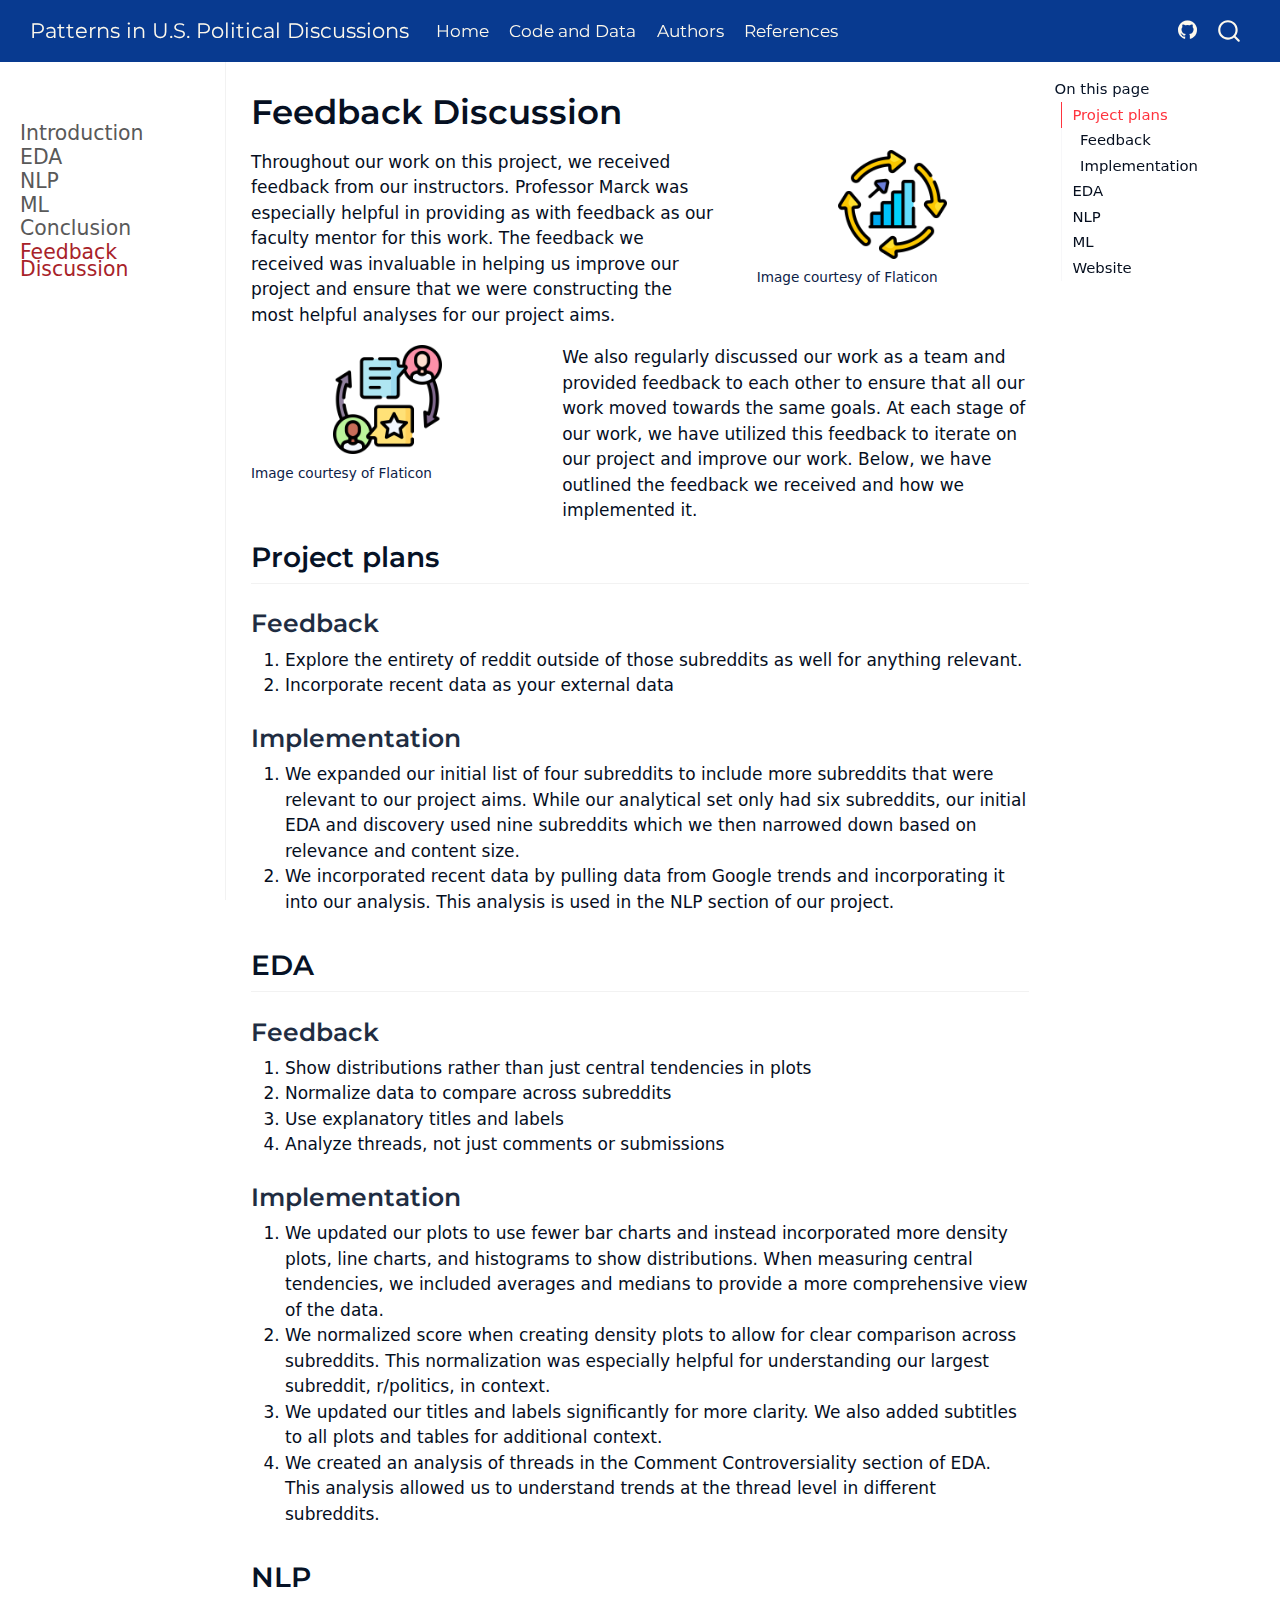
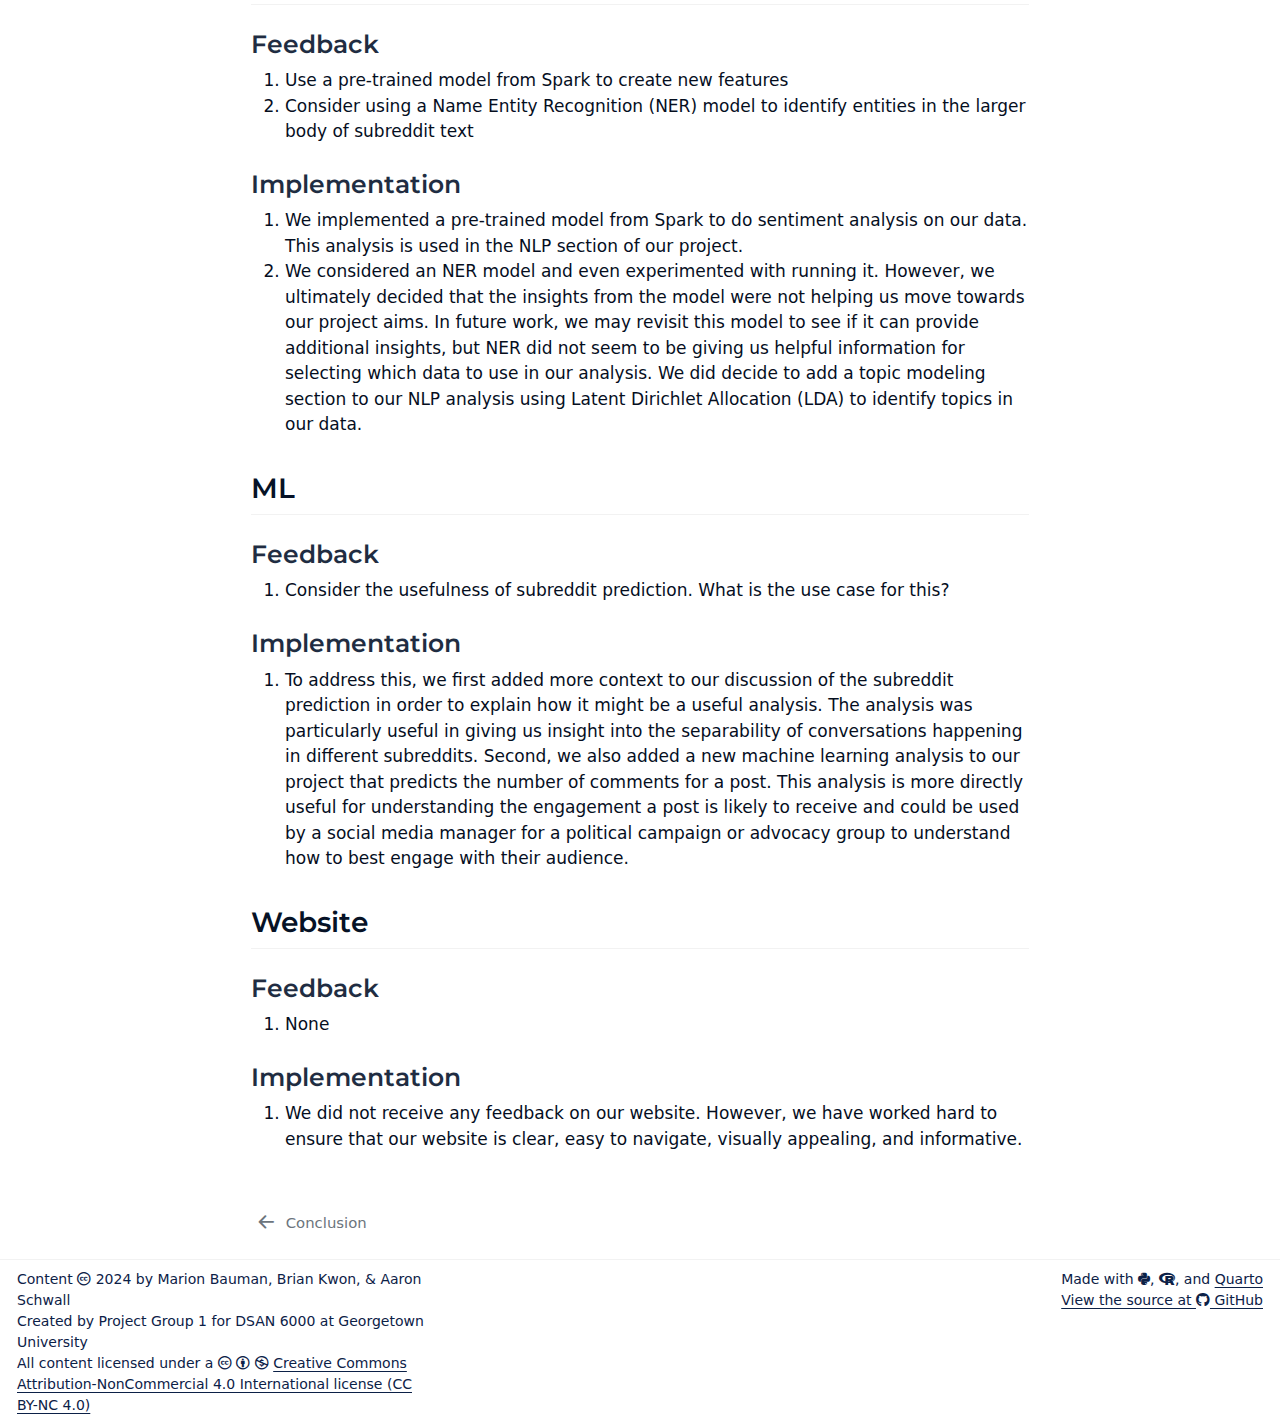
<file: docs/feedback.html>
<!DOCTYPE html>
<html xmlns="http://www.w3.org/1999/xhtml" lang="en" xml:lang="en"><head>

<meta charset="utf-8">
<meta name="generator" content="quarto-1.4.553">

<meta name="viewport" content="width=device-width, initial-scale=1.0, user-scalable=yes">


<title>Patterns in U.S. Political Discussions - Feedback Discussion</title>
<style>
code{white-space: pre-wrap;}
span.smallcaps{font-variant: small-caps;}
div.columns{display: flex; gap: min(4vw, 1.5em);}
div.column{flex: auto; overflow-x: auto;}
div.hanging-indent{margin-left: 1.5em; text-indent: -1.5em;}
ul.task-list{list-style: none;}
ul.task-list li input[type="checkbox"] {
  width: 0.8em;
  margin: 0 0.8em 0.2em -1em; /* quarto-specific, see https://github.com/quarto-dev/quarto-cli/issues/4556 */ 
  vertical-align: middle;
}
</style>


<script src="site_libs/quarto-nav/quarto-nav.js"></script>
<script src="site_libs/quarto-nav/headroom.min.js"></script>
<script src="site_libs/clipboard/clipboard.min.js"></script>
<script src="site_libs/quarto-search/autocomplete.umd.js"></script>
<script src="site_libs/quarto-search/fuse.min.js"></script>
<script src="site_libs/quarto-search/quarto-search.js"></script>
<meta name="quarto:offset" content="./">
<link href="./summary.html" rel="prev">
<script src="site_libs/quarto-html/quarto.js"></script>
<script src="site_libs/quarto-html/popper.min.js"></script>
<script src="site_libs/quarto-html/tippy.umd.min.js"></script>
<script src="site_libs/quarto-html/anchor.min.js"></script>
<link href="site_libs/quarto-html/tippy.css" rel="stylesheet">
<link href="site_libs/quarto-html/quarto-syntax-highlighting.css" rel="stylesheet" id="quarto-text-highlighting-styles">
<script src="site_libs/bootstrap/bootstrap.min.js"></script>
<link href="site_libs/bootstrap/bootstrap-icons.css" rel="stylesheet">
<link href="site_libs/bootstrap/bootstrap.min.css" rel="stylesheet" id="quarto-bootstrap" data-mode="light">
<link href="site_libs/quarto-contrib/fontawesome6-1.2.0/all.min.css" rel="stylesheet">
<link href="site_libs/quarto-contrib/fontawesome6-1.2.0/latex-fontsize.css" rel="stylesheet">
<script id="quarto-search-options" type="application/json">{
  "location": "navbar",
  "copy-button": false,
  "collapse-after": 3,
  "panel-placement": "end",
  "type": "overlay",
  "limit": 50,
  "keyboard-shortcut": [
    "f",
    "/",
    "s"
  ],
  "show-item-context": false,
  "language": {
    "search-no-results-text": "No results",
    "search-matching-documents-text": "matching documents",
    "search-copy-link-title": "Copy link to search",
    "search-hide-matches-text": "Hide additional matches",
    "search-more-match-text": "more match in this document",
    "search-more-matches-text": "more matches in this document",
    "search-clear-button-title": "Clear",
    "search-text-placeholder": "",
    "search-detached-cancel-button-title": "Cancel",
    "search-submit-button-title": "Submit",
    "search-label": "Search"
  }
}</script>


</head>

<body class="nav-sidebar docked nav-fixed">

<div id="quarto-search-results"></div>
  <header id="quarto-header" class="headroom fixed-top">
    <nav class="navbar navbar-expand-lg " data-bs-theme="dark">
      <div class="navbar-container container-fluid">
      <div class="navbar-brand-container mx-auto">
    <a class="navbar-brand" href="./index.html">
    <span class="navbar-title">Patterns in U.S. Political Discussions</span>
    </a>
  </div>
            <div id="quarto-search" class="" title="Search"></div>
          <button class="navbar-toggler" type="button" data-bs-toggle="collapse" data-bs-target="#navbarCollapse" aria-controls="navbarCollapse" aria-expanded="false" aria-label="Toggle navigation" onclick="if (window.quartoToggleHeadroom) { window.quartoToggleHeadroom(); }">
  <span class="navbar-toggler-icon"></span>
</button>
          <div class="collapse navbar-collapse" id="navbarCollapse">
            <ul class="navbar-nav navbar-nav-scroll me-auto">
  <li class="nav-item">
    <a class="nav-link" href="./../../index.html"> 
<span class="menu-text">Home</span></a>
  </li>  
  <li class="nav-item">
    <a class="nav-link" href="https://github.com/briansoonwookwon/DSAN_6000"> 
<span class="menu-text">Code and Data</span></a>
  </li>  
  <li class="nav-item">
    <a class="nav-link" href="./author.html"> 
<span class="menu-text">Authors</span></a>
  </li>  
  <li class="nav-item">
    <a class="nav-link" href="./references.html"> 
<span class="menu-text">References</span></a>
  </li>  
</ul>
            <ul class="navbar-nav navbar-nav-scroll ms-auto">
  <li class="nav-item compact">
    <a class="nav-link" href="https://github.com/briansoonwookwon/DSAN_6000"> <i class="bi bi-github" role="img">
</i> 
<span class="menu-text"></span></a>
  </li>  
</ul>
          </div> <!-- /navcollapse -->
          <div class="quarto-navbar-tools">
</div>
      </div> <!-- /container-fluid -->
    </nav>
  <nav class="quarto-secondary-nav">
    <div class="container-fluid d-flex">
      <button type="button" class="quarto-btn-toggle btn" data-bs-toggle="collapse" data-bs-target=".quarto-sidebar-collapse-item" aria-controls="quarto-sidebar" aria-expanded="false" aria-label="Toggle sidebar navigation" onclick="if (window.quartoToggleHeadroom) { window.quartoToggleHeadroom(); }">
        <i class="bi bi-layout-text-sidebar-reverse"></i>
      </button>
        <nav class="quarto-page-breadcrumbs" aria-label="breadcrumb"><ol class="breadcrumb"><li class="breadcrumb-item"><a href="./feedback.html">Feedback Discussion</a></li></ol></nav>
        <a class="flex-grow-1" role="button" data-bs-toggle="collapse" data-bs-target=".quarto-sidebar-collapse-item" aria-controls="quarto-sidebar" aria-expanded="false" aria-label="Toggle sidebar navigation" onclick="if (window.quartoToggleHeadroom) { window.quartoToggleHeadroom(); }">      
        </a>
      <button type="button" class="btn quarto-search-button" aria-label="" onclick="window.quartoOpenSearch();">
        <i class="bi bi-search"></i>
      </button>
    </div>
  </nav>
</header>
<!-- content -->
<div id="quarto-content" class="quarto-container page-columns page-rows-contents page-layout-full page-navbar">
<!-- sidebar -->
  <nav id="quarto-sidebar" class="sidebar collapse collapse-horizontal quarto-sidebar-collapse-item sidebar-navigation docked overflow-auto">
        <div class="mt-2 flex-shrink-0 align-items-center">
        <div class="sidebar-search">
        <div id="quarto-search" class="" title="Search"></div>
        </div>
        </div>
    <div class="sidebar-menu-container"> 
    <ul class="list-unstyled mt-1">
        <li class="sidebar-item">
  <div class="sidebar-item-container"> 
  <a href="./index.html" class="sidebar-item-text sidebar-link">
 <span class="menu-text">Introduction</span></a>
  </div>
</li>
        <li class="sidebar-item">
  <div class="sidebar-item-container"> 
  <a href="./eda.html" class="sidebar-item-text sidebar-link">
 <span class="menu-text">EDA</span></a>
  </div>
</li>
        <li class="sidebar-item">
  <div class="sidebar-item-container"> 
  <a href="./nlp.html" class="sidebar-item-text sidebar-link">
 <span class="menu-text">NLP</span></a>
  </div>
</li>
        <li class="sidebar-item">
  <div class="sidebar-item-container"> 
  <a href="./ml.html" class="sidebar-item-text sidebar-link">
 <span class="menu-text">ML</span></a>
  </div>
</li>
        <li class="sidebar-item">
  <div class="sidebar-item-container"> 
  <a href="./summary.html" class="sidebar-item-text sidebar-link">
 <span class="menu-text">Conclusion</span></a>
  </div>
</li>
        <li class="sidebar-item">
  <div class="sidebar-item-container"> 
  <a href="./feedback.html" class="sidebar-item-text sidebar-link active">
 <span class="menu-text">Feedback Discussion</span></a>
  </div>
</li>
    </ul>
    </div>
</nav>
<div id="quarto-sidebar-glass" class="quarto-sidebar-collapse-item" data-bs-toggle="collapse" data-bs-target=".quarto-sidebar-collapse-item"></div>
<!-- margin-sidebar -->
    <div id="quarto-margin-sidebar" class="sidebar margin-sidebar">
        <nav id="TOC" role="doc-toc" class="toc-active">
    <h2 id="toc-title">On this page</h2>
   
  <ul>
  <li><a href="#project-plans" id="toc-project-plans" class="nav-link active" data-scroll-target="#project-plans">Project plans</a>
  <ul class="collapse">
  <li><a href="#feedback" id="toc-feedback" class="nav-link" data-scroll-target="#feedback">Feedback</a></li>
  <li><a href="#implementation" id="toc-implementation" class="nav-link" data-scroll-target="#implementation">Implementation</a></li>
  </ul></li>
  <li><a href="#eda" id="toc-eda" class="nav-link" data-scroll-target="#eda">EDA</a>
  <ul class="collapse">
  <li><a href="#feedback-1" id="toc-feedback-1" class="nav-link" data-scroll-target="#feedback-1">Feedback</a></li>
  <li><a href="#implementation-1" id="toc-implementation-1" class="nav-link" data-scroll-target="#implementation-1">Implementation</a></li>
  </ul></li>
  <li><a href="#nlp" id="toc-nlp" class="nav-link" data-scroll-target="#nlp">NLP</a>
  <ul class="collapse">
  <li><a href="#feedback-2" id="toc-feedback-2" class="nav-link" data-scroll-target="#feedback-2">Feedback</a></li>
  <li><a href="#implementation-2" id="toc-implementation-2" class="nav-link" data-scroll-target="#implementation-2">Implementation</a></li>
  </ul></li>
  <li><a href="#ml" id="toc-ml" class="nav-link" data-scroll-target="#ml">ML</a>
  <ul class="collapse">
  <li><a href="#feedback-3" id="toc-feedback-3" class="nav-link" data-scroll-target="#feedback-3">Feedback</a></li>
  <li><a href="#implementation-3" id="toc-implementation-3" class="nav-link" data-scroll-target="#implementation-3">Implementation</a></li>
  </ul></li>
  <li><a href="#website" id="toc-website" class="nav-link" data-scroll-target="#website">Website</a>
  <ul class="collapse">
  <li><a href="#feedback-4" id="toc-feedback-4" class="nav-link" data-scroll-target="#feedback-4">Feedback</a></li>
  <li><a href="#implementation-4" id="toc-implementation-4" class="nav-link" data-scroll-target="#implementation-4">Implementation</a></li>
  </ul></li>
  </ul>
</nav>
    </div>
<!-- main -->
<main class="content column-body" id="quarto-document-content">

<header id="title-block-header" class="quarto-title-block default">
<div class="quarto-title">
<h1 class="title">Feedback Discussion</h1>
</div>



<div class="quarto-title-meta column-body">

    
  
    
  </div>
  


</header>


<div class="columns">
<div class="column" style="width:60%;">
<p>Throughout our work on this project, we received feedback from our instructors. Professor Marck was especially helpful in providing as with feedback as our faculty mentor for this work. The feedback we received was invaluable in helping us improve our project and ensure that we were constructing the most helpful analyses for our project aims.</p>
</div><div class="column" style="width:5%;">
<!-- empty column to create gap -->
</div><div class="column" style="width:35%;">
<div class="quarto-figure quarto-figure-center">
<figure class="figure">
<p><img src="imgs/continuous-improvement.png" class="img-fluid figure-img" style="width:40.0%"></p>
<figcaption>Image courtesy of Flaticon</figcaption>
</figure>
</div>
</div>
</div>
<div class="columns">
<div class="column" style="width:35%;">
<div class="quarto-figure quarto-figure-center">
<figure class="figure">
<p><img src="imgs/feedback-loop.png" class="img-fluid figure-img" style="width:40.0%"></p>
<figcaption>Image courtesy of Flaticon</figcaption>
</figure>
</div>
</div><div class="column" style="width:5%;">
<!-- empty column to create gap -->
</div><div class="column" style="width:60%;">
<p>We also regularly discussed our work as a team and provided feedback to each other to ensure that all our work moved towards the same goals. At each stage of our work, we have utilized this feedback to iterate on our project and improve our work. Below, we have outlined the feedback we received and how we implemented it.</p>
</div>
</div>
<section id="project-plans" class="level2">
<h2 class="anchored" data-anchor-id="project-plans">Project plans</h2>
<section id="feedback" class="level3">
<h3 class="anchored" data-anchor-id="feedback">Feedback</h3>
<ol type="1">
<li>Explore the entirety of reddit outside of those subreddits as well for anything relevant.</li>
<li>Incorporate recent data as your external data</li>
</ol>
</section>
<section id="implementation" class="level3">
<h3 class="anchored" data-anchor-id="implementation">Implementation</h3>
<ol type="1">
<li>We expanded our initial list of four subreddits to include more subreddits that were relevant to our project aims. While our analytical set only had six subreddits, our initial EDA and discovery used nine subreddits which we then narrowed down based on relevance and content size.</li>
<li>We incorporated recent data by pulling data from Google trends and incorporating it into our analysis. This analysis is used in the NLP section of our project.</li>
</ol>
</section>
</section>
<section id="eda" class="level2">
<h2 class="anchored" data-anchor-id="eda">EDA</h2>
<section id="feedback-1" class="level3">
<h3 class="anchored" data-anchor-id="feedback-1">Feedback</h3>
<ol type="1">
<li>Show distributions rather than just central tendencies in plots</li>
<li>Normalize data to compare across subreddits</li>
<li>Use explanatory titles and labels</li>
<li>Analyze threads, not just comments or submissions</li>
</ol>
</section>
<section id="implementation-1" class="level3">
<h3 class="anchored" data-anchor-id="implementation-1">Implementation</h3>
<ol type="1">
<li>We updated our plots to use fewer bar charts and instead incorporated more density plots, line charts, and histograms to show distributions. When measuring central tendencies, we included averages and medians to provide a more comprehensive view of the data.</li>
<li>We normalized score when creating density plots to allow for clear comparison across subreddits. This normalization was especially helpful for understanding our largest subreddit, r/politics, in context.</li>
<li>We updated our titles and labels significantly for more clarity. We also added subtitles to all plots and tables for additional context.</li>
<li>We created an analysis of threads in the Comment Controversiality section of EDA. This analysis allowed us to understand trends at the thread level in different subreddits.</li>
</ol>
</section>
</section>
<section id="nlp" class="level2">
<h2 class="anchored" data-anchor-id="nlp">NLP</h2>
<section id="feedback-2" class="level3">
<h3 class="anchored" data-anchor-id="feedback-2">Feedback</h3>
<ol type="1">
<li>Use a pre-trained model from Spark to create new features</li>
<li>Consider using a Name Entity Recognition (NER) model to identify entities in the larger body of subreddit text</li>
</ol>
</section>
<section id="implementation-2" class="level3">
<h3 class="anchored" data-anchor-id="implementation-2">Implementation</h3>
<ol type="1">
<li>We implemented a pre-trained model from Spark to do sentiment analysis on our data. This analysis is used in the NLP section of our project.</li>
<li>We considered an NER model and even experimented with running it. However, we ultimately decided that the insights from the model were not helping us move towards our project aims. In future work, we may revisit this model to see if it can provide additional insights, but NER did not seem to be giving us helpful information for selecting which data to use in our analysis. We did decide to add a topic modeling section to our NLP analysis using Latent Dirichlet Allocation (LDA) to identify topics in our data.</li>
</ol>
</section>
</section>
<section id="ml" class="level2">
<h2 class="anchored" data-anchor-id="ml">ML</h2>
<section id="feedback-3" class="level3">
<h3 class="anchored" data-anchor-id="feedback-3">Feedback</h3>
<ol type="1">
<li>Consider the usefulness of subreddit prediction. What is the use case for this?</li>
</ol>
</section>
<section id="implementation-3" class="level3">
<h3 class="anchored" data-anchor-id="implementation-3">Implementation</h3>
<ol type="1">
<li>To address this, we first added more context to our discussion of the subreddit prediction in order to explain how it might be a useful analysis. The analysis was particularly useful in giving us insight into the separability of conversations happening in different subreddits. Second, we also added a new machine learning analysis to our project that predicts the number of comments for a post. This analysis is more directly useful for understanding the engagement a post is likely to receive and could be used by a social media manager for a political campaign or advocacy group to understand how to best engage with their audience.</li>
</ol>
</section>
</section>
<section id="website" class="level2">
<h2 class="anchored" data-anchor-id="website">Website</h2>
<section id="feedback-4" class="level3">
<h3 class="anchored" data-anchor-id="feedback-4">Feedback</h3>
<ol type="1">
<li>None</li>
</ol>
</section>
<section id="implementation-4" class="level3">
<h3 class="anchored" data-anchor-id="implementation-4">Implementation</h3>
<ol type="1">
<li>We did not receive any feedback on our website. However, we have worked hard to ensure that our website is clear, easy to navigate, visually appealing, and informative.</li>
</ol>


</section>
</section>

<a onclick="window.scrollTo(0, 0); return false;" role="button" id="quarto-back-to-top"><i class="bi bi-arrow-up"></i> Back to top</a></main> <!-- /main -->
<script id="quarto-html-after-body" type="application/javascript">
window.document.addEventListener("DOMContentLoaded", function (event) {
  const toggleBodyColorMode = (bsSheetEl) => {
    const mode = bsSheetEl.getAttribute("data-mode");
    const bodyEl = window.document.querySelector("body");
    if (mode === "dark") {
      bodyEl.classList.add("quarto-dark");
      bodyEl.classList.remove("quarto-light");
    } else {
      bodyEl.classList.add("quarto-light");
      bodyEl.classList.remove("quarto-dark");
    }
  }
  const toggleBodyColorPrimary = () => {
    const bsSheetEl = window.document.querySelector("link#quarto-bootstrap");
    if (bsSheetEl) {
      toggleBodyColorMode(bsSheetEl);
    }
  }
  toggleBodyColorPrimary();  
  const icon = "";
  const anchorJS = new window.AnchorJS();
  anchorJS.options = {
    placement: 'right',
    icon: icon
  };
  anchorJS.add('.anchored');
  const isCodeAnnotation = (el) => {
    for (const clz of el.classList) {
      if (clz.startsWith('code-annotation-')) {                     
        return true;
      }
    }
    return false;
  }
  const clipboard = new window.ClipboardJS('.code-copy-button', {
    text: function(trigger) {
      const codeEl = trigger.previousElementSibling.cloneNode(true);
      for (const childEl of codeEl.children) {
        if (isCodeAnnotation(childEl)) {
          childEl.remove();
        }
      }
      return codeEl.innerText;
    }
  });
  clipboard.on('success', function(e) {
    // button target
    const button = e.trigger;
    // don't keep focus
    button.blur();
    // flash "checked"
    button.classList.add('code-copy-button-checked');
    var currentTitle = button.getAttribute("title");
    button.setAttribute("title", "Copied!");
    let tooltip;
    if (window.bootstrap) {
      button.setAttribute("data-bs-toggle", "tooltip");
      button.setAttribute("data-bs-placement", "left");
      button.setAttribute("data-bs-title", "Copied!");
      tooltip = new bootstrap.Tooltip(button, 
        { trigger: "manual", 
          customClass: "code-copy-button-tooltip",
          offset: [0, -8]});
      tooltip.show();    
    }
    setTimeout(function() {
      if (tooltip) {
        tooltip.hide();
        button.removeAttribute("data-bs-title");
        button.removeAttribute("data-bs-toggle");
        button.removeAttribute("data-bs-placement");
      }
      button.setAttribute("title", currentTitle);
      button.classList.remove('code-copy-button-checked');
    }, 1000);
    // clear code selection
    e.clearSelection();
  });
    var localhostRegex = new RegExp(/^(?:http|https):\/\/localhost\:?[0-9]*\//);
    var mailtoRegex = new RegExp(/^mailto:/);
      var filterRegex = new RegExp('/' + window.location.host + '/');
    var isInternal = (href) => {
        return filterRegex.test(href) || localhostRegex.test(href) || mailtoRegex.test(href);
    }
    // Inspect non-navigation links and adorn them if external
 	var links = window.document.querySelectorAll('a[href]:not(.nav-link):not(.navbar-brand):not(.toc-action):not(.sidebar-link):not(.sidebar-item-toggle):not(.pagination-link):not(.no-external):not([aria-hidden]):not(.dropdown-item):not(.quarto-navigation-tool)');
    for (var i=0; i<links.length; i++) {
      const link = links[i];
      if (!isInternal(link.href)) {
        // undo the damage that might have been done by quarto-nav.js in the case of
        // links that we want to consider external
        if (link.dataset.originalHref !== undefined) {
          link.href = link.dataset.originalHref;
        }
      }
    }
  function tippyHover(el, contentFn, onTriggerFn, onUntriggerFn) {
    const config = {
      allowHTML: true,
      maxWidth: 500,
      delay: 100,
      arrow: false,
      appendTo: function(el) {
          return el.parentElement;
      },
      interactive: true,
      interactiveBorder: 10,
      theme: 'quarto',
      placement: 'bottom-start',
    };
    if (contentFn) {
      config.content = contentFn;
    }
    if (onTriggerFn) {
      config.onTrigger = onTriggerFn;
    }
    if (onUntriggerFn) {
      config.onUntrigger = onUntriggerFn;
    }
    window.tippy(el, config); 
  }
  const noterefs = window.document.querySelectorAll('a[role="doc-noteref"]');
  for (var i=0; i<noterefs.length; i++) {
    const ref = noterefs[i];
    tippyHover(ref, function() {
      // use id or data attribute instead here
      let href = ref.getAttribute('data-footnote-href') || ref.getAttribute('href');
      try { href = new URL(href).hash; } catch {}
      const id = href.replace(/^#\/?/, "");
      const note = window.document.getElementById(id);
      if (note) {
        return note.innerHTML;
      } else {
        return "";
      }
    });
  }
  const xrefs = window.document.querySelectorAll('a.quarto-xref');
  const processXRef = (id, note) => {
    // Strip column container classes
    const stripColumnClz = (el) => {
      el.classList.remove("page-full", "page-columns");
      if (el.children) {
        for (const child of el.children) {
          stripColumnClz(child);
        }
      }
    }
    stripColumnClz(note)
    if (id === null || id.startsWith('sec-')) {
      // Special case sections, only their first couple elements
      const container = document.createElement("div");
      if (note.children && note.children.length > 2) {
        container.appendChild(note.children[0].cloneNode(true));
        for (let i = 1; i < note.children.length; i++) {
          const child = note.children[i];
          if (child.tagName === "P" && child.innerText === "") {
            continue;
          } else {
            container.appendChild(child.cloneNode(true));
            break;
          }
        }
        if (window.Quarto?.typesetMath) {
          window.Quarto.typesetMath(container);
        }
        return container.innerHTML
      } else {
        if (window.Quarto?.typesetMath) {
          window.Quarto.typesetMath(note);
        }
        return note.innerHTML;
      }
    } else {
      // Remove any anchor links if they are present
      const anchorLink = note.querySelector('a.anchorjs-link');
      if (anchorLink) {
        anchorLink.remove();
      }
      if (window.Quarto?.typesetMath) {
        window.Quarto.typesetMath(note);
      }
      // TODO in 1.5, we should make sure this works without a callout special case
      if (note.classList.contains("callout")) {
        return note.outerHTML;
      } else {
        return note.innerHTML;
      }
    }
  }
  for (var i=0; i<xrefs.length; i++) {
    const xref = xrefs[i];
    tippyHover(xref, undefined, function(instance) {
      instance.disable();
      let url = xref.getAttribute('href');
      let hash = undefined; 
      if (url.startsWith('#')) {
        hash = url;
      } else {
        try { hash = new URL(url).hash; } catch {}
      }
      if (hash) {
        const id = hash.replace(/^#\/?/, "");
        const note = window.document.getElementById(id);
        if (note !== null) {
          try {
            const html = processXRef(id, note.cloneNode(true));
            instance.setContent(html);
          } finally {
            instance.enable();
            instance.show();
          }
        } else {
          // See if we can fetch this
          fetch(url.split('#')[0])
          .then(res => res.text())
          .then(html => {
            const parser = new DOMParser();
            const htmlDoc = parser.parseFromString(html, "text/html");
            const note = htmlDoc.getElementById(id);
            if (note !== null) {
              const html = processXRef(id, note);
              instance.setContent(html);
            } 
          }).finally(() => {
            instance.enable();
            instance.show();
          });
        }
      } else {
        // See if we can fetch a full url (with no hash to target)
        // This is a special case and we should probably do some content thinning / targeting
        fetch(url)
        .then(res => res.text())
        .then(html => {
          const parser = new DOMParser();
          const htmlDoc = parser.parseFromString(html, "text/html");
          const note = htmlDoc.querySelector('main.content');
          if (note !== null) {
            // This should only happen for chapter cross references
            // (since there is no id in the URL)
            // remove the first header
            if (note.children.length > 0 && note.children[0].tagName === "HEADER") {
              note.children[0].remove();
            }
            const html = processXRef(null, note);
            instance.setContent(html);
          } 
        }).finally(() => {
          instance.enable();
          instance.show();
        });
      }
    }, function(instance) {
    });
  }
      let selectedAnnoteEl;
      const selectorForAnnotation = ( cell, annotation) => {
        let cellAttr = 'data-code-cell="' + cell + '"';
        let lineAttr = 'data-code-annotation="' +  annotation + '"';
        const selector = 'span[' + cellAttr + '][' + lineAttr + ']';
        return selector;
      }
      const selectCodeLines = (annoteEl) => {
        const doc = window.document;
        const targetCell = annoteEl.getAttribute("data-target-cell");
        const targetAnnotation = annoteEl.getAttribute("data-target-annotation");
        const annoteSpan = window.document.querySelector(selectorForAnnotation(targetCell, targetAnnotation));
        const lines = annoteSpan.getAttribute("data-code-lines").split(",");
        const lineIds = lines.map((line) => {
          return targetCell + "-" + line;
        })
        let top = null;
        let height = null;
        let parent = null;
        if (lineIds.length > 0) {
            //compute the position of the single el (top and bottom and make a div)
            const el = window.document.getElementById(lineIds[0]);
            top = el.offsetTop;
            height = el.offsetHeight;
            parent = el.parentElement.parentElement;
          if (lineIds.length > 1) {
            const lastEl = window.document.getElementById(lineIds[lineIds.length - 1]);
            const bottom = lastEl.offsetTop + lastEl.offsetHeight;
            height = bottom - top;
          }
          if (top !== null && height !== null && parent !== null) {
            // cook up a div (if necessary) and position it 
            let div = window.document.getElementById("code-annotation-line-highlight");
            if (div === null) {
              div = window.document.createElement("div");
              div.setAttribute("id", "code-annotation-line-highlight");
              div.style.position = 'absolute';
              parent.appendChild(div);
            }
            div.style.top = top - 2 + "px";
            div.style.height = height + 4 + "px";
            div.style.left = 0;
            let gutterDiv = window.document.getElementById("code-annotation-line-highlight-gutter");
            if (gutterDiv === null) {
              gutterDiv = window.document.createElement("div");
              gutterDiv.setAttribute("id", "code-annotation-line-highlight-gutter");
              gutterDiv.style.position = 'absolute';
              const codeCell = window.document.getElementById(targetCell);
              const gutter = codeCell.querySelector('.code-annotation-gutter');
              gutter.appendChild(gutterDiv);
            }
            gutterDiv.style.top = top - 2 + "px";
            gutterDiv.style.height = height + 4 + "px";
          }
          selectedAnnoteEl = annoteEl;
        }
      };
      const unselectCodeLines = () => {
        const elementsIds = ["code-annotation-line-highlight", "code-annotation-line-highlight-gutter"];
        elementsIds.forEach((elId) => {
          const div = window.document.getElementById(elId);
          if (div) {
            div.remove();
          }
        });
        selectedAnnoteEl = undefined;
      };
        // Handle positioning of the toggle
    window.addEventListener(
      "resize",
      throttle(() => {
        elRect = undefined;
        if (selectedAnnoteEl) {
          selectCodeLines(selectedAnnoteEl);
        }
      }, 10)
    );
    function throttle(fn, ms) {
    let throttle = false;
    let timer;
      return (...args) => {
        if(!throttle) { // first call gets through
            fn.apply(this, args);
            throttle = true;
        } else { // all the others get throttled
            if(timer) clearTimeout(timer); // cancel #2
            timer = setTimeout(() => {
              fn.apply(this, args);
              timer = throttle = false;
            }, ms);
        }
      };
    }
      // Attach click handler to the DT
      const annoteDls = window.document.querySelectorAll('dt[data-target-cell]');
      for (const annoteDlNode of annoteDls) {
        annoteDlNode.addEventListener('click', (event) => {
          const clickedEl = event.target;
          if (clickedEl !== selectedAnnoteEl) {
            unselectCodeLines();
            const activeEl = window.document.querySelector('dt[data-target-cell].code-annotation-active');
            if (activeEl) {
              activeEl.classList.remove('code-annotation-active');
            }
            selectCodeLines(clickedEl);
            clickedEl.classList.add('code-annotation-active');
          } else {
            // Unselect the line
            unselectCodeLines();
            clickedEl.classList.remove('code-annotation-active');
          }
        });
      }
  const findCites = (el) => {
    const parentEl = el.parentElement;
    if (parentEl) {
      const cites = parentEl.dataset.cites;
      if (cites) {
        return {
          el,
          cites: cites.split(' ')
        };
      } else {
        return findCites(el.parentElement)
      }
    } else {
      return undefined;
    }
  };
  var bibliorefs = window.document.querySelectorAll('a[role="doc-biblioref"]');
  for (var i=0; i<bibliorefs.length; i++) {
    const ref = bibliorefs[i];
    const citeInfo = findCites(ref);
    if (citeInfo) {
      tippyHover(citeInfo.el, function() {
        var popup = window.document.createElement('div');
        citeInfo.cites.forEach(function(cite) {
          var citeDiv = window.document.createElement('div');
          citeDiv.classList.add('hanging-indent');
          citeDiv.classList.add('csl-entry');
          var biblioDiv = window.document.getElementById('ref-' + cite);
          if (biblioDiv) {
            citeDiv.innerHTML = biblioDiv.innerHTML;
          }
          popup.appendChild(citeDiv);
        });
        return popup.innerHTML;
      });
    }
  }
});
</script>
<nav class="page-navigation column-body">
  <div class="nav-page nav-page-previous">
      <a href="./summary.html" class="pagination-link" aria-label="Conclusion">
        <i class="bi bi-arrow-left-short"></i> <span class="nav-page-text">Conclusion</span>
      </a>          
  </div>
  <div class="nav-page nav-page-next">
  </div>
</nav>
</div> <!-- /content -->
<footer class="footer">
  <div class="nav-footer">
    <div class="nav-footer-left">
<p>Content <i class="fa-brands fa-creative-commons" aria-label="creative-commons"></i> 2024 by Marion Bauman, Brian Kwon, &amp; Aaron Schwall <br> Created by Project Group 1 for DSAN 6000 at Georgetown University <br> All content licensed under a <i class="fa-brands fa-creative-commons" aria-label="creative-commons"></i> <i class="fa-brands fa-creative-commons-by" aria-label="creative-commons-by"></i> <i class="fa-brands fa-creative-commons-nc" aria-label="creative-commons-nc"></i> <a href="https://creativecommons.org/licenses/by-nc/4.0/">Creative Commons Attribution-NonCommercial 4.0 International license (CC BY-NC 4.0)</a></p>
</div>   
    <div class="nav-footer-center">
      &nbsp;
    </div>
    <div class="nav-footer-right">
<p>Made with <i class="fa-brands fa-python" aria-label="python"></i>, <i class="fa-brands fa-r-project" aria-label="r-project"></i>, and <a href="https://quarto.org/">Quarto</a><br> <a href="https://github.com/briansoonwookwon/DSAN_6000">View the source at <i class="fa-brands fa-github" aria-label="github"></i> GitHub</a></p>
</div>
  </div>
</footer>




</body></html>
</file>
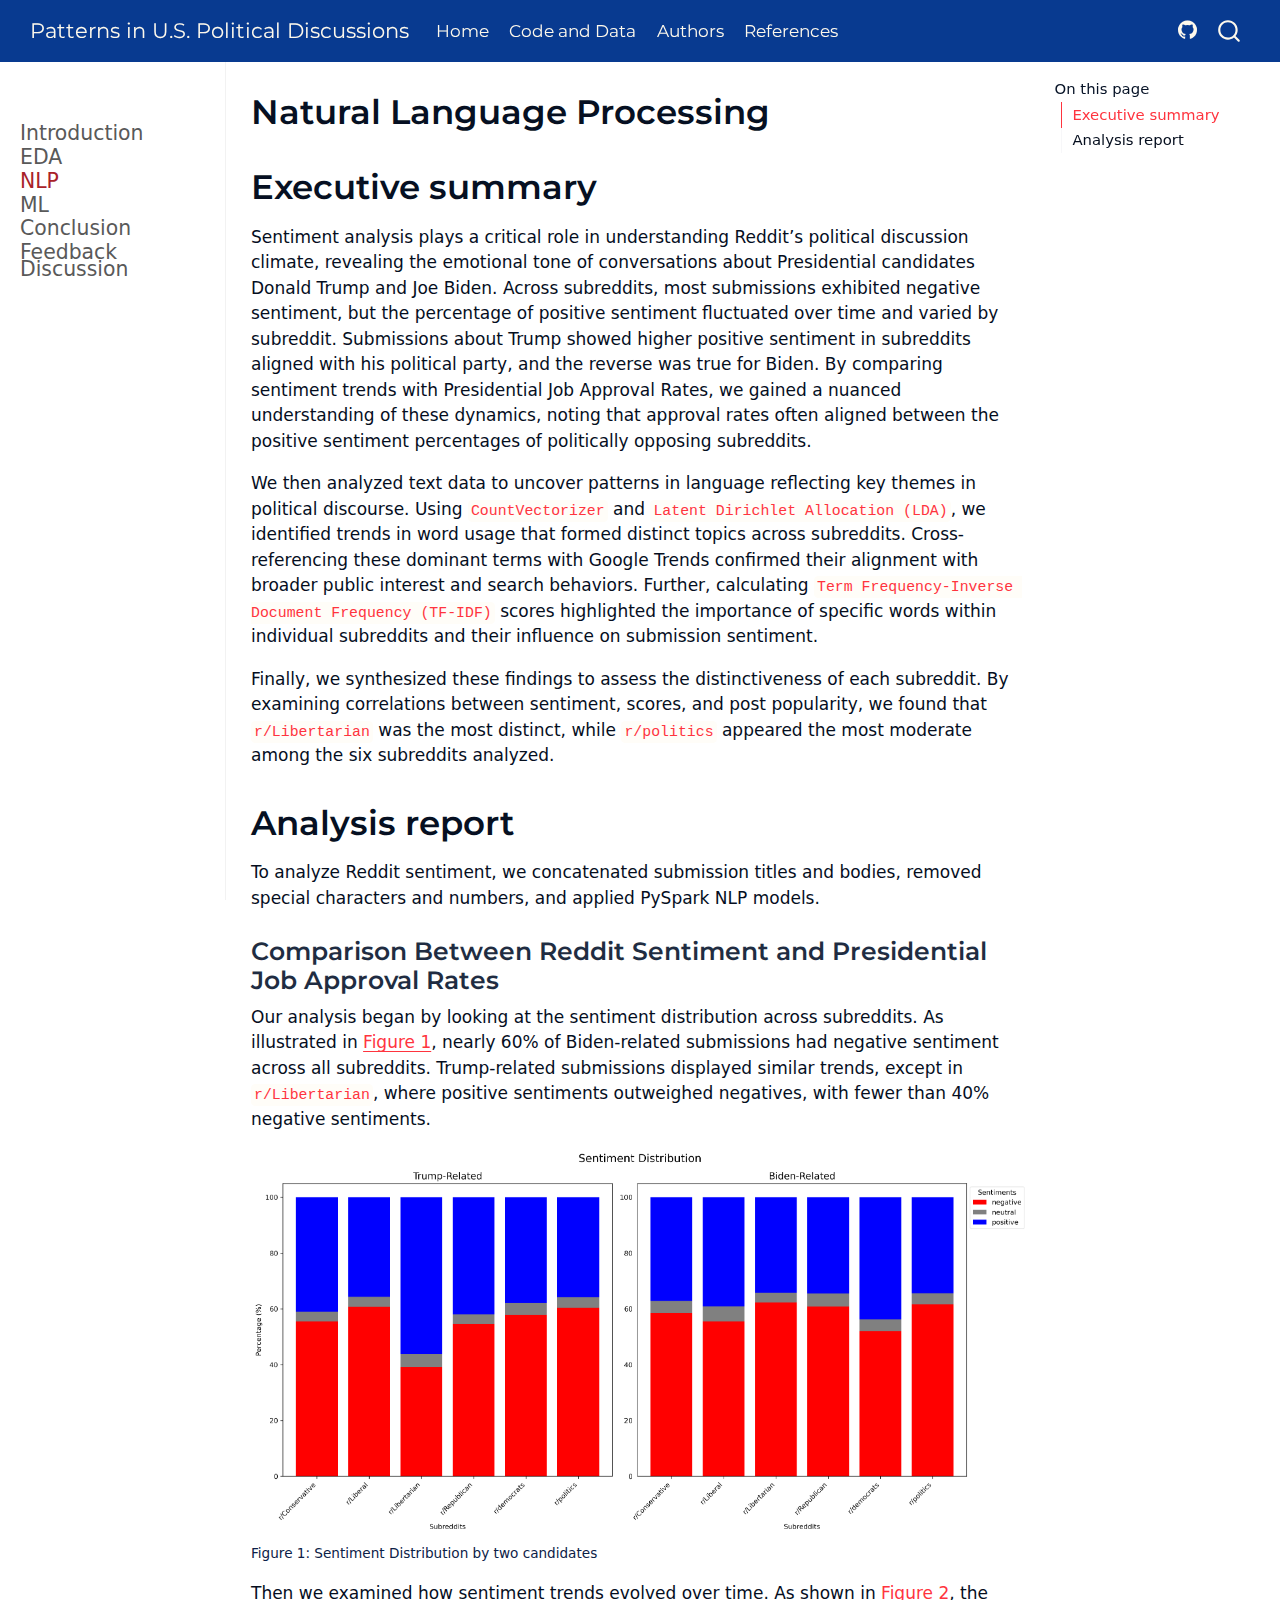
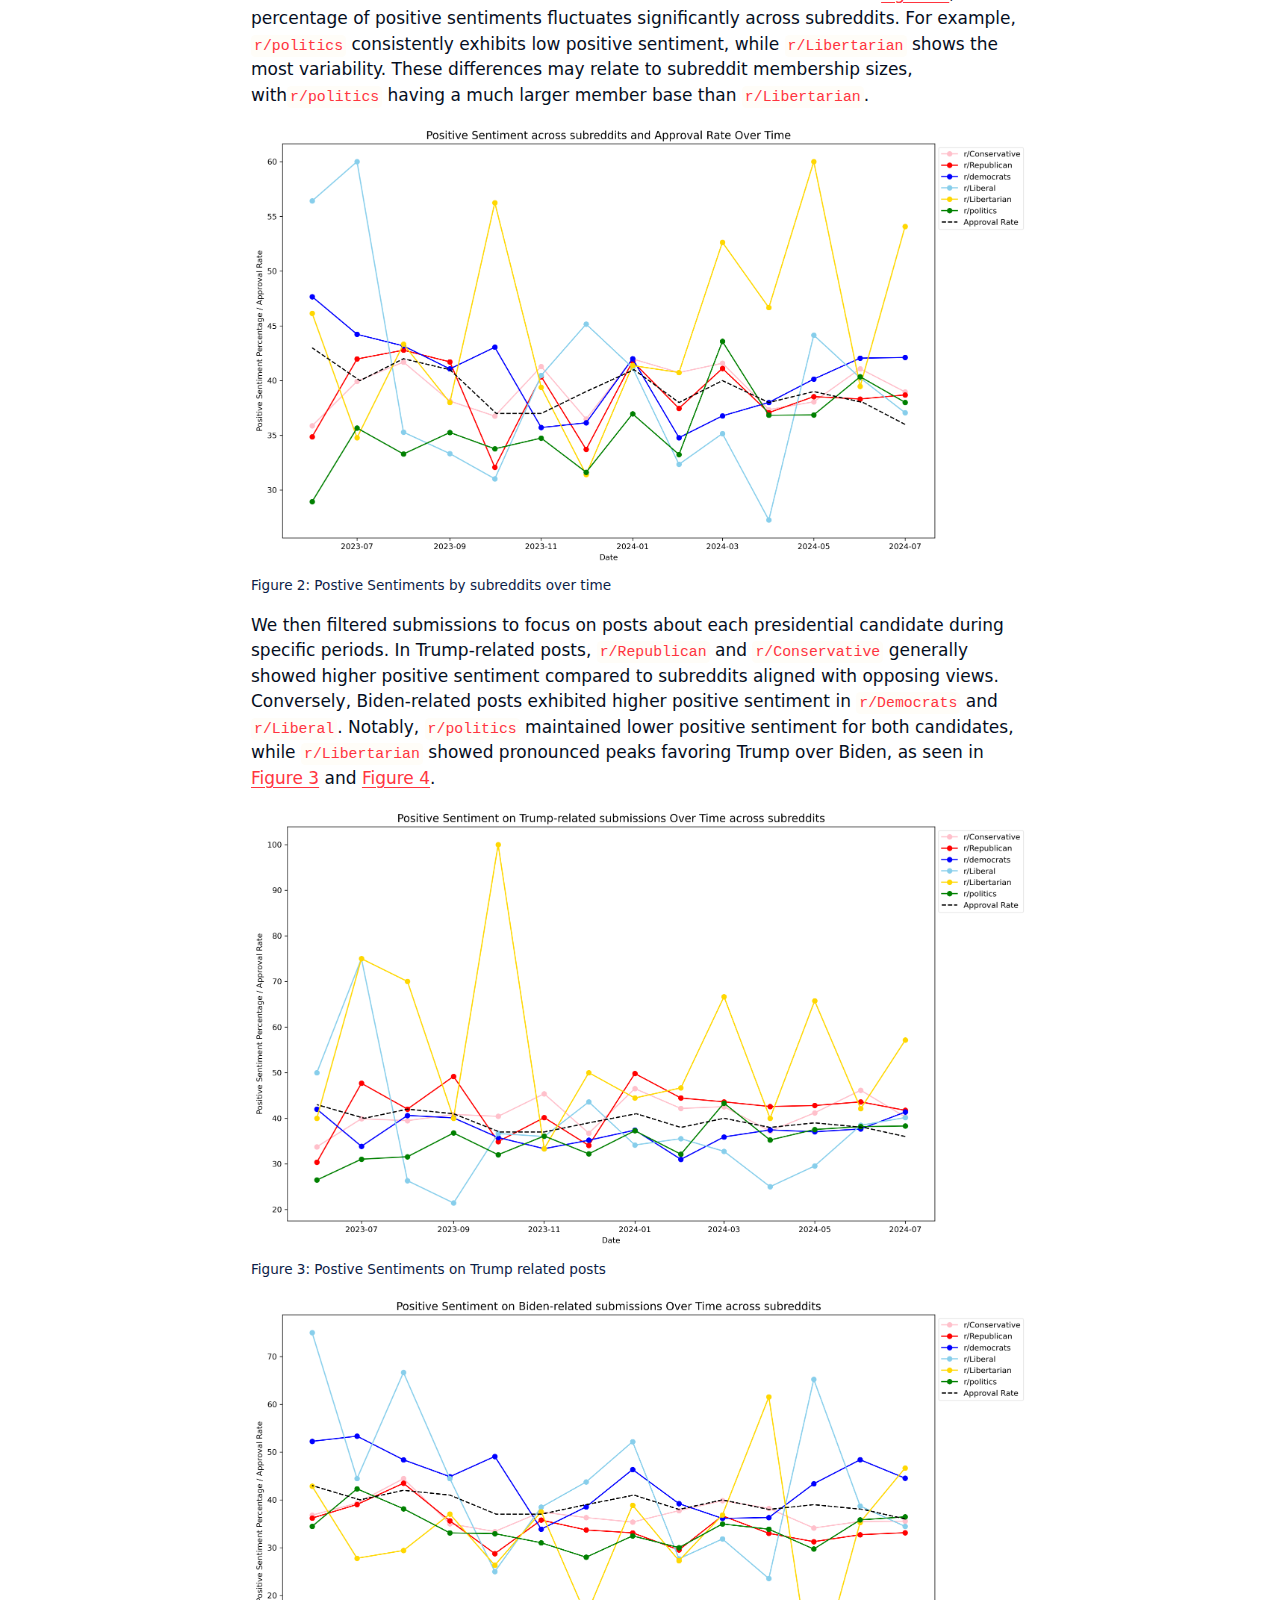
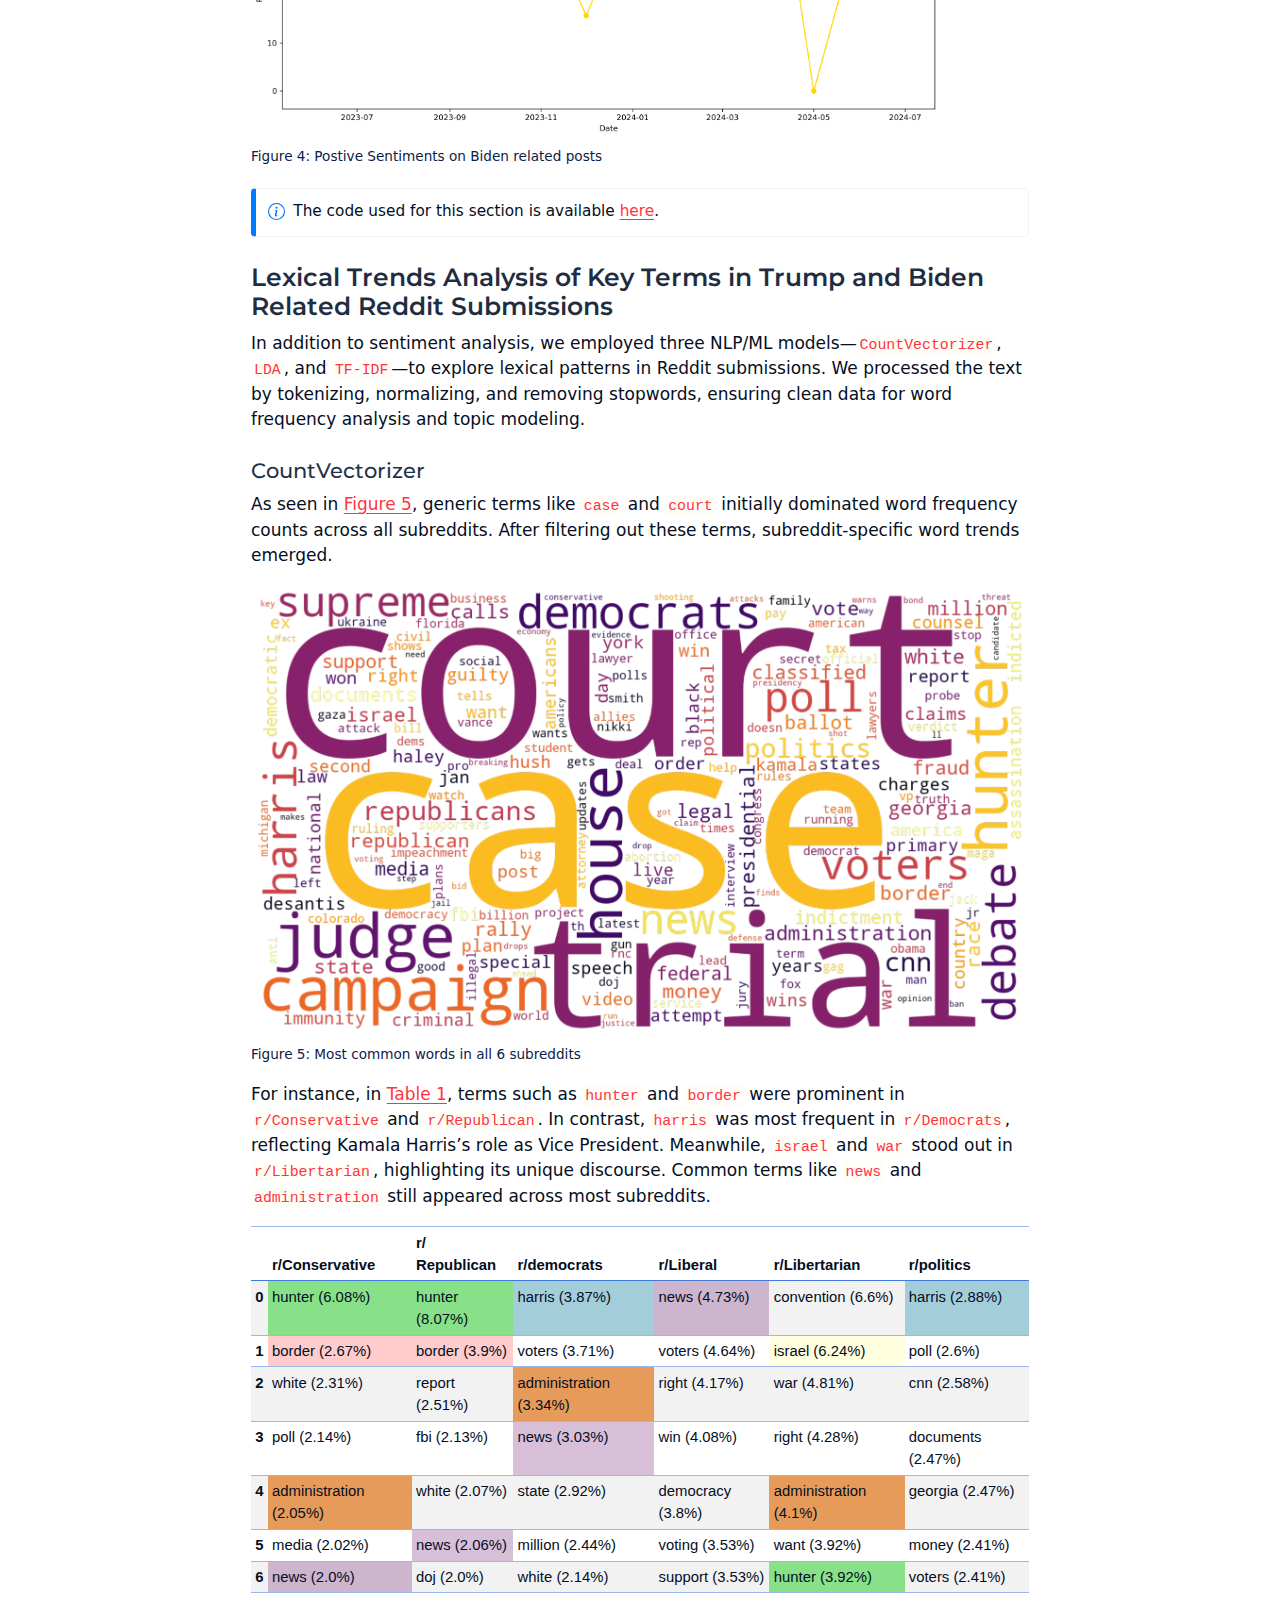
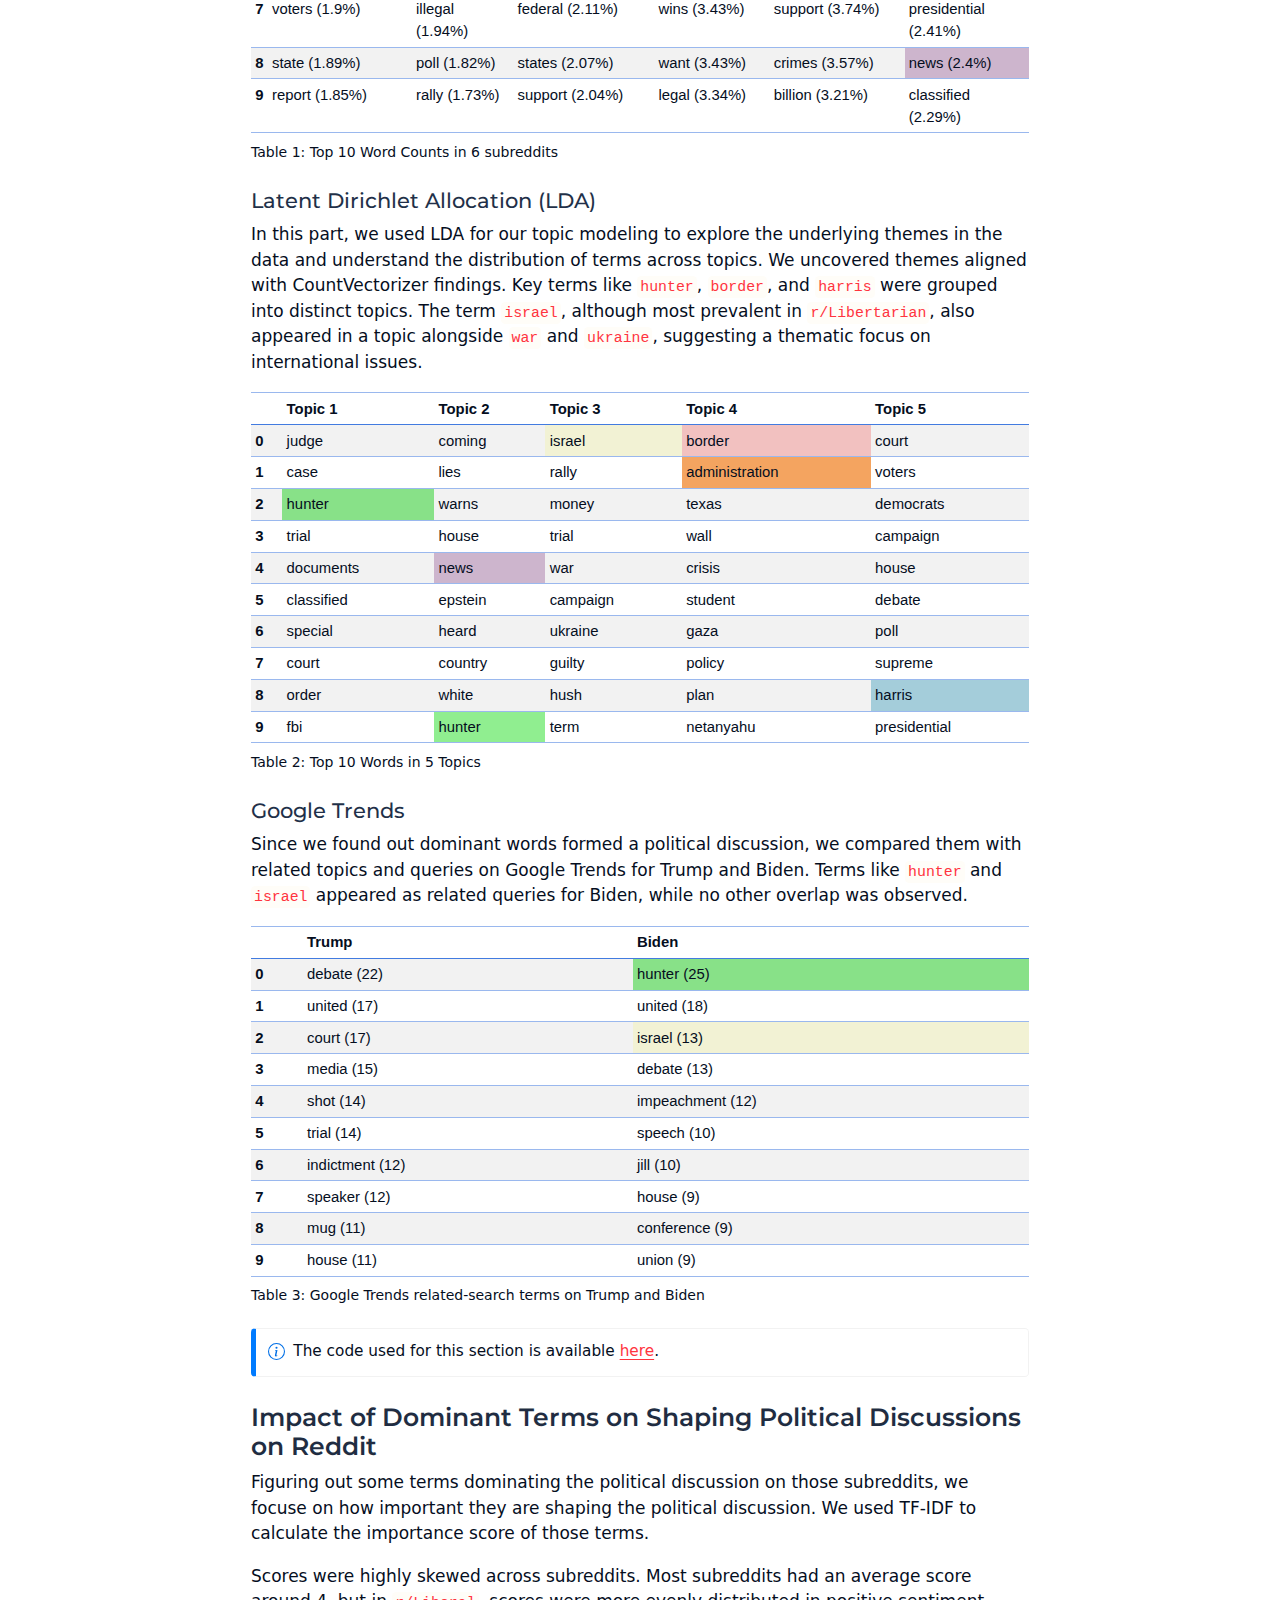
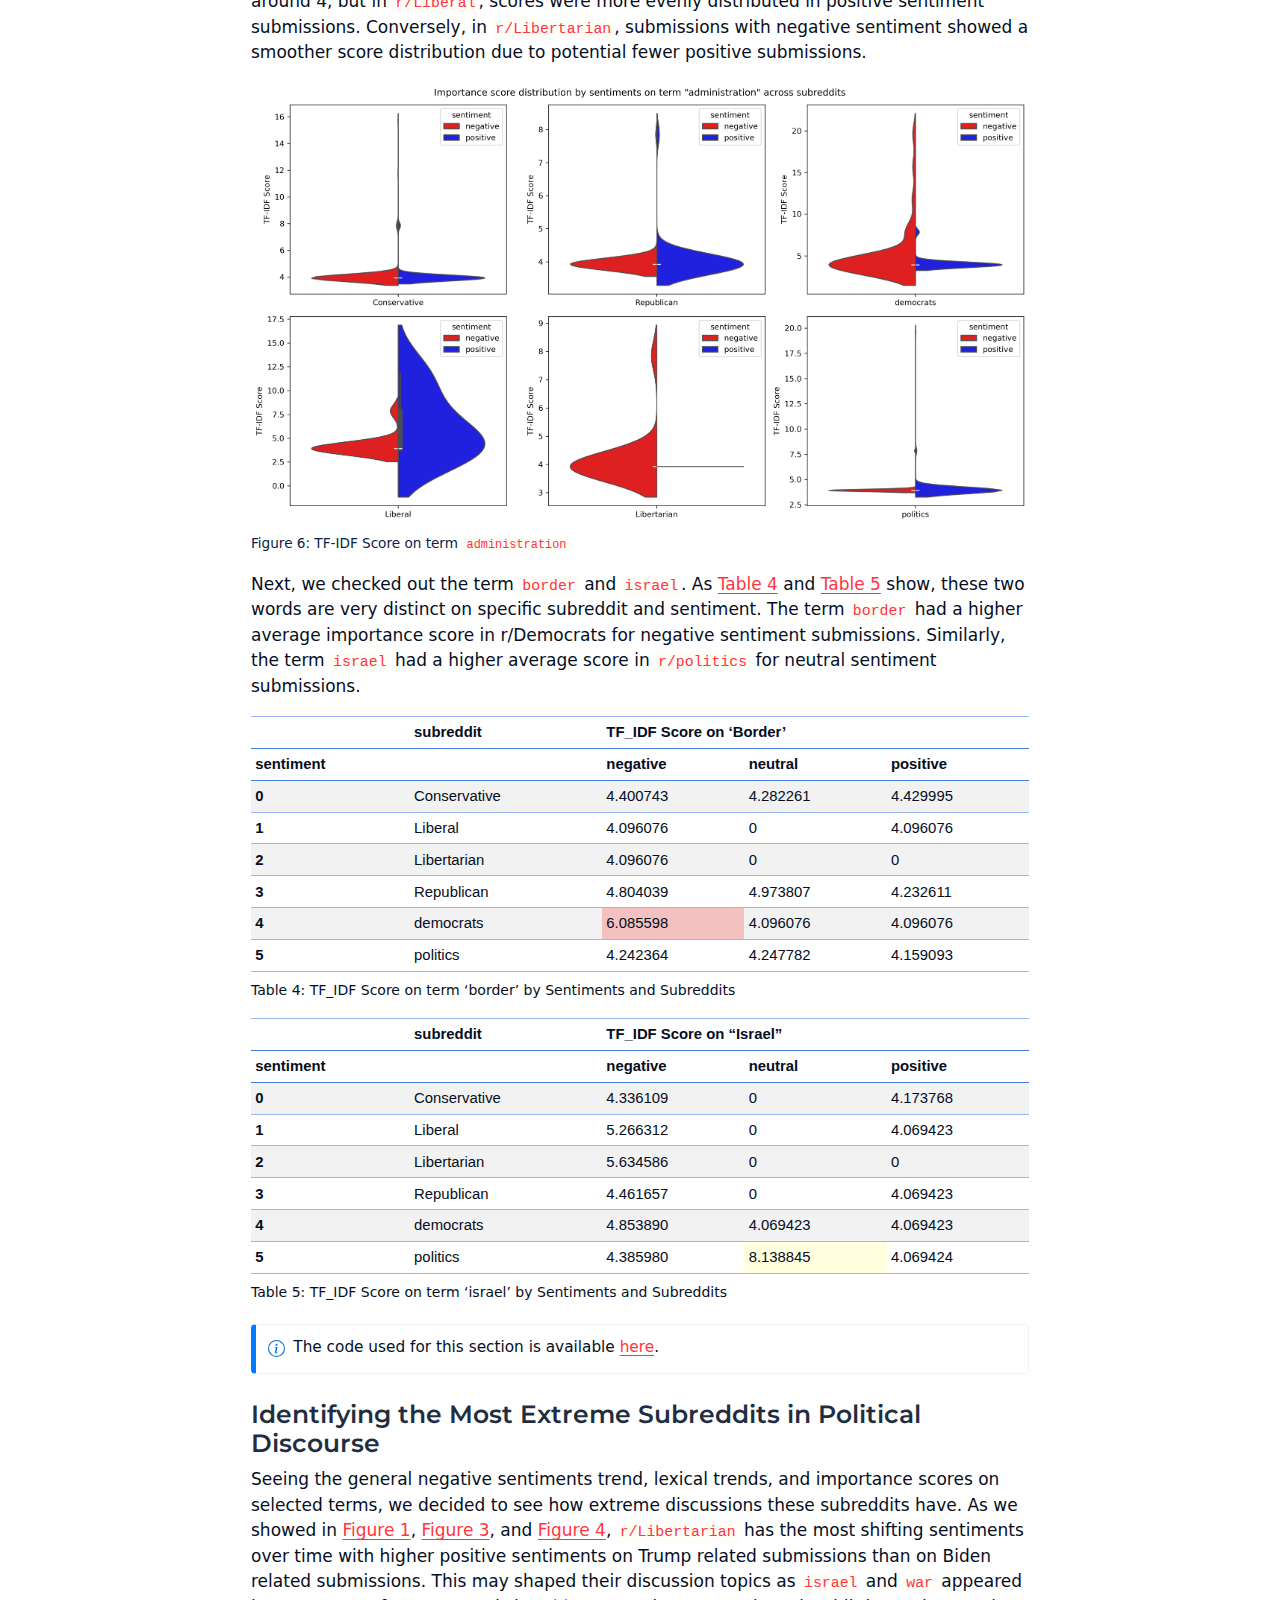
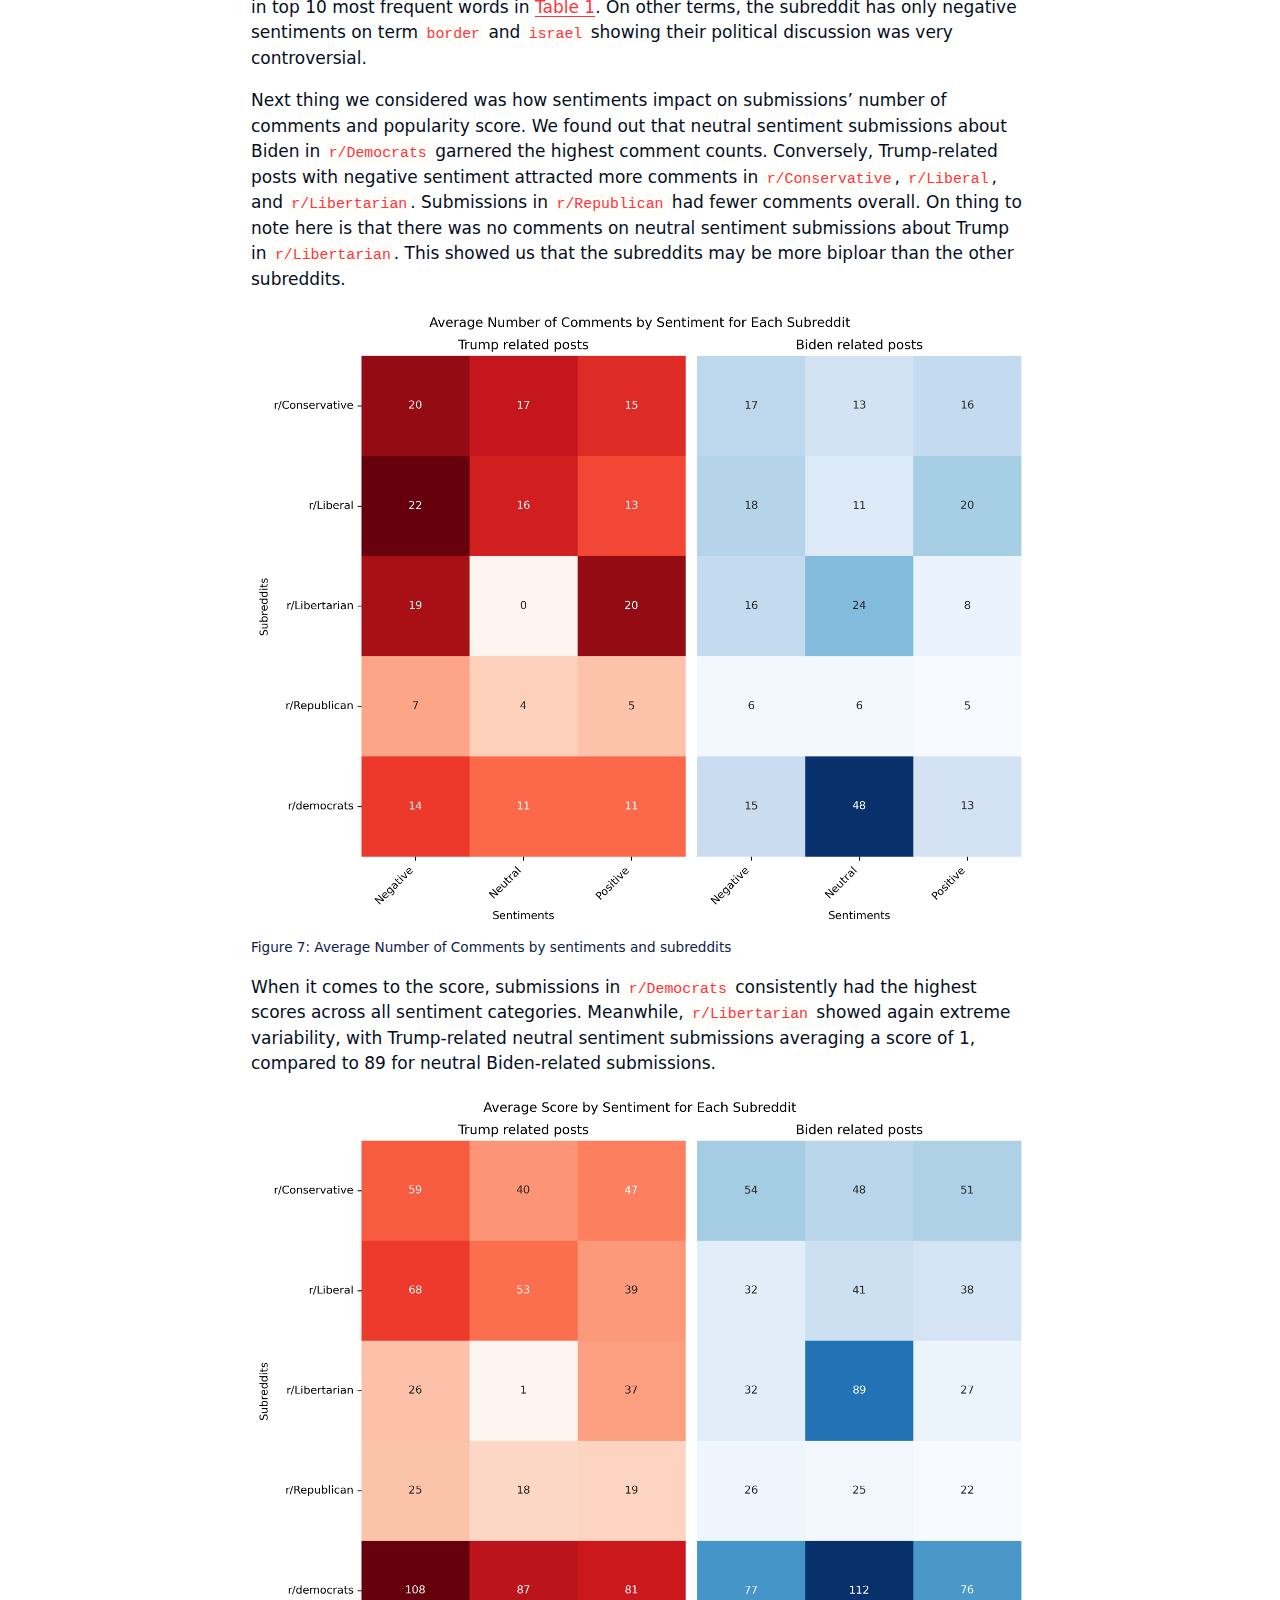
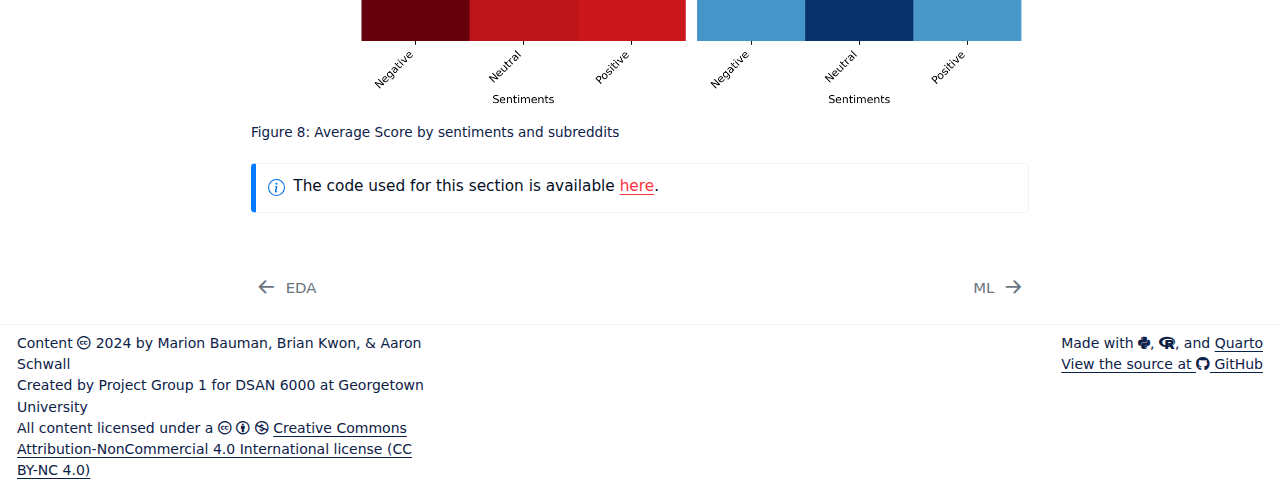
<file: docs/nlp.html>
<!DOCTYPE html>
<html xmlns="http://www.w3.org/1999/xhtml" lang="en" xml:lang="en"><head>

<meta charset="utf-8">
<meta name="generator" content="quarto-1.4.553">

<meta name="viewport" content="width=device-width, initial-scale=1.0, user-scalable=yes">


<title>Patterns in U.S. Political Discussions - Natural Language Processing</title>
<style>
code{white-space: pre-wrap;}
span.smallcaps{font-variant: small-caps;}
div.columns{display: flex; gap: min(4vw, 1.5em);}
div.column{flex: auto; overflow-x: auto;}
div.hanging-indent{margin-left: 1.5em; text-indent: -1.5em;}
ul.task-list{list-style: none;}
ul.task-list li input[type="checkbox"] {
  width: 0.8em;
  margin: 0 0.8em 0.2em -1em; /* quarto-specific, see https://github.com/quarto-dev/quarto-cli/issues/4556 */ 
  vertical-align: middle;
}
</style>


<script src="site_libs/quarto-nav/quarto-nav.js"></script>
<script src="site_libs/quarto-nav/headroom.min.js"></script>
<script src="site_libs/clipboard/clipboard.min.js"></script>
<script src="site_libs/quarto-search/autocomplete.umd.js"></script>
<script src="site_libs/quarto-search/fuse.min.js"></script>
<script src="site_libs/quarto-search/quarto-search.js"></script>
<meta name="quarto:offset" content="./">
<link href="./ml.html" rel="next">
<link href="./eda.html" rel="prev">
<script src="site_libs/quarto-html/quarto.js"></script>
<script src="site_libs/quarto-html/popper.min.js"></script>
<script src="site_libs/quarto-html/tippy.umd.min.js"></script>
<script src="site_libs/quarto-html/anchor.min.js"></script>
<link href="site_libs/quarto-html/tippy.css" rel="stylesheet">
<link href="site_libs/quarto-html/quarto-syntax-highlighting.css" rel="stylesheet" id="quarto-text-highlighting-styles">
<script src="site_libs/bootstrap/bootstrap.min.js"></script>
<link href="site_libs/bootstrap/bootstrap-icons.css" rel="stylesheet">
<link href="site_libs/bootstrap/bootstrap.min.css" rel="stylesheet" id="quarto-bootstrap" data-mode="light">
<link href="site_libs/quarto-contrib/fontawesome6-1.2.0/all.min.css" rel="stylesheet">
<link href="site_libs/quarto-contrib/fontawesome6-1.2.0/latex-fontsize.css" rel="stylesheet">
<script id="quarto-search-options" type="application/json">{
  "location": "navbar",
  "copy-button": false,
  "collapse-after": 3,
  "panel-placement": "end",
  "type": "overlay",
  "limit": 50,
  "keyboard-shortcut": [
    "f",
    "/",
    "s"
  ],
  "show-item-context": false,
  "language": {
    "search-no-results-text": "No results",
    "search-matching-documents-text": "matching documents",
    "search-copy-link-title": "Copy link to search",
    "search-hide-matches-text": "Hide additional matches",
    "search-more-match-text": "more match in this document",
    "search-more-matches-text": "more matches in this document",
    "search-clear-button-title": "Clear",
    "search-text-placeholder": "",
    "search-detached-cancel-button-title": "Cancel",
    "search-submit-button-title": "Submit",
    "search-label": "Search"
  }
}</script>


</head>

<body class="nav-sidebar docked nav-fixed">

<div id="quarto-search-results"></div>
  <header id="quarto-header" class="headroom fixed-top">
    <nav class="navbar navbar-expand-lg " data-bs-theme="dark">
      <div class="navbar-container container-fluid">
      <div class="navbar-brand-container mx-auto">
    <a class="navbar-brand" href="./index.html">
    <span class="navbar-title">Patterns in U.S. Political Discussions</span>
    </a>
  </div>
            <div id="quarto-search" class="" title="Search"></div>
          <button class="navbar-toggler" type="button" data-bs-toggle="collapse" data-bs-target="#navbarCollapse" aria-controls="navbarCollapse" aria-expanded="false" aria-label="Toggle navigation" onclick="if (window.quartoToggleHeadroom) { window.quartoToggleHeadroom(); }">
  <span class="navbar-toggler-icon"></span>
</button>
          <div class="collapse navbar-collapse" id="navbarCollapse">
            <ul class="navbar-nav navbar-nav-scroll me-auto">
  <li class="nav-item">
    <a class="nav-link" href="./../../index.html"> 
<span class="menu-text">Home</span></a>
  </li>  
  <li class="nav-item">
    <a class="nav-link" href="https://github.com/briansoonwookwon/DSAN_6000"> 
<span class="menu-text">Code and Data</span></a>
  </li>  
  <li class="nav-item">
    <a class="nav-link" href="./author.html"> 
<span class="menu-text">Authors</span></a>
  </li>  
  <li class="nav-item">
    <a class="nav-link" href="./references.html"> 
<span class="menu-text">References</span></a>
  </li>  
</ul>
            <ul class="navbar-nav navbar-nav-scroll ms-auto">
  <li class="nav-item compact">
    <a class="nav-link" href="https://github.com/briansoonwookwon/DSAN_6000"> <i class="bi bi-github" role="img">
</i> 
<span class="menu-text"></span></a>
  </li>  
</ul>
          </div> <!-- /navcollapse -->
          <div class="quarto-navbar-tools">
</div>
      </div> <!-- /container-fluid -->
    </nav>
  <nav class="quarto-secondary-nav">
    <div class="container-fluid d-flex">
      <button type="button" class="quarto-btn-toggle btn" data-bs-toggle="collapse" data-bs-target=".quarto-sidebar-collapse-item" aria-controls="quarto-sidebar" aria-expanded="false" aria-label="Toggle sidebar navigation" onclick="if (window.quartoToggleHeadroom) { window.quartoToggleHeadroom(); }">
        <i class="bi bi-layout-text-sidebar-reverse"></i>
      </button>
        <nav class="quarto-page-breadcrumbs" aria-label="breadcrumb"><ol class="breadcrumb"><li class="breadcrumb-item"><a href="./nlp.html">NLP</a></li></ol></nav>
        <a class="flex-grow-1" role="button" data-bs-toggle="collapse" data-bs-target=".quarto-sidebar-collapse-item" aria-controls="quarto-sidebar" aria-expanded="false" aria-label="Toggle sidebar navigation" onclick="if (window.quartoToggleHeadroom) { window.quartoToggleHeadroom(); }">      
        </a>
      <button type="button" class="btn quarto-search-button" aria-label="" onclick="window.quartoOpenSearch();">
        <i class="bi bi-search"></i>
      </button>
    </div>
  </nav>
</header>
<!-- content -->
<div id="quarto-content" class="quarto-container page-columns page-rows-contents page-layout-full page-navbar">
<!-- sidebar -->
  <nav id="quarto-sidebar" class="sidebar collapse collapse-horizontal quarto-sidebar-collapse-item sidebar-navigation docked overflow-auto">
        <div class="mt-2 flex-shrink-0 align-items-center">
        <div class="sidebar-search">
        <div id="quarto-search" class="" title="Search"></div>
        </div>
        </div>
    <div class="sidebar-menu-container"> 
    <ul class="list-unstyled mt-1">
        <li class="sidebar-item">
  <div class="sidebar-item-container"> 
  <a href="./index.html" class="sidebar-item-text sidebar-link">
 <span class="menu-text">Introduction</span></a>
  </div>
</li>
        <li class="sidebar-item">
  <div class="sidebar-item-container"> 
  <a href="./eda.html" class="sidebar-item-text sidebar-link">
 <span class="menu-text">EDA</span></a>
  </div>
</li>
        <li class="sidebar-item">
  <div class="sidebar-item-container"> 
  <a href="./nlp.html" class="sidebar-item-text sidebar-link active">
 <span class="menu-text">NLP</span></a>
  </div>
</li>
        <li class="sidebar-item">
  <div class="sidebar-item-container"> 
  <a href="./ml.html" class="sidebar-item-text sidebar-link">
 <span class="menu-text">ML</span></a>
  </div>
</li>
        <li class="sidebar-item">
  <div class="sidebar-item-container"> 
  <a href="./summary.html" class="sidebar-item-text sidebar-link">
 <span class="menu-text">Conclusion</span></a>
  </div>
</li>
        <li class="sidebar-item">
  <div class="sidebar-item-container"> 
  <a href="./feedback.html" class="sidebar-item-text sidebar-link">
 <span class="menu-text">Feedback Discussion</span></a>
  </div>
</li>
    </ul>
    </div>
</nav>
<div id="quarto-sidebar-glass" class="quarto-sidebar-collapse-item" data-bs-toggle="collapse" data-bs-target=".quarto-sidebar-collapse-item"></div>
<!-- margin-sidebar -->
    <div id="quarto-margin-sidebar" class="sidebar margin-sidebar">
        <nav id="TOC" role="doc-toc" class="toc-active">
    <h2 id="toc-title">On this page</h2>
   
  <ul>
  <li><a href="#executive-summary" id="toc-executive-summary" class="nav-link active" data-scroll-target="#executive-summary">Executive summary</a></li>
  <li><a href="#analysis-report" id="toc-analysis-report" class="nav-link" data-scroll-target="#analysis-report">Analysis report</a>
  <ul class="collapse">
  <li><a href="#comparison" id="toc-comparison" class="nav-link" data-scroll-target="#comparison">Comparison Between Reddit Sentiment and Presidential Job Approval Rates</a></li>
  <li><a href="#lexical-trends" id="toc-lexical-trends" class="nav-link" data-scroll-target="#lexical-trends">Lexical Trends Analysis of Key Terms in Trump and Biden Related Reddit Submissions</a></li>
  <li><a href="#impact" id="toc-impact" class="nav-link" data-scroll-target="#impact">Impact of Dominant Terms on Shaping Political Discussions on Reddit</a></li>
  <li><a href="#extreme" id="toc-extreme" class="nav-link" data-scroll-target="#extreme">Identifying the Most Extreme Subreddits in Political Discourse</a></li>
  </ul></li>
  </ul>
</nav>
    </div>
<!-- main -->
<main class="content column-body" id="quarto-document-content">

<header id="title-block-header" class="quarto-title-block default">
<div class="quarto-title">
<h1 class="title">Natural Language Processing</h1>
</div>



<div class="quarto-title-meta column-body">

    
  
    
  </div>
  


</header>


<section id="executive-summary" class="level1">
<h1>Executive summary</h1>
<p>Sentiment analysis plays a critical role in understanding Reddit’s political discussion climate, revealing the emotional tone of conversations about Presidential candidates Donald Trump and Joe Biden. Across subreddits, most submissions exhibited negative sentiment, but the percentage of positive sentiment fluctuated over time and varied by subreddit. Submissions about Trump showed higher positive sentiment in subreddits aligned with his political party, and the reverse was true for Biden. By comparing sentiment trends with Presidential Job Approval Rates, we gained a nuanced understanding of these dynamics, noting that approval rates often aligned between the positive sentiment percentages of politically opposing subreddits.</p>
<p>We then analyzed text data to uncover patterns in language reflecting key themes in political discourse. Using <code>CountVectorizer</code> and <code>Latent Dirichlet Allocation (LDA)</code>, we identified trends in word usage that formed distinct topics across subreddits. Cross-referencing these dominant terms with Google Trends confirmed their alignment with broader public interest and search behaviors. Further, calculating <code>Term Frequency-Inverse Document Frequency (TF-IDF)</code> scores highlighted the importance of specific words within individual subreddits and their influence on submission sentiment.</p>
<p>Finally, we synthesized these findings to assess the distinctiveness of each subreddit. By examining correlations between sentiment, scores, and post popularity, we found that <code>r/Libertarian</code> was the most distinct, while <code>r/politics</code> appeared the most moderate among the six subreddits analyzed.</p>
</section>
<section id="analysis-report" class="level1">
<h1>Analysis report</h1>
<p>To analyze Reddit sentiment, we concatenated submission titles and bodies, removed special characters and numbers, and applied PySpark NLP models.</p>
<section id="comparison" class="level3">
<h3 class="anchored" data-anchor-id="comparison">Comparison Between Reddit Sentiment and Presidential Job Approval Rates</h3>
<p>Our analysis began by looking at the sentiment distribution across subreddits. As illustrated in <a href="#fig-sentiment-distribution" class="quarto-xref">Figure&nbsp;1</a>, nearly 60% of Biden-related submissions had negative sentiment across all subreddits. Trump-related submissions displayed similar trends, except in <code>r/Libertarian</code>, where positive sentiments outweighed negatives, with fewer than 40% negative sentiments.</p>
<div id="fig-sentiment-distribution" class="quarto-figure quarto-figure-center quarto-float anchored">
<figure class="quarto-float quarto-float-fig figure">
<div aria-describedby="fig-sentiment-distribution-caption-0ceaefa1-69ba-4598-a22c-09a6ac19f8ca">
<img src="plots/sentiments_histogram_stacked.png" class="img-fluid figure-img">
</div>
<figcaption class="quarto-float-caption-bottom quarto-float-caption quarto-float-fig" id="fig-sentiment-distribution-caption-0ceaefa1-69ba-4598-a22c-09a6ac19f8ca">
Figure&nbsp;1: Sentiment Distribution by two candidates
</figcaption>
</figure>
</div>
<p>Then we examined how sentiment trends evolved over time. As shown in <a href="#fig-all-sentiment-over-time" class="quarto-xref">Figure&nbsp;2</a>, the percentage of positive sentiments fluctuates significantly across subreddits. For example, <code>r/politics</code> consistently exhibits low positive sentiment, while <code>r/Libertarian</code> shows the most variability. These differences may relate to subreddit membership sizes, with<code>r/politics</code> having a much larger member base than <code>r/Libertarian</code>.</p>
<div id="fig-all-sentiment-over-time" class="quarto-figure quarto-figure-center quarto-float anchored">
<figure class="quarto-float quarto-float-fig figure">
<div aria-describedby="fig-all-sentiment-over-time-caption-0ceaefa1-69ba-4598-a22c-09a6ac19f8ca">
<img src="plots/all_positive_sentiments_overtime.png" class="img-fluid figure-img">
</div>
<figcaption class="quarto-float-caption-bottom quarto-float-caption quarto-float-fig" id="fig-all-sentiment-over-time-caption-0ceaefa1-69ba-4598-a22c-09a6ac19f8ca">
Figure&nbsp;2: Postive Sentiments by subreddits over time
</figcaption>
</figure>
</div>
<p>We then filtered submissions to focus on posts about each presidential candidate during specific periods. In Trump-related posts, <code>r/Republican</code> and <code>r/Conservative</code> generally showed higher positive sentiment compared to subreddits aligned with opposing views. Conversely, Biden-related posts exhibited higher positive sentiment in <code>r/Democrats</code> and <code>r/Liberal</code>. Notably, <code>r/politics</code> maintained lower positive sentiment for both candidates, while <code>r/Libertarian</code> showed pronounced peaks favoring Trump over Biden, as seen in <a href="#fig-trump-sentiment-over-time" class="quarto-xref">Figure&nbsp;3</a> and <a href="#fig-biden-sentiment-over-time" class="quarto-xref">Figure&nbsp;4</a>.</p>
<div id="fig-trump-sentiment-over-time" class="quarto-figure quarto-figure-center quarto-float anchored">
<figure class="quarto-float quarto-float-fig figure">
<div aria-describedby="fig-trump-sentiment-over-time-caption-0ceaefa1-69ba-4598-a22c-09a6ac19f8ca">
<img src="plots/trump_positive_sentiments_overtime.png" class="img-fluid figure-img">
</div>
<figcaption class="quarto-float-caption-bottom quarto-float-caption quarto-float-fig" id="fig-trump-sentiment-over-time-caption-0ceaefa1-69ba-4598-a22c-09a6ac19f8ca">
Figure&nbsp;3: Postive Sentiments on Trump related posts
</figcaption>
</figure>
</div>
<div id="fig-biden-sentiment-over-time" class="quarto-figure quarto-figure-center quarto-float anchored">
<figure class="quarto-float quarto-float-fig figure">
<div aria-describedby="fig-biden-sentiment-over-time-caption-0ceaefa1-69ba-4598-a22c-09a6ac19f8ca">
<img src="plots/biden_positive_sentiments_overtime.png" class="img-fluid figure-img">
</div>
<figcaption class="quarto-float-caption-bottom quarto-float-caption quarto-float-fig" id="fig-biden-sentiment-over-time-caption-0ceaefa1-69ba-4598-a22c-09a6ac19f8ca">
Figure&nbsp;4: Postive Sentiments on Biden related posts
</figcaption>
</figure>
</div>
<div class="callout callout-style-simple callout-note">
<div class="callout-body d-flex">
<div class="callout-icon-container">
<i class="callout-icon"></i>
</div>
<div class="callout-body-container">
<p>The code used for this section is available <a href="https://github.com/gu-dsan6000/fall-2024-project-team-01/blob/main/code/nlp/sentiment_analysis.ipynb">here</a>.</p>
</div>
</div>
</div>
</section>
<section id="lexical-trends" class="level3">
<h3 class="anchored" data-anchor-id="lexical-trends">Lexical Trends Analysis of Key Terms in Trump and Biden Related Reddit Submissions</h3>
<p>In addition to sentiment analysis, we employed three NLP/ML models—<code>CountVectorizer</code>, <code>LDA</code>, and <code>TF-IDF</code>—to explore lexical patterns in Reddit submissions. We processed the text by tokenizing, normalizing, and removing stopwords, ensuring clean data for word frequency analysis and topic modeling.</p>
<section id="countvectorizer" class="level4">
<h4 class="anchored" data-anchor-id="countvectorizer">CountVectorizer</h4>
<p>As seen in <a href="#fig-word-cloud" class="quarto-xref">Figure&nbsp;5</a>, generic terms like <code>case</code> and <code>court</code> initially dominated word frequency counts across all subreddits. After filtering out these terms, subreddit-specific word trends emerged.</p>
<div id="fig-word-cloud" class="quarto-figure quarto-figure-center quarto-float anchored">
<figure class="quarto-float quarto-float-fig figure">
<div aria-describedby="fig-word-cloud-caption-0ceaefa1-69ba-4598-a22c-09a6ac19f8ca">
<img src="plots/word_cloud.png" class="img-fluid figure-img">
</div>
<figcaption class="quarto-float-caption-bottom quarto-float-caption quarto-float-fig" id="fig-word-cloud-caption-0ceaefa1-69ba-4598-a22c-09a6ac19f8ca">
Figure&nbsp;5: Most common words in all 6 subreddits
</figcaption>
</figure>
</div>
<p>For instance, in <a href="#table-word-counts">Table 1</a>, terms such as <code>hunter</code> and <code>border</code> were prominent in <code>r/Conservative</code> and <code>r/Republican</code>. In contrast, <code>harris</code> was most frequent in <code>r/Democrats</code>, reflecting Kamala Harris’s role as Vice President. Meanwhile, <code>israel</code> and <code>war</code> stood out in <code>r/Libertarian</code>, highlighting its unique discourse. Common terms like <code>news</code> and <code>administration</code> still appeared across most subreddits.</p>
<table id="table-word-counts" class="dataframe table table-sm table-striped small" style="width: 100%; border-collapse: collapse; font-family: Arial, sans-serif;">
<thead>
<tr>
<th>
</th>
<th>
r/Conservative
</th>
<th>
r/ Republican
</th>
<th>
r/democrats
</th>
<th>
r/Liberal
</th>
<th>
r/Libertarian
</th>
<th>
r/politics
</th>
</tr>
</thead>
<tbody>
<tr>
<th>
0
</th>
<td style="background-color: #90ee90">
hunter (6.08%)
</td>
<td style="background-color: #90ee90">
hunter (8.07%)
</td>
<td style="background-color: #add8e6">
harris (3.87%)
</td>
<td style="background-color: #d8bfd8">
news (4.73%)
</td>
<td>
convention (6.6%)
</td>
<td style="background-color: #add8e6">
harris (2.88%)
</td>
</tr>
<tr>
<th>
1
</th>
<td style="background-color: #ffcccb">
border (2.67%)
</td>
<td style="background-color: #ffcccb">
border (3.9%)
</td>
<td>
voters (3.71%)
</td>
<td>
voters (4.64%)
</td>
<td style="background-color: #ffffe0">
israel (6.24%)
</td>
<td>
poll (2.6%)
</td>
</tr>
<tr>
<th>
2
</th>
<td>
white (2.31%)
</td>
<td>
report (2.51%)
</td>
<td style="background-color: #f4a460">
administration (3.34%)
</td>
<td>
right (4.17%)
</td>
<td>
war (4.81%)
</td>
<td>
cnn (2.58%)
</td>
</tr>
<tr>
<th>
3
</th>
<td>
poll (2.14%)
</td>
<td>
fbi (2.13%)
</td>
<td style="background-color: #d8bfd8">
news (3.03%)
</td>
<td>
win (4.08%)
</td>
<td>
right (4.28%)
</td>
<td>
documents (2.47%)
</td>
</tr>
<tr>
<th>
4
</th>
<td style="background-color: #f4a460">
administration (2.05%)
</td>
<td>
white (2.07%)
</td>
<td>
state (2.92%)
</td>
<td>
democracy (3.8%)
</td>
<td style="background-color: #f4a460">
administration (4.1%)
</td>
<td>
georgia (2.47%)
</td>
</tr>
<tr>
<th>
5
</th>
<td>
media (2.02%)
</td>
<td style="background-color: #d8bfd8">
news (2.06%)
</td>
<td>
million (2.44%)
</td>
<td>
voting (3.53%)
</td>
<td>
want (3.92%)
</td>
<td>
money (2.41%)
</td>
</tr>
<tr>
<th>
6
</th>
<td style="background-color: #d8bfd8">
news (2.0%)
</td>
<td>
doj (2.0%)
</td>
<td>
white (2.14%)
</td>
<td>
support (3.53%)
</td>
<td style="background-color: #90ee90">
hunter (3.92%)
</td>
<td>
voters (2.41%)
</td>
</tr>
<tr>
<th>
7
</th>
<td>
voters (1.9%)
</td>
<td>
illegal (1.94%)
</td>
<td>
federal (2.11%)
</td>
<td>
wins (3.43%)
</td>
<td>
support (3.74%)
</td>
<td>
presidential (2.41%)
</td>
</tr>
<tr>
<th>
8
</th>
<td>
state (1.89%)
</td>
<td>
poll (1.82%)
</td>
<td>
states (2.07%)
</td>
<td>
want (3.43%)
</td>
<td>
crimes (3.57%)
</td>
<td style="background-color: #d8bfd8">
news (2.4%)
</td>
</tr>
<tr>
<th>
9
</th>
<td>
report (1.85%)
</td>
<td>
rally (1.73%)
</td>
<td>
support (2.04%)
</td>
<td>
legal (3.34%)
</td>
<td>
billion (3.21%)
</td>
<td>
classified (2.29%)
</td>
</tr>
</tbody>
</table>
<p style="font-size: 14px;">
Table 1: Top 10 Word Counts in 6 subreddits
</p>
</section>
<section id="latent-dirichlet-allocation-lda" class="level4">
<h4 class="anchored" data-anchor-id="latent-dirichlet-allocation-lda">Latent Dirichlet Allocation (LDA)</h4>
<p>In this part, we used LDA for our topic modeling to explore the underlying themes in the data and understand the distribution of terms across topics. We uncovered themes aligned with CountVectorizer findings. Key terms like <code>hunter</code>, <code>border</code>, and <code>harris</code> were grouped into distinct topics. The term <code>israel</code>, although most prevalent in <code>r/Libertarian</code>, also appeared in a topic alongside <code>war</code> and <code>ukraine</code>, suggesting a thematic focus on international issues.</p>
<table id="table-topic-words" class="dataframe table table-sm table-striped small" style="width: 100%; border-collapse: collapse; font-family: Arial, sans-serif;">
<thead>
<tr>
<th>
</th>
<th>
Topic 1
</th>
<th>
Topic 2
</th>
<th>
Topic 3
</th>
<th>
Topic 4
</th>
<th>
Topic 5
</th>
</tr>
</thead>
<tbody>
<tr>
<th>
0
</th>
<td>
judge
</td>
<td>
coming
</td>
<td style="background-color: #ffffe0">
israel
</td>
<td style="background-color: #ffcccb">
border
</td>
<td>
court
</td>
</tr>
<tr>
<th>
1
</th>
<td>
case
</td>
<td>
lies
</td>
<td>
rally
</td>
<td style="background-color: #f4a460">
administration
</td>
<td>
voters
</td>
</tr>
<tr>
<th>
2
</th>
<td style="background-color: #90ee90">
hunter
</td>
<td>
warns
</td>
<td>
money
</td>
<td>
texas
</td>
<td>
democrats
</td>
</tr>
<tr>
<th>
3
</th>
<td>
trial
</td>
<td>
house
</td>
<td>
trial
</td>
<td>
wall
</td>
<td>
campaign
</td>
</tr>
<tr>
<th>
4
</th>
<td>
documents
</td>
<td style="background-color: #d8bfd8">
news
</td>
<td>
war
</td>
<td>
crisis
</td>
<td>
house
</td>
</tr>
<tr>
<th>
5
</th>
<td>
classified
</td>
<td>
epstein
</td>
<td>
campaign
</td>
<td>
student
</td>
<td>
debate
</td>
</tr>
<tr>
<th>
6
</th>
<td>
special
</td>
<td>
heard
</td>
<td>
ukraine
</td>
<td>
gaza
</td>
<td>
poll
</td>
</tr>
<tr>
<th>
7
</th>
<td>
court
</td>
<td>
country
</td>
<td>
guilty
</td>
<td>
policy
</td>
<td>
supreme
</td>
</tr>
<tr>
<th>
8
</th>
<td>
order
</td>
<td>
white
</td>
<td>
hush
</td>
<td>
plan
</td>
<td style="background-color: #add8e6">
harris
</td>
</tr>
<tr>
<th>
9
</th>
<td>
fbi
</td>
<td style="background-color: #90ee90">
hunter
</td>
<td>
term
</td>
<td>
netanyahu
</td>
<td>
presidential
</td>
</tr>
</tbody>
</table>
<p style="font-size: 14px;">
Table 2: Top 10 Words in 5 Topics
</p>
</section>
<section id="google-trends" class="level4">
<h4 class="anchored" data-anchor-id="google-trends">Google Trends</h4>
<p>Since we found out dominant words formed a political discussion, we compared them with related topics and queries on Google Trends for Trump and Biden. Terms like <code>hunter</code> and <code>israel</code> appeared as related queries for Biden, while no other overlap was observed.</p>
<table id="table-google-trends" class="dataframe table table-sm table-striped small" style="width: 100%; border-collapse: collapse; font-family: Arial, sans-serif;">
<thead>
<tr>
<th>
</th>
<th>
Trump
</th>
<th>
Biden
</th>
</tr>
</thead>
<tbody>
<tr>
<th>
0
</th>
<td>
debate (22)
</td>
<td style="background-color: #90ee90">
hunter (25)
</td>
</tr>
<tr>
<th>
1
</th>
<td>
united (17)
</td>
<td>
united (18)
</td>
</tr>
<tr>
<th>
2
</th>
<td>
court (17)
</td>
<td style="background-color: #ffffe0">
israel (13)
</td>
</tr>
<tr>
<th>
3
</th>
<td>
media (15)
</td>
<td>
debate (13)
</td>
</tr>
<tr>
<th>
4
</th>
<td>
shot (14)
</td>
<td>
impeachment (12)
</td>
</tr>
<tr>
<th>
5
</th>
<td>
trial (14)
</td>
<td>
speech (10)
</td>
</tr>
<tr>
<th>
6
</th>
<td>
indictment (12)
</td>
<td>
jill (10)
</td>
</tr>
<tr>
<th>
7
</th>
<td>
speaker (12)
</td>
<td>
house (9)
</td>
</tr>
<tr>
<th>
8
</th>
<td>
mug (11)
</td>
<td>
conference (9)
</td>
</tr>
<tr>
<th>
9
</th>
<td>
house (11)
</td>
<td>
union (9)
</td>
</tr>
</tbody>
</table>
<p style="font-size: 14px;">
Table 3: Google Trends related-search terms on Trump and Biden
</p>
<div class="callout callout-style-simple callout-note">
<div class="callout-body d-flex">
<div class="callout-icon-container">
<i class="callout-icon"></i>
</div>
<div class="callout-body-container">
<p>The code used for this section is available <a href="https://github.com/gu-dsan6000/fall-2024-project-team-01/blob/main/code/nlp/lexical_analysis.ipynb">here</a>.</p>
</div>
</div>
</div>
</section>
</section>
<section id="impact" class="level3">
<h3 class="anchored" data-anchor-id="impact">Impact of Dominant Terms on Shaping Political Discussions on Reddit</h3>
<p>Figuring out some terms dominating the political discussion on those subreddits, we focuse on how important they are shaping the political discussion. We used TF-IDF to calculate the importance score of those terms.</p>
<p>Scores were highly skewed across subreddits. Most subreddits had an average score around 4, but in <code>r/Liberal</code>, scores were more evenly distributed in positive sentiment submissions. Conversely, in <code>r/Libertarian</code>, submissions with negative sentiment showed a smoother score distribution due to potential fewer positive submissions.</p>
<div id="fig-tfidf" class="quarto-figure quarto-figure-center quarto-float anchored">
<figure class="quarto-float quarto-float-fig figure">
<div aria-describedby="fig-tfidf-caption-0ceaefa1-69ba-4598-a22c-09a6ac19f8ca">
<img src="plots/tf_idf.png" class="img-fluid figure-img">
</div>
<figcaption class="quarto-float-caption-bottom quarto-float-caption quarto-float-fig" id="fig-tfidf-caption-0ceaefa1-69ba-4598-a22c-09a6ac19f8ca">
Figure&nbsp;6: TF-IDF Score on term <code>administration</code>
</figcaption>
</figure>
</div>
<p>Next, we checked out the term <code>border</code> and <code>israel</code>. As <a href="#table-border">Table 4</a> and <a href="#table-israel">Table 5</a> show, these two words are very distinct on specific subreddit and sentiment. The term <code>border</code> had a higher average importance score in r/Democrats for negative sentiment submissions. Similarly, the term <code>israel</code> had a higher average score in <code>r/politics</code> for neutral sentiment submissions.</p>
<table id="table-border" class="dataframe table table-sm table-striped small" style="width: 100%; border-collapse: collapse; font-family: Arial, sans-serif;">
<thead>
<tr>
<th>
</th>
<th>
subreddit
</th>
<th colspan="3" halign="left">
TF_IDF Score on ‘Border’
</th>
</tr>
<tr>
<th>
sentiment
</th>
<th>
</th>
<th>
negative
</th>
<th>
neutral
</th>
<th>
positive
</th>
</tr>
</thead>
<tbody>
<tr>
<th>
0
</th>
<td>
Conservative
</td>
<td>
4.400743
</td>
<td>
4.282261
</td>
<td>
4.429995
</td>
</tr>
<tr>
<th>
1
</th>
<td>
Liberal
</td>
<td>
4.096076
</td>
<td>
0
</td>
<td>
4.096076
</td>
</tr>
<tr>
<th>
2
</th>
<td>
Libertarian
</td>
<td>
4.096076
</td>
<td>
0
</td>
<td>
0
</td>
</tr>
<tr>
<th>
3
</th>
<td>
Republican
</td>
<td>
4.804039
</td>
<td>
4.973807
</td>
<td>
4.232611
</td>
</tr>
<tr>
<th>
4
</th>
<td>
democrats
</td>
<td style="background-color: #ffcccb">
6.085598
</td>
<td>
4.096076
</td>
<td>
4.096076
</td>
</tr>
<tr>
<th>
5
</th>
<td>
politics
</td>
<td>
4.242364
</td>
<td>
4.247782
</td>
<td>
4.159093
</td>
</tr>
</tbody>
</table>
<p style="font-size: 14px;">
Table 4: TF_IDF Score on term ‘border’ by Sentiments and Subreddits
</p>
<table id="table-israel" class="dataframe table table-sm table-striped small" style="width: 100%; border-collapse: collapse; font-family: Arial, sans-serif;">
<thead>
<tr>
<th>
</th>
<th>
subreddit
</th>
<th colspan="3" halign="left">
TF_IDF Score on “Israel”
</th>
</tr>
<tr>
<th>
sentiment
</th>
<th>
</th>
<th>
negative
</th>
<th>
neutral
</th>
<th>
positive
</th>
</tr>
</thead>
<tbody>
<tr>
<th>
0
</th>
<td>
Conservative
</td>
<td>
4.336109
</td>
<td>
0
</td>
<td>
4.173768
</td>
</tr>
<tr>
<th>
1
</th>
<td>
Liberal
</td>
<td>
5.266312
</td>
<td>
0
</td>
<td>
4.069423
</td>
</tr>
<tr>
<th>
2
</th>
<td>
Libertarian
</td>
<td>
5.634586
</td>
<td>
0
</td>
<td>
0
</td>
</tr>
<tr>
<th>
3
</th>
<td>
Republican
</td>
<td>
4.461657
</td>
<td>
0
</td>
<td>
4.069423
</td>
</tr>
<tr>
<th>
4
</th>
<td>
democrats
</td>
<td>
4.853890
</td>
<td>
4.069423
</td>
<td>
4.069423
</td>
</tr>
<tr>
<th>
5
</th>
<td>
politics
</td>
<td>
4.385980
</td>
<td style="background-color: #ffffe0">
8.138845
</td>
<td>
4.069424
</td>
</tr>
</tbody>
</table>
<p style="font-size: 14px;">
Table 5: TF_IDF Score on term ‘israel’ by Sentiments and Subreddits
</p>
<div class="callout callout-style-simple callout-note">
<div class="callout-body d-flex">
<div class="callout-icon-container">
<i class="callout-icon"></i>
</div>
<div class="callout-body-container">
<p>The code used for this section is available <a href="https://github.com/gu-dsan6000/fall-2024-project-team-01/blob/main/code/nlp/tfidf.ipynb">here</a>.</p>
</div>
</div>
</div>
</section>
<section id="extreme" class="level3">
<h3 class="anchored" data-anchor-id="extreme">Identifying the Most Extreme Subreddits in Political Discourse</h3>
<p>Seeing the general negative sentiments trend, lexical trends, and importance scores on selected terms, we decided to see how extreme discussions these subreddits have. As we showed in <a href="#fig-sentiment-distribution" class="quarto-xref">Figure&nbsp;1</a>, <a href="#fig-trump-sentiment-over-time" class="quarto-xref">Figure&nbsp;3</a>, and <a href="#fig-biden-sentiment-over-time" class="quarto-xref">Figure&nbsp;4</a>, <code>r/Libertarian</code> has the most shifting sentiments over time with higher positive sentiments on Trump related submissions than on Biden related submissions. This may shaped their discussion topics as <code>israel</code> and <code>war</code> appeared in top 10 most frequent words in <a href="#table-word-counts">Table 1</a>. On other terms, the subreddit has only negative sentiments on term <code>border</code> and <code>israel</code> showing their political discussion was very controversial.</p>
<p>Next thing we considered was how sentiments impact on submissions’ number of comments and popularity score. We found out that neutral sentiment submissions about Biden in <code>r/Democrats</code> garnered the highest comment counts. Conversely, Trump-related posts with negative sentiment attracted more comments in <code>r/Conservative</code>, <code>r/Liberal</code>, and <code>r/Libertarian</code>. Submissions in <code>r/Republican</code> had fewer comments overall. On thing to note here is that there was no comments on neutral sentiment submissions about Trump in <code>r/Libertarian</code>. This showed us that the subreddits may be more biploar than the other subreddits.</p>
<div id="fig-avg-comments" class="quarto-figure quarto-figure-center quarto-float anchored">
<figure class="quarto-float quarto-float-fig figure">
<div aria-describedby="fig-avg-comments-caption-0ceaefa1-69ba-4598-a22c-09a6ac19f8ca">
<img src="plots/avg_comments_heatmap.png" class="img-fluid figure-img">
</div>
<figcaption class="quarto-float-caption-bottom quarto-float-caption quarto-float-fig" id="fig-avg-comments-caption-0ceaefa1-69ba-4598-a22c-09a6ac19f8ca">
Figure&nbsp;7: Average Number of Comments by sentiments and subreddits
</figcaption>
</figure>
</div>
<p>When it comes to the score, submissions in <code>r/Democrats</code> consistently had the highest scores across all sentiment categories. Meanwhile, <code>r/Libertarian</code> showed again extreme variability, with Trump-related neutral sentiment submissions averaging a score of 1, compared to 89 for neutral Biden-related submissions.</p>
<div id="fig-avg-score" class="quarto-figure quarto-figure-center quarto-float anchored">
<figure class="quarto-float quarto-float-fig figure">
<div aria-describedby="fig-avg-score-caption-0ceaefa1-69ba-4598-a22c-09a6ac19f8ca">
<img src="plots/avg_score_heatmap.png" class="img-fluid figure-img">
</div>
<figcaption class="quarto-float-caption-bottom quarto-float-caption quarto-float-fig" id="fig-avg-score-caption-0ceaefa1-69ba-4598-a22c-09a6ac19f8ca">
Figure&nbsp;8: Average Score by sentiments and subreddits
</figcaption>
</figure>
</div>
<div class="callout callout-style-simple callout-note">
<div class="callout-body d-flex">
<div class="callout-icon-container">
<i class="callout-icon"></i>
</div>
<div class="callout-body-container">
<p>The code used for this section is available <a href="https://github.com/gu-dsan6000/fall-2024-project-team-01/blob/main/code/nlp/sentiment_analysis.ipynb">here</a>.</p>
</div>
</div>
</div>


</section>
</section>

<a onclick="window.scrollTo(0, 0); return false;" role="button" id="quarto-back-to-top"><i class="bi bi-arrow-up"></i> Back to top</a></main> <!-- /main -->
<script id="quarto-html-after-body" type="application/javascript">
window.document.addEventListener("DOMContentLoaded", function (event) {
  const toggleBodyColorMode = (bsSheetEl) => {
    const mode = bsSheetEl.getAttribute("data-mode");
    const bodyEl = window.document.querySelector("body");
    if (mode === "dark") {
      bodyEl.classList.add("quarto-dark");
      bodyEl.classList.remove("quarto-light");
    } else {
      bodyEl.classList.add("quarto-light");
      bodyEl.classList.remove("quarto-dark");
    }
  }
  const toggleBodyColorPrimary = () => {
    const bsSheetEl = window.document.querySelector("link#quarto-bootstrap");
    if (bsSheetEl) {
      toggleBodyColorMode(bsSheetEl);
    }
  }
  toggleBodyColorPrimary();  
  const icon = "";
  const anchorJS = new window.AnchorJS();
  anchorJS.options = {
    placement: 'right',
    icon: icon
  };
  anchorJS.add('.anchored');
  const isCodeAnnotation = (el) => {
    for (const clz of el.classList) {
      if (clz.startsWith('code-annotation-')) {                     
        return true;
      }
    }
    return false;
  }
  const clipboard = new window.ClipboardJS('.code-copy-button', {
    text: function(trigger) {
      const codeEl = trigger.previousElementSibling.cloneNode(true);
      for (const childEl of codeEl.children) {
        if (isCodeAnnotation(childEl)) {
          childEl.remove();
        }
      }
      return codeEl.innerText;
    }
  });
  clipboard.on('success', function(e) {
    // button target
    const button = e.trigger;
    // don't keep focus
    button.blur();
    // flash "checked"
    button.classList.add('code-copy-button-checked');
    var currentTitle = button.getAttribute("title");
    button.setAttribute("title", "Copied!");
    let tooltip;
    if (window.bootstrap) {
      button.setAttribute("data-bs-toggle", "tooltip");
      button.setAttribute("data-bs-placement", "left");
      button.setAttribute("data-bs-title", "Copied!");
      tooltip = new bootstrap.Tooltip(button, 
        { trigger: "manual", 
          customClass: "code-copy-button-tooltip",
          offset: [0, -8]});
      tooltip.show();    
    }
    setTimeout(function() {
      if (tooltip) {
        tooltip.hide();
        button.removeAttribute("data-bs-title");
        button.removeAttribute("data-bs-toggle");
        button.removeAttribute("data-bs-placement");
      }
      button.setAttribute("title", currentTitle);
      button.classList.remove('code-copy-button-checked');
    }, 1000);
    // clear code selection
    e.clearSelection();
  });
    var localhostRegex = new RegExp(/^(?:http|https):\/\/localhost\:?[0-9]*\//);
    var mailtoRegex = new RegExp(/^mailto:/);
      var filterRegex = new RegExp('/' + window.location.host + '/');
    var isInternal = (href) => {
        return filterRegex.test(href) || localhostRegex.test(href) || mailtoRegex.test(href);
    }
    // Inspect non-navigation links and adorn them if external
 	var links = window.document.querySelectorAll('a[href]:not(.nav-link):not(.navbar-brand):not(.toc-action):not(.sidebar-link):not(.sidebar-item-toggle):not(.pagination-link):not(.no-external):not([aria-hidden]):not(.dropdown-item):not(.quarto-navigation-tool)');
    for (var i=0; i<links.length; i++) {
      const link = links[i];
      if (!isInternal(link.href)) {
        // undo the damage that might have been done by quarto-nav.js in the case of
        // links that we want to consider external
        if (link.dataset.originalHref !== undefined) {
          link.href = link.dataset.originalHref;
        }
      }
    }
  function tippyHover(el, contentFn, onTriggerFn, onUntriggerFn) {
    const config = {
      allowHTML: true,
      maxWidth: 500,
      delay: 100,
      arrow: false,
      appendTo: function(el) {
          return el.parentElement;
      },
      interactive: true,
      interactiveBorder: 10,
      theme: 'quarto',
      placement: 'bottom-start',
    };
    if (contentFn) {
      config.content = contentFn;
    }
    if (onTriggerFn) {
      config.onTrigger = onTriggerFn;
    }
    if (onUntriggerFn) {
      config.onUntrigger = onUntriggerFn;
    }
    window.tippy(el, config); 
  }
  const noterefs = window.document.querySelectorAll('a[role="doc-noteref"]');
  for (var i=0; i<noterefs.length; i++) {
    const ref = noterefs[i];
    tippyHover(ref, function() {
      // use id or data attribute instead here
      let href = ref.getAttribute('data-footnote-href') || ref.getAttribute('href');
      try { href = new URL(href).hash; } catch {}
      const id = href.replace(/^#\/?/, "");
      const note = window.document.getElementById(id);
      if (note) {
        return note.innerHTML;
      } else {
        return "";
      }
    });
  }
  const xrefs = window.document.querySelectorAll('a.quarto-xref');
  const processXRef = (id, note) => {
    // Strip column container classes
    const stripColumnClz = (el) => {
      el.classList.remove("page-full", "page-columns");
      if (el.children) {
        for (const child of el.children) {
          stripColumnClz(child);
        }
      }
    }
    stripColumnClz(note)
    if (id === null || id.startsWith('sec-')) {
      // Special case sections, only their first couple elements
      const container = document.createElement("div");
      if (note.children && note.children.length > 2) {
        container.appendChild(note.children[0].cloneNode(true));
        for (let i = 1; i < note.children.length; i++) {
          const child = note.children[i];
          if (child.tagName === "P" && child.innerText === "") {
            continue;
          } else {
            container.appendChild(child.cloneNode(true));
            break;
          }
        }
        if (window.Quarto?.typesetMath) {
          window.Quarto.typesetMath(container);
        }
        return container.innerHTML
      } else {
        if (window.Quarto?.typesetMath) {
          window.Quarto.typesetMath(note);
        }
        return note.innerHTML;
      }
    } else {
      // Remove any anchor links if they are present
      const anchorLink = note.querySelector('a.anchorjs-link');
      if (anchorLink) {
        anchorLink.remove();
      }
      if (window.Quarto?.typesetMath) {
        window.Quarto.typesetMath(note);
      }
      // TODO in 1.5, we should make sure this works without a callout special case
      if (note.classList.contains("callout")) {
        return note.outerHTML;
      } else {
        return note.innerHTML;
      }
    }
  }
  for (var i=0; i<xrefs.length; i++) {
    const xref = xrefs[i];
    tippyHover(xref, undefined, function(instance) {
      instance.disable();
      let url = xref.getAttribute('href');
      let hash = undefined; 
      if (url.startsWith('#')) {
        hash = url;
      } else {
        try { hash = new URL(url).hash; } catch {}
      }
      if (hash) {
        const id = hash.replace(/^#\/?/, "");
        const note = window.document.getElementById(id);
        if (note !== null) {
          try {
            const html = processXRef(id, note.cloneNode(true));
            instance.setContent(html);
          } finally {
            instance.enable();
            instance.show();
          }
        } else {
          // See if we can fetch this
          fetch(url.split('#')[0])
          .then(res => res.text())
          .then(html => {
            const parser = new DOMParser();
            const htmlDoc = parser.parseFromString(html, "text/html");
            const note = htmlDoc.getElementById(id);
            if (note !== null) {
              const html = processXRef(id, note);
              instance.setContent(html);
            } 
          }).finally(() => {
            instance.enable();
            instance.show();
          });
        }
      } else {
        // See if we can fetch a full url (with no hash to target)
        // This is a special case and we should probably do some content thinning / targeting
        fetch(url)
        .then(res => res.text())
        .then(html => {
          const parser = new DOMParser();
          const htmlDoc = parser.parseFromString(html, "text/html");
          const note = htmlDoc.querySelector('main.content');
          if (note !== null) {
            // This should only happen for chapter cross references
            // (since there is no id in the URL)
            // remove the first header
            if (note.children.length > 0 && note.children[0].tagName === "HEADER") {
              note.children[0].remove();
            }
            const html = processXRef(null, note);
            instance.setContent(html);
          } 
        }).finally(() => {
          instance.enable();
          instance.show();
        });
      }
    }, function(instance) {
    });
  }
      let selectedAnnoteEl;
      const selectorForAnnotation = ( cell, annotation) => {
        let cellAttr = 'data-code-cell="' + cell + '"';
        let lineAttr = 'data-code-annotation="' +  annotation + '"';
        const selector = 'span[' + cellAttr + '][' + lineAttr + ']';
        return selector;
      }
      const selectCodeLines = (annoteEl) => {
        const doc = window.document;
        const targetCell = annoteEl.getAttribute("data-target-cell");
        const targetAnnotation = annoteEl.getAttribute("data-target-annotation");
        const annoteSpan = window.document.querySelector(selectorForAnnotation(targetCell, targetAnnotation));
        const lines = annoteSpan.getAttribute("data-code-lines").split(",");
        const lineIds = lines.map((line) => {
          return targetCell + "-" + line;
        })
        let top = null;
        let height = null;
        let parent = null;
        if (lineIds.length > 0) {
            //compute the position of the single el (top and bottom and make a div)
            const el = window.document.getElementById(lineIds[0]);
            top = el.offsetTop;
            height = el.offsetHeight;
            parent = el.parentElement.parentElement;
          if (lineIds.length > 1) {
            const lastEl = window.document.getElementById(lineIds[lineIds.length - 1]);
            const bottom = lastEl.offsetTop + lastEl.offsetHeight;
            height = bottom - top;
          }
          if (top !== null && height !== null && parent !== null) {
            // cook up a div (if necessary) and position it 
            let div = window.document.getElementById("code-annotation-line-highlight");
            if (div === null) {
              div = window.document.createElement("div");
              div.setAttribute("id", "code-annotation-line-highlight");
              div.style.position = 'absolute';
              parent.appendChild(div);
            }
            div.style.top = top - 2 + "px";
            div.style.height = height + 4 + "px";
            div.style.left = 0;
            let gutterDiv = window.document.getElementById("code-annotation-line-highlight-gutter");
            if (gutterDiv === null) {
              gutterDiv = window.document.createElement("div");
              gutterDiv.setAttribute("id", "code-annotation-line-highlight-gutter");
              gutterDiv.style.position = 'absolute';
              const codeCell = window.document.getElementById(targetCell);
              const gutter = codeCell.querySelector('.code-annotation-gutter');
              gutter.appendChild(gutterDiv);
            }
            gutterDiv.style.top = top - 2 + "px";
            gutterDiv.style.height = height + 4 + "px";
          }
          selectedAnnoteEl = annoteEl;
        }
      };
      const unselectCodeLines = () => {
        const elementsIds = ["code-annotation-line-highlight", "code-annotation-line-highlight-gutter"];
        elementsIds.forEach((elId) => {
          const div = window.document.getElementById(elId);
          if (div) {
            div.remove();
          }
        });
        selectedAnnoteEl = undefined;
      };
        // Handle positioning of the toggle
    window.addEventListener(
      "resize",
      throttle(() => {
        elRect = undefined;
        if (selectedAnnoteEl) {
          selectCodeLines(selectedAnnoteEl);
        }
      }, 10)
    );
    function throttle(fn, ms) {
    let throttle = false;
    let timer;
      return (...args) => {
        if(!throttle) { // first call gets through
            fn.apply(this, args);
            throttle = true;
        } else { // all the others get throttled
            if(timer) clearTimeout(timer); // cancel #2
            timer = setTimeout(() => {
              fn.apply(this, args);
              timer = throttle = false;
            }, ms);
        }
      };
    }
      // Attach click handler to the DT
      const annoteDls = window.document.querySelectorAll('dt[data-target-cell]');
      for (const annoteDlNode of annoteDls) {
        annoteDlNode.addEventListener('click', (event) => {
          const clickedEl = event.target;
          if (clickedEl !== selectedAnnoteEl) {
            unselectCodeLines();
            const activeEl = window.document.querySelector('dt[data-target-cell].code-annotation-active');
            if (activeEl) {
              activeEl.classList.remove('code-annotation-active');
            }
            selectCodeLines(clickedEl);
            clickedEl.classList.add('code-annotation-active');
          } else {
            // Unselect the line
            unselectCodeLines();
            clickedEl.classList.remove('code-annotation-active');
          }
        });
      }
  const findCites = (el) => {
    const parentEl = el.parentElement;
    if (parentEl) {
      const cites = parentEl.dataset.cites;
      if (cites) {
        return {
          el,
          cites: cites.split(' ')
        };
      } else {
        return findCites(el.parentElement)
      }
    } else {
      return undefined;
    }
  };
  var bibliorefs = window.document.querySelectorAll('a[role="doc-biblioref"]');
  for (var i=0; i<bibliorefs.length; i++) {
    const ref = bibliorefs[i];
    const citeInfo = findCites(ref);
    if (citeInfo) {
      tippyHover(citeInfo.el, function() {
        var popup = window.document.createElement('div');
        citeInfo.cites.forEach(function(cite) {
          var citeDiv = window.document.createElement('div');
          citeDiv.classList.add('hanging-indent');
          citeDiv.classList.add('csl-entry');
          var biblioDiv = window.document.getElementById('ref-' + cite);
          if (biblioDiv) {
            citeDiv.innerHTML = biblioDiv.innerHTML;
          }
          popup.appendChild(citeDiv);
        });
        return popup.innerHTML;
      });
    }
  }
});
</script>
<nav class="page-navigation column-body">
  <div class="nav-page nav-page-previous">
      <a href="./eda.html" class="pagination-link" aria-label="EDA">
        <i class="bi bi-arrow-left-short"></i> <span class="nav-page-text">EDA</span>
      </a>          
  </div>
  <div class="nav-page nav-page-next">
      <a href="./ml.html" class="pagination-link" aria-label="ML">
        <span class="nav-page-text">ML</span> <i class="bi bi-arrow-right-short"></i>
      </a>
  </div>
</nav>
</div> <!-- /content -->
<footer class="footer">
  <div class="nav-footer">
    <div class="nav-footer-left">
<p>Content <i class="fa-brands fa-creative-commons" aria-label="creative-commons"></i> 2024 by Marion Bauman, Brian Kwon, &amp; Aaron Schwall <br> Created by Project Group 1 for DSAN 6000 at Georgetown University <br> All content licensed under a <i class="fa-brands fa-creative-commons" aria-label="creative-commons"></i> <i class="fa-brands fa-creative-commons-by" aria-label="creative-commons-by"></i> <i class="fa-brands fa-creative-commons-nc" aria-label="creative-commons-nc"></i> <a href="https://creativecommons.org/licenses/by-nc/4.0/">Creative Commons Attribution-NonCommercial 4.0 International license (CC BY-NC 4.0)</a></p>
</div>   
    <div class="nav-footer-center">
      &nbsp;
    </div>
    <div class="nav-footer-right">
<p>Made with <i class="fa-brands fa-python" aria-label="python"></i>, <i class="fa-brands fa-r-project" aria-label="r-project"></i>, and <a href="https://quarto.org/">Quarto</a><br> <a href="https://github.com/briansoonwookwon/DSAN_6000">View the source at <i class="fa-brands fa-github" aria-label="github"></i> GitHub</a></p>
</div>
  </div>
</footer>




</body></html>
</file>
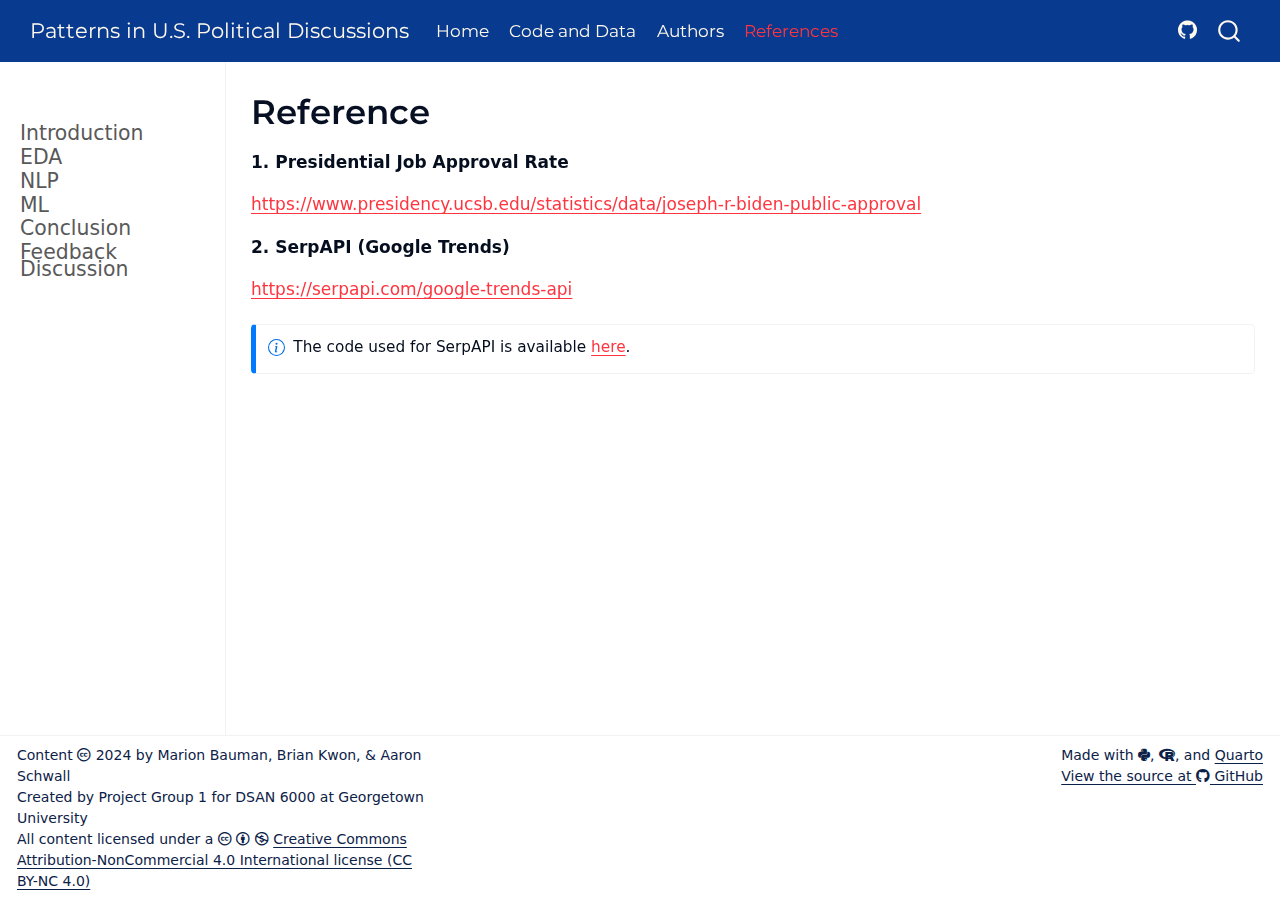
<file: docs/references.html>
<!DOCTYPE html>
<html xmlns="http://www.w3.org/1999/xhtml" lang="en" xml:lang="en"><head>

<meta charset="utf-8">
<meta name="generator" content="quarto-1.4.553">

<meta name="viewport" content="width=device-width, initial-scale=1.0, user-scalable=yes">


<title>Patterns in U.S. Political Discussions - Reference</title>
<style>
code{white-space: pre-wrap;}
span.smallcaps{font-variant: small-caps;}
div.columns{display: flex; gap: min(4vw, 1.5em);}
div.column{flex: auto; overflow-x: auto;}
div.hanging-indent{margin-left: 1.5em; text-indent: -1.5em;}
ul.task-list{list-style: none;}
ul.task-list li input[type="checkbox"] {
  width: 0.8em;
  margin: 0 0.8em 0.2em -1em; /* quarto-specific, see https://github.com/quarto-dev/quarto-cli/issues/4556 */ 
  vertical-align: middle;
}
</style>


<script src="site_libs/quarto-nav/quarto-nav.js"></script>
<script src="site_libs/quarto-nav/headroom.min.js"></script>
<script src="site_libs/clipboard/clipboard.min.js"></script>
<script src="site_libs/quarto-search/autocomplete.umd.js"></script>
<script src="site_libs/quarto-search/fuse.min.js"></script>
<script src="site_libs/quarto-search/quarto-search.js"></script>
<meta name="quarto:offset" content="./">
<script src="site_libs/quarto-html/quarto.js"></script>
<script src="site_libs/quarto-html/popper.min.js"></script>
<script src="site_libs/quarto-html/tippy.umd.min.js"></script>
<script src="site_libs/quarto-html/anchor.min.js"></script>
<link href="site_libs/quarto-html/tippy.css" rel="stylesheet">
<link href="site_libs/quarto-html/quarto-syntax-highlighting.css" rel="stylesheet" id="quarto-text-highlighting-styles">
<script src="site_libs/bootstrap/bootstrap.min.js"></script>
<link href="site_libs/bootstrap/bootstrap-icons.css" rel="stylesheet">
<link href="site_libs/bootstrap/bootstrap.min.css" rel="stylesheet" id="quarto-bootstrap" data-mode="light">
<link href="site_libs/quarto-contrib/fontawesome6-1.2.0/all.min.css" rel="stylesheet">
<link href="site_libs/quarto-contrib/fontawesome6-1.2.0/latex-fontsize.css" rel="stylesheet">
<script id="quarto-search-options" type="application/json">{
  "location": "navbar",
  "copy-button": false,
  "collapse-after": 3,
  "panel-placement": "end",
  "type": "overlay",
  "limit": 50,
  "keyboard-shortcut": [
    "f",
    "/",
    "s"
  ],
  "show-item-context": false,
  "language": {
    "search-no-results-text": "No results",
    "search-matching-documents-text": "matching documents",
    "search-copy-link-title": "Copy link to search",
    "search-hide-matches-text": "Hide additional matches",
    "search-more-match-text": "more match in this document",
    "search-more-matches-text": "more matches in this document",
    "search-clear-button-title": "Clear",
    "search-text-placeholder": "",
    "search-detached-cancel-button-title": "Cancel",
    "search-submit-button-title": "Submit",
    "search-label": "Search"
  }
}</script>


</head>

<body class="nav-sidebar docked nav-fixed">

<div id="quarto-search-results"></div>
  <header id="quarto-header" class="headroom fixed-top">
    <nav class="navbar navbar-expand-lg " data-bs-theme="dark">
      <div class="navbar-container container-fluid">
      <div class="navbar-brand-container mx-auto">
    <a class="navbar-brand" href="./index.html">
    <span class="navbar-title">Patterns in U.S. Political Discussions</span>
    </a>
  </div>
            <div id="quarto-search" class="" title="Search"></div>
          <button class="navbar-toggler" type="button" data-bs-toggle="collapse" data-bs-target="#navbarCollapse" aria-controls="navbarCollapse" aria-expanded="false" aria-label="Toggle navigation" onclick="if (window.quartoToggleHeadroom) { window.quartoToggleHeadroom(); }">
  <span class="navbar-toggler-icon"></span>
</button>
          <div class="collapse navbar-collapse" id="navbarCollapse">
            <ul class="navbar-nav navbar-nav-scroll me-auto">
  <li class="nav-item">
    <a class="nav-link" href="./../../index.html"> 
<span class="menu-text">Home</span></a>
  </li>  
  <li class="nav-item">
    <a class="nav-link" href="https://github.com/briansoonwookwon/DSAN_6000"> 
<span class="menu-text">Code and Data</span></a>
  </li>  
  <li class="nav-item">
    <a class="nav-link" href="./author.html"> 
<span class="menu-text">Authors</span></a>
  </li>  
  <li class="nav-item">
    <a class="nav-link active" href="./references.html" aria-current="page"> 
<span class="menu-text">References</span></a>
  </li>  
</ul>
            <ul class="navbar-nav navbar-nav-scroll ms-auto">
  <li class="nav-item compact">
    <a class="nav-link" href="https://github.com/briansoonwookwon/DSAN_6000"> <i class="bi bi-github" role="img">
</i> 
<span class="menu-text"></span></a>
  </li>  
</ul>
          </div> <!-- /navcollapse -->
          <div class="quarto-navbar-tools">
</div>
      </div> <!-- /container-fluid -->
    </nav>
  <nav class="quarto-secondary-nav">
    <div class="container-fluid d-flex">
      <button type="button" class="quarto-btn-toggle btn" data-bs-toggle="collapse" data-bs-target=".quarto-sidebar-collapse-item" aria-controls="quarto-sidebar" aria-expanded="false" aria-label="Toggle sidebar navigation" onclick="if (window.quartoToggleHeadroom) { window.quartoToggleHeadroom(); }">
        <i class="bi bi-layout-text-sidebar-reverse"></i>
      </button>
        <nav class="quarto-page-breadcrumbs" aria-label="breadcrumb"><ol class="breadcrumb"><li class="breadcrumb-item">Reference</li></ol></nav>
        <a class="flex-grow-1" role="button" data-bs-toggle="collapse" data-bs-target=".quarto-sidebar-collapse-item" aria-controls="quarto-sidebar" aria-expanded="false" aria-label="Toggle sidebar navigation" onclick="if (window.quartoToggleHeadroom) { window.quartoToggleHeadroom(); }">      
        </a>
      <button type="button" class="btn quarto-search-button" aria-label="" onclick="window.quartoOpenSearch();">
        <i class="bi bi-search"></i>
      </button>
    </div>
  </nav>
</header>
<!-- content -->
<div id="quarto-content" class="quarto-container page-columns page-rows-contents page-layout-full page-navbar">
<!-- sidebar -->
  <nav id="quarto-sidebar" class="sidebar collapse collapse-horizontal quarto-sidebar-collapse-item sidebar-navigation docked overflow-auto">
        <div class="mt-2 flex-shrink-0 align-items-center">
        <div class="sidebar-search">
        <div id="quarto-search" class="" title="Search"></div>
        </div>
        </div>
    <div class="sidebar-menu-container"> 
    <ul class="list-unstyled mt-1">
        <li class="sidebar-item">
  <div class="sidebar-item-container"> 
  <a href="./index.html" class="sidebar-item-text sidebar-link">
 <span class="menu-text">Introduction</span></a>
  </div>
</li>
        <li class="sidebar-item">
  <div class="sidebar-item-container"> 
  <a href="./eda.html" class="sidebar-item-text sidebar-link">
 <span class="menu-text">EDA</span></a>
  </div>
</li>
        <li class="sidebar-item">
  <div class="sidebar-item-container"> 
  <a href="./nlp.html" class="sidebar-item-text sidebar-link">
 <span class="menu-text">NLP</span></a>
  </div>
</li>
        <li class="sidebar-item">
  <div class="sidebar-item-container"> 
  <a href="./ml.html" class="sidebar-item-text sidebar-link">
 <span class="menu-text">ML</span></a>
  </div>
</li>
        <li class="sidebar-item">
  <div class="sidebar-item-container"> 
  <a href="./summary.html" class="sidebar-item-text sidebar-link">
 <span class="menu-text">Conclusion</span></a>
  </div>
</li>
        <li class="sidebar-item">
  <div class="sidebar-item-container"> 
  <a href="./feedback.html" class="sidebar-item-text sidebar-link">
 <span class="menu-text">Feedback Discussion</span></a>
  </div>
</li>
    </ul>
    </div>
</nav>
<div id="quarto-sidebar-glass" class="quarto-sidebar-collapse-item" data-bs-toggle="collapse" data-bs-target=".quarto-sidebar-collapse-item"></div>
<!-- margin-sidebar -->
    <div id="quarto-margin-sidebar" class="sidebar margin-sidebar zindex-bottom">
        
    </div>
<!-- main -->
<main class="content column-page-right" id="quarto-document-content">

<header id="title-block-header" class="quarto-title-block default">
<div class="quarto-title">
<h1 class="title">Reference</h1>
</div>



<div class="quarto-title-meta column-page-right">

    
  
    
  </div>
  


</header>


<p><strong>1. Presidential Job Approval Rate</strong></p>
<p><a href="https://www.presidency.ucsb.edu/statistics/data/joseph-r-biden-public-approval">https://www.presidency.ucsb.edu/statistics/data/joseph-r-biden-public-approval</a></p>
<p><strong>2. SerpAPI (Google Trends)</strong></p>
<p><a href="https://serpapi.com/google-trends-api">https://serpapi.com/google-trends-api</a></p>
<div class="callout callout-style-simple callout-note">
<div class="callout-body d-flex">
<div class="callout-icon-container">
<i class="callout-icon"></i>
</div>
<div class="callout-body-container">
<p>The code used for SerpAPI is available <a href="https://github.com/gu-dsan6000/fall-2024-project-team-01/blob/main/code/google_trends.py">here</a>.</p>
</div>
</div>
</div>



<a onclick="window.scrollTo(0, 0); return false;" role="button" id="quarto-back-to-top"><i class="bi bi-arrow-up"></i> Back to top</a></main> <!-- /main -->
<script id="quarto-html-after-body" type="application/javascript">
window.document.addEventListener("DOMContentLoaded", function (event) {
  const toggleBodyColorMode = (bsSheetEl) => {
    const mode = bsSheetEl.getAttribute("data-mode");
    const bodyEl = window.document.querySelector("body");
    if (mode === "dark") {
      bodyEl.classList.add("quarto-dark");
      bodyEl.classList.remove("quarto-light");
    } else {
      bodyEl.classList.add("quarto-light");
      bodyEl.classList.remove("quarto-dark");
    }
  }
  const toggleBodyColorPrimary = () => {
    const bsSheetEl = window.document.querySelector("link#quarto-bootstrap");
    if (bsSheetEl) {
      toggleBodyColorMode(bsSheetEl);
    }
  }
  toggleBodyColorPrimary();  
  const icon = "";
  const anchorJS = new window.AnchorJS();
  anchorJS.options = {
    placement: 'right',
    icon: icon
  };
  anchorJS.add('.anchored');
  const isCodeAnnotation = (el) => {
    for (const clz of el.classList) {
      if (clz.startsWith('code-annotation-')) {                     
        return true;
      }
    }
    return false;
  }
  const clipboard = new window.ClipboardJS('.code-copy-button', {
    text: function(trigger) {
      const codeEl = trigger.previousElementSibling.cloneNode(true);
      for (const childEl of codeEl.children) {
        if (isCodeAnnotation(childEl)) {
          childEl.remove();
        }
      }
      return codeEl.innerText;
    }
  });
  clipboard.on('success', function(e) {
    // button target
    const button = e.trigger;
    // don't keep focus
    button.blur();
    // flash "checked"
    button.classList.add('code-copy-button-checked');
    var currentTitle = button.getAttribute("title");
    button.setAttribute("title", "Copied!");
    let tooltip;
    if (window.bootstrap) {
      button.setAttribute("data-bs-toggle", "tooltip");
      button.setAttribute("data-bs-placement", "left");
      button.setAttribute("data-bs-title", "Copied!");
      tooltip = new bootstrap.Tooltip(button, 
        { trigger: "manual", 
          customClass: "code-copy-button-tooltip",
          offset: [0, -8]});
      tooltip.show();    
    }
    setTimeout(function() {
      if (tooltip) {
        tooltip.hide();
        button.removeAttribute("data-bs-title");
        button.removeAttribute("data-bs-toggle");
        button.removeAttribute("data-bs-placement");
      }
      button.setAttribute("title", currentTitle);
      button.classList.remove('code-copy-button-checked');
    }, 1000);
    // clear code selection
    e.clearSelection();
  });
    var localhostRegex = new RegExp(/^(?:http|https):\/\/localhost\:?[0-9]*\//);
    var mailtoRegex = new RegExp(/^mailto:/);
      var filterRegex = new RegExp('/' + window.location.host + '/');
    var isInternal = (href) => {
        return filterRegex.test(href) || localhostRegex.test(href) || mailtoRegex.test(href);
    }
    // Inspect non-navigation links and adorn them if external
 	var links = window.document.querySelectorAll('a[href]:not(.nav-link):not(.navbar-brand):not(.toc-action):not(.sidebar-link):not(.sidebar-item-toggle):not(.pagination-link):not(.no-external):not([aria-hidden]):not(.dropdown-item):not(.quarto-navigation-tool)');
    for (var i=0; i<links.length; i++) {
      const link = links[i];
      if (!isInternal(link.href)) {
        // undo the damage that might have been done by quarto-nav.js in the case of
        // links that we want to consider external
        if (link.dataset.originalHref !== undefined) {
          link.href = link.dataset.originalHref;
        }
      }
    }
  function tippyHover(el, contentFn, onTriggerFn, onUntriggerFn) {
    const config = {
      allowHTML: true,
      maxWidth: 500,
      delay: 100,
      arrow: false,
      appendTo: function(el) {
          return el.parentElement;
      },
      interactive: true,
      interactiveBorder: 10,
      theme: 'quarto',
      placement: 'bottom-start',
    };
    if (contentFn) {
      config.content = contentFn;
    }
    if (onTriggerFn) {
      config.onTrigger = onTriggerFn;
    }
    if (onUntriggerFn) {
      config.onUntrigger = onUntriggerFn;
    }
    window.tippy(el, config); 
  }
  const noterefs = window.document.querySelectorAll('a[role="doc-noteref"]');
  for (var i=0; i<noterefs.length; i++) {
    const ref = noterefs[i];
    tippyHover(ref, function() {
      // use id or data attribute instead here
      let href = ref.getAttribute('data-footnote-href') || ref.getAttribute('href');
      try { href = new URL(href).hash; } catch {}
      const id = href.replace(/^#\/?/, "");
      const note = window.document.getElementById(id);
      if (note) {
        return note.innerHTML;
      } else {
        return "";
      }
    });
  }
  const xrefs = window.document.querySelectorAll('a.quarto-xref');
  const processXRef = (id, note) => {
    // Strip column container classes
    const stripColumnClz = (el) => {
      el.classList.remove("page-full", "page-columns");
      if (el.children) {
        for (const child of el.children) {
          stripColumnClz(child);
        }
      }
    }
    stripColumnClz(note)
    if (id === null || id.startsWith('sec-')) {
      // Special case sections, only their first couple elements
      const container = document.createElement("div");
      if (note.children && note.children.length > 2) {
        container.appendChild(note.children[0].cloneNode(true));
        for (let i = 1; i < note.children.length; i++) {
          const child = note.children[i];
          if (child.tagName === "P" && child.innerText === "") {
            continue;
          } else {
            container.appendChild(child.cloneNode(true));
            break;
          }
        }
        if (window.Quarto?.typesetMath) {
          window.Quarto.typesetMath(container);
        }
        return container.innerHTML
      } else {
        if (window.Quarto?.typesetMath) {
          window.Quarto.typesetMath(note);
        }
        return note.innerHTML;
      }
    } else {
      // Remove any anchor links if they are present
      const anchorLink = note.querySelector('a.anchorjs-link');
      if (anchorLink) {
        anchorLink.remove();
      }
      if (window.Quarto?.typesetMath) {
        window.Quarto.typesetMath(note);
      }
      // TODO in 1.5, we should make sure this works without a callout special case
      if (note.classList.contains("callout")) {
        return note.outerHTML;
      } else {
        return note.innerHTML;
      }
    }
  }
  for (var i=0; i<xrefs.length; i++) {
    const xref = xrefs[i];
    tippyHover(xref, undefined, function(instance) {
      instance.disable();
      let url = xref.getAttribute('href');
      let hash = undefined; 
      if (url.startsWith('#')) {
        hash = url;
      } else {
        try { hash = new URL(url).hash; } catch {}
      }
      if (hash) {
        const id = hash.replace(/^#\/?/, "");
        const note = window.document.getElementById(id);
        if (note !== null) {
          try {
            const html = processXRef(id, note.cloneNode(true));
            instance.setContent(html);
          } finally {
            instance.enable();
            instance.show();
          }
        } else {
          // See if we can fetch this
          fetch(url.split('#')[0])
          .then(res => res.text())
          .then(html => {
            const parser = new DOMParser();
            const htmlDoc = parser.parseFromString(html, "text/html");
            const note = htmlDoc.getElementById(id);
            if (note !== null) {
              const html = processXRef(id, note);
              instance.setContent(html);
            } 
          }).finally(() => {
            instance.enable();
            instance.show();
          });
        }
      } else {
        // See if we can fetch a full url (with no hash to target)
        // This is a special case and we should probably do some content thinning / targeting
        fetch(url)
        .then(res => res.text())
        .then(html => {
          const parser = new DOMParser();
          const htmlDoc = parser.parseFromString(html, "text/html");
          const note = htmlDoc.querySelector('main.content');
          if (note !== null) {
            // This should only happen for chapter cross references
            // (since there is no id in the URL)
            // remove the first header
            if (note.children.length > 0 && note.children[0].tagName === "HEADER") {
              note.children[0].remove();
            }
            const html = processXRef(null, note);
            instance.setContent(html);
          } 
        }).finally(() => {
          instance.enable();
          instance.show();
        });
      }
    }, function(instance) {
    });
  }
      let selectedAnnoteEl;
      const selectorForAnnotation = ( cell, annotation) => {
        let cellAttr = 'data-code-cell="' + cell + '"';
        let lineAttr = 'data-code-annotation="' +  annotation + '"';
        const selector = 'span[' + cellAttr + '][' + lineAttr + ']';
        return selector;
      }
      const selectCodeLines = (annoteEl) => {
        const doc = window.document;
        const targetCell = annoteEl.getAttribute("data-target-cell");
        const targetAnnotation = annoteEl.getAttribute("data-target-annotation");
        const annoteSpan = window.document.querySelector(selectorForAnnotation(targetCell, targetAnnotation));
        const lines = annoteSpan.getAttribute("data-code-lines").split(",");
        const lineIds = lines.map((line) => {
          return targetCell + "-" + line;
        })
        let top = null;
        let height = null;
        let parent = null;
        if (lineIds.length > 0) {
            //compute the position of the single el (top and bottom and make a div)
            const el = window.document.getElementById(lineIds[0]);
            top = el.offsetTop;
            height = el.offsetHeight;
            parent = el.parentElement.parentElement;
          if (lineIds.length > 1) {
            const lastEl = window.document.getElementById(lineIds[lineIds.length - 1]);
            const bottom = lastEl.offsetTop + lastEl.offsetHeight;
            height = bottom - top;
          }
          if (top !== null && height !== null && parent !== null) {
            // cook up a div (if necessary) and position it 
            let div = window.document.getElementById("code-annotation-line-highlight");
            if (div === null) {
              div = window.document.createElement("div");
              div.setAttribute("id", "code-annotation-line-highlight");
              div.style.position = 'absolute';
              parent.appendChild(div);
            }
            div.style.top = top - 2 + "px";
            div.style.height = height + 4 + "px";
            div.style.left = 0;
            let gutterDiv = window.document.getElementById("code-annotation-line-highlight-gutter");
            if (gutterDiv === null) {
              gutterDiv = window.document.createElement("div");
              gutterDiv.setAttribute("id", "code-annotation-line-highlight-gutter");
              gutterDiv.style.position = 'absolute';
              const codeCell = window.document.getElementById(targetCell);
              const gutter = codeCell.querySelector('.code-annotation-gutter');
              gutter.appendChild(gutterDiv);
            }
            gutterDiv.style.top = top - 2 + "px";
            gutterDiv.style.height = height + 4 + "px";
          }
          selectedAnnoteEl = annoteEl;
        }
      };
      const unselectCodeLines = () => {
        const elementsIds = ["code-annotation-line-highlight", "code-annotation-line-highlight-gutter"];
        elementsIds.forEach((elId) => {
          const div = window.document.getElementById(elId);
          if (div) {
            div.remove();
          }
        });
        selectedAnnoteEl = undefined;
      };
        // Handle positioning of the toggle
    window.addEventListener(
      "resize",
      throttle(() => {
        elRect = undefined;
        if (selectedAnnoteEl) {
          selectCodeLines(selectedAnnoteEl);
        }
      }, 10)
    );
    function throttle(fn, ms) {
    let throttle = false;
    let timer;
      return (...args) => {
        if(!throttle) { // first call gets through
            fn.apply(this, args);
            throttle = true;
        } else { // all the others get throttled
            if(timer) clearTimeout(timer); // cancel #2
            timer = setTimeout(() => {
              fn.apply(this, args);
              timer = throttle = false;
            }, ms);
        }
      };
    }
      // Attach click handler to the DT
      const annoteDls = window.document.querySelectorAll('dt[data-target-cell]');
      for (const annoteDlNode of annoteDls) {
        annoteDlNode.addEventListener('click', (event) => {
          const clickedEl = event.target;
          if (clickedEl !== selectedAnnoteEl) {
            unselectCodeLines();
            const activeEl = window.document.querySelector('dt[data-target-cell].code-annotation-active');
            if (activeEl) {
              activeEl.classList.remove('code-annotation-active');
            }
            selectCodeLines(clickedEl);
            clickedEl.classList.add('code-annotation-active');
          } else {
            // Unselect the line
            unselectCodeLines();
            clickedEl.classList.remove('code-annotation-active');
          }
        });
      }
  const findCites = (el) => {
    const parentEl = el.parentElement;
    if (parentEl) {
      const cites = parentEl.dataset.cites;
      if (cites) {
        return {
          el,
          cites: cites.split(' ')
        };
      } else {
        return findCites(el.parentElement)
      }
    } else {
      return undefined;
    }
  };
  var bibliorefs = window.document.querySelectorAll('a[role="doc-biblioref"]');
  for (var i=0; i<bibliorefs.length; i++) {
    const ref = bibliorefs[i];
    const citeInfo = findCites(ref);
    if (citeInfo) {
      tippyHover(citeInfo.el, function() {
        var popup = window.document.createElement('div');
        citeInfo.cites.forEach(function(cite) {
          var citeDiv = window.document.createElement('div');
          citeDiv.classList.add('hanging-indent');
          citeDiv.classList.add('csl-entry');
          var biblioDiv = window.document.getElementById('ref-' + cite);
          if (biblioDiv) {
            citeDiv.innerHTML = biblioDiv.innerHTML;
          }
          popup.appendChild(citeDiv);
        });
        return popup.innerHTML;
      });
    }
  }
});
</script>
</div> <!-- /content -->
<footer class="footer">
  <div class="nav-footer">
    <div class="nav-footer-left">
<p>Content <i class="fa-brands fa-creative-commons" aria-label="creative-commons"></i> 2024 by Marion Bauman, Brian Kwon, &amp; Aaron Schwall <br> Created by Project Group 1 for DSAN 6000 at Georgetown University <br> All content licensed under a <i class="fa-brands fa-creative-commons" aria-label="creative-commons"></i> <i class="fa-brands fa-creative-commons-by" aria-label="creative-commons-by"></i> <i class="fa-brands fa-creative-commons-nc" aria-label="creative-commons-nc"></i> <a href="https://creativecommons.org/licenses/by-nc/4.0/">Creative Commons Attribution-NonCommercial 4.0 International license (CC BY-NC 4.0)</a></p>
</div>   
    <div class="nav-footer-center">
      &nbsp;
    </div>
    <div class="nav-footer-right">
<p>Made with <i class="fa-brands fa-python" aria-label="python"></i>, <i class="fa-brands fa-r-project" aria-label="r-project"></i>, and <a href="https://quarto.org/">Quarto</a><br> <a href="https://github.com/briansoonwookwon/DSAN_6000">View the source at <i class="fa-brands fa-github" aria-label="github"></i> GitHub</a></p>
</div>
  </div>
</footer>




</body></html>
</file>
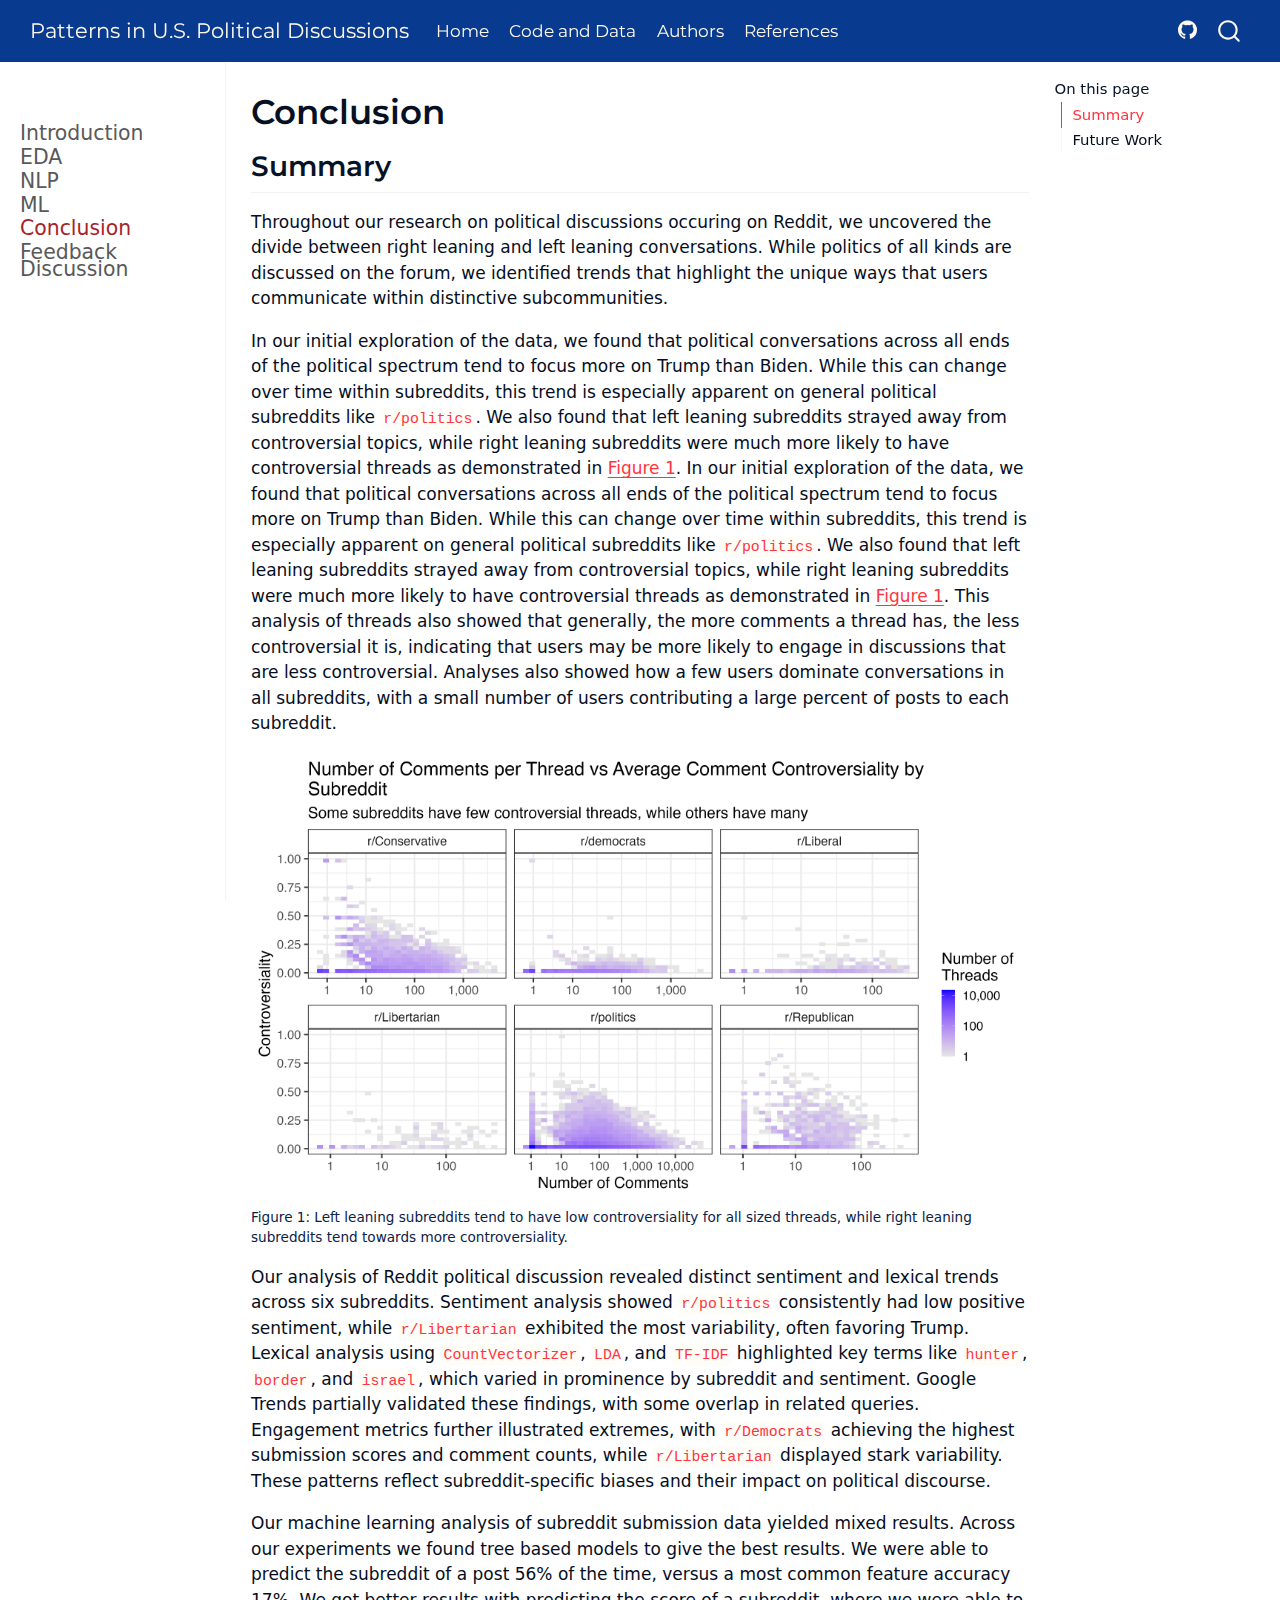
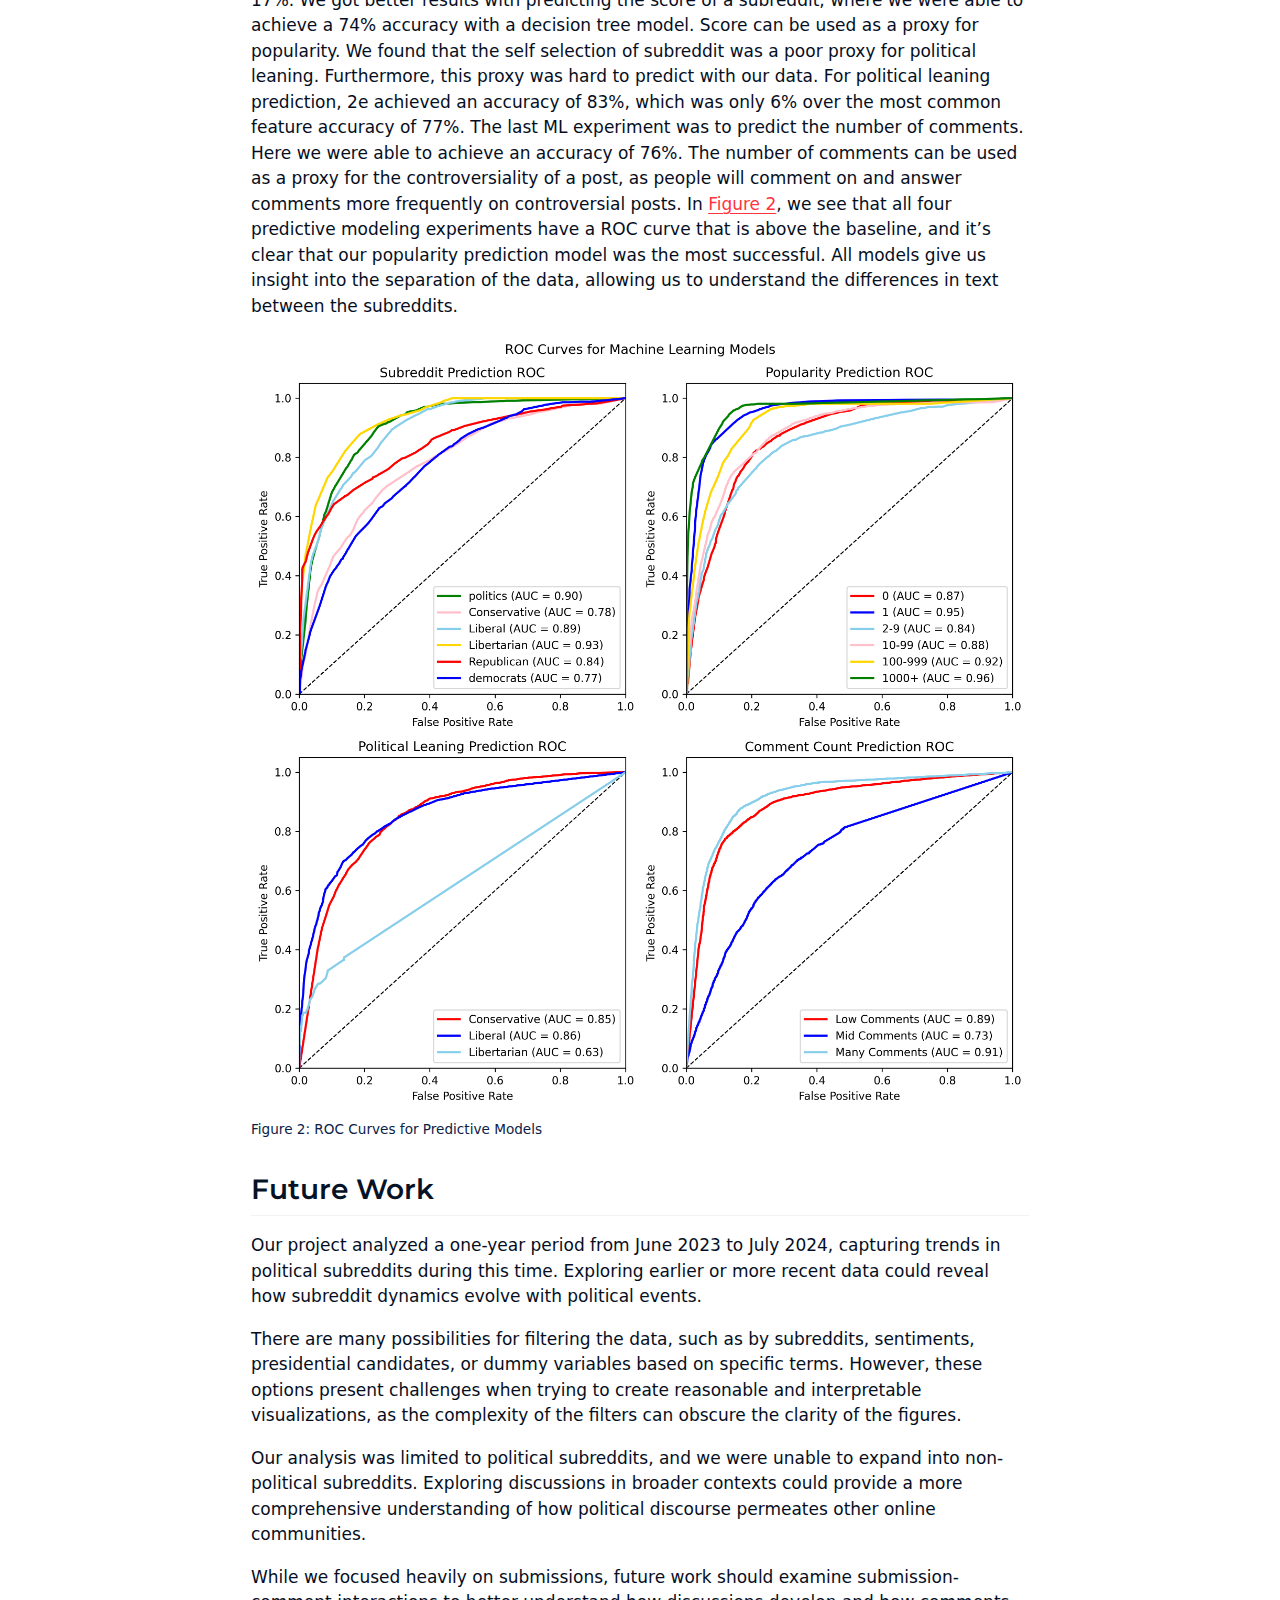
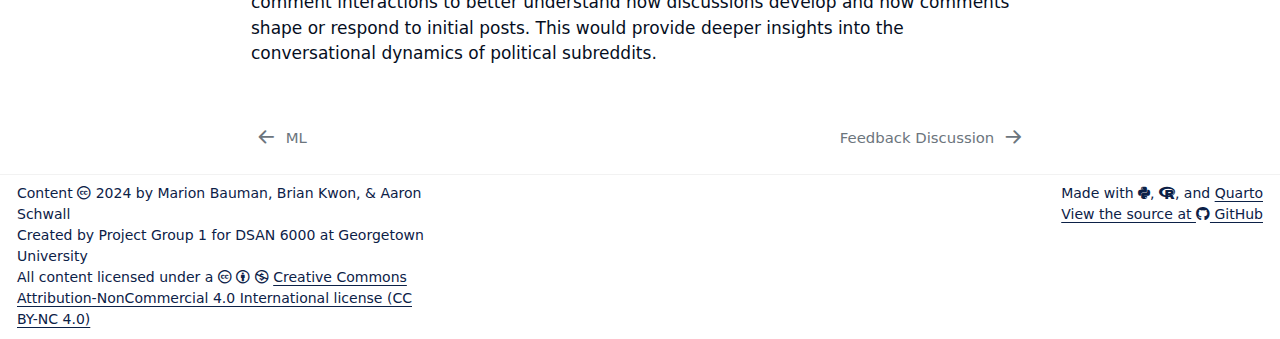
<file: docs/summary.html>
<!DOCTYPE html>
<html xmlns="http://www.w3.org/1999/xhtml" lang="en" xml:lang="en"><head>

<meta charset="utf-8">
<meta name="generator" content="quarto-1.4.553">

<meta name="viewport" content="width=device-width, initial-scale=1.0, user-scalable=yes">


<title>Patterns in U.S. Political Discussions - Conclusion</title>
<style>
code{white-space: pre-wrap;}
span.smallcaps{font-variant: small-caps;}
div.columns{display: flex; gap: min(4vw, 1.5em);}
div.column{flex: auto; overflow-x: auto;}
div.hanging-indent{margin-left: 1.5em; text-indent: -1.5em;}
ul.task-list{list-style: none;}
ul.task-list li input[type="checkbox"] {
  width: 0.8em;
  margin: 0 0.8em 0.2em -1em; /* quarto-specific, see https://github.com/quarto-dev/quarto-cli/issues/4556 */ 
  vertical-align: middle;
}
</style>


<script src="site_libs/quarto-nav/quarto-nav.js"></script>
<script src="site_libs/quarto-nav/headroom.min.js"></script>
<script src="site_libs/clipboard/clipboard.min.js"></script>
<script src="site_libs/quarto-search/autocomplete.umd.js"></script>
<script src="site_libs/quarto-search/fuse.min.js"></script>
<script src="site_libs/quarto-search/quarto-search.js"></script>
<meta name="quarto:offset" content="./">
<link href="./feedback.html" rel="next">
<link href="./ml.html" rel="prev">
<script src="site_libs/quarto-html/quarto.js"></script>
<script src="site_libs/quarto-html/popper.min.js"></script>
<script src="site_libs/quarto-html/tippy.umd.min.js"></script>
<script src="site_libs/quarto-html/anchor.min.js"></script>
<link href="site_libs/quarto-html/tippy.css" rel="stylesheet">
<link href="site_libs/quarto-html/quarto-syntax-highlighting.css" rel="stylesheet" id="quarto-text-highlighting-styles">
<script src="site_libs/bootstrap/bootstrap.min.js"></script>
<link href="site_libs/bootstrap/bootstrap-icons.css" rel="stylesheet">
<link href="site_libs/bootstrap/bootstrap.min.css" rel="stylesheet" id="quarto-bootstrap" data-mode="light">
<link href="site_libs/quarto-contrib/fontawesome6-1.2.0/all.min.css" rel="stylesheet">
<link href="site_libs/quarto-contrib/fontawesome6-1.2.0/latex-fontsize.css" rel="stylesheet">
<script id="quarto-search-options" type="application/json">{
  "location": "navbar",
  "copy-button": false,
  "collapse-after": 3,
  "panel-placement": "end",
  "type": "overlay",
  "limit": 50,
  "keyboard-shortcut": [
    "f",
    "/",
    "s"
  ],
  "show-item-context": false,
  "language": {
    "search-no-results-text": "No results",
    "search-matching-documents-text": "matching documents",
    "search-copy-link-title": "Copy link to search",
    "search-hide-matches-text": "Hide additional matches",
    "search-more-match-text": "more match in this document",
    "search-more-matches-text": "more matches in this document",
    "search-clear-button-title": "Clear",
    "search-text-placeholder": "",
    "search-detached-cancel-button-title": "Cancel",
    "search-submit-button-title": "Submit",
    "search-label": "Search"
  }
}</script>


</head>

<body class="nav-sidebar docked nav-fixed">

<div id="quarto-search-results"></div>
  <header id="quarto-header" class="headroom fixed-top">
    <nav class="navbar navbar-expand-lg " data-bs-theme="dark">
      <div class="navbar-container container-fluid">
      <div class="navbar-brand-container mx-auto">
    <a class="navbar-brand" href="./index.html">
    <span class="navbar-title">Patterns in U.S. Political Discussions</span>
    </a>
  </div>
            <div id="quarto-search" class="" title="Search"></div>
          <button class="navbar-toggler" type="button" data-bs-toggle="collapse" data-bs-target="#navbarCollapse" aria-controls="navbarCollapse" aria-expanded="false" aria-label="Toggle navigation" onclick="if (window.quartoToggleHeadroom) { window.quartoToggleHeadroom(); }">
  <span class="navbar-toggler-icon"></span>
</button>
          <div class="collapse navbar-collapse" id="navbarCollapse">
            <ul class="navbar-nav navbar-nav-scroll me-auto">
  <li class="nav-item">
    <a class="nav-link" href="./../../index.html"> 
<span class="menu-text">Home</span></a>
  </li>  
  <li class="nav-item">
    <a class="nav-link" href="https://github.com/briansoonwookwon/DSAN_6000"> 
<span class="menu-text">Code and Data</span></a>
  </li>  
  <li class="nav-item">
    <a class="nav-link" href="./author.html"> 
<span class="menu-text">Authors</span></a>
  </li>  
  <li class="nav-item">
    <a class="nav-link" href="./references.html"> 
<span class="menu-text">References</span></a>
  </li>  
</ul>
            <ul class="navbar-nav navbar-nav-scroll ms-auto">
  <li class="nav-item compact">
    <a class="nav-link" href="https://github.com/briansoonwookwon/DSAN_6000"> <i class="bi bi-github" role="img">
</i> 
<span class="menu-text"></span></a>
  </li>  
</ul>
          </div> <!-- /navcollapse -->
          <div class="quarto-navbar-tools">
</div>
      </div> <!-- /container-fluid -->
    </nav>
  <nav class="quarto-secondary-nav">
    <div class="container-fluid d-flex">
      <button type="button" class="quarto-btn-toggle btn" data-bs-toggle="collapse" data-bs-target=".quarto-sidebar-collapse-item" aria-controls="quarto-sidebar" aria-expanded="false" aria-label="Toggle sidebar navigation" onclick="if (window.quartoToggleHeadroom) { window.quartoToggleHeadroom(); }">
        <i class="bi bi-layout-text-sidebar-reverse"></i>
      </button>
        <nav class="quarto-page-breadcrumbs" aria-label="breadcrumb"><ol class="breadcrumb"><li class="breadcrumb-item"><a href="./summary.html">Conclusion</a></li></ol></nav>
        <a class="flex-grow-1" role="button" data-bs-toggle="collapse" data-bs-target=".quarto-sidebar-collapse-item" aria-controls="quarto-sidebar" aria-expanded="false" aria-label="Toggle sidebar navigation" onclick="if (window.quartoToggleHeadroom) { window.quartoToggleHeadroom(); }">      
        </a>
      <button type="button" class="btn quarto-search-button" aria-label="" onclick="window.quartoOpenSearch();">
        <i class="bi bi-search"></i>
      </button>
    </div>
  </nav>
</header>
<!-- content -->
<div id="quarto-content" class="quarto-container page-columns page-rows-contents page-layout-full page-navbar">
<!-- sidebar -->
  <nav id="quarto-sidebar" class="sidebar collapse collapse-horizontal quarto-sidebar-collapse-item sidebar-navigation docked overflow-auto">
        <div class="mt-2 flex-shrink-0 align-items-center">
        <div class="sidebar-search">
        <div id="quarto-search" class="" title="Search"></div>
        </div>
        </div>
    <div class="sidebar-menu-container"> 
    <ul class="list-unstyled mt-1">
        <li class="sidebar-item">
  <div class="sidebar-item-container"> 
  <a href="./index.html" class="sidebar-item-text sidebar-link">
 <span class="menu-text">Introduction</span></a>
  </div>
</li>
        <li class="sidebar-item">
  <div class="sidebar-item-container"> 
  <a href="./eda.html" class="sidebar-item-text sidebar-link">
 <span class="menu-text">EDA</span></a>
  </div>
</li>
        <li class="sidebar-item">
  <div class="sidebar-item-container"> 
  <a href="./nlp.html" class="sidebar-item-text sidebar-link">
 <span class="menu-text">NLP</span></a>
  </div>
</li>
        <li class="sidebar-item">
  <div class="sidebar-item-container"> 
  <a href="./ml.html" class="sidebar-item-text sidebar-link">
 <span class="menu-text">ML</span></a>
  </div>
</li>
        <li class="sidebar-item">
  <div class="sidebar-item-container"> 
  <a href="./summary.html" class="sidebar-item-text sidebar-link active">
 <span class="menu-text">Conclusion</span></a>
  </div>
</li>
        <li class="sidebar-item">
  <div class="sidebar-item-container"> 
  <a href="./feedback.html" class="sidebar-item-text sidebar-link">
 <span class="menu-text">Feedback Discussion</span></a>
  </div>
</li>
    </ul>
    </div>
</nav>
<div id="quarto-sidebar-glass" class="quarto-sidebar-collapse-item" data-bs-toggle="collapse" data-bs-target=".quarto-sidebar-collapse-item"></div>
<!-- margin-sidebar -->
    <div id="quarto-margin-sidebar" class="sidebar margin-sidebar">
        <nav id="TOC" role="doc-toc" class="toc-active">
    <h2 id="toc-title">On this page</h2>
   
  <ul>
  <li><a href="#summary" id="toc-summary" class="nav-link active" data-scroll-target="#summary">Summary</a></li>
  <li><a href="#future-work" id="toc-future-work" class="nav-link" data-scroll-target="#future-work">Future Work</a></li>
  </ul>
</nav>
    </div>
<!-- main -->
<main class="content column-body" id="quarto-document-content">

<header id="title-block-header" class="quarto-title-block default">
<div class="quarto-title">
<h1 class="title">Conclusion</h1>
</div>



<div class="quarto-title-meta column-body">

    
  
    
  </div>
  


</header>


<section id="summary" class="level2">
<h2 class="anchored" data-anchor-id="summary">Summary</h2>
<p>Throughout our research on political discussions occuring on Reddit, we uncovered the divide between right leaning and left leaning conversations. While politics of all kinds are discussed on the forum, we identified trends that highlight the unique ways that users communicate within distinctive subcommunities.</p>
<p>In our initial exploration of the data, we found that political conversations across all ends of the political spectrum tend to focus more on Trump than Biden. While this can change over time within subreddits, this trend is especially apparent on general political subreddits like <code>r/politics</code>. We also found that left leaning subreddits strayed away from controversial topics, while right leaning subreddits were much more likely to have controversial threads as demonstrated in <a href="#fig-threads" class="quarto-xref">Figure&nbsp;1</a>. In our initial exploration of the data, we found that political conversations across all ends of the political spectrum tend to focus more on Trump than Biden. While this can change over time within subreddits, this trend is especially apparent on general political subreddits like <code>r/politics</code>. We also found that left leaning subreddits strayed away from controversial topics, while right leaning subreddits were much more likely to have controversial threads as demonstrated in <a href="#fig-threads" class="quarto-xref">Figure&nbsp;1</a>. This analysis of threads also showed that generally, the more comments a thread has, the less controversial it is, indicating that users may be more likely to engage in discussions that are less controversial. Analyses also showed how a few users dominate conversations in all subreddits, with a small number of users contributing a large percent of posts to each subreddit.</p>
<div id="fig-threads" class="quarto-figure quarto-figure-center quarto-float anchored">
<figure class="quarto-float quarto-float-fig figure">
<div aria-describedby="fig-threads-caption-0ceaefa1-69ba-4598-a22c-09a6ac19f8ca">
<img src="plots/controversiality-vs-comment-count-by-subreddit.png" class="img-fluid figure-img">
</div>
<figcaption class="quarto-float-caption-bottom quarto-float-caption quarto-float-fig" id="fig-threads-caption-0ceaefa1-69ba-4598-a22c-09a6ac19f8ca">
Figure&nbsp;1: Left leaning subreddits tend to have low controversiality for all sized threads, while right leaning subreddits tend towards more controversiality.
</figcaption>
</figure>
</div>
<p>Our analysis of Reddit political discussion revealed distinct sentiment and lexical trends across six subreddits. Sentiment analysis showed <code>r/politics</code> consistently had low positive sentiment, while <code>r/Libertarian</code> exhibited the most variability, often favoring Trump. Lexical analysis using <code>CountVectorizer</code>, <code>LDA</code>, and <code>TF-IDF</code> highlighted key terms like <code>hunter</code>, <code>border</code>, and <code>israel</code>, which varied in prominence by subreddit and sentiment. Google Trends partially validated these findings, with some overlap in related queries. Engagement metrics further illustrated extremes, with <code>r/Democrats</code> achieving the highest submission scores and comment counts, while <code>r/Libertarian</code> displayed stark variability. These patterns reflect subreddit-specific biases and their impact on political discourse.</p>
<p>Our machine learning analysis of subreddit submission data yielded mixed results. Across our experiments we found tree based models to give the best results. We were able to predict the subreddit of a post 56% of the time, versus a most common feature accuracy 17%. We got better results with predicting the score of a subreddit, where we were able to achieve a 74% accuracy with a decision tree model. Score can be used as a proxy for popularity. We found that the self selection of subreddit was a poor proxy for political leaning. Furthermore, this proxy was hard to predict with our data. For political leaning prediction, 2e achieved an accuracy of 83%, which was only 6% over the most common feature accuracy of 77%. The last ML experiment was to predict the number of comments. Here we were able to achieve an accuracy of 76%. The number of comments can be used as a proxy for the controversiality of a post, as people will comment on and answer comments more frequently on controversial posts. In <a href="#fig-roc" class="quarto-xref">Figure&nbsp;2</a>, we see that all four predictive modeling experiments have a ROC curve that is above the baseline, and it’s clear that our popularity prediction model was the most successful. All models give us insight into the separation of the data, allowing us to understand the differences in text between the subreddits.</p>
<div id="fig-roc" class="quarto-figure quarto-figure-center quarto-float anchored">
<figure class="quarto-float quarto-float-fig figure">
<div aria-describedby="fig-roc-caption-0ceaefa1-69ba-4598-a22c-09a6ac19f8ca">
<img src="plots/all_roc_curves.png" class="img-fluid figure-img">
</div>
<figcaption class="quarto-float-caption-bottom quarto-float-caption quarto-float-fig" id="fig-roc-caption-0ceaefa1-69ba-4598-a22c-09a6ac19f8ca">
Figure&nbsp;2: ROC Curves for Predictive Models
</figcaption>
</figure>
</div>
</section>
<section id="future-work" class="level2">
<h2 class="anchored" data-anchor-id="future-work">Future Work</h2>
<p>Our project analyzed a one-year period from June 2023 to July 2024, capturing trends in political subreddits during this time. Exploring earlier or more recent data could reveal how subreddit dynamics evolve with political events.</p>
<p>There are many possibilities for filtering the data, such as by subreddits, sentiments, presidential candidates, or dummy variables based on specific terms. However, these options present challenges when trying to create reasonable and interpretable visualizations, as the complexity of the filters can obscure the clarity of the figures.</p>
<p>Our analysis was limited to political subreddits, and we were unable to expand into non-political subreddits. Exploring discussions in broader contexts could provide a more comprehensive understanding of how political discourse permeates other online communities.</p>
<p>While we focused heavily on submissions, future work should examine submission-comment interactions to better understand how discussions develop and how comments shape or respond to initial posts. This would provide deeper insights into the conversational dynamics of political subreddits.</p>


</section>

<a onclick="window.scrollTo(0, 0); return false;" role="button" id="quarto-back-to-top"><i class="bi bi-arrow-up"></i> Back to top</a></main> <!-- /main -->
<script id="quarto-html-after-body" type="application/javascript">
window.document.addEventListener("DOMContentLoaded", function (event) {
  const toggleBodyColorMode = (bsSheetEl) => {
    const mode = bsSheetEl.getAttribute("data-mode");
    const bodyEl = window.document.querySelector("body");
    if (mode === "dark") {
      bodyEl.classList.add("quarto-dark");
      bodyEl.classList.remove("quarto-light");
    } else {
      bodyEl.classList.add("quarto-light");
      bodyEl.classList.remove("quarto-dark");
    }
  }
  const toggleBodyColorPrimary = () => {
    const bsSheetEl = window.document.querySelector("link#quarto-bootstrap");
    if (bsSheetEl) {
      toggleBodyColorMode(bsSheetEl);
    }
  }
  toggleBodyColorPrimary();  
  const icon = "";
  const anchorJS = new window.AnchorJS();
  anchorJS.options = {
    placement: 'right',
    icon: icon
  };
  anchorJS.add('.anchored');
  const isCodeAnnotation = (el) => {
    for (const clz of el.classList) {
      if (clz.startsWith('code-annotation-')) {                     
        return true;
      }
    }
    return false;
  }
  const clipboard = new window.ClipboardJS('.code-copy-button', {
    text: function(trigger) {
      const codeEl = trigger.previousElementSibling.cloneNode(true);
      for (const childEl of codeEl.children) {
        if (isCodeAnnotation(childEl)) {
          childEl.remove();
        }
      }
      return codeEl.innerText;
    }
  });
  clipboard.on('success', function(e) {
    // button target
    const button = e.trigger;
    // don't keep focus
    button.blur();
    // flash "checked"
    button.classList.add('code-copy-button-checked');
    var currentTitle = button.getAttribute("title");
    button.setAttribute("title", "Copied!");
    let tooltip;
    if (window.bootstrap) {
      button.setAttribute("data-bs-toggle", "tooltip");
      button.setAttribute("data-bs-placement", "left");
      button.setAttribute("data-bs-title", "Copied!");
      tooltip = new bootstrap.Tooltip(button, 
        { trigger: "manual", 
          customClass: "code-copy-button-tooltip",
          offset: [0, -8]});
      tooltip.show();    
    }
    setTimeout(function() {
      if (tooltip) {
        tooltip.hide();
        button.removeAttribute("data-bs-title");
        button.removeAttribute("data-bs-toggle");
        button.removeAttribute("data-bs-placement");
      }
      button.setAttribute("title", currentTitle);
      button.classList.remove('code-copy-button-checked');
    }, 1000);
    // clear code selection
    e.clearSelection();
  });
    var localhostRegex = new RegExp(/^(?:http|https):\/\/localhost\:?[0-9]*\//);
    var mailtoRegex = new RegExp(/^mailto:/);
      var filterRegex = new RegExp('/' + window.location.host + '/');
    var isInternal = (href) => {
        return filterRegex.test(href) || localhostRegex.test(href) || mailtoRegex.test(href);
    }
    // Inspect non-navigation links and adorn them if external
 	var links = window.document.querySelectorAll('a[href]:not(.nav-link):not(.navbar-brand):not(.toc-action):not(.sidebar-link):not(.sidebar-item-toggle):not(.pagination-link):not(.no-external):not([aria-hidden]):not(.dropdown-item):not(.quarto-navigation-tool)');
    for (var i=0; i<links.length; i++) {
      const link = links[i];
      if (!isInternal(link.href)) {
        // undo the damage that might have been done by quarto-nav.js in the case of
        // links that we want to consider external
        if (link.dataset.originalHref !== undefined) {
          link.href = link.dataset.originalHref;
        }
      }
    }
  function tippyHover(el, contentFn, onTriggerFn, onUntriggerFn) {
    const config = {
      allowHTML: true,
      maxWidth: 500,
      delay: 100,
      arrow: false,
      appendTo: function(el) {
          return el.parentElement;
      },
      interactive: true,
      interactiveBorder: 10,
      theme: 'quarto',
      placement: 'bottom-start',
    };
    if (contentFn) {
      config.content = contentFn;
    }
    if (onTriggerFn) {
      config.onTrigger = onTriggerFn;
    }
    if (onUntriggerFn) {
      config.onUntrigger = onUntriggerFn;
    }
    window.tippy(el, config); 
  }
  const noterefs = window.document.querySelectorAll('a[role="doc-noteref"]');
  for (var i=0; i<noterefs.length; i++) {
    const ref = noterefs[i];
    tippyHover(ref, function() {
      // use id or data attribute instead here
      let href = ref.getAttribute('data-footnote-href') || ref.getAttribute('href');
      try { href = new URL(href).hash; } catch {}
      const id = href.replace(/^#\/?/, "");
      const note = window.document.getElementById(id);
      if (note) {
        return note.innerHTML;
      } else {
        return "";
      }
    });
  }
  const xrefs = window.document.querySelectorAll('a.quarto-xref');
  const processXRef = (id, note) => {
    // Strip column container classes
    const stripColumnClz = (el) => {
      el.classList.remove("page-full", "page-columns");
      if (el.children) {
        for (const child of el.children) {
          stripColumnClz(child);
        }
      }
    }
    stripColumnClz(note)
    if (id === null || id.startsWith('sec-')) {
      // Special case sections, only their first couple elements
      const container = document.createElement("div");
      if (note.children && note.children.length > 2) {
        container.appendChild(note.children[0].cloneNode(true));
        for (let i = 1; i < note.children.length; i++) {
          const child = note.children[i];
          if (child.tagName === "P" && child.innerText === "") {
            continue;
          } else {
            container.appendChild(child.cloneNode(true));
            break;
          }
        }
        if (window.Quarto?.typesetMath) {
          window.Quarto.typesetMath(container);
        }
        return container.innerHTML
      } else {
        if (window.Quarto?.typesetMath) {
          window.Quarto.typesetMath(note);
        }
        return note.innerHTML;
      }
    } else {
      // Remove any anchor links if they are present
      const anchorLink = note.querySelector('a.anchorjs-link');
      if (anchorLink) {
        anchorLink.remove();
      }
      if (window.Quarto?.typesetMath) {
        window.Quarto.typesetMath(note);
      }
      // TODO in 1.5, we should make sure this works without a callout special case
      if (note.classList.contains("callout")) {
        return note.outerHTML;
      } else {
        return note.innerHTML;
      }
    }
  }
  for (var i=0; i<xrefs.length; i++) {
    const xref = xrefs[i];
    tippyHover(xref, undefined, function(instance) {
      instance.disable();
      let url = xref.getAttribute('href');
      let hash = undefined; 
      if (url.startsWith('#')) {
        hash = url;
      } else {
        try { hash = new URL(url).hash; } catch {}
      }
      if (hash) {
        const id = hash.replace(/^#\/?/, "");
        const note = window.document.getElementById(id);
        if (note !== null) {
          try {
            const html = processXRef(id, note.cloneNode(true));
            instance.setContent(html);
          } finally {
            instance.enable();
            instance.show();
          }
        } else {
          // See if we can fetch this
          fetch(url.split('#')[0])
          .then(res => res.text())
          .then(html => {
            const parser = new DOMParser();
            const htmlDoc = parser.parseFromString(html, "text/html");
            const note = htmlDoc.getElementById(id);
            if (note !== null) {
              const html = processXRef(id, note);
              instance.setContent(html);
            } 
          }).finally(() => {
            instance.enable();
            instance.show();
          });
        }
      } else {
        // See if we can fetch a full url (with no hash to target)
        // This is a special case and we should probably do some content thinning / targeting
        fetch(url)
        .then(res => res.text())
        .then(html => {
          const parser = new DOMParser();
          const htmlDoc = parser.parseFromString(html, "text/html");
          const note = htmlDoc.querySelector('main.content');
          if (note !== null) {
            // This should only happen for chapter cross references
            // (since there is no id in the URL)
            // remove the first header
            if (note.children.length > 0 && note.children[0].tagName === "HEADER") {
              note.children[0].remove();
            }
            const html = processXRef(null, note);
            instance.setContent(html);
          } 
        }).finally(() => {
          instance.enable();
          instance.show();
        });
      }
    }, function(instance) {
    });
  }
      let selectedAnnoteEl;
      const selectorForAnnotation = ( cell, annotation) => {
        let cellAttr = 'data-code-cell="' + cell + '"';
        let lineAttr = 'data-code-annotation="' +  annotation + '"';
        const selector = 'span[' + cellAttr + '][' + lineAttr + ']';
        return selector;
      }
      const selectCodeLines = (annoteEl) => {
        const doc = window.document;
        const targetCell = annoteEl.getAttribute("data-target-cell");
        const targetAnnotation = annoteEl.getAttribute("data-target-annotation");
        const annoteSpan = window.document.querySelector(selectorForAnnotation(targetCell, targetAnnotation));
        const lines = annoteSpan.getAttribute("data-code-lines").split(",");
        const lineIds = lines.map((line) => {
          return targetCell + "-" + line;
        })
        let top = null;
        let height = null;
        let parent = null;
        if (lineIds.length > 0) {
            //compute the position of the single el (top and bottom and make a div)
            const el = window.document.getElementById(lineIds[0]);
            top = el.offsetTop;
            height = el.offsetHeight;
            parent = el.parentElement.parentElement;
          if (lineIds.length > 1) {
            const lastEl = window.document.getElementById(lineIds[lineIds.length - 1]);
            const bottom = lastEl.offsetTop + lastEl.offsetHeight;
            height = bottom - top;
          }
          if (top !== null && height !== null && parent !== null) {
            // cook up a div (if necessary) and position it 
            let div = window.document.getElementById("code-annotation-line-highlight");
            if (div === null) {
              div = window.document.createElement("div");
              div.setAttribute("id", "code-annotation-line-highlight");
              div.style.position = 'absolute';
              parent.appendChild(div);
            }
            div.style.top = top - 2 + "px";
            div.style.height = height + 4 + "px";
            div.style.left = 0;
            let gutterDiv = window.document.getElementById("code-annotation-line-highlight-gutter");
            if (gutterDiv === null) {
              gutterDiv = window.document.createElement("div");
              gutterDiv.setAttribute("id", "code-annotation-line-highlight-gutter");
              gutterDiv.style.position = 'absolute';
              const codeCell = window.document.getElementById(targetCell);
              const gutter = codeCell.querySelector('.code-annotation-gutter');
              gutter.appendChild(gutterDiv);
            }
            gutterDiv.style.top = top - 2 + "px";
            gutterDiv.style.height = height + 4 + "px";
          }
          selectedAnnoteEl = annoteEl;
        }
      };
      const unselectCodeLines = () => {
        const elementsIds = ["code-annotation-line-highlight", "code-annotation-line-highlight-gutter"];
        elementsIds.forEach((elId) => {
          const div = window.document.getElementById(elId);
          if (div) {
            div.remove();
          }
        });
        selectedAnnoteEl = undefined;
      };
        // Handle positioning of the toggle
    window.addEventListener(
      "resize",
      throttle(() => {
        elRect = undefined;
        if (selectedAnnoteEl) {
          selectCodeLines(selectedAnnoteEl);
        }
      }, 10)
    );
    function throttle(fn, ms) {
    let throttle = false;
    let timer;
      return (...args) => {
        if(!throttle) { // first call gets through
            fn.apply(this, args);
            throttle = true;
        } else { // all the others get throttled
            if(timer) clearTimeout(timer); // cancel #2
            timer = setTimeout(() => {
              fn.apply(this, args);
              timer = throttle = false;
            }, ms);
        }
      };
    }
      // Attach click handler to the DT
      const annoteDls = window.document.querySelectorAll('dt[data-target-cell]');
      for (const annoteDlNode of annoteDls) {
        annoteDlNode.addEventListener('click', (event) => {
          const clickedEl = event.target;
          if (clickedEl !== selectedAnnoteEl) {
            unselectCodeLines();
            const activeEl = window.document.querySelector('dt[data-target-cell].code-annotation-active');
            if (activeEl) {
              activeEl.classList.remove('code-annotation-active');
            }
            selectCodeLines(clickedEl);
            clickedEl.classList.add('code-annotation-active');
          } else {
            // Unselect the line
            unselectCodeLines();
            clickedEl.classList.remove('code-annotation-active');
          }
        });
      }
  const findCites = (el) => {
    const parentEl = el.parentElement;
    if (parentEl) {
      const cites = parentEl.dataset.cites;
      if (cites) {
        return {
          el,
          cites: cites.split(' ')
        };
      } else {
        return findCites(el.parentElement)
      }
    } else {
      return undefined;
    }
  };
  var bibliorefs = window.document.querySelectorAll('a[role="doc-biblioref"]');
  for (var i=0; i<bibliorefs.length; i++) {
    const ref = bibliorefs[i];
    const citeInfo = findCites(ref);
    if (citeInfo) {
      tippyHover(citeInfo.el, function() {
        var popup = window.document.createElement('div');
        citeInfo.cites.forEach(function(cite) {
          var citeDiv = window.document.createElement('div');
          citeDiv.classList.add('hanging-indent');
          citeDiv.classList.add('csl-entry');
          var biblioDiv = window.document.getElementById('ref-' + cite);
          if (biblioDiv) {
            citeDiv.innerHTML = biblioDiv.innerHTML;
          }
          popup.appendChild(citeDiv);
        });
        return popup.innerHTML;
      });
    }
  }
});
</script>
<nav class="page-navigation column-body">
  <div class="nav-page nav-page-previous">
      <a href="./ml.html" class="pagination-link" aria-label="ML">
        <i class="bi bi-arrow-left-short"></i> <span class="nav-page-text">ML</span>
      </a>          
  </div>
  <div class="nav-page nav-page-next">
      <a href="./feedback.html" class="pagination-link" aria-label="Feedback Discussion">
        <span class="nav-page-text">Feedback Discussion</span> <i class="bi bi-arrow-right-short"></i>
      </a>
  </div>
</nav>
</div> <!-- /content -->
<footer class="footer">
  <div class="nav-footer">
    <div class="nav-footer-left">
<p>Content <i class="fa-brands fa-creative-commons" aria-label="creative-commons"></i> 2024 by Marion Bauman, Brian Kwon, &amp; Aaron Schwall <br> Created by Project Group 1 for DSAN 6000 at Georgetown University <br> All content licensed under a <i class="fa-brands fa-creative-commons" aria-label="creative-commons"></i> <i class="fa-brands fa-creative-commons-by" aria-label="creative-commons-by"></i> <i class="fa-brands fa-creative-commons-nc" aria-label="creative-commons-nc"></i> <a href="https://creativecommons.org/licenses/by-nc/4.0/">Creative Commons Attribution-NonCommercial 4.0 International license (CC BY-NC 4.0)</a></p>
</div>   
    <div class="nav-footer-center">
      &nbsp;
    </div>
    <div class="nav-footer-right">
<p>Made with <i class="fa-brands fa-python" aria-label="python"></i>, <i class="fa-brands fa-r-project" aria-label="r-project"></i>, and <a href="https://quarto.org/">Quarto</a><br> <a href="https://github.com/briansoonwookwon/DSAN_6000">View the source at <i class="fa-brands fa-github" aria-label="github"></i> GitHub</a></p>
</div>
  </div>
</footer>




</body></html>
</file>
<file: docs/site_libs/quarto-html/tippy.css>
.tippy-box[data-animation=fade][data-state=hidden]{opacity:0}[data-tippy-root]{max-width:calc(100vw - 10px)}.tippy-box{position:relative;background-color:#333;color:#fff;border-radius:4px;font-size:14px;line-height:1.4;white-space:normal;outline:0;transition-property:transform,visibility,opacity}.tippy-box[data-placement^=top]>.tippy-arrow{bottom:0}.tippy-box[data-placement^=top]>.tippy-arrow:before{bottom:-7px;left:0;border-width:8px 8px 0;border-top-color:initial;transform-origin:center top}.tippy-box[data-placement^=bottom]>.tippy-arrow{top:0}.tippy-box[data-placement^=bottom]>.tippy-arrow:before{top:-7px;left:0;border-width:0 8px 8px;border-bottom-color:initial;transform-origin:center bottom}.tippy-box[data-placement^=left]>.tippy-arrow{right:0}.tippy-box[data-placement^=left]>.tippy-arrow:before{border-width:8px 0 8px 8px;border-left-color:initial;right:-7px;transform-origin:center left}.tippy-box[data-placement^=right]>.tippy-arrow{left:0}.tippy-box[data-placement^=right]>.tippy-arrow:before{left:-7px;border-width:8px 8px 8px 0;border-right-color:initial;transform-origin:center right}.tippy-box[data-inertia][data-state=visible]{transition-timing-function:cubic-bezier(.54,1.5,.38,1.11)}.tippy-arrow{width:16px;height:16px;color:#333}.tippy-arrow:before{content:"";position:absolute;border-color:transparent;border-style:solid}.tippy-content{position:relative;padding:5px 9px;z-index:1}
</file>
<file: docs/site_libs/quarto-html/quarto-syntax-highlighting.css>
/* quarto syntax highlight colors */
:root {
  --quarto-hl-ot-color: #003B4F;
  --quarto-hl-at-color: #657422;
  --quarto-hl-ss-color: #20794D;
  --quarto-hl-an-color: #5E5E5E;
  --quarto-hl-fu-color: #4758AB;
  --quarto-hl-st-color: #20794D;
  --quarto-hl-cf-color: #003B4F;
  --quarto-hl-op-color: #5E5E5E;
  --quarto-hl-er-color: #AD0000;
  --quarto-hl-bn-color: #AD0000;
  --quarto-hl-al-color: #AD0000;
  --quarto-hl-va-color: #111111;
  --quarto-hl-bu-color: inherit;
  --quarto-hl-ex-color: inherit;
  --quarto-hl-pp-color: #AD0000;
  --quarto-hl-in-color: #5E5E5E;
  --quarto-hl-vs-color: #20794D;
  --quarto-hl-wa-color: #5E5E5E;
  --quarto-hl-do-color: #5E5E5E;
  --quarto-hl-im-color: #00769E;
  --quarto-hl-ch-color: #20794D;
  --quarto-hl-dt-color: #AD0000;
  --quarto-hl-fl-color: #AD0000;
  --quarto-hl-co-color: #5E5E5E;
  --quarto-hl-cv-color: #5E5E5E;
  --quarto-hl-cn-color: #8f5902;
  --quarto-hl-sc-color: #5E5E5E;
  --quarto-hl-dv-color: #AD0000;
  --quarto-hl-kw-color: #003B4F;
}

/* other quarto variables */
:root {
  --quarto-font-monospace: SFMono-Regular, Menlo, Monaco, Consolas, "Liberation Mono", "Courier New", monospace;
}

pre > code.sourceCode > span {
  color: #003B4F;
}

code span {
  color: #003B4F;
}

code.sourceCode > span {
  color: #003B4F;
}

div.sourceCode,
div.sourceCode pre.sourceCode {
  color: #003B4F;
}

code span.ot {
  color: #003B4F;
  font-style: inherit;
}

code span.at {
  color: #657422;
  font-style: inherit;
}

code span.ss {
  color: #20794D;
  font-style: inherit;
}

code span.an {
  color: #5E5E5E;
  font-style: inherit;
}

code span.fu {
  color: #4758AB;
  font-style: inherit;
}

code span.st {
  color: #20794D;
  font-style: inherit;
}

code span.cf {
  color: #003B4F;
  font-style: inherit;
}

code span.op {
  color: #5E5E5E;
  font-style: inherit;
}

code span.er {
  color: #AD0000;
  font-style: inherit;
}

code span.bn {
  color: #AD0000;
  font-style: inherit;
}

code span.al {
  color: #AD0000;
  font-style: inherit;
}

code span.va {
  color: #111111;
  font-style: inherit;
}

code span.bu {
  font-style: inherit;
}

code span.ex {
  font-style: inherit;
}

code span.pp {
  color: #AD0000;
  font-style: inherit;
}

code span.in {
  color: #5E5E5E;
  font-style: inherit;
}

code span.vs {
  color: #20794D;
  font-style: inherit;
}

code span.wa {
  color: #5E5E5E;
  font-style: italic;
}

code span.do {
  color: #5E5E5E;
  font-style: italic;
}

code span.im {
  color: #00769E;
  font-style: inherit;
}

code span.ch {
  color: #20794D;
  font-style: inherit;
}

code span.dt {
  color: #AD0000;
  font-style: inherit;
}

code span.fl {
  color: #AD0000;
  font-style: inherit;
}

code span.co {
  color: #5E5E5E;
  font-style: inherit;
}

code span.cv {
  color: #5E5E5E;
  font-style: italic;
}

code span.cn {
  color: #8f5902;
  font-style: inherit;
}

code span.sc {
  color: #5E5E5E;
  font-style: inherit;
}

code span.dv {
  color: #AD0000;
  font-style: inherit;
}

code span.kw {
  color: #003B4F;
  font-style: inherit;
}

.prevent-inlining {
  content: "</";
}

/*# sourceMappingURL=debc5d5d77c3f9108843748ff7464032.css.map */
</file>
<file: docs/site_libs/quarto-contrib/fontawesome6-1.2.0/latex-fontsize.css>
.fa-tiny {
  font-size: 0.5em;
}
.fa-scriptsize {
  font-size: 0.7em;
}
.fa-footnotesize {
  font-size: 0.8em;
}
.fa-small {
  font-size: 0.9em;
}
.fa-normalsize {
  font-size: 1em;
}
.fa-large {
  font-size: 1.2em;
}
.fa-Large {
  font-size: 1.5em;
}
.fa-LARGE {
  font-size: 1.75em;
}
.fa-huge {
  font-size: 2em;
}
.fa-Huge {
  font-size: 2.5em;
}
</file>
